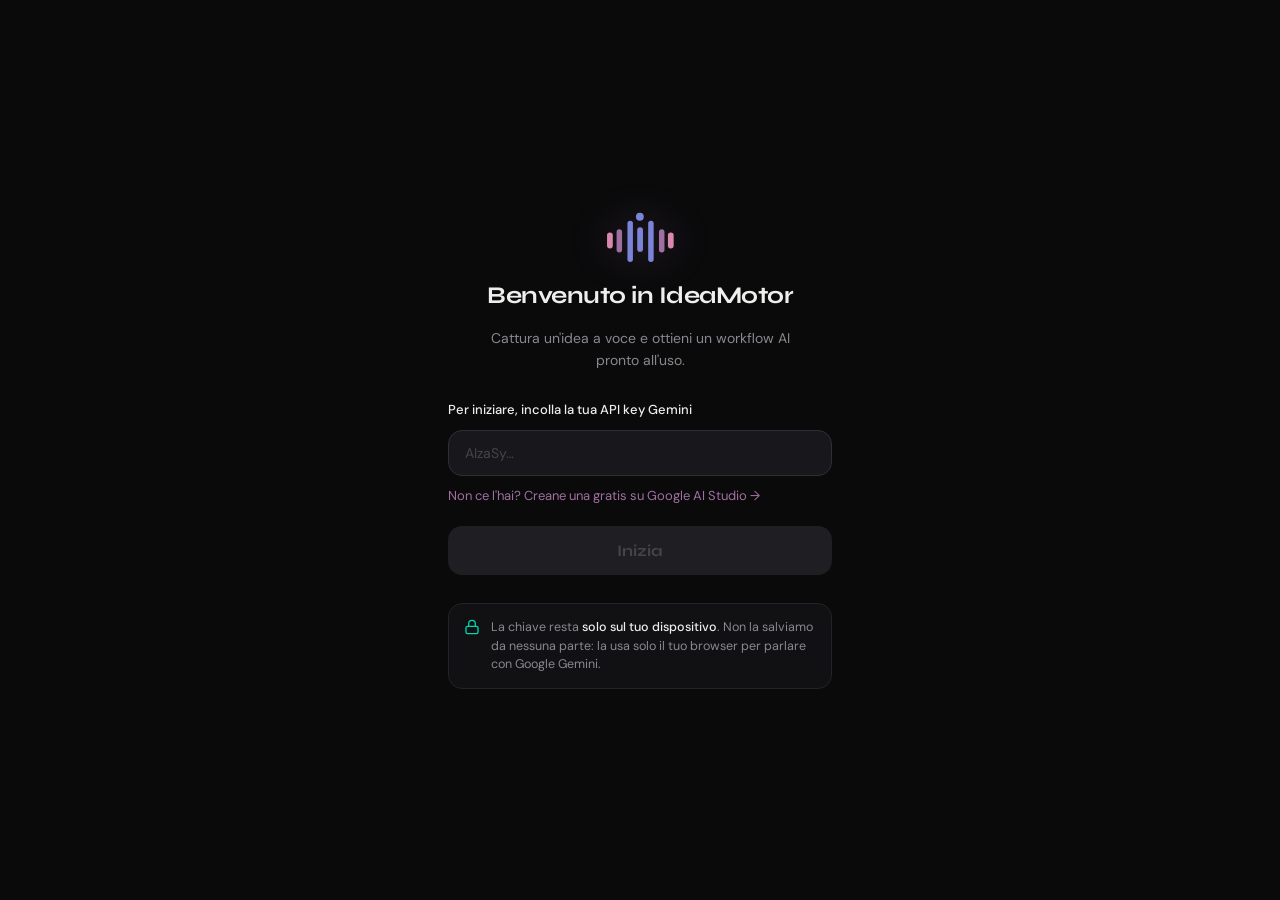
<file: index.html>
<!DOCTYPE html>
<html lang="it">
<head>
  <meta charset="UTF-8">
  <meta name="viewport" content="width=device-width, initial-scale=1.0, maximum-scale=1.0, user-scalable=no, viewport-fit=cover">
  <meta name="theme-color" content="#0A0A0B">
  <title>IdeaMotor</title>

  <!-- PWA -->
  <link rel="manifest" href="manifest.json">
  <meta name="apple-mobile-web-app-capable" content="yes">
  <meta name="apple-mobile-web-app-status-bar-style" content="black-translucent">
  <meta name="apple-mobile-web-app-title" content="IdeaMotor">
  <link rel="apple-touch-icon" href="icons/apple-touch-icon.png">

  <!-- Fonts -->
  <link rel="preconnect" href="https://fonts.googleapis.com">
  <link rel="preconnect" href="https://fonts.gstatic.com" crossorigin>
  <link href="https://fonts.googleapis.com/css2?family=Syne:wght@500;700;800&family=DM+Sans:opsz,wght@9..40,300;9..40,400;9..40,500&display=swap" rel="stylesheet">

  <link rel="stylesheet" href="css/style.css">
</head>
<body>
  <div id="app">

    <!-- ─── VIEW: BENVENUTO (primo accesso) ─── -->
    <div id="view-welcome" class="view">
      <div class="welcome-screen">
        <div class="welcome-hero">
          <svg class="welcome-logo" width="68" height="52" viewBox="20 60 472 360" fill="none">
            <circle cx="255.1" cy="99.2" r="27.3" fill="#7b84d8"/>
            <g stroke-linecap="round">
              <line x1="256.8" y1="192.3" x2="256.8" y2="322.6" stroke="#7b84d8" stroke-width="40"/>
              <line x1="187.9" y1="145.4" x2="187.9" y2="393.8" stroke="#7b84d8" stroke-width="38"/>
              <line x1="112.5" y1="205.1" x2="112.5" y2="328.7" stroke="#a06fa2" stroke-width="38"/>
              <line x1="47.2"  y1="229.6" x2="47.2"  y2="299"   stroke="#d888ae" stroke-width="40"/>
              <line x1="331.8" y1="145.4" x2="331.8" y2="393.8" stroke="#7b84d8" stroke-width="38"/>
              <line x1="406.8" y1="205.1" x2="406.8" y2="328.7" stroke="#a06fa2" stroke-width="38"/>
              <line x1="469.7" y1="229.6" x2="469.7" y2="299"   stroke="#d888ae" stroke-width="40"/>
            </g>
          </svg>
          <h1 class="welcome-title">Benvenuto in IdeaMotor</h1>
          <p class="welcome-sub">Cattura un'idea a voce e ottieni un workflow AI pronto all'uso.</p>
        </div>

        <div class="welcome-form">
          <label class="welcome-label" for="welcome-key">Per iniziare, incolla la tua API key Gemini</label>
          <input type="text" id="welcome-key" class="welcome-input" placeholder="AIzaSy…" autocomplete="off" spellcheck="false" autocapitalize="off">
          <a class="welcome-link" href="https://aistudio.google.com/app/apikey" target="_blank" rel="noopener">Non ce l'hai? Creane una gratis su Google AI Studio →</a>
          <button class="welcome-btn" id="btn-welcome-start" disabled>Inizia</button>
        </div>

        <div class="welcome-safety">
          <svg class="welcome-safety-icon" width="16" height="16" viewBox="0 0 24 24" fill="none" stroke="currentColor" stroke-width="2">
            <rect x="3" y="11" width="18" height="11" rx="2"/>
            <path d="M7 11V7a5 5 0 0 1 10 0v4"/>
          </svg>
          <p>La chiave resta <strong>solo sul tuo dispositivo</strong>. Non la salviamo da nessuna parte: la usa solo il tuo browser per parlare con Google Gemini.</p>
        </div>
      </div>
    </div>

    <!-- ─── VIEW: LISTA PROGETTI ─── -->
    <div id="view-list" class="view active">
      <header class="app-header">
        <div class="logo">
          <svg class="logo-icon" width="30" height="23" viewBox="20 60 472 360" fill="none">
            <circle cx="255.1" cy="99.2" r="27.3" fill="#7b84d8"/>
            <g stroke-linecap="round">
              <line x1="256.8" y1="192.3" x2="256.8" y2="322.6" stroke="#7b84d8" stroke-width="40"/>
              <line x1="187.9" y1="145.4" x2="187.9" y2="393.8" stroke="#7b84d8" stroke-width="38"/>
              <line x1="112.5" y1="205.1" x2="112.5" y2="328.7" stroke="#a06fa2" stroke-width="38"/>
              <line x1="47.2"  y1="229.6" x2="47.2"  y2="299"   stroke="#d888ae" stroke-width="40"/>
              <line x1="331.8" y1="145.4" x2="331.8" y2="393.8" stroke="#7b84d8" stroke-width="38"/>
              <line x1="406.8" y1="205.1" x2="406.8" y2="328.7" stroke="#a06fa2" stroke-width="38"/>
              <line x1="469.7" y1="229.6" x2="469.7" y2="299"   stroke="#d888ae" stroke-width="40"/>
            </g>
          </svg>
          <span class="logo-text">IdeaMotor</span>
        </div>
        <button class="api-chip" id="btn-settings" aria-label="Impostazioni">Impostazioni</button>
      </header>

      <main class="project-list" id="project-list">
        <div class="empty-state" id="empty-state">
          <div class="empty-pulse"></div>
          <p class="empty-title">Trasforma un'idea in un workflow AI</p>
          <p class="empty-sub">Dettala col microfono o scrivila con la matita: al resto pensa IdeaMotor.</p>
        </div>
      </main>

      <button class="fab fab-write" id="btn-write" aria-label="Scrivi un'idea">
        <svg width="24" height="24" viewBox="0 0 24 24" fill="none" stroke="currentColor" stroke-width="2">
          <path d="M12 20h9"/>
          <path d="M16.5 3.5a2.12 2.12 0 0 1 3 3L7 19l-4 1 1-4 12.5-12.5z"/>
        </svg>
      </button>
      <button class="fab" id="btn-capture" aria-label="Cattura idea">
        <svg width="26" height="26" viewBox="0 0 24 24" fill="none" stroke="currentColor" stroke-width="2">
          <path d="M12 1a3 3 0 0 0-3 3v8a3 3 0 0 0 6 0V4a3 3 0 0 0-3-3z"/>
          <path d="M19 10v2a7 7 0 0 1-14 0v-2"/>
          <line x1="12" y1="19" x2="12" y2="23"/>
          <line x1="8" y1="23" x2="16" y2="23"/>
        </svg>
      </button>
    </div>

    <!-- ─── VIEW: CATTURA ─── -->
    <div id="view-capture" class="view">
      <div class="capture-screen">
        <button class="close-capture-btn" id="btn-capture-close" aria-label="Chiudi">
          <svg width="18" height="18" viewBox="0 0 24 24" fill="none" stroke="currentColor" stroke-width="2">
            <line x1="18" y1="6" x2="6" y2="18"/><line x1="6" y1="6" x2="18" y2="18"/>
          </svg>
        </button>

        <div class="capture-top">
          <span class="capture-status" id="capture-status">In ascolto</span>
          <span class="capture-dot" id="capture-dot"></span>
        </div>

        <canvas id="waveform" class="waveform"></canvas>

        <p class="transcript" id="transcript-display">Inizia a parlare…</p>

        <button class="stop-btn" id="btn-stop-capture">
          <svg width="18" height="18" viewBox="0 0 24 24" fill="currentColor">
            <rect x="3" y="3" width="18" height="18" rx="3"/>
          </svg>
          Elabora idea
        </button>
      </div>
    </div>

    <!-- ─── VIEW: DETTAGLIO PROGETTO ─── -->
    <div id="view-detail" class="view">
      <header class="detail-header">
        <button class="icon-btn" id="btn-detail-back" aria-label="Indietro">
          <svg width="20" height="20" viewBox="0 0 24 24" fill="none" stroke="currentColor" stroke-width="2">
            <polyline points="15 18 9 12 15 6"/>
          </svg>
        </button>
        <span class="archetype-chip" id="detail-archetype-chip"></span>
        <button class="icon-btn danger" id="btn-delete-project" aria-label="Elimina progetto">
          <svg width="18" height="18" viewBox="0 0 24 24" fill="none" stroke="currentColor" stroke-width="1.8">
            <polyline points="3 6 5 6 21 6"/>
            <path d="M19 6l-1 14H6L5 6"/>
            <path d="M10 11v6"/><path d="M14 11v6"/>
            <path d="M9 6V4h6v2"/>
          </svg>
        </button>
      </header>
      <div class="detail-content" id="detail-content"></div>
    </div>

    <!-- ─── VIEW: SCRIVI IDEA ─── -->
    <div id="view-write" class="view">
      <header class="detail-header">
        <button class="icon-btn" id="btn-write-back" aria-label="Indietro">
          <svg width="20" height="20" viewBox="0 0 24 24" fill="none" stroke="currentColor" stroke-width="2">
            <polyline points="15 18 9 12 15 6"/>
          </svg>
        </button>
        <span class="write-title">Scrivi un'idea</span>
        <span style="width:38px"></span>
      </header>
      <div class="write-screen">
        <p class="write-hint" id="write-hint" hidden>Io capisco tanto, ma a volte sulla dettatura sento male. Sentiti libero di correggere — o di proseguire senza modifiche.</p>
        <textarea id="write-input" class="write-input" placeholder="Descrivi la tua idea — anche solo qualche riga." rows="6"></textarea>
        <button class="save-btn" id="btn-write-process" disabled>Elabora idea</button>
      </div>
    </div>

    <!-- Processing overlay (globale: voce + testo) -->
    <div class="processing-overlay" id="processing-overlay">
      <div class="processing-inner">
        <div class="spinner"></div>
        <p id="processing-text">IdeaMotor sta elaborando…</p>
      </div>
    </div>

    <!-- ─── SETTINGS DRAWER ─── -->
    <div class="drawer-overlay" id="drawer-overlay"></div>
    <div class="settings-drawer" id="settings-drawer">
      <div class="drawer-handle"></div>
      <div style="display:flex; align-items:center; justify-content:space-between;">
        <h2 class="drawer-title">Impostazioni</h2>
        <button class="icon-btn" id="btn-close-settings" aria-label="Chiudi impostazioni">
          <svg width="20" height="20" viewBox="0 0 24 24" fill="none" stroke="currentColor" stroke-width="2">
            <line x1="18" y1="6" x2="6" y2="18"/><line x1="6" y1="6" x2="18" y2="18"/>
          </svg>
        </button>
      </div>

      <div class="settings-section">
        <h3 class="settings-section-title">API Keys</h3>
        <p class="settings-note">La chiave è salvata <strong>solo localmente</strong> sul tuo dispositivo: non la salviamo da nessuna parte, la usa solo il tuo browser per parlare con Gemini.</p>
        <p class="settings-note">Il <strong>motore</strong> che interpreta le idee è <strong>Gemini</strong>.</p>

        <div class="api-key-field">
          <label for="key-gemini">Gemini <span class="engine-badge">Motore</span></label>
          <div class="key-wrap">
            <input type="password" id="key-gemini" placeholder="AIzaSy…" autocomplete="off" spellcheck="false">
            <button class="show-key-btn" data-target="key-gemini" aria-label="Mostra/nascondi">
              <svg width="16" height="16" viewBox="0 0 24 24" fill="none" stroke="currentColor" stroke-width="2">
                <path d="M1 12s4-8 11-8 11 8 11 8-4 8-11 8-11-8-11-8z"/><circle cx="12" cy="12" r="3"/>
              </svg>
            </button>
          </div>
        </div>

        <div class="api-key-field" hidden style="display:none">
          <label for="key-claude">Claude (Anthropic)</label>
          <div class="key-wrap">
            <input type="password" id="key-claude" placeholder="sk-ant-…" autocomplete="off" spellcheck="false">
            <button class="show-key-btn" data-target="key-claude" aria-label="Mostra/nascondi">
              <svg width="16" height="16" viewBox="0 0 24 24" fill="none" stroke="currentColor" stroke-width="2">
                <path d="M1 12s4-8 11-8 11 8 11 8-4 8-11 8-11-8-11-8z"/><circle cx="12" cy="12" r="3"/>
              </svg>
            </button>
          </div>
        </div>

        <div class="api-key-field" hidden style="display:none">
          <label for="key-openai">OpenAI</label>
          <div class="key-wrap">
            <input type="password" id="key-openai" placeholder="sk-…" autocomplete="off" spellcheck="false">
            <button class="show-key-btn" data-target="key-openai" aria-label="Mostra/nascondi">
              <svg width="16" height="16" viewBox="0 0 24 24" fill="none" stroke="currentColor" stroke-width="2">
                <path d="M1 12s4-8 11-8 11 8 11 8-4 8-11 8-11-8-11-8z"/><circle cx="12" cy="12" r="3"/>
              </svg>
            </button>
          </div>
        </div>

        <div class="api-key-field" hidden style="display:none">
          <label for="key-perplexity">Perplexity</label>
          <div class="key-wrap">
            <input type="password" id="key-perplexity" placeholder="pplx-…" autocomplete="off" spellcheck="false">
            <button class="show-key-btn" data-target="key-perplexity" aria-label="Mostra/nascondi">
              <svg width="16" height="16" viewBox="0 0 24 24" fill="none" stroke="currentColor" stroke-width="2">
                <path d="M1 12s4-8 11-8 11 8 11 8-4 8-11 8-11-8-11-8z"/><circle cx="12" cy="12" r="3"/>
              </svg>
            </button>
          </div>
        </div>

        <button class="save-btn" id="btn-save-keys">Salva</button>
      </div>

      <div class="settings-section">
        <h3 class="settings-section-title">Backup dello storico</h3>
        <p class="settings-note">I tuoi progetti restano <strong>solo sul dispositivo</strong>. Esporta un backup prima di reinstallare l'app o cambiare device, poi reimportalo per ripristinare lo storico.</p>
        <button class="link-cta" id="btn-backup-info">Come funziona?</button>
        <div style="display:flex; gap:10px;">
          <button class="save-btn" id="btn-export" style="flex:1">Esporta storico</button>
          <button class="save-btn" id="btn-import" style="flex:1">Importa storico</button>
        </div>
        <input type="file" id="import-file" accept="application/json,.json" hidden>
      </div>

      <div class="settings-section">
        <h3 class="settings-section-title">App</h3>
        <p class="settings-note settings-version">IdeaMotor v1.0 · rfs-design · 2026</p>
      </div>
    </div>

    <!-- ─── INFO BACKUP (mini-guida) ─── -->
    <div class="info-overlay" id="info-overlay"></div>
    <div class="info-modal" id="info-modal">
      <div class="info-modal-head">
        <h3>Come funziona il backup</h3>
        <button class="icon-btn" id="btn-info-close" aria-label="Chiudi">
          <svg width="18" height="18" viewBox="0 0 24 24" fill="none" stroke="currentColor" stroke-width="2">
            <line x1="18" y1="6" x2="6" y2="18"/><line x1="6" y1="6" x2="18" y2="18"/>
          </svg>
        </button>
      </div>
      <p class="info-body"><strong>I tuoi progetti vivono solo su questo dispositivo.</strong> Niente server, niente cloud: è privato. Ma vuol dire anche che se disinstalli l'app o cambi device, si cancellano. Il backup è la tua rete: <strong>Esporta storico</strong> salva tutto in un file (JSON), <strong>Importa storico</strong> lo rimette com'era.</p>
      <div class="info-note" id="info-note-ios" hidden>
        <span class="info-note-label">Su iPhone / iPad</span>
        Per ripristinare, prima aggiungi l'app alla Home (in Safari: Condividi → Aggiungi a Home), aprila da lì, poi Importa. L'app sulla Home ha una memoria sua: se importi dentro Safari, non la ritrovi.
      </div>
      <div class="info-note" id="info-note-android" hidden>
        <span class="info-note-label">Su Android</span>
        Prima installa l'app (menu del browser → Installa app), aprila da lì, poi Importa.
      </div>
      <div class="info-note" id="info-note-desktop" hidden>
        <span class="info-note-label">Su computer</span>
        I dati vivono in questo browser. Esporta e importa il file JSON; se cambi browser o cancelli i dati del sito, ripristina dal backup.
      </div>
    </div>

    <!-- ─── INSTALL BANNER (biscotto) ─── -->
    <div class="install-banner" id="install-banner" hidden>
      <div class="install-top">
        <div class="install-icon">
          <svg width="30" height="23" viewBox="20 60 472 360" fill="none">
            <circle cx="255.1" cy="99.2" r="27.3" fill="#7b84d8"/>
            <g stroke-linecap="round">
              <line x1="256.8" y1="192.3" x2="256.8" y2="322.6" stroke="#7b84d8" stroke-width="40"/>
              <line x1="187.9" y1="145.4" x2="187.9" y2="393.8" stroke="#7b84d8" stroke-width="38"/>
              <line x1="112.5" y1="205.1" x2="112.5" y2="328.7" stroke="#a06fa2" stroke-width="38"/>
              <line x1="47.2"  y1="229.6" x2="47.2"  y2="299"   stroke="#d888ae" stroke-width="40"/>
              <line x1="331.8" y1="145.4" x2="331.8" y2="393.8" stroke="#7b84d8" stroke-width="38"/>
              <line x1="406.8" y1="205.1" x2="406.8" y2="328.7" stroke="#a06fa2" stroke-width="38"/>
              <line x1="469.7" y1="229.6" x2="469.7" y2="299"   stroke="#d888ae" stroke-width="40"/>
            </g>
          </svg>
        </div>
        <div class="install-text">
          <p class="install-title">Installa IdeaMotor</p>
          <p class="install-sub">Usala come un'app: accesso rapido, schermo pieno, e le tue idee sempre a portata.</p>
        </div>
        <button class="install-close" id="install-close" aria-label="Chiudi">
          <svg width="18" height="18" viewBox="0 0 24 24" fill="none" stroke="currentColor" stroke-width="2">
            <line x1="18" y1="6" x2="6" y2="18"/><line x1="6" y1="6" x2="18" y2="18"/>
          </svg>
        </button>
      </div>
      <div class="install-actions">
        <button class="install-btn install-primary" id="install-accept">Installa</button>
        <button class="install-btn install-secondary" id="install-dismiss">Non ora</button>
      </div>
      <div class="install-hint" id="install-ios-hint" hidden>
        Tocca <strong>Condividi</strong> nella barra di Safari, poi <strong>“Aggiungi alla schermata Home”</strong>.
      </div>
    </div>

  </div><!-- #app -->

  <script type="module" src="js/app.js"></script>
</body>
</html>
</file>
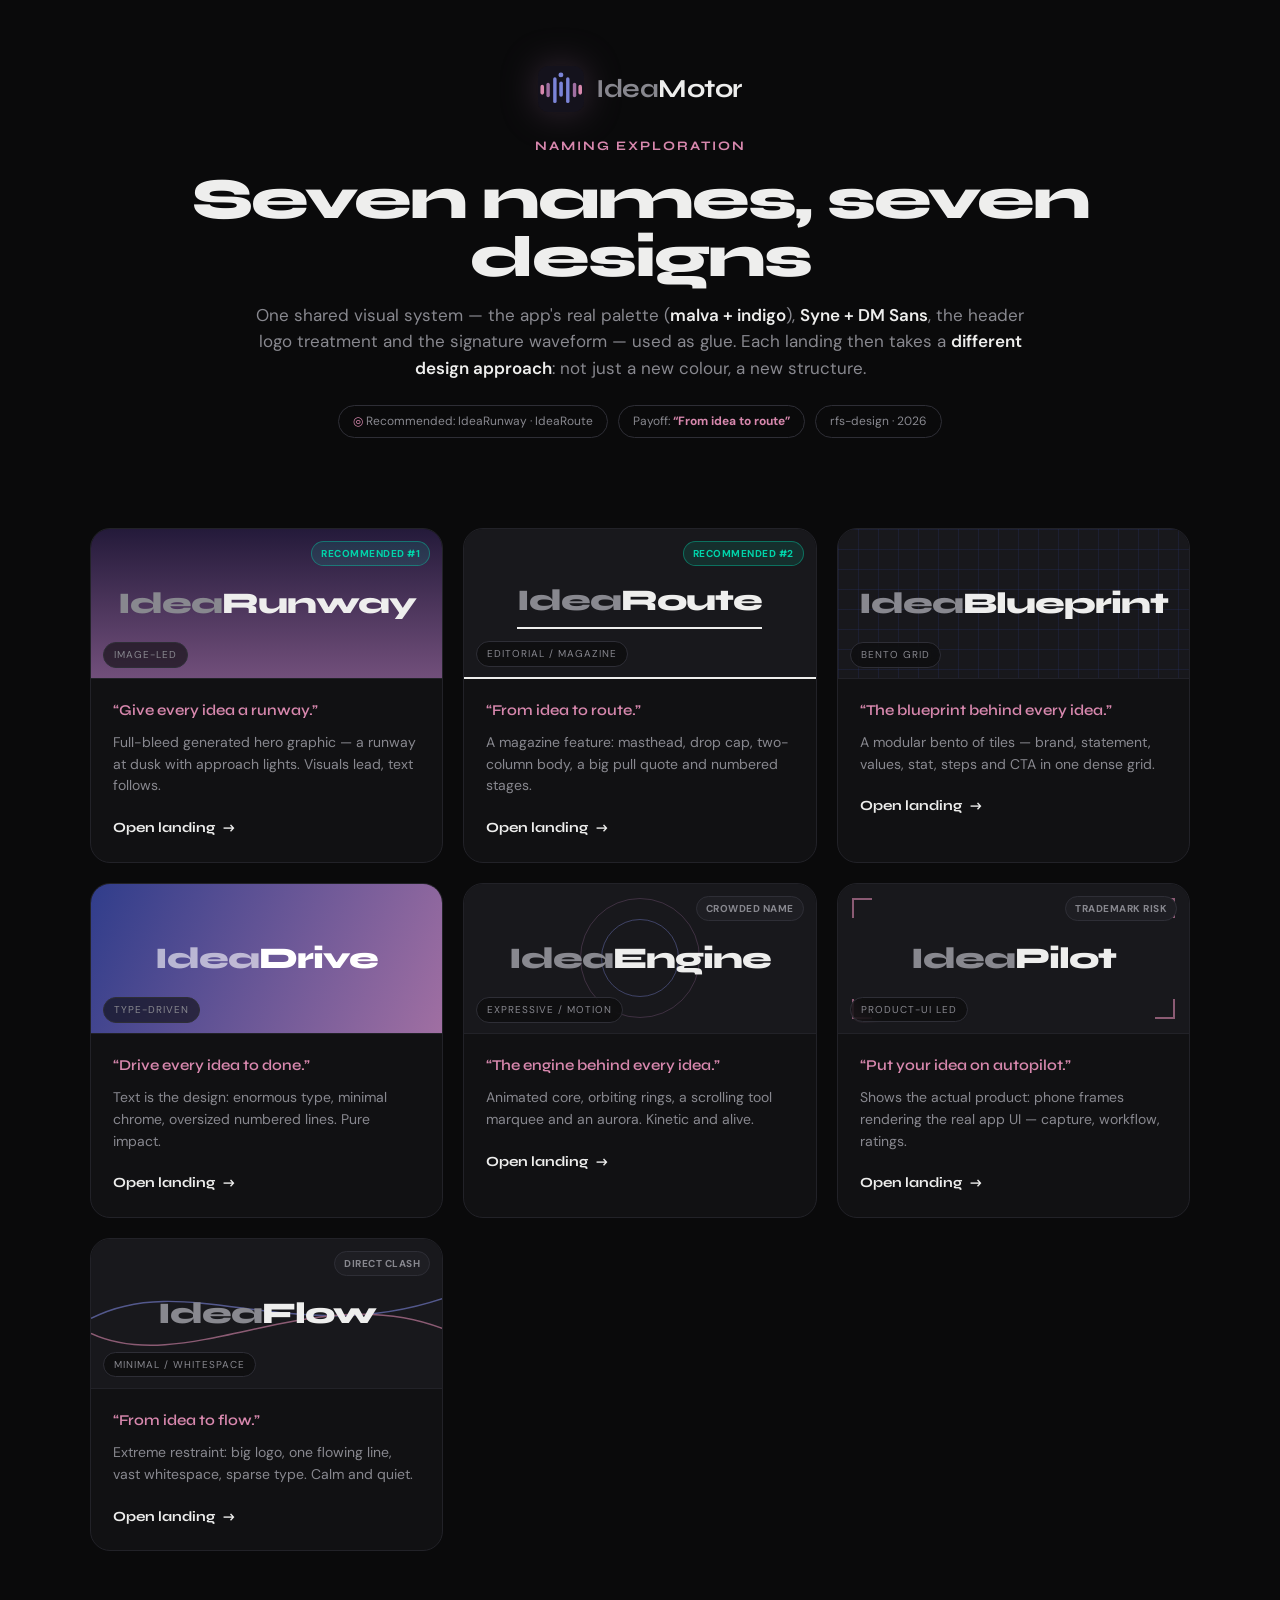
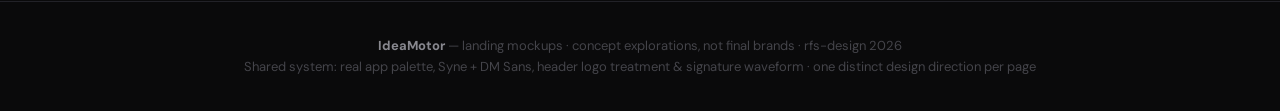
<file: landing-mockups/index.html>
<!DOCTYPE html>
<html lang="en">
<head>
<meta charset="UTF-8">
<meta name="viewport" content="width=device-width, initial-scale=1.0">
<title>IdeaMotor — Naming Landing Mockups</title>
<link rel="preconnect" href="https://fonts.googleapis.com">
<link rel="preconnect" href="https://fonts.gstatic.com" crossorigin>
<link href="https://fonts.googleapis.com/css2?family=Syne:wght@600;700;800&family=DM+Sans:wght@400;500;600&display=swap" rel="stylesheet">
<style>
  :root{
    --bg:#0A0A0B;--surface:#111113;--surface-2:#18181C;--surface-3:#1E1E23;--border:#222228;--border-2:#2E2E36;
    --malva:#a06fa2;--peri:#7b84d8;--malva-lt:#d888ae;--indigo:#303d8b;
    --lo:rgba(160,111,162,.12);--glow:rgba(160,111,162,.28);--grad:linear-gradient(135deg,#303d8b 0%,#a06fa2 100%);
    --success:#00D4AA;--t1:#EEEEED;--t2:#88888F;--t3:#44444A;
    --disp:'Syne',system-ui,sans-serif;--body:'DM Sans',system-ui,sans-serif;
  }
  *{box-sizing:border-box;margin:0;padding:0}
  body{background:var(--bg);color:var(--t1);font-family:var(--body);line-height:1.55;-webkit-font-smoothing:antialiased}
  a{color:inherit;text-decoration:none}
  .wrap{max-width:1160px;margin:0 auto;padding:0 30px}
  .head{text-align:center;padding:66px 0 40px}
  .brandbig{display:inline-flex;align-items:center;gap:12px;margin-bottom:24px}
  .brandbig .mk{width:46px;height:46px;filter:drop-shadow(0 0 18px var(--glow))}
  .brandbig .wm{font-family:var(--disp);font-weight:700;font-size:26px;letter-spacing:-.5px}
  .brandbig .wm .i{color:var(--t2)}
  .waveform{width:100%;max-width:520px;height:64px;margin:0 auto 24px;display:block}
  .kicker{font-family:var(--disp);font-size:13px;letter-spacing:2px;text-transform:uppercase;color:var(--malva-lt);font-weight:700}
  h1{font-family:var(--disp);font-weight:800;font-size:clamp(32px,5.5vw,58px);letter-spacing:-2px;line-height:1;margin:14px 0 16px}
  .lead{color:var(--t2);font-size:17px;max-width:64ch;margin:0 auto}
  .lead b{color:var(--t1);font-weight:600}
  .meta{display:flex;gap:10px;justify-content:center;flex-wrap:wrap;margin:24px 0 10px}
  .chip{font-size:12px;color:var(--t2);border:1px solid var(--border-2);border-radius:24px;padding:6px 14px}
  .chip b{color:var(--malva-lt)}

  .grid{display:grid;grid-template-columns:repeat(auto-fill,minmax(330px,1fr));gap:20px;padding:40px 0 30px}
  .card{background:var(--surface);border:1px solid var(--border);border-radius:20px;overflow:hidden;transition:.18s;display:flex;flex-direction:column;position:relative}
  .card:hover{border-color:var(--malva-lt);transform:translateY(-4px)}
  .preview{height:150px;position:relative;overflow:hidden;display:flex;align-items:center;justify-content:center;border-bottom:1px solid var(--border)}
  .preview .nm{font-family:var(--disp);font-weight:800;font-size:30px;letter-spacing:-1px;z-index:2}
  .preview .nm .i{color:var(--t2)}
  .dir{position:absolute;bottom:10px;left:12px;z-index:4;font-size:10px;letter-spacing:1px;text-transform:uppercase;color:var(--t2);background:rgba(10,10,11,.6);border:1px solid var(--border-2);border-radius:20px;padding:4px 10px;backdrop-filter:blur(6px)}
  .badge{position:absolute;top:12px;right:12px;font-size:10px;letter-spacing:.5px;text-transform:uppercase;font-weight:700;padding:4px 9px;border-radius:20px;z-index:3}
  .badge.rec{background:rgba(0,212,170,.12);color:var(--success);border:1px solid rgba(0,212,170,.4)}
  .badge.warn{background:var(--surface-3);color:var(--t2);border:1px solid var(--border-2)}
  .cbody{padding:20px 22px 22px}
  .cbody .pay{font-family:var(--disp);font-weight:600;font-size:15px;color:var(--malva-lt);margin-bottom:10px}
  .cbody p{color:var(--t2);font-size:14px;margin-bottom:18px}
  .open{display:inline-flex;align-items:center;gap:8px;font-family:var(--disp);font-weight:700;font-size:14px;color:var(--t1)}
  .open .arw{transition:.15s}.card:hover .open .arw{transform:translateX(4px);color:var(--malva-lt)}

  .p-runway{background:linear-gradient(180deg,#241a3a,#a06fa2 160%)}
  .p-route{background:var(--surface-2);border-bottom:2px solid var(--t1)!important}
  .p-route .nm{border-bottom:2px solid var(--t1);padding-bottom:4px}
  .p-blueprint{background:var(--surface-2);background-image:linear-gradient(rgba(48,61,139,.2) 1px,transparent 1px),linear-gradient(90deg,rgba(48,61,139,.2) 1px,transparent 1px);background-size:20px 20px}
  .p-drive{background:linear-gradient(115deg,var(--indigo),var(--malva))}
  .p-drive .nm{color:#fff}.p-drive .nm .i{color:rgba(255,255,255,.6)}
  .p-engine{background:var(--surface-2)}
  .p-engine .rr{position:absolute;width:120px;height:120px;border-radius:50%;border:1px solid var(--glow)}
  .p-engine .rr.b{width:78px;height:78px;border-color:rgba(123,132,216,.4)}
  .p-pilot{background:var(--surface-2)}
  .p-pilot .cn{position:absolute;width:20px;height:20px;border:2px solid var(--malva-lt);opacity:.6}
  .p-pilot .tl{top:14px;left:14px;border-right:0;border-bottom:0}.p-pilot .tr{top:14px;right:14px;border-left:0;border-bottom:0}
  .p-pilot .bl{bottom:14px;left:14px;border-right:0;border-top:0}.p-pilot .br{bottom:14px;right:14px;border-left:0;border-top:0}
  .p-flow{background:var(--surface-2)}

  footer{border-top:1px solid var(--border);padding:34px 0;color:var(--t3);font-size:13px;text-align:center;margin-top:20px}
  footer b{color:var(--t2)}
</style>
</head>
<body>
<header class="head wrap">
  <div class="brandbig">
    <svg class="mk" viewBox="0 0 512 512" aria-hidden="true"><rect width="512" height="512" rx="112" fill="#14121c"/><circle cx="255.1" cy="99.2" r="27.3" fill="#7b84d8"/><g fill="none" stroke-linecap="round"><line x1="256.8" y1="192.3" x2="256.8" y2="322.6" stroke="#7b84d8" stroke-width="40"/><line x1="187.9" y1="145.4" x2="187.9" y2="393.8" stroke="#7b84d8" stroke-width="38"/><line x1="112.5" y1="205.1" x2="112.5" y2="328.7" stroke="#a06fa2" stroke-width="38"/><line x1="47.2" y1="229.6" x2="47.2" y2="299" stroke="#d888ae" stroke-width="40"/><line x1="331.8" y1="145.4" x2="331.8" y2="393.8" stroke="#7b84d8" stroke-width="38"/><line x1="406.8" y1="205.1" x2="406.8" y2="328.7" stroke="#a06fa2" stroke-width="38"/><line x1="469.7" y1="229.6" x2="469.7" y2="299" stroke="#d888ae" stroke-width="40"/></g></svg>
    <span class="wm"><span class="i">Idea</span>Motor</span>
  </div>
  <div class="kicker">Naming exploration</div>
  <h1>Seven names, seven designs</h1>
  <p class="lead">One shared visual system — the app's real palette (<b>malva + indigo</b>), <b>Syne + DM Sans</b>, the header logo treatment and the signature waveform — used as glue. Each landing then takes a <b>different design approach</b>: not just a new colour, a new structure.</p>
  <div class="meta">
    <span class="chip"><b>◎</b> Recommended: IdeaRunway · IdeaRoute</span>
    <span class="chip">Payoff: <b>“From idea to route”</b></span>
    <span class="chip">rfs-design · 2026</span>
  </div>
</header>

<main class="wrap">
  <section class="grid">
    <a class="card" href="idearunway.html">
      <div class="preview p-runway"><span class="nm"><span class="i">Idea</span>Runway</span><span class="badge rec">Recommended #1</span><span class="dir">Image-led</span></div>
      <div class="cbody"><div class="pay">“Give every idea a runway.”</div><p>Full-bleed generated hero graphic — a runway at dusk with approach lights. Visuals lead, text follows.</p><span class="open">Open landing <span class="arw">→</span></span></div>
    </a>
    <a class="card" href="idearoute.html">
      <div class="preview p-route"><span class="nm"><span class="i">Idea</span>Route</span><span class="badge rec">Recommended #2</span><span class="dir">Editorial / magazine</span></div>
      <div class="cbody"><div class="pay">“From idea to route.”</div><p>A magazine feature: masthead, drop cap, two-column body, a big pull quote and numbered stages.</p><span class="open">Open landing <span class="arw">→</span></span></div>
    </a>
    <a class="card" href="ideablueprint.html">
      <div class="preview p-blueprint"><span class="nm"><span class="i">Idea</span>Blueprint</span><span class="dir">Bento grid</span></div>
      <div class="cbody"><div class="pay">“The blueprint behind every idea.”</div><p>A modular bento of tiles — brand, statement, values, stat, steps and CTA in one dense grid.</p><span class="open">Open landing <span class="arw">→</span></span></div>
    </a>
    <a class="card" href="ideadrive.html">
      <div class="preview p-drive"><span class="nm"><span class="i">Idea</span>Drive</span><span class="dir">Type-driven</span></div>
      <div class="cbody"><div class="pay">“Drive every idea to done.”</div><p>Text is the design: enormous type, minimal chrome, oversized numbered lines. Pure impact.</p><span class="open">Open landing <span class="arw">→</span></span></div>
    </a>
    <a class="card" href="ideaengine.html">
      <div class="preview p-engine"><span class="rr"></span><span class="rr b"></span><span class="nm"><span class="i">Idea</span>Engine</span><span class="badge warn">Crowded name</span><span class="dir">Expressive / motion</span></div>
      <div class="cbody"><div class="pay">“The engine behind every idea.”</div><p>Animated core, orbiting rings, a scrolling tool marquee and an aurora. Kinetic and alive.</p><span class="open">Open landing <span class="arw">→</span></span></div>
    </a>
    <a class="card" href="ideapilot.html">
      <div class="preview p-pilot"><span class="cn tl"></span><span class="cn tr"></span><span class="cn bl"></span><span class="cn br"></span><span class="nm"><span class="i">Idea</span>Pilot</span><span class="badge warn">Trademark risk</span><span class="dir">Product-UI led</span></div>
      <div class="cbody"><div class="pay">“Put your idea on autopilot.”</div><p>Shows the actual product: phone frames rendering the real app UI — capture, workflow, ratings.</p><span class="open">Open landing <span class="arw">→</span></span></div>
    </a>
    <a class="card" href="ideaflow.html">
      <div class="preview p-flow"><svg width="100%" height="100%" viewBox="0 0 330 150" preserveAspectRatio="none" style="position:absolute;inset:0;opacity:.6"><path d="M0,80 C90,30 190,110 330,60" stroke="#7b84d8" stroke-width="1.5" fill="none"/><path d="M0,95 C90,140 210,40 330,90" stroke="#d888ae" stroke-width="1.5" fill="none"/></svg><span class="nm"><span class="i">Idea</span>Flow</span><span class="badge warn">Direct clash</span><span class="dir">Minimal / whitespace</span></div>
      <div class="cbody"><div class="pay">“From idea to flow.”</div><p>Extreme restraint: big logo, one flowing line, vast whitespace, sparse type. Calm and quiet.</p><span class="open">Open landing <span class="arw">→</span></span></div>
    </a>
  </section>
</main>

<footer>
  <b>IdeaMotor</b> — landing mockups · concept explorations, not final brands · rfs-design 2026<br>
  Shared system: real app palette, Syne + DM Sans, header logo treatment & signature waveform · one distinct design direction per page
</footer>

<script>
  const wf=document.getElementById('wf');
  if(wf){const N=42,W=520,H=64,mid=H/2,gap=W/N,cols=['#d888ae','#7b84d8'];let s='';
  for(let i=0;i<N;i++){const x=i*gap+gap/2;const env=Math.sin(Math.PI*(i+.5)/N);const h=Math.abs((0.12+0.88*env*(0.55+0.45*Math.sin(i*1.9)))*mid);
    s+=`<line x1="${x}" y1="${mid-h}" x2="${x}" y2="${mid+h}" stroke="${i%2?cols[1]:cols[0]}" stroke-width="3" stroke-linecap="round"/>`;}
  wf.innerHTML=s;}
</script>
</body>
</html>
</file>
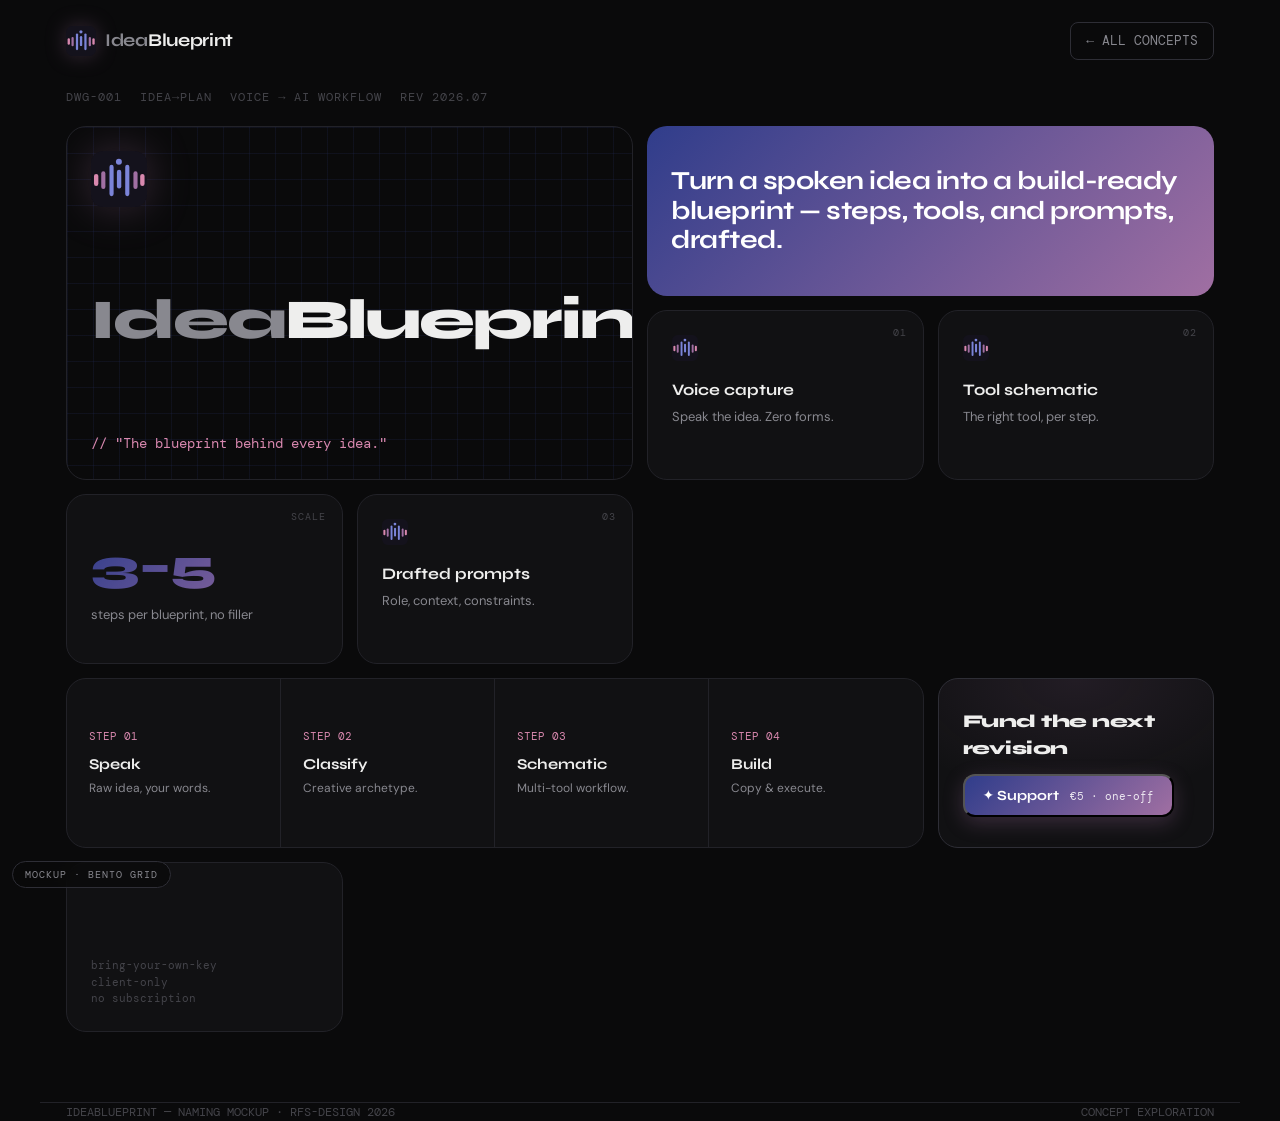
<file: landing-mockups/ideablueprint.html>
<!DOCTYPE html>
<html lang="en">
<head>
<meta charset="UTF-8">
<meta name="viewport" content="width=device-width, initial-scale=1.0">
<title>IdeaBlueprint — The blueprint behind every idea</title>
<link rel="preconnect" href="https://fonts.googleapis.com">
<link rel="preconnect" href="https://fonts.gstatic.com" crossorigin>
<link href="https://fonts.googleapis.com/css2?family=Syne:wght@600;700;800&family=DM+Sans:wght@400;500;600&family=DM+Mono:wght@400;500&display=swap" rel="stylesheet">
<style>
  :root{
    --bg:#0A0A0B;--surface:#111113;--surface-2:#18181C;--surface-3:#1E1E23;--border:#222228;--border-2:#2E2E36;
    --malva:#a06fa2;--peri:#7b84d8;--malva-lt:#d888ae;--indigo:#303d8b;
    --lo:rgba(160,111,162,.12);--glow:rgba(160,111,162,.28);--grad:linear-gradient(135deg,#303d8b 0%,#a06fa2 100%);
    --success:#00D4AA;--t1:#EEEEED;--t2:#88888F;--t3:#44444A;
    --disp:'Syne',system-ui,sans-serif;--body:'DM Sans',system-ui,sans-serif;--mono:'DM Mono',monospace;
  }
  *{box-sizing:border-box;margin:0;padding:0}
  body{background:var(--bg);color:var(--t1);font-family:var(--body);line-height:1.5;-webkit-font-smoothing:antialiased;overflow-x:hidden}
  a{color:inherit;text-decoration:none}
  .wrap{max-width:1200px;margin:0 auto;padding:0 26px}
  .brand{display:flex;align-items:center;gap:9px}
  .brand .mk{width:30px;height:30px;flex-shrink:0;filter:drop-shadow(0 0 10px var(--glow))}
  .brand .wm{font-family:var(--disp);font-weight:700;font-size:18px;letter-spacing:-.3px;color:var(--t1)}
  .brand .wm .i{color:var(--t2)}
  .mock{position:fixed;bottom:12px;left:12px;font-family:var(--mono);font-size:10px;letter-spacing:1px;text-transform:uppercase;color:var(--t2);border:1px solid var(--border-2);border-radius:20px;padding:5px 12px;background:rgba(10,10,11,.72);backdrop-filter:blur(8px);z-index:40}
  nav{display:flex;align-items:center;justify-content:space-between;padding:22px 26px;max-width:1200px;margin:0 auto}
  .navcta{font-family:var(--mono);font-size:13px;color:var(--t2);border:1px solid var(--border-2);padding:8px 15px;border-radius:8px;transition:.15s}
  .navcta:hover{color:var(--t1);border-color:var(--malva)}

  .lead-line{max-width:1200px;margin:6px auto 20px;padding:0 26px;font-family:var(--mono);font-size:12px;color:var(--t3);letter-spacing:1px;display:flex;gap:18px;flex-wrap:wrap}

  /* ── BENTO GRID ── */
  .bento{display:grid;grid-template-columns:repeat(4,1fr);grid-auto-rows:170px;gap:14px;margin-bottom:70px}
  .cell{background:var(--surface);border:1px solid var(--border);border-radius:20px;padding:24px;position:relative;overflow:hidden}
  .cell .tag{position:absolute;top:14px;right:16px;font-family:var(--mono);font-size:10px;color:var(--t3);letter-spacing:1px}
  /* brand cell */
  .c-brand{grid-column:span 2;grid-row:span 2;display:flex;flex-direction:column;justify-content:space-between;
    background:linear-gradient(155deg,rgba(48,61,139,.28),var(--surface));
    background-image:linear-gradient(rgba(48,61,139,.14) 1px,transparent 1px),linear-gradient(90deg,rgba(48,61,139,.14) 1px,transparent 1px);background-size:26px 26px}
  .c-brand .big{display:flex;align-items:center;gap:14px}
  .c-brand .big .mk{width:56px;height:56px;filter:drop-shadow(0 0 20px var(--glow))}
  .c-brand h1{font-family:var(--disp);font-weight:800;font-size:clamp(34px,4.4vw,58px);letter-spacing:-2px;line-height:.95}
  .c-brand h1 .i{color:var(--t2)}
  .c-brand .pf{font-family:var(--mono);font-size:14px;color:var(--malva-lt)}
  /* payoff/statement */
  .c-say{grid-column:span 2;display:flex;align-items:center;background:linear-gradient(135deg,#303d8b,#a06fa2);border:none}
  .c-say p{font-family:var(--disp);font-weight:700;font-size:clamp(18px,2.2vw,26px);letter-spacing:-.5px;color:#fff;line-height:1.15}
  /* value cells */
  .c-val .mk{width:26px;height:26px;margin-bottom:10px}
  .c-val h3{font-family:var(--disp);font-weight:700;font-size:16px;margin-bottom:5px}
  .c-val p{color:var(--t2);font-size:13px}
  /* stat */
  .c-stat{display:flex;flex-direction:column;justify-content:center;text-align:left}
  .c-stat .k{font-family:var(--disp);font-weight:800;font-size:46px;letter-spacing:-1px;background:var(--grad);-webkit-background-clip:text;background-clip:text;-webkit-text-fill-color:transparent}
  .c-stat .l{color:var(--t2);font-size:13px;margin-top:4px}
  /* steps wide */
  .c-steps{grid-column:span 3;display:flex;align-items:center;gap:0;padding:0}
  .c-steps .st{flex:1;padding:22px;border-right:1px solid var(--border);height:100%;display:flex;flex-direction:column;justify-content:center}
  .c-steps .st:last-child{border-right:none}
  .c-steps .n{font-family:var(--mono);font-size:11px;color:var(--malva-lt);margin-bottom:8px}
  .c-steps h4{font-family:var(--disp);font-weight:700;font-size:15px;margin-bottom:4px}
  .c-steps p{color:var(--t2);font-size:12px}
  /* cta */
  .c-cta{grid-row:span 1;display:flex;flex-direction:column;justify-content:center;gap:12px;border-color:var(--border-2);background:radial-gradient(200px 120px at 50% 0,var(--lo),transparent),var(--surface)}
  .c-cta h4{font-family:var(--disp);font-weight:800;font-size:18px;letter-spacing:-.5px}
  .tip{display:inline-flex;align-items:center;gap:8px;background:var(--grad);color:#fff;font-family:var(--disp);font-weight:700;font-size:14px;padding:11px 18px;border-radius:12px;box-shadow:0 6px 20px var(--glow);cursor:pointer;transition:.15s;align-self:flex-start}
  .tip:hover{transform:translateY(-2px)}.tip small{font-weight:400;opacity:.85;font-family:var(--mono);font-size:11px}
  .c-note{display:flex;align-items:flex-end}
  .c-note p{font-family:var(--mono);font-size:11px;color:var(--t3);line-height:1.5}

  footer{border-top:1px solid var(--border);padding:26px 0;color:var(--t3);font-family:var(--mono);font-size:12px;display:flex;justify-content:space-between;flex-wrap:wrap;gap:10px}
  @media(max-width:900px){.bento{grid-template-columns:repeat(2,1fr)}.c-brand{grid-column:span 2}.c-say{grid-column:span 2}.c-steps{grid-column:span 2}}
  @media(max-width:560px){.bento{grid-template-columns:1fr;grid-auto-rows:auto}.cell{min-height:150px}.c-brand,.c-say,.c-steps{grid-column:span 1}.c-steps{flex-direction:column}.c-steps .st{border-right:none;border-bottom:1px solid var(--border);width:100%}}
</style>
</head>
<body>
<span class="mock">Mockup · Bento grid</span>
<nav>
  <a class="brand" href="index.html"><svg class="mk" viewBox="0 0 512 512" aria-hidden="true"><rect width="512" height="512" rx="112" fill="#14121c"/><circle cx="255.1" cy="99.2" r="27.3" fill="#7b84d8"/><g fill="none" stroke-linecap="round"><line x1="256.8" y1="192.3" x2="256.8" y2="322.6" stroke="#7b84d8" stroke-width="40"/><line x1="187.9" y1="145.4" x2="187.9" y2="393.8" stroke="#7b84d8" stroke-width="38"/><line x1="112.5" y1="205.1" x2="112.5" y2="328.7" stroke="#a06fa2" stroke-width="38"/><line x1="47.2" y1="229.6" x2="47.2" y2="299" stroke="#d888ae" stroke-width="40"/><line x1="331.8" y1="145.4" x2="331.8" y2="393.8" stroke="#7b84d8" stroke-width="38"/><line x1="406.8" y1="205.1" x2="406.8" y2="328.7" stroke="#a06fa2" stroke-width="38"/><line x1="469.7" y1="229.6" x2="469.7" y2="299" stroke="#d888ae" stroke-width="40"/></g></svg><span class="wm"><span class="i">Idea</span>Blueprint</span></a>
  <a class="navcta" href="index.html">← ALL CONCEPTS</a>
</nav>
<div class="lead-line"><span>DWG-001</span><span>IDEA→PLAN</span><span>VOICE → AI WORKFLOW</span><span>REV 2026.07</span></div>

<main class="wrap">
  <section class="bento">
    <div class="cell c-brand">
      <div class="big"><svg class="mk" viewBox="0 0 512 512" aria-hidden="true"><rect width="512" height="512" rx="112" fill="#14121c"/><circle cx="255.1" cy="99.2" r="27.3" fill="#7b84d8"/><g fill="none" stroke-linecap="round"><line x1="256.8" y1="192.3" x2="256.8" y2="322.6" stroke="#7b84d8" stroke-width="40"/><line x1="187.9" y1="145.4" x2="187.9" y2="393.8" stroke="#7b84d8" stroke-width="38"/><line x1="112.5" y1="205.1" x2="112.5" y2="328.7" stroke="#a06fa2" stroke-width="38"/><line x1="47.2" y1="229.6" x2="47.2" y2="299" stroke="#d888ae" stroke-width="40"/><line x1="331.8" y1="145.4" x2="331.8" y2="393.8" stroke="#7b84d8" stroke-width="38"/><line x1="406.8" y1="205.1" x2="406.8" y2="328.7" stroke="#a06fa2" stroke-width="38"/><line x1="469.7" y1="229.6" x2="469.7" y2="299" stroke="#d888ae" stroke-width="40"/></g></svg></div>
      <div><h1><span class="i">Idea</span>Blueprint</h1></div>
      <div class="pf">// "The blueprint behind every idea."</div>
    </div>
    <div class="cell c-say"><p>Turn a spoken idea into a build-ready blueprint — steps, tools, and prompts, drafted.</p></div>
    <div class="cell c-val"><span class="tag">01</span><svg class="mk" viewBox="0 0 512 512" aria-hidden="true"><rect width="512" height="512" rx="112" fill="#14121c"/><circle cx="255.1" cy="99.2" r="27.3" fill="#7b84d8"/><g fill="none" stroke-linecap="round"><line x1="256.8" y1="192.3" x2="256.8" y2="322.6" stroke="#7b84d8" stroke-width="40"/><line x1="187.9" y1="145.4" x2="187.9" y2="393.8" stroke="#7b84d8" stroke-width="38"/><line x1="112.5" y1="205.1" x2="112.5" y2="328.7" stroke="#a06fa2" stroke-width="38"/><line x1="47.2" y1="229.6" x2="47.2" y2="299" stroke="#d888ae" stroke-width="40"/><line x1="331.8" y1="145.4" x2="331.8" y2="393.8" stroke="#7b84d8" stroke-width="38"/><line x1="406.8" y1="205.1" x2="406.8" y2="328.7" stroke="#a06fa2" stroke-width="38"/><line x1="469.7" y1="229.6" x2="469.7" y2="299" stroke="#d888ae" stroke-width="40"/></g></svg><h3>Voice capture</h3><p>Speak the idea. Zero forms.</p></div>
    <div class="cell c-val"><span class="tag">02</span><svg class="mk" viewBox="0 0 512 512" aria-hidden="true"><rect width="512" height="512" rx="112" fill="#14121c"/><circle cx="255.1" cy="99.2" r="27.3" fill="#7b84d8"/><g fill="none" stroke-linecap="round"><line x1="256.8" y1="192.3" x2="256.8" y2="322.6" stroke="#7b84d8" stroke-width="40"/><line x1="187.9" y1="145.4" x2="187.9" y2="393.8" stroke="#7b84d8" stroke-width="38"/><line x1="112.5" y1="205.1" x2="112.5" y2="328.7" stroke="#a06fa2" stroke-width="38"/><line x1="47.2" y1="229.6" x2="47.2" y2="299" stroke="#d888ae" stroke-width="40"/><line x1="331.8" y1="145.4" x2="331.8" y2="393.8" stroke="#7b84d8" stroke-width="38"/><line x1="406.8" y1="205.1" x2="406.8" y2="328.7" stroke="#a06fa2" stroke-width="38"/><line x1="469.7" y1="229.6" x2="469.7" y2="299" stroke="#d888ae" stroke-width="40"/></g></svg><h3>Tool schematic</h3><p>The right tool, per step.</p></div>
    <div class="cell c-stat"><span class="tag">SCALE</span><span class="k">3–5</span><span class="l">steps per blueprint, no filler</span></div>
    <div class="cell c-val"><span class="tag">03</span><svg class="mk" viewBox="0 0 512 512" aria-hidden="true"><rect width="512" height="512" rx="112" fill="#14121c"/><circle cx="255.1" cy="99.2" r="27.3" fill="#7b84d8"/><g fill="none" stroke-linecap="round"><line x1="256.8" y1="192.3" x2="256.8" y2="322.6" stroke="#7b84d8" stroke-width="40"/><line x1="187.9" y1="145.4" x2="187.9" y2="393.8" stroke="#7b84d8" stroke-width="38"/><line x1="112.5" y1="205.1" x2="112.5" y2="328.7" stroke="#a06fa2" stroke-width="38"/><line x1="47.2" y1="229.6" x2="47.2" y2="299" stroke="#d888ae" stroke-width="40"/><line x1="331.8" y1="145.4" x2="331.8" y2="393.8" stroke="#7b84d8" stroke-width="38"/><line x1="406.8" y1="205.1" x2="406.8" y2="328.7" stroke="#a06fa2" stroke-width="38"/><line x1="469.7" y1="229.6" x2="469.7" y2="299" stroke="#d888ae" stroke-width="40"/></g></svg><h3>Drafted prompts</h3><p>Role, context, constraints.</p></div>
    <div class="cell c-steps">
      <div class="st"><div class="n">STEP 01</div><h4>Speak</h4><p>Raw idea, your words.</p></div>
      <div class="st"><div class="n">STEP 02</div><h4>Classify</h4><p>Creative archetype.</p></div>
      <div class="st"><div class="n">STEP 03</div><h4>Schematic</h4><p>Multi-tool workflow.</p></div>
      <div class="st"><div class="n">STEP 04</div><h4>Build</h4><p>Copy & execute.</p></div>
    </div>
    <div class="cell c-cta"><h4>Fund the next revision</h4><button class="tip">✦ Support&nbsp; <small>€5 · one-off</small></button></div>
    <div class="cell c-note"><p>bring-your-own-key<br>client-only<br>no subscription</p></div>
  </section>
</main>
<footer class="wrap"><span>IDEABLUEPRINT — NAMING MOCKUP · RFS-DESIGN 2026</span><span>CONCEPT EXPLORATION</span></footer>
</body>
</html>
</file>
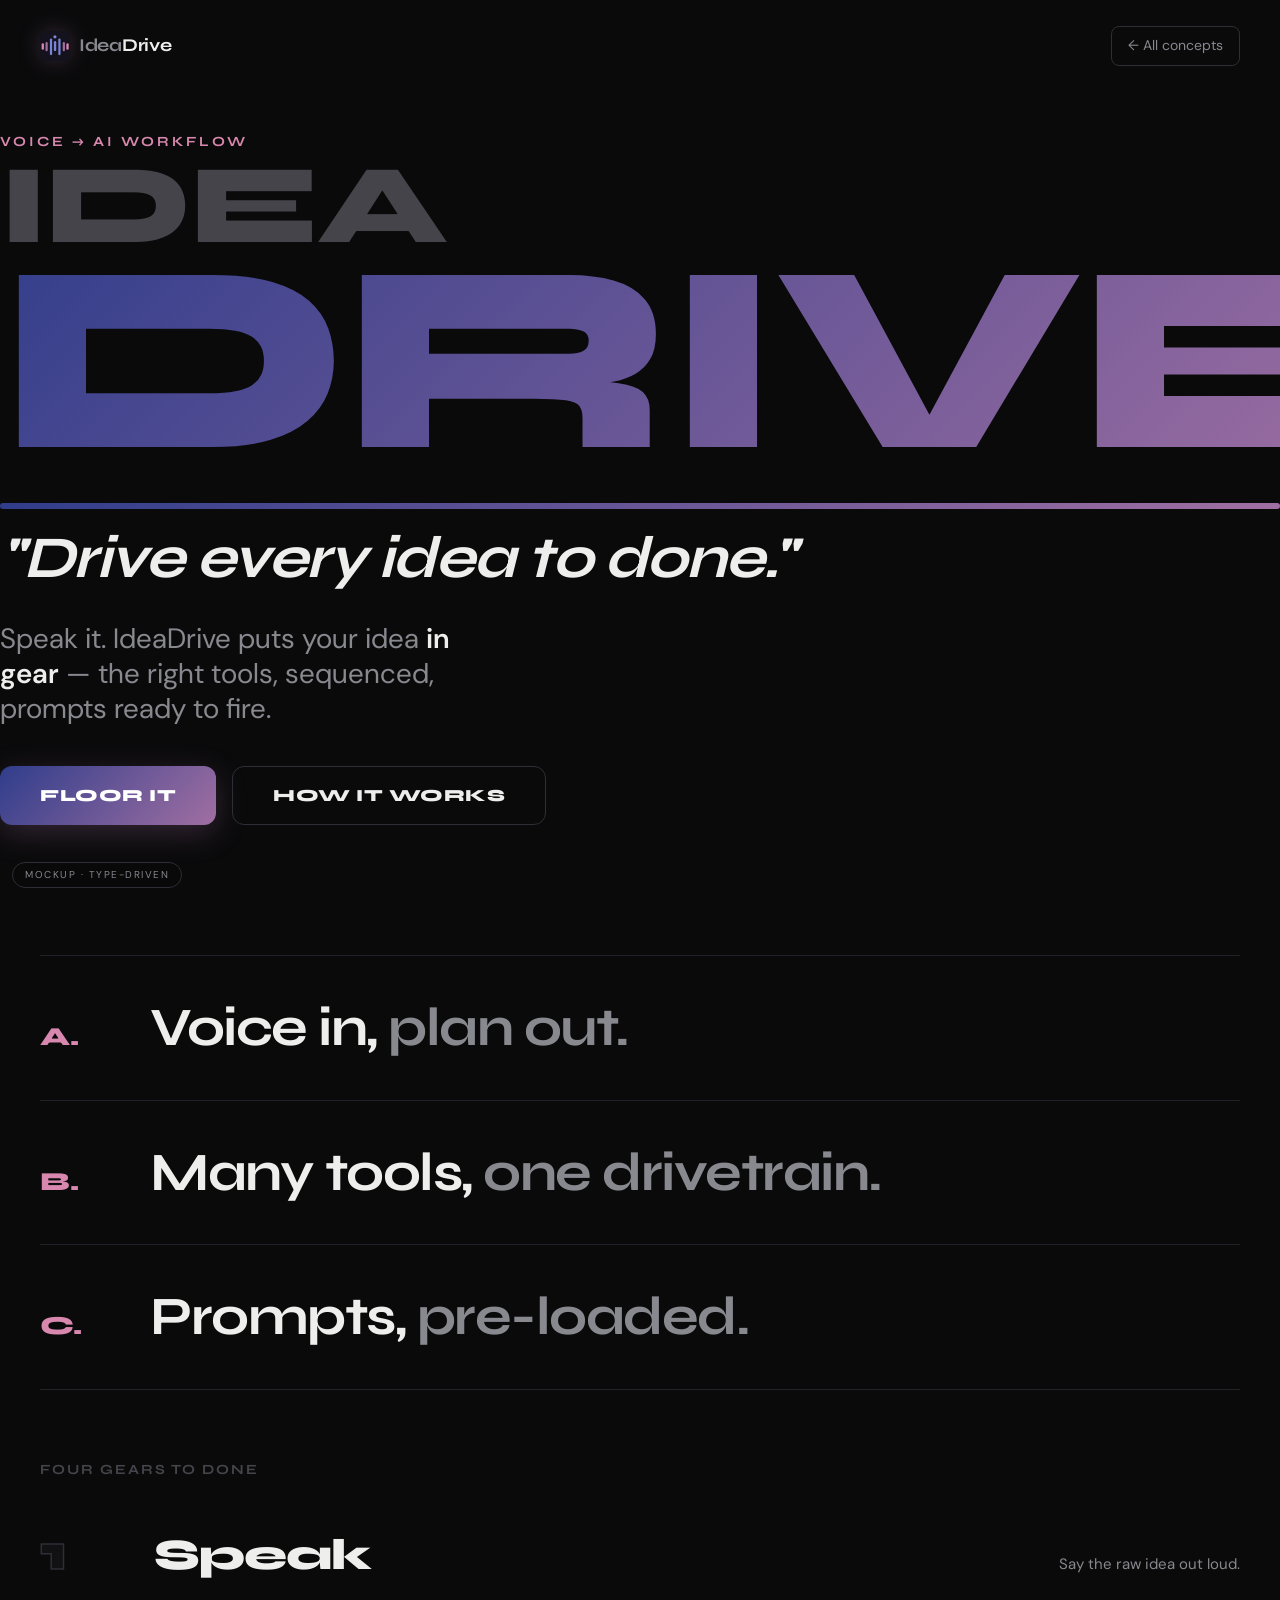
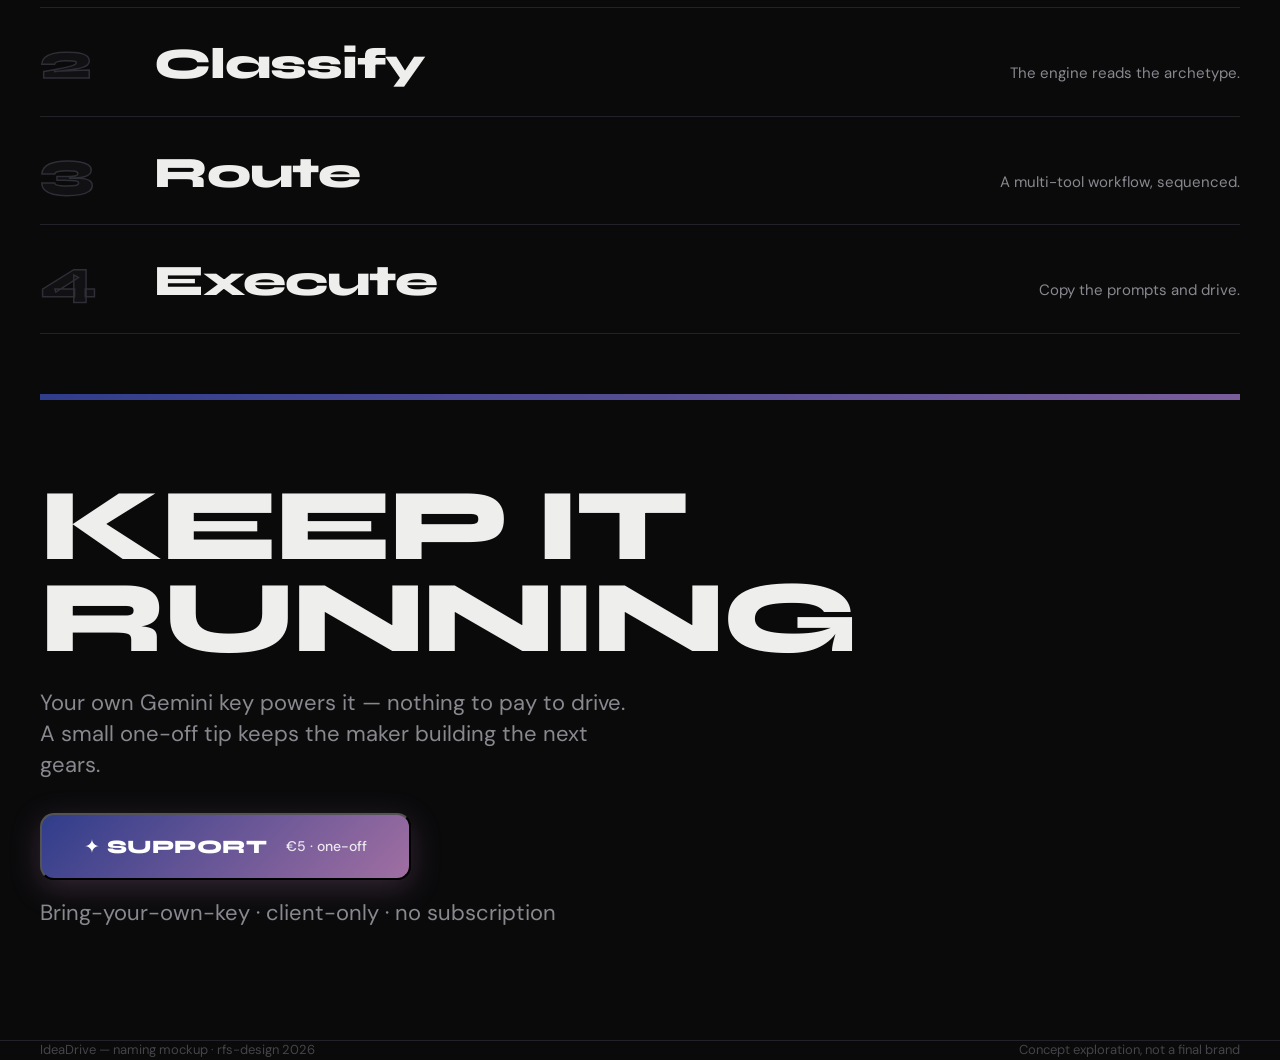
<file: landing-mockups/ideadrive.html>
<!DOCTYPE html>
<html lang="en">
<head>
<meta charset="UTF-8">
<meta name="viewport" content="width=device-width, initial-scale=1.0">
<title>IdeaDrive — Drive every idea to done</title>
<link rel="preconnect" href="https://fonts.googleapis.com">
<link rel="preconnect" href="https://fonts.gstatic.com" crossorigin>
<link href="https://fonts.googleapis.com/css2?family=Syne:wght@700;800&family=DM+Sans:wght@400;500;600&display=swap" rel="stylesheet">
<style>
  :root{
    --bg:#0A0A0B;--surface:#111113;--surface-2:#18181C;--border:#222228;--border-2:#2E2E36;
    --malva:#a06fa2;--peri:#7b84d8;--malva-lt:#d888ae;--indigo:#303d8b;
    --glow:rgba(160,111,162,.28);--grad:linear-gradient(135deg,#303d8b 0%,#a06fa2 100%);
    --t1:#EEEEED;--t2:#88888F;--t3:#44444A;
    --disp:'Syne',system-ui,sans-serif;--body:'DM Sans',system-ui,sans-serif;
  }
  *{box-sizing:border-box;margin:0;padding:0}
  body{background:var(--bg);color:var(--t1);font-family:var(--body);line-height:1.4;-webkit-font-smoothing:antialiased;overflow-x:hidden}
  a{color:inherit;text-decoration:none}
  .wrap{max-width:1280px;margin:0 auto;padding:0 40px}
  .brand{display:flex;align-items:center;gap:9px}
  .brand .mk{width:30px;height:30px;flex-shrink:0;filter:drop-shadow(0 0 10px var(--glow))}
  .brand .wm{font-family:var(--disp);font-weight:700;font-size:18px;letter-spacing:-.3px;color:var(--t1)}
  .brand .wm .i{color:var(--t2)}
  .mock{position:fixed;bottom:12px;left:12px;font-size:10px;letter-spacing:1.5px;text-transform:uppercase;color:var(--t2);border:1px solid var(--border-2);border-radius:20px;padding:5px 12px;background:rgba(10,10,11,.72);backdrop-filter:blur(8px);z-index:40}
  nav{display:flex;align-items:center;justify-content:space-between;padding:26px 40px;max-width:1280px;margin:0 auto}
  .navcta{font-size:14px;color:var(--t2);border:1px solid var(--border-2);padding:9px 16px;border-radius:8px;transition:.15s}
  .navcta:hover{color:var(--t1);border-color:var(--malva)}

  /* ── TYPE-DRIVEN ── */
  .hero{padding:40px 0 50px}
  .tag{font-family:var(--disp);font-weight:700;font-size:14px;letter-spacing:3px;text-transform:uppercase;color:var(--malva-lt);margin-bottom:10px}
  h1{font-family:var(--disp);font-weight:800;font-size:clamp(80px,21vw,320px);line-height:.8;letter-spacing:-7px;text-transform:uppercase;margin:0}
  h1 .i{color:var(--t3);display:block;font-size:.42em;letter-spacing:-2px;-webkit-text-fill-color:var(--t3)}
  h1 .w{background:var(--grad);-webkit-background-clip:text;background-clip:text;-webkit-text-fill-color:transparent}
  .payoff{font-family:var(--disp);font-weight:700;font-size:clamp(24px,4.6vw,60px);letter-spacing:-1.5px;margin:20px 0 0;line-height:1;font-style:italic}
  .undr{height:6px;background:var(--grad);width:100%;margin:36px 0 0;border-radius:6px}
  .lede{font-size:clamp(18px,2.2vw,28px);color:var(--t2);max-width:24ch;margin:34px 0 40px;line-height:1.25}
  .lede b{color:var(--t1);font-weight:600}
  .btns{display:flex;gap:16px;flex-wrap:wrap}
  .btn{font-family:var(--disp);font-weight:800;font-size:17px;padding:18px 40px;border-radius:12px;cursor:pointer;border:none;transition:.15s;text-transform:uppercase;letter-spacing:.5px}
  .btn-p{background:var(--grad);color:#fff;box-shadow:0 8px 30px var(--glow)}
  .btn-p:hover{transform:translateY(-2px)}
  .btn-s{background:transparent;color:var(--t1);border:1px solid var(--border-2)}
  .btn-s:hover{border-color:var(--malva)}

  /* big value statements */
  .statements{border-top:1px solid var(--border);margin-top:80px}
  .stmt{display:grid;grid-template-columns:80px 1fr;gap:30px;padding:44px 0;border-bottom:1px solid var(--border);align-items:baseline}
  .stmt .k{font-family:var(--disp);font-weight:800;font-size:26px;color:var(--malva-lt)}
  .stmt p{font-family:var(--disp);font-weight:700;font-size:clamp(26px,4.4vw,54px);letter-spacing:-1.5px;line-height:1.02}
  .stmt p span{color:var(--t2)}

  /* how — giant numbered lines */
  .how{padding:70px 0 30px}
  .how-h{font-family:var(--disp);font-weight:700;font-size:14px;letter-spacing:2px;text-transform:uppercase;color:var(--t3);margin-bottom:20px}
  .line{display:flex;align-items:baseline;gap:26px;padding:18px 0;border-bottom:1px solid var(--border);transition:.15s}
  .line:hover{padding-left:12px}
  .line .n{font-family:var(--disp);font-weight:800;font-size:clamp(30px,4vw,58px);color:var(--surface);-webkit-text-stroke:1.5px var(--border-2);min-width:1.6ch}
  .line:hover .n{-webkit-text-stroke:1.5px var(--malva-lt);color:transparent}
  .line .t{font-family:var(--disp);font-weight:800;font-size:clamp(26px,3.4vw,48px);letter-spacing:-1px}
  .line .d{margin-left:auto;color:var(--t2);font-size:15px;max-width:28ch;text-align:right}

  .support{padding:80px 0;border-top:6px solid transparent;border-image:var(--grad) 1;margin-top:30px}
  .support h2{font-family:var(--disp);font-weight:800;font-size:clamp(40px,8vw,110px);letter-spacing:-3px;line-height:.9;text-transform:uppercase;margin-bottom:24px}
  .support p{font-size:clamp(16px,2vw,22px);color:var(--t2);max-width:40ch;margin-bottom:32px}
  .tip{display:inline-flex;align-items:center;gap:12px;background:var(--grad);color:#fff;font-family:var(--disp);font-weight:800;font-size:19px;padding:20px 42px;border-radius:14px;box-shadow:0 8px 30px var(--glow);cursor:pointer;transition:.15s;text-transform:uppercase;letter-spacing:.5px}
  .tip:hover{transform:translateY(-2px)}.tip small{font-weight:500;opacity:.85;font-family:var(--body);font-size:14px;text-transform:none;letter-spacing:0}
  .note{margin-top:18px;font-size:14px;color:var(--t3)}
  footer{border-top:1px solid var(--border);padding:30px 0;color:var(--t3);font-size:13px;display:flex;justify-content:space-between;flex-wrap:wrap;gap:10px}
  @media(max-width:720px){.stmt{grid-template-columns:1fr;gap:8px}.line .d{display:none}}
</style>
</head>
<body>
<span class="mock">Mockup · Type-driven</span>
<nav>
  <a class="brand" href="index.html"><svg class="mk" viewBox="0 0 512 512" aria-hidden="true"><rect width="512" height="512" rx="112" fill="#14121c"/><circle cx="255.1" cy="99.2" r="27.3" fill="#7b84d8"/><g fill="none" stroke-linecap="round"><line x1="256.8" y1="192.3" x2="256.8" y2="322.6" stroke="#7b84d8" stroke-width="40"/><line x1="187.9" y1="145.4" x2="187.9" y2="393.8" stroke="#7b84d8" stroke-width="38"/><line x1="112.5" y1="205.1" x2="112.5" y2="328.7" stroke="#a06fa2" stroke-width="38"/><line x1="47.2" y1="229.6" x2="47.2" y2="299" stroke="#d888ae" stroke-width="40"/><line x1="331.8" y1="145.4" x2="331.8" y2="393.8" stroke="#7b84d8" stroke-width="38"/><line x1="406.8" y1="205.1" x2="406.8" y2="328.7" stroke="#a06fa2" stroke-width="38"/><line x1="469.7" y1="229.6" x2="469.7" y2="299" stroke="#d888ae" stroke-width="40"/></g></svg><span class="wm"><span class="i">Idea</span>Drive</span></a>
  <a class="navcta" href="index.html">← All concepts</a>
</nav>

<header class="wrap hero">
  <div class="tag">Voice → AI workflow</div>
  <h1><span class="i">Idea</span><span class="w">Drive</span></h1>
  <div class="undr"></div>
  <p class="payoff">"Drive every idea to done."</p>
  <p class="lede">Speak it. IdeaDrive puts your idea <b>in gear</b> — the right tools, sequenced, prompts ready to fire.</p>
  <div class="btns"><button class="btn btn-p">Floor it</button><button class="btn btn-s">How it works</button></div>
</header>

<main class="wrap">
  <section class="statements">
    <div class="stmt"><div class="k">A.</div><p>Voice in, <span>plan out.</span></p></div>
    <div class="stmt"><div class="k">B.</div><p>Many tools, <span>one drivetrain.</span></p></div>
    <div class="stmt"><div class="k">C.</div><p>Prompts, <span>pre-loaded.</span></p></div>
  </section>

  <section class="how">
    <div class="how-h">Four gears to done</div>
    <div class="line"><span class="n">1</span><span class="t">Speak</span><span class="d">Say the raw idea out loud.</span></div>
    <div class="line"><span class="n">2</span><span class="t">Classify</span><span class="d">The engine reads the archetype.</span></div>
    <div class="line"><span class="n">3</span><span class="t">Route</span><span class="d">A multi-tool workflow, sequenced.</span></div>
    <div class="line"><span class="n">4</span><span class="t">Execute</span><span class="d">Copy the prompts and drive.</span></div>
  </section>

  <section class="support">
    <h2>Keep it<br>running</h2>
    <p>Your own Gemini key powers it — nothing to pay to drive. A small one-off tip keeps the maker building the next gears.</p>
    <button class="tip">✦ Support&nbsp; <small>€5 · one-off</small></button>
    <p class="note">Bring-your-own-key · client-only · no subscription</p>
  </section>
</main>
<footer class="wrap"><span>IdeaDrive — naming mockup · rfs-design 2026</span><span>Concept exploration, not a final brand</span></footer>
</body>
</html>
</file>
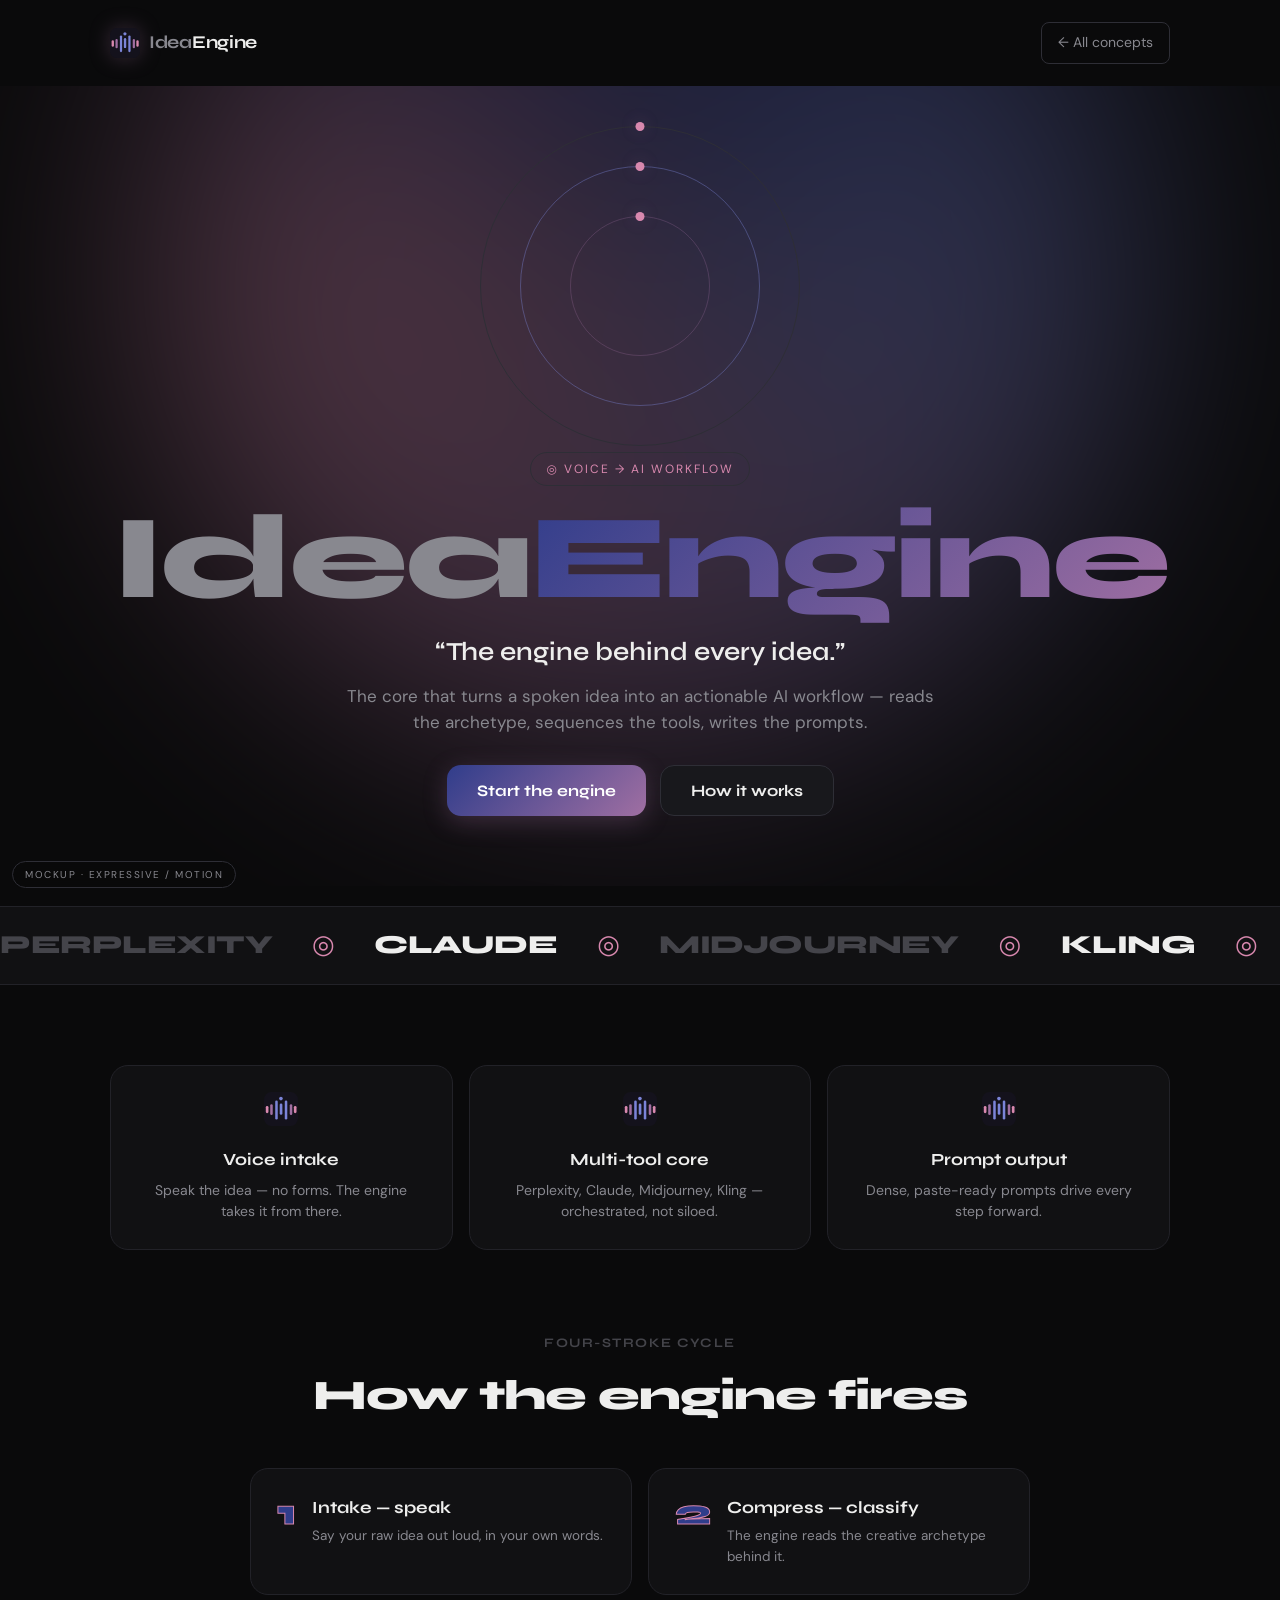
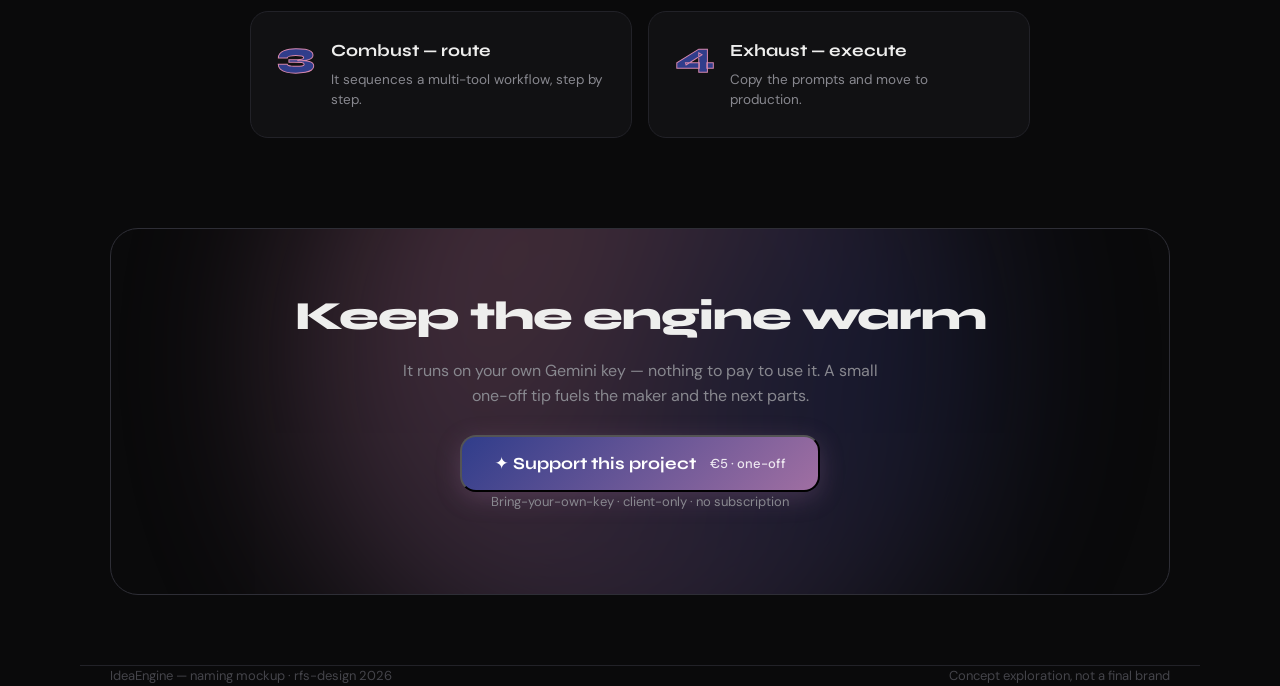
<file: landing-mockups/ideaengine.html>
<!DOCTYPE html>
<html lang="en">
<head>
<meta charset="UTF-8">
<meta name="viewport" content="width=device-width, initial-scale=1.0">
<title>IdeaEngine — The engine behind every idea</title>
<link rel="preconnect" href="https://fonts.googleapis.com">
<link rel="preconnect" href="https://fonts.gstatic.com" crossorigin>
<link href="https://fonts.googleapis.com/css2?family=Syne:wght@600;700;800&family=DM+Sans:wght@400;500;600&display=swap" rel="stylesheet">
<style>
  :root{
    --bg:#0A0A0B;--surface:#111113;--surface-2:#18181C;--surface-3:#1E1E23;--border:#222228;--border-2:#2E2E36;
    --malva:#a06fa2;--peri:#7b84d8;--malva-lt:#d888ae;--indigo:#303d8b;
    --lo:rgba(160,111,162,.12);--glow:rgba(160,111,162,.28);--grad:linear-gradient(135deg,#303d8b 0%,#a06fa2 100%);
    --t1:#EEEEED;--t2:#88888F;--t3:#44444A;
    --disp:'Syne',system-ui,sans-serif;--body:'DM Sans',system-ui,sans-serif;
  }
  *{box-sizing:border-box;margin:0;padding:0}
  body{background:var(--bg);color:var(--t1);font-family:var(--body);line-height:1.55;-webkit-font-smoothing:antialiased;overflow-x:hidden}
  a{color:inherit;text-decoration:none}
  .wrap{max-width:1120px;margin:0 auto;padding:0 30px}
  .brand{display:flex;align-items:center;gap:9px;position:relative;z-index:5}
  .brand .mk{width:30px;height:30px;flex-shrink:0;filter:drop-shadow(0 0 10px var(--glow))}
  .brand .wm{font-family:var(--disp);font-weight:700;font-size:18px;letter-spacing:-.3px;color:var(--t1)}
  .brand .wm .i{color:var(--t2)}
  .mock{position:fixed;bottom:12px;left:12px;font-size:10px;letter-spacing:1.5px;text-transform:uppercase;color:var(--t2);border:1px solid var(--border-2);border-radius:20px;padding:5px 12px;background:rgba(10,10,11,.72);backdrop-filter:blur(8px);z-index:40}
  nav{display:flex;align-items:center;justify-content:space-between;padding:22px 30px;max-width:1120px;margin:0 auto;position:relative;z-index:5}
  .navcta{font-size:14px;color:var(--t2);border:1px solid var(--border-2);padding:9px 16px;border-radius:8px;transition:.15s}
  .navcta:hover{color:var(--t1);border-color:var(--malva)}

  /* ── EXPRESSIVE / MOTION hero ── */
  .hero{position:relative;text-align:center;padding:30px 0 70px;overflow:hidden}
  .aurora{position:absolute;top:-40%;left:50%;transform:translateX(-50%);width:1000px;height:1000px;border-radius:50%;z-index:0;
    background:conic-gradient(from 0deg,#303d8b,#7b84d8,#a06fa2,#d888ae,#303d8b);filter:blur(120px);opacity:.32;animation:rot 20s linear infinite}
  @keyframes rot{to{transform:translateX(-50%) rotate(360deg)}}
  .core{position:relative;width:320px;height:320px;margin:10px auto 0;display:flex;align-items:center;justify-content:center;z-index:2}
  .ring{position:absolute;border-radius:50%;border:1px solid var(--border-2)}
  .ring.r1{inset:0;animation:spin 22s linear infinite}
  .ring.r2{inset:40px;border-color:rgba(123,132,216,.4);animation:spin 14s linear infinite reverse}
  .ring.r3{inset:90px;border-color:var(--glow);animation:spin 9s linear infinite}
  .ring::before{content:"";position:absolute;top:-5px;left:50%;width:9px;height:9px;border-radius:50%;background:var(--malva-lt);transform:translateX(-50%);box-shadow:0 0 16px var(--glow)}
  .pistons{display:flex;gap:9px;align-items:center;height:130px;z-index:3}
  .pistons span{width:10px;border-radius:6px;background:var(--peri);animation:pump 1.2s ease-in-out infinite}
  .pistons span:nth-child(odd){background:var(--malva)}
  .pistons span:nth-child(1){animation-delay:0s}.pistons span:nth-child(2){animation-delay:.12s}.pistons span:nth-child(3){animation-delay:.24s}
  .pistons span:nth-child(4){animation-delay:.36s}.pistons span:nth-child(5){animation-delay:.24s}.pistons span:nth-child(6){animation-delay:.12s}.pistons span:nth-child(7){animation-delay:0s}
  @keyframes spin{to{transform:rotate(360deg)}}
  @keyframes pump{0%,100%{height:34px}50%{height:120px}}

  .hero-c{position:relative;z-index:3;margin-top:6px}
  .tag{display:inline-flex;gap:8px;font-size:12px;letter-spacing:2px;text-transform:uppercase;color:var(--malva-lt);border:1px solid var(--border-2);border-radius:30px;padding:7px 15px;margin-bottom:18px}
  h1{font-family:var(--disp);font-weight:800;font-size:clamp(50px,10vw,120px);line-height:.9;letter-spacing:-3px}
  h1 .i{color:var(--t2)}
  h1 .w{background:var(--grad);-webkit-background-clip:text;background-clip:text;-webkit-text-fill-color:transparent}
  .payoff{font-family:var(--disp);font-weight:600;font-size:clamp(18px,2.4vw,26px);margin:20px 0 10px}
  .sub{color:var(--t2);font-size:17px;max-width:50ch;margin:0 auto 30px}
  .btns{display:flex;gap:14px;justify-content:center;flex-wrap:wrap}
  .btn{font-family:var(--disp);font-weight:700;font-size:16px;padding:15px 30px;border-radius:14px;cursor:pointer;border:none;transition:.15s}
  .btn-p{background:var(--grad);color:#fff;box-shadow:0 6px 24px var(--glow)}
  .btn-p:hover{transform:translateY(-2px)}
  .btn-s{background:var(--surface-2);color:var(--t1);border:1px solid var(--border-2)}

  /* marquee band */
  .marquee{border-top:1px solid var(--border);border-bottom:1px solid var(--border);overflow:hidden;padding:18px 0;margin:20px 0 80px;background:var(--surface)}
  .track{display:flex;gap:40px;white-space:nowrap;animation:slide 18s linear infinite;font-family:var(--disp);font-weight:800;font-size:26px;letter-spacing:-.5px}
  .track span{color:var(--t3)}.track b{color:var(--malva-lt);font-weight:800}.track em{font-style:normal;color:var(--t1)}
  @keyframes slide{to{transform:translateX(-50%)}}

  .value{display:grid;grid-template-columns:repeat(3,1fr);gap:16px;margin-bottom:80px}
  .vc{background:var(--surface);border:1px solid var(--border);border-radius:18px;padding:26px;text-align:center;transition:.15s}
  .vc:hover{border-color:var(--malva-lt);transform:translateY(-4px)}
  .vc .mk{width:34px;height:34px;margin:0 auto 14px}
  .vc h3{font-family:var(--disp);font-weight:700;font-size:17px;margin-bottom:6px}
  .vc p{color:var(--t2);font-size:14px}

  .section-h{text-align:center;margin-bottom:40px}
  .section-h .lbl{font-family:var(--disp);font-size:13px;letter-spacing:1.5px;text-transform:uppercase;color:var(--t3);font-weight:700}
  .section-h h2{font-family:var(--disp);font-weight:800;font-size:clamp(28px,4vw,42px);letter-spacing:-1px;margin-top:8px}
  .cycle{display:grid;grid-template-columns:1fr 1fr;gap:16px;max-width:780px;margin:0 auto 90px}
  .stroke{background:var(--surface);border:1px solid var(--border);border-radius:18px;padding:26px;display:flex;gap:16px;align-items:flex-start;transition:.15s}
  .stroke:hover{transform:scale(1.02);border-color:var(--border-2)}
  .stroke .n{font-family:var(--disp);font-weight:800;font-size:36px;line-height:1;color:var(--indigo);-webkit-text-stroke:1px var(--malva-lt);flex-shrink:0}
  .stroke h4{font-family:var(--disp);font-weight:700;font-size:17px;margin-bottom:5px}
  .stroke p{color:var(--t2);font-size:13.5px}

  .support{text-align:center;position:relative;border:1px solid var(--border-2);border-radius:28px;padding:56px 40px;margin-bottom:70px;overflow:hidden}
  .support .aur{position:absolute;top:-60%;left:50%;transform:translateX(-50%);width:700px;height:700px;border-radius:50%;background:conic-gradient(from 90deg,#303d8b,#a06fa2,#d888ae,#303d8b);filter:blur(90px);opacity:.28;animation:rot 24s linear infinite}
  .support .in{position:relative;z-index:2}
  .support h2{font-family:var(--disp);font-weight:800;font-size:clamp(26px,4vw,40px);letter-spacing:-1px;margin-bottom:12px}
  .support p{color:var(--t2);max-width:46ch;margin:0 auto 26px}
  .tip{display:inline-flex;align-items:center;gap:10px;background:var(--grad);color:#fff;font-family:var(--disp);font-weight:700;font-size:17px;padding:16px 32px;border-radius:16px;box-shadow:0 6px 24px var(--glow);cursor:pointer;transition:.15s}
  .tip:hover{transform:translateY(-2px)}.tip small{font-weight:500;opacity:.85;font-family:var(--body);font-size:13px}
  .note{margin-top:16px;font-size:13px;color:var(--t3)}
  footer{border-top:1px solid var(--border);padding:30px 0;color:var(--t3);font-size:13px;display:flex;justify-content:space-between;flex-wrap:wrap;gap:10px}
  @media(max-width:820px){.value{grid-template-columns:1fr}.cycle{grid-template-columns:1fr}}
</style>
</head>
<body>
<span class="mock">Mockup · Expressive / motion</span>
<nav>
  <a class="brand" href="index.html"><svg class="mk" viewBox="0 0 512 512" aria-hidden="true"><rect width="512" height="512" rx="112" fill="#14121c"/><circle cx="255.1" cy="99.2" r="27.3" fill="#7b84d8"/><g fill="none" stroke-linecap="round"><line x1="256.8" y1="192.3" x2="256.8" y2="322.6" stroke="#7b84d8" stroke-width="40"/><line x1="187.9" y1="145.4" x2="187.9" y2="393.8" stroke="#7b84d8" stroke-width="38"/><line x1="112.5" y1="205.1" x2="112.5" y2="328.7" stroke="#a06fa2" stroke-width="38"/><line x1="47.2" y1="229.6" x2="47.2" y2="299" stroke="#d888ae" stroke-width="40"/><line x1="331.8" y1="145.4" x2="331.8" y2="393.8" stroke="#7b84d8" stroke-width="38"/><line x1="406.8" y1="205.1" x2="406.8" y2="328.7" stroke="#a06fa2" stroke-width="38"/><line x1="469.7" y1="229.6" x2="469.7" y2="299" stroke="#d888ae" stroke-width="40"/></g></svg><span class="wm"><span class="i">Idea</span>Engine</span></a>
  <a class="navcta" href="index.html">← All concepts</a>
</nav>

<header class="hero">
  <div class="aurora"></div>
  <div class="core">
    <div class="ring r1"></div><div class="ring r2"></div><div class="ring r3"></div>
    <div class="pistons"><span></span><span></span><span></span><span></span><span></span><span></span><span></span></div>
  </div>
  <div class="hero-c wrap">
    <span class="tag">◎ Voice → AI workflow</span>
    <h1><span class="i">Idea</span><span class="w">Engine</span></h1>
    <p class="payoff">“The engine behind every idea.”</p>
    <p class="sub">The core that turns a spoken idea into an actionable AI workflow — reads the archetype, sequences the tools, writes the prompts.</p>
    <div class="btns"><button class="btn btn-p">Start the engine</button><button class="btn btn-s">How it works</button></div>
  </div>
</header>

<div class="marquee"><div class="track">
  <span>PERPLEXITY</span><b>◎</b><em>CLAUDE</em><b>◎</b><span>MIDJOURNEY</span><b>◎</b><em>KLING</em><b>◎</b><span>FIGMA</span><b>◎</b><span>GEMINI</span><b>◎</b>
  <span>PERPLEXITY</span><b>◎</b><em>CLAUDE</em><b>◎</b><span>MIDJOURNEY</span><b>◎</b><em>KLING</em><b>◎</b><span>FIGMA</span><b>◎</b><span>GEMINI</span><b>◎</b>
</div></div>

<main class="wrap">
  <section class="value">
    <div class="vc"><svg class="mk" viewBox="0 0 512 512" aria-hidden="true"><rect width="512" height="512" rx="112" fill="#14121c"/><circle cx="255.1" cy="99.2" r="27.3" fill="#7b84d8"/><g fill="none" stroke-linecap="round"><line x1="256.8" y1="192.3" x2="256.8" y2="322.6" stroke="#7b84d8" stroke-width="40"/><line x1="187.9" y1="145.4" x2="187.9" y2="393.8" stroke="#7b84d8" stroke-width="38"/><line x1="112.5" y1="205.1" x2="112.5" y2="328.7" stroke="#a06fa2" stroke-width="38"/><line x1="47.2" y1="229.6" x2="47.2" y2="299" stroke="#d888ae" stroke-width="40"/><line x1="331.8" y1="145.4" x2="331.8" y2="393.8" stroke="#7b84d8" stroke-width="38"/><line x1="406.8" y1="205.1" x2="406.8" y2="328.7" stroke="#a06fa2" stroke-width="38"/><line x1="469.7" y1="229.6" x2="469.7" y2="299" stroke="#d888ae" stroke-width="40"/></g></svg><h3>Voice intake</h3><p>Speak the idea — no forms. The engine takes it from there.</p></div>
    <div class="vc"><svg class="mk" viewBox="0 0 512 512" aria-hidden="true"><rect width="512" height="512" rx="112" fill="#14121c"/><circle cx="255.1" cy="99.2" r="27.3" fill="#7b84d8"/><g fill="none" stroke-linecap="round"><line x1="256.8" y1="192.3" x2="256.8" y2="322.6" stroke="#7b84d8" stroke-width="40"/><line x1="187.9" y1="145.4" x2="187.9" y2="393.8" stroke="#7b84d8" stroke-width="38"/><line x1="112.5" y1="205.1" x2="112.5" y2="328.7" stroke="#a06fa2" stroke-width="38"/><line x1="47.2" y1="229.6" x2="47.2" y2="299" stroke="#d888ae" stroke-width="40"/><line x1="331.8" y1="145.4" x2="331.8" y2="393.8" stroke="#7b84d8" stroke-width="38"/><line x1="406.8" y1="205.1" x2="406.8" y2="328.7" stroke="#a06fa2" stroke-width="38"/><line x1="469.7" y1="229.6" x2="469.7" y2="299" stroke="#d888ae" stroke-width="40"/></g></svg><h3>Multi-tool core</h3><p>Perplexity, Claude, Midjourney, Kling — orchestrated, not siloed.</p></div>
    <div class="vc"><svg class="mk" viewBox="0 0 512 512" aria-hidden="true"><rect width="512" height="512" rx="112" fill="#14121c"/><circle cx="255.1" cy="99.2" r="27.3" fill="#7b84d8"/><g fill="none" stroke-linecap="round"><line x1="256.8" y1="192.3" x2="256.8" y2="322.6" stroke="#7b84d8" stroke-width="40"/><line x1="187.9" y1="145.4" x2="187.9" y2="393.8" stroke="#7b84d8" stroke-width="38"/><line x1="112.5" y1="205.1" x2="112.5" y2="328.7" stroke="#a06fa2" stroke-width="38"/><line x1="47.2" y1="229.6" x2="47.2" y2="299" stroke="#d888ae" stroke-width="40"/><line x1="331.8" y1="145.4" x2="331.8" y2="393.8" stroke="#7b84d8" stroke-width="38"/><line x1="406.8" y1="205.1" x2="406.8" y2="328.7" stroke="#a06fa2" stroke-width="38"/><line x1="469.7" y1="229.6" x2="469.7" y2="299" stroke="#d888ae" stroke-width="40"/></g></svg><h3>Prompt output</h3><p>Dense, paste-ready prompts drive every step forward.</p></div>
  </section>

  <section>
    <div class="section-h"><span class="lbl">Four-stroke cycle</span><h2>How the engine fires</h2></div>
    <div class="cycle">
      <div class="stroke"><div class="n">1</div><div><h4>Intake — speak</h4><p>Say your raw idea out loud, in your own words.</p></div></div>
      <div class="stroke"><div class="n">2</div><div><h4>Compress — classify</h4><p>The engine reads the creative archetype behind it.</p></div></div>
      <div class="stroke"><div class="n">3</div><div><h4>Combust — route</h4><p>It sequences a multi-tool workflow, step by step.</p></div></div>
      <div class="stroke"><div class="n">4</div><div><h4>Exhaust — execute</h4><p>Copy the prompts and move to production.</p></div></div>
    </div>
  </section>

  <section class="support">
    <div class="aur"></div>
    <div class="in">
      <h2>Keep the engine warm</h2>
      <p>It runs on your own Gemini key — nothing to pay to use it. A small one-off tip fuels the maker and the next parts.</p>
      <button class="tip">✦ Support this project&nbsp; <small>€5 · one-off</small></button>
      <p class="note">Bring-your-own-key · client-only · no subscription</p>
    </div>
  </section>
</main>
<footer class="wrap"><span>IdeaEngine — naming mockup · rfs-design 2026</span><span>Concept exploration, not a final brand</span></footer>
</body>
</html>
</file>
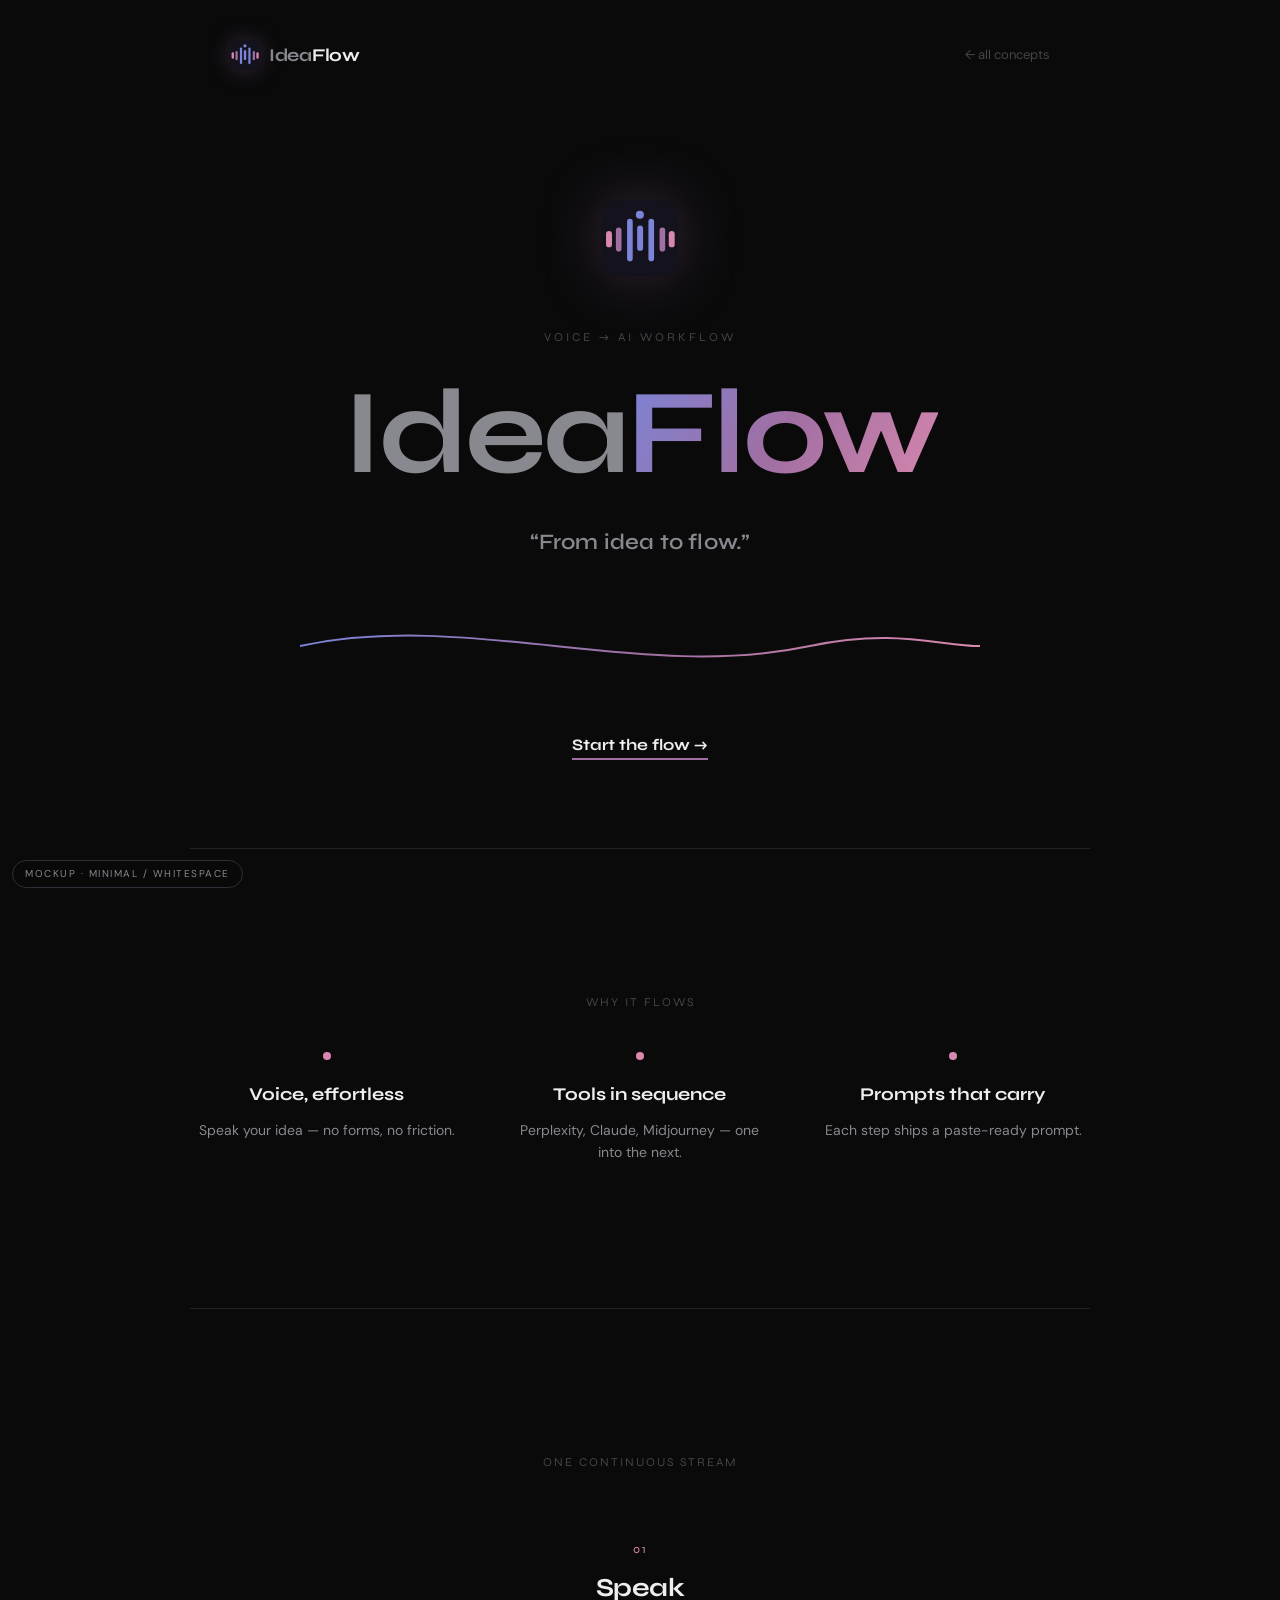
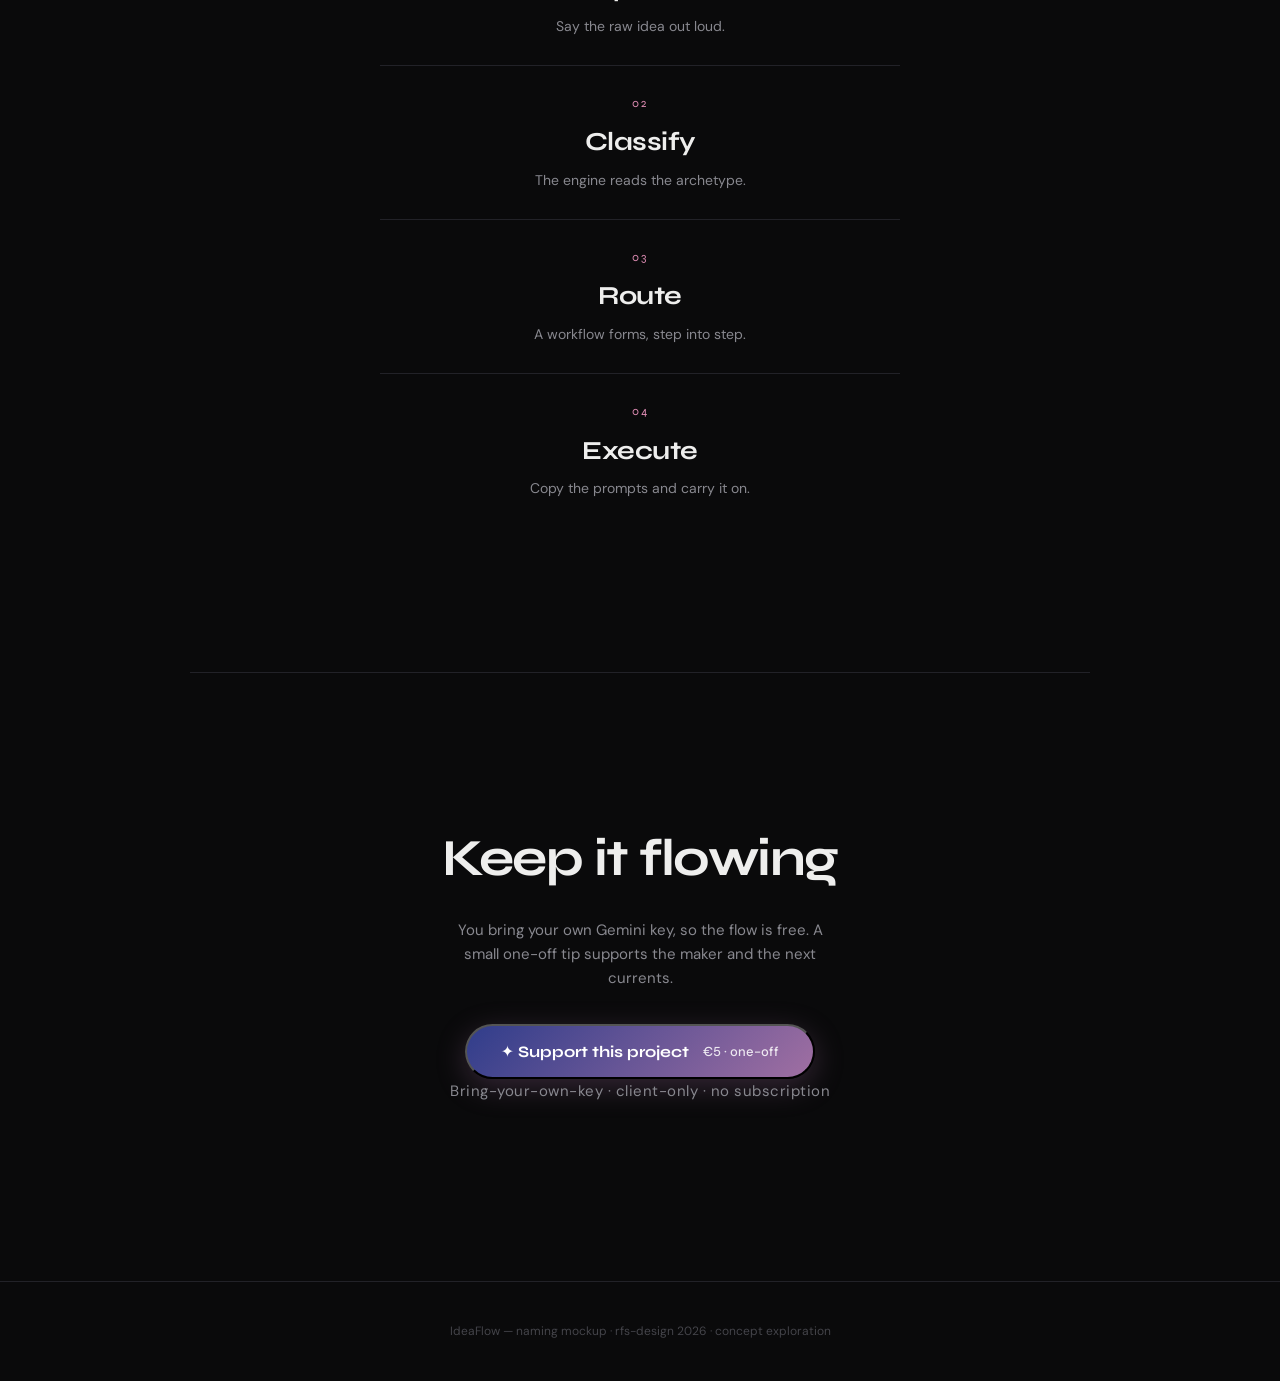
<file: landing-mockups/ideaflow.html>
<!DOCTYPE html>
<html lang="en">
<head>
<meta charset="UTF-8">
<meta name="viewport" content="width=device-width, initial-scale=1.0">
<title>IdeaFlow — From idea to flow</title>
<link rel="preconnect" href="https://fonts.googleapis.com">
<link rel="preconnect" href="https://fonts.gstatic.com" crossorigin>
<link href="https://fonts.googleapis.com/css2?family=Syne:wght@600;700;800&family=DM+Sans:wght@400;500&display=swap" rel="stylesheet">
<style>
  :root{
    --bg:#0A0A0B;--surface:#111113;--border:#222228;--border-2:#2E2E36;
    --malva:#a06fa2;--peri:#7b84d8;--malva-lt:#d888ae;--indigo:#303d8b;
    --glow:rgba(160,111,162,.28);--grad:linear-gradient(135deg,#303d8b 0%,#a06fa2 100%);
    --t1:#EEEEED;--t2:#88888F;--t3:#44444A;
    --disp:'Syne',system-ui,sans-serif;--body:'DM Sans',system-ui,sans-serif;
  }
  *{box-sizing:border-box;margin:0;padding:0}
  body{background:var(--bg);color:var(--t1);font-family:var(--body);line-height:1.6;-webkit-font-smoothing:antialiased;overflow-x:hidden}
  a{color:inherit;text-decoration:none}
  .wrap{max-width:900px;margin:0 auto;padding:0 40px}
  .brand{display:flex;align-items:center;gap:9px}
  .brand .mk{width:30px;height:30px;flex-shrink:0;filter:drop-shadow(0 0 10px var(--glow))}
  .brand .wm{font-family:var(--disp);font-weight:700;font-size:18px;letter-spacing:-.3px;color:var(--t1)}
  .brand .wm .i{color:var(--t2)}
  .mock{position:fixed;bottom:12px;left:12px;font-size:10px;letter-spacing:1.5px;text-transform:uppercase;color:var(--t2);border:1px solid var(--border-2);border-radius:20px;padding:5px 12px;background:rgba(10,10,11,.72);backdrop-filter:blur(8px);z-index:40}
  nav{display:flex;align-items:center;justify-content:space-between;padding:40px 40px;max-width:900px;margin:0 auto}
  .navcta{font-size:13px;color:var(--t3);transition:.15s}
  .navcta:hover{color:var(--t1)}

  /* ── MINIMAL / WHITESPACE ── */
  .hero{min-height:82vh;display:flex;flex-direction:column;justify-content:center;align-items:center;text-align:center;padding:60px 0}
  .biglogo{margin-bottom:44px}
  .biglogo .mk{width:76px;height:76px;filter:drop-shadow(0 0 28px var(--glow))}
  .tag{font-family:var(--disp);font-size:12px;letter-spacing:3px;text-transform:uppercase;color:var(--t3);margin-bottom:26px}
  h1{font-family:var(--disp);font-weight:700;font-size:clamp(52px,10vw,120px);line-height:1;letter-spacing:-3px}
  h1 .i{color:var(--t2)}
  h1 .w{background:linear-gradient(120deg,#7b84d8,#a06fa2,#d888ae);-webkit-background-clip:text;background-clip:text;-webkit-text-fill-color:transparent}
  .payoff{font-family:var(--disp);font-weight:600;font-size:clamp(17px,2.2vw,22px);color:var(--t2);margin:32px 0 0;letter-spacing:.2px}
  .flowline{width:min(680px,80vw);height:60px;margin:56px auto 0}
  .cta{margin-top:56px}
  .cta a{font-family:var(--disp);font-weight:700;font-size:16px;color:var(--t1);border-bottom:2px solid var(--malva);padding-bottom:4px;transition:.15s}
  .cta a:hover{color:var(--malva-lt)}

  /* huge spacing between sparse sections */
  .sec{padding:16vh 0;border-top:1px solid var(--border)}
  .sec-lbl{font-family:var(--disp);font-size:12px;letter-spacing:2px;text-transform:uppercase;color:var(--t3);margin-bottom:40px;text-align:center}
  .three{display:grid;grid-template-columns:repeat(3,1fr);gap:40px;text-align:center}
  .three h3{font-family:var(--disp);font-weight:700;font-size:18px;margin-bottom:10px}
  .three p{color:var(--t2);font-size:14px;max-width:26ch;margin:0 auto}
  .three .dot{width:8px;height:8px;border-radius:50%;background:var(--malva-lt);margin:0 auto 20px}

  .steps{max-width:520px;margin:0 auto;text-align:center}
  .st{padding:28px 0;border-bottom:1px solid var(--border)}
  .st:last-child{border-bottom:none}
  .st .n{font-family:var(--disp);font-size:12px;letter-spacing:2px;color:var(--malva-lt);margin-bottom:8px}
  .st h4{font-family:var(--disp);font-weight:700;font-size:26px;letter-spacing:-.5px;margin-bottom:6px}
  .st p{color:var(--t2);font-size:14px}

  .support{text-align:center;padding:16vh 0;border-top:1px solid var(--border)}
  .support h2{font-family:var(--disp);font-weight:700;font-size:clamp(30px,5vw,52px);letter-spacing:-1.5px;margin-bottom:18px}
  .support p{color:var(--t2);max-width:40ch;margin:0 auto 34px;font-size:15px}
  .tip{display:inline-flex;align-items:center;gap:10px;background:var(--grad);color:#fff;font-family:var(--disp);font-weight:700;font-size:16px;padding:16px 34px;border-radius:30px;box-shadow:0 8px 30px var(--glow);cursor:pointer;transition:.15s}
  .tip:hover{transform:translateY(-2px)}.tip small{font-weight:500;opacity:.85;font-family:var(--body);font-size:13px}
  .note{margin-top:20px;font-size:12px;letter-spacing:.5px;color:var(--t3)}
  footer{border-top:1px solid var(--border);padding:40px 0;color:var(--t3);font-size:12px;text-align:center}
  @media(max-width:720px){.three{grid-template-columns:1fr;gap:50px}}
</style>
</head>
<body>
<span class="mock">Mockup · Minimal / whitespace</span>
<nav>
  <a class="brand" href="index.html"><svg class="mk" viewBox="0 0 512 512" aria-hidden="true"><rect width="512" height="512" rx="112" fill="#14121c"/><circle cx="255.1" cy="99.2" r="27.3" fill="#7b84d8"/><g fill="none" stroke-linecap="round"><line x1="256.8" y1="192.3" x2="256.8" y2="322.6" stroke="#7b84d8" stroke-width="40"/><line x1="187.9" y1="145.4" x2="187.9" y2="393.8" stroke="#7b84d8" stroke-width="38"/><line x1="112.5" y1="205.1" x2="112.5" y2="328.7" stroke="#a06fa2" stroke-width="38"/><line x1="47.2" y1="229.6" x2="47.2" y2="299" stroke="#d888ae" stroke-width="40"/><line x1="331.8" y1="145.4" x2="331.8" y2="393.8" stroke="#7b84d8" stroke-width="38"/><line x1="406.8" y1="205.1" x2="406.8" y2="328.7" stroke="#a06fa2" stroke-width="38"/><line x1="469.7" y1="229.6" x2="469.7" y2="299" stroke="#d888ae" stroke-width="40"/></g></svg><span class="wm"><span class="i">Idea</span>Flow</span></a>
  <a class="navcta" href="index.html">← all concepts</a>
</nav>

<header class="hero wrap">
  <div class="biglogo"><svg class="mk" viewBox="0 0 512 512" aria-hidden="true"><rect width="512" height="512" rx="112" fill="#14121c"/><circle cx="255.1" cy="99.2" r="27.3" fill="#7b84d8"/><g fill="none" stroke-linecap="round"><line x1="256.8" y1="192.3" x2="256.8" y2="322.6" stroke="#7b84d8" stroke-width="40"/><line x1="187.9" y1="145.4" x2="187.9" y2="393.8" stroke="#7b84d8" stroke-width="38"/><line x1="112.5" y1="205.1" x2="112.5" y2="328.7" stroke="#a06fa2" stroke-width="38"/><line x1="47.2" y1="229.6" x2="47.2" y2="299" stroke="#d888ae" stroke-width="40"/><line x1="331.8" y1="145.4" x2="331.8" y2="393.8" stroke="#7b84d8" stroke-width="38"/><line x1="406.8" y1="205.1" x2="406.8" y2="328.7" stroke="#a06fa2" stroke-width="38"/><line x1="469.7" y1="229.6" x2="469.7" y2="299" stroke="#d888ae" stroke-width="40"/></g></svg></div>
  <div class="tag">Voice → AI workflow</div>
  <h1><span class="i">Idea</span><span class="w">Flow</span></h1>
  <p class="payoff">“From idea to flow.”</p>
  <svg class="flowline" viewBox="0 0 680 60" preserveAspectRatio="none" aria-hidden="true"><defs><linearGradient id="fl" x1="0" x2="1"><stop offset="0" stop-color="#7b84d8"/><stop offset=".5" stop-color="#a06fa2"/><stop offset="1" stop-color="#d888ae"/></linearGradient></defs><path d="M0,30 C170,-6 340,66 510,30 C595,12 640,30 680,30" stroke="url(#fl)" stroke-width="2" fill="none"/></svg>
  <div class="cta"><a href="#">Start the flow →</a></div>
</header>

<main>
  <section class="sec wrap">
    <div class="sec-lbl">Why it flows</div>
    <div class="three">
      <div><div class="dot"></div><h3>Voice, effortless</h3><p>Speak your idea — no forms, no friction.</p></div>
      <div><div class="dot"></div><h3>Tools in sequence</h3><p>Perplexity, Claude, Midjourney — one into the next.</p></div>
      <div><div class="dot"></div><h3>Prompts that carry</h3><p>Each step ships a paste-ready prompt.</p></div>
    </div>
  </section>

  <section class="sec wrap">
    <div class="sec-lbl">One continuous stream</div>
    <div class="steps">
      <div class="st"><div class="n">01</div><h4>Speak</h4><p>Say the raw idea out loud.</p></div>
      <div class="st"><div class="n">02</div><h4>Classify</h4><p>The engine reads the archetype.</p></div>
      <div class="st"><div class="n">03</div><h4>Route</h4><p>A workflow forms, step into step.</p></div>
      <div class="st"><div class="n">04</div><h4>Execute</h4><p>Copy the prompts and carry it on.</p></div>
    </div>
  </section>

  <section class="support wrap">
    <h2>Keep it flowing</h2>
    <p>You bring your own Gemini key, so the flow is free. A small one-off tip supports the maker and the next currents.</p>
    <button class="tip">✦ Support this project&nbsp; <small>€5 · one-off</small></button>
    <p class="note">Bring-your-own-key · client-only · no subscription</p>
  </section>
</main>
<footer>IdeaFlow — naming mockup · rfs-design 2026 · concept exploration</footer>
</body>
</html>
</file>
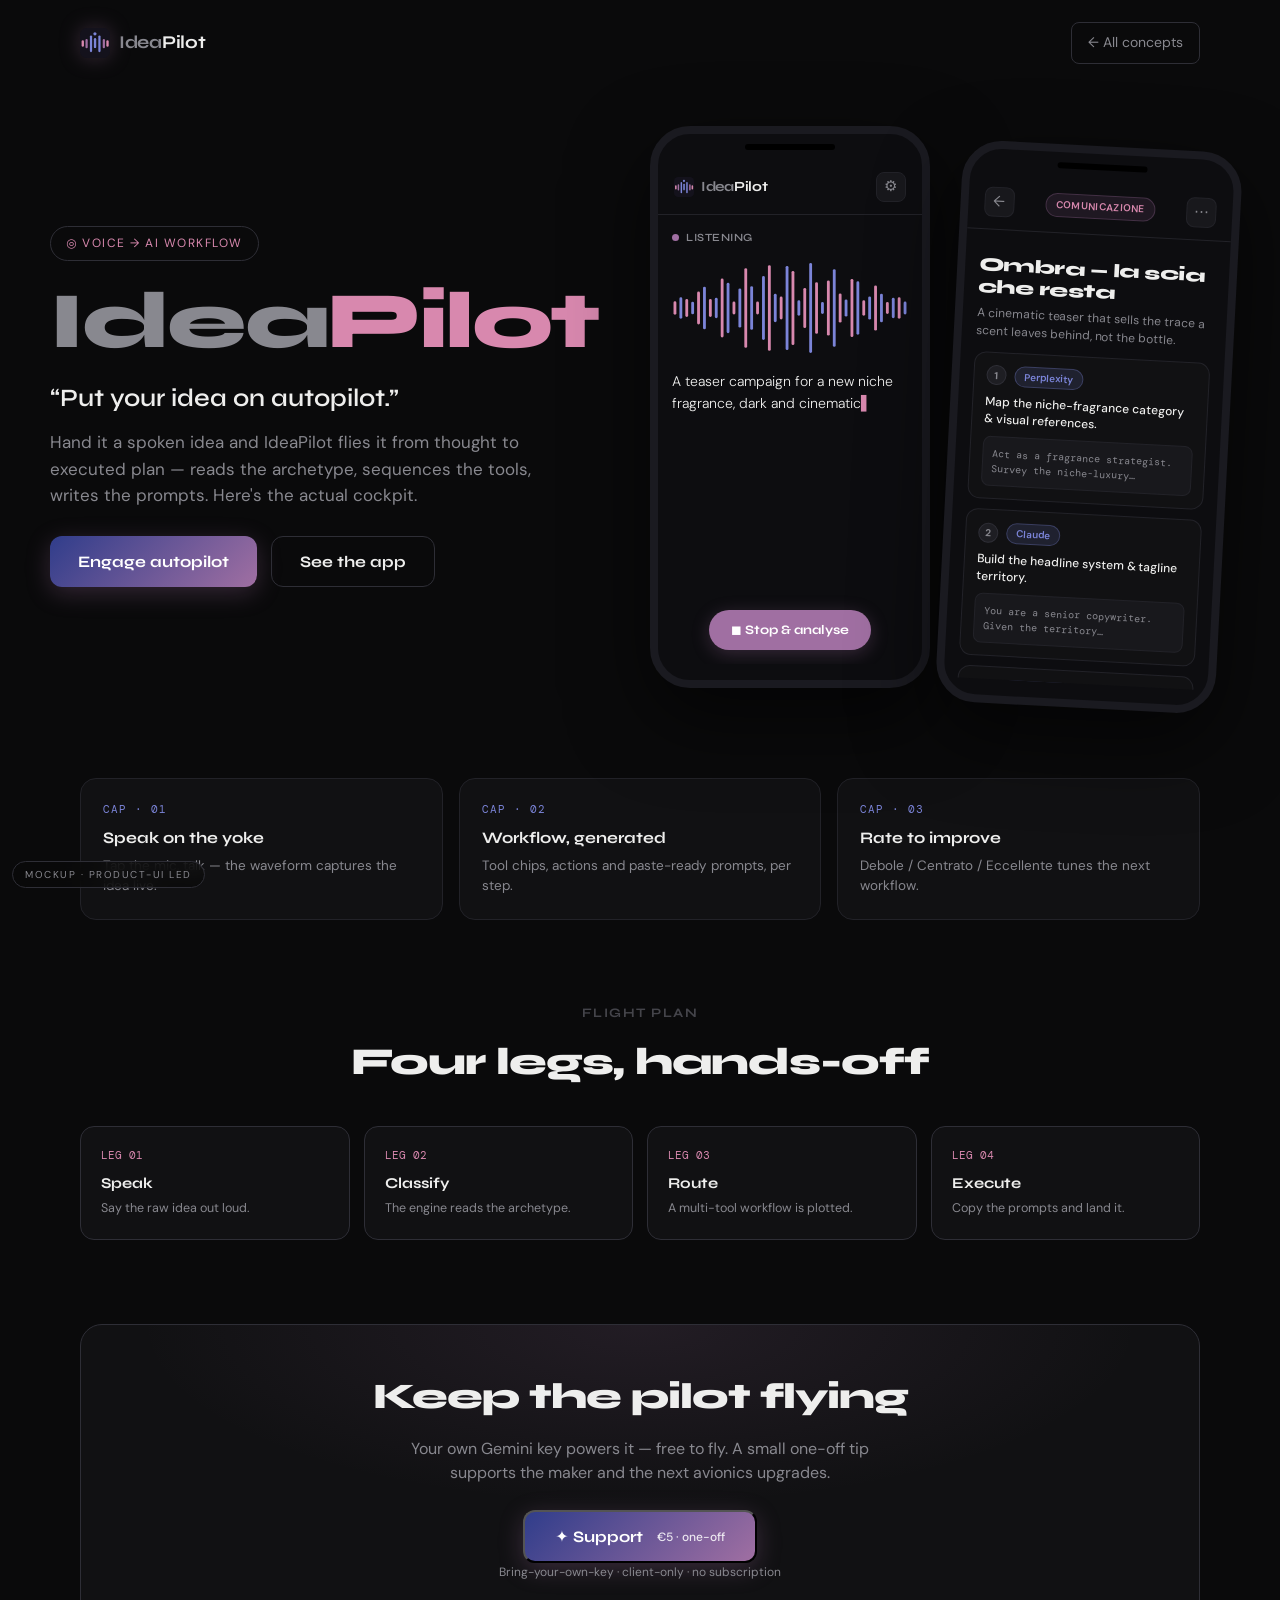
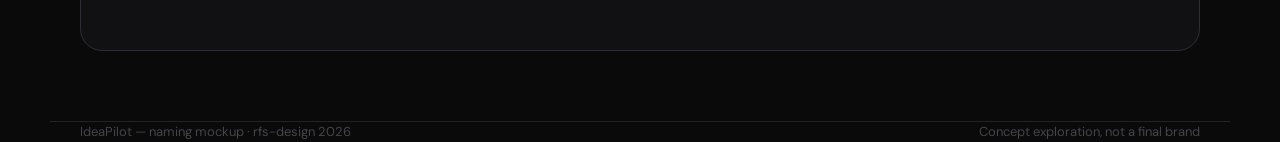
<file: landing-mockups/ideapilot.html>
<!DOCTYPE html>
<html lang="en">
<head>
<meta charset="UTF-8">
<meta name="viewport" content="width=device-width, initial-scale=1.0">
<title>IdeaPilot — Put your idea on autopilot</title>
<link rel="preconnect" href="https://fonts.googleapis.com">
<link rel="preconnect" href="https://fonts.gstatic.com" crossorigin>
<link href="https://fonts.googleapis.com/css2?family=Syne:wght@600;700;800&family=DM+Sans:wght@400;500;600&family=DM+Mono:wght@400;500&display=swap" rel="stylesheet">
<style>
  :root{
    --bg:#0A0A0B;--surface:#111113;--surface-2:#18181C;--surface-3:#1E1E23;--border:#222228;--border-2:#2E2E36;
    --malva:#a06fa2;--peri:#7b84d8;--malva-lt:#d888ae;--indigo:#303d8b;
    --lo:rgba(160,111,162,.12);--glow:rgba(160,111,162,.28);--grad:linear-gradient(135deg,#303d8b 0%,#a06fa2 100%);
    --success:#00D4AA;--t1:#EEEEED;--t2:#88888F;--t3:#44444A;
    --disp:'Syne',system-ui,sans-serif;--body:'DM Sans',system-ui,sans-serif;--mono:'DM Mono',monospace;
  }
  *{box-sizing:border-box;margin:0;padding:0}
  body{background:var(--bg);color:var(--t1);font-family:var(--body);line-height:1.55;-webkit-font-smoothing:antialiased;overflow-x:hidden}
  a{color:inherit;text-decoration:none}
  .wrap{max-width:1180px;margin:0 auto;padding:0 30px}
  .brand{display:flex;align-items:center;gap:9px}
  .brand .mk{width:30px;height:30px;flex-shrink:0;filter:drop-shadow(0 0 10px var(--glow))}
  .brand .wm{font-family:var(--disp);font-weight:700;font-size:18px;letter-spacing:-.3px;color:var(--t1)}
  .brand .wm .i{color:var(--t2)}
  .mock{position:fixed;bottom:12px;left:12px;font-size:10px;letter-spacing:1.5px;text-transform:uppercase;color:var(--t2);border:1px solid var(--border-2);border-radius:20px;padding:5px 12px;background:rgba(10,10,11,.72);backdrop-filter:blur(8px);z-index:40}
  nav{display:flex;align-items:center;justify-content:space-between;padding:22px 30px;max-width:1180px;margin:0 auto}
  .navcta{font-size:14px;color:var(--t2);border:1px solid var(--border-2);padding:9px 16px;border-radius:8px;transition:.15s}
  .navcta:hover{color:var(--t1);border-color:var(--malva)}

  /* ── PRODUCT-UI LED hero: copy left, device right ── */
  .hero{display:grid;grid-template-columns:1fr 1fr;gap:40px;align-items:center;padding:40px 0 70px}
  .tag{display:inline-flex;gap:8px;font-size:12px;letter-spacing:1.5px;text-transform:uppercase;color:var(--malva-lt);border:1px solid var(--border-2);border-radius:30px;padding:7px 15px;margin-bottom:22px}
  h1{font-family:var(--disp);font-weight:800;font-size:clamp(44px,6.4vw,80px);line-height:.95;letter-spacing:-2.5px}
  h1 .i{color:var(--t2)}
  h1 .w{color:var(--malva-lt)}
  .payoff{font-family:var(--disp);font-weight:600;font-size:clamp(18px,2.3vw,25px);margin:20px 0 12px}
  .sub{color:var(--t2);font-size:17px;max-width:44ch;margin-bottom:28px}
  .btns{display:flex;gap:14px;flex-wrap:wrap}
  .btn{font-family:var(--disp);font-weight:700;font-size:16px;padding:15px 28px;border-radius:12px;cursor:pointer;border:none;transition:.15s}
  .btn-p{background:var(--grad);color:#fff;box-shadow:0 6px 24px var(--glow)}
  .btn-p:hover{transform:translateY(-2px)}
  .btn-s{background:transparent;color:var(--t1);border:1px solid var(--border-2)}

  /* device frames (real app UI) */
  .devices{display:flex;gap:20px;justify-content:center;align-items:flex-start}
  .phone{width:280px;flex-shrink:0;background:#0d0d10;border:8px solid #1a1a20;border-radius:40px;padding:0;overflow:hidden;box-shadow:0 30px 80px rgba(0,0,0,.6);position:relative}
  .phone.tilt{transform:rotate(3deg) translateY(20px)}
  .notch{height:26px;display:flex;align-items:center;justify-content:center}
  .notch::before{content:"";width:90px;height:6px;border-radius:6px;background:#000}
  .app{padding:0 0 16px;height:520px;display:flex;flex-direction:column}
  .apphead{display:flex;align-items:center;justify-content:space-between;padding:12px 16px;border-bottom:1px solid var(--border)}
  .appbrand{display:flex;align-items:center;gap:7px;font-family:var(--disp);font-weight:700;font-size:14px;letter-spacing:-.3px}
  .appbrand .i{color:var(--t2)}
  .ico{width:30px;height:30px;border-radius:8px;background:var(--surface-2);border:1px solid var(--border);display:flex;align-items:center;justify-content:center;color:var(--t2);font-size:15px}
  .appbody{flex:1;overflow:hidden;padding:14px 14px}
  /* capture screen */
  .cap-status{display:flex;align-items:center;gap:7px;font-family:var(--disp);font-size:11px;font-weight:600;letter-spacing:.5px;text-transform:uppercase;color:var(--t2);margin-bottom:8px}
  .cdot{width:7px;height:7px;border-radius:50%;background:var(--malva);animation:blink 1.2s ease-in-out infinite}
  @keyframes blink{0%,100%{opacity:1}50%{opacity:.2}}
  .wf{width:100%;height:96px;margin:6px 0 14px}
  .transcript{font-size:14px;font-weight:300;color:var(--t1);line-height:1.6}
  .transcript .cursor{color:var(--malva-lt)}
  .stopbtn{margin-top:auto;align-self:center;display:inline-flex;align-items:center;gap:8px;padding:12px 22px;background:var(--malva);border:none;border-radius:24px;color:#fff;font-family:var(--disp);font-weight:700;font-size:13px;box-shadow:0 4px 18px var(--glow)}
  /* detail screen */
  .chip{display:inline-flex;align-items:center;padding:3px 10px;border-radius:20px;font-size:10px;font-weight:600;letter-spacing:.3px;text-transform:uppercase;border:1px solid transparent;background:var(--lo);color:var(--malva-lt);border-color:var(--glow)}
  .dtitle{font-family:var(--disp);font-weight:800;font-size:19px;letter-spacing:-.5px;line-height:1.15;margin:10px 0 6px}
  .dsyn{font-size:12px;color:var(--t2);line-height:1.5;margin-bottom:12px}
  .wstep{background:var(--surface);border:1px solid var(--border);border-radius:12px;padding:12px;margin-bottom:10px}
  .wshead{display:flex;align-items:center;gap:8px;margin-bottom:8px}
  .snum{width:20px;height:20px;border-radius:50%;background:var(--surface-3);border:1px solid var(--border-2);display:flex;align-items:center;justify-content:center;font-size:10px;font-weight:700;color:var(--t2)}
  .stool{display:inline-flex;padding:2px 9px;border-radius:20px;font-size:10px;font-weight:600;background:rgba(123,132,216,.14);color:var(--peri);border:1px solid rgba(123,132,216,.3)}
  .saz{font-size:12px;font-weight:500;color:var(--t1);margin-bottom:8px;line-height:1.4}
  .sprompt{background:var(--surface-2);border:1px solid var(--border);border-radius:8px;padding:9px;font-family:var(--mono);font-size:10px;color:var(--t2);line-height:1.5}
  .ratings{display:flex;gap:6px;margin-top:6px}
  .rbtn{flex:1;padding:8px 4px;border-radius:10px;border:1px solid var(--border);background:var(--surface);color:var(--t2);font-size:10px;font-weight:500;text-align:center}
  .rbtn.on{background:var(--lo);border-color:var(--glow);color:var(--malva-lt)}

  .callouts{display:grid;grid-template-columns:repeat(3,1fr);gap:16px;margin:20px 0 80px}
  .co{background:var(--surface);border:1px solid var(--border);border-radius:16px;padding:22px}
  .co .k{font-family:var(--mono);font-size:11px;color:var(--peri);letter-spacing:1px;margin-bottom:8px}
  .co h3{font-family:var(--disp);font-weight:700;font-size:16px;margin-bottom:5px}
  .co p{color:var(--t2);font-size:13.5px}

  .section-h{text-align:center;margin-bottom:34px}
  .section-h .lbl{font-family:var(--disp);font-size:13px;letter-spacing:1.5px;text-transform:uppercase;color:var(--t3);font-weight:700}
  .section-h h2{font-family:var(--disp);font-weight:800;font-size:clamp(26px,3.6vw,38px);letter-spacing:-1px;margin-top:8px}
  .flow4{display:grid;grid-template-columns:repeat(4,1fr);gap:14px;margin-bottom:84px}
  .f{border:1px solid var(--border-2);border-radius:14px;padding:20px;background:var(--surface)}
  .f .n{font-family:var(--mono);font-size:11px;color:var(--malva-lt)}
  .f h4{font-family:var(--disp);font-weight:700;font-size:15px;margin:8px 0 4px}
  .f p{color:var(--t2);font-size:12.5px}

  .support{border:1px solid var(--border-2);border-radius:22px;padding:44px;text-align:center;background:radial-gradient(500px 180px at 50% 0,var(--lo),transparent),var(--surface);margin-bottom:70px}
  .support h2{font-family:var(--disp);font-weight:800;font-size:clamp(24px,3.6vw,36px);letter-spacing:-1px;margin-bottom:12px}
  .support p{color:var(--t2);max-width:46ch;margin:0 auto 24px}
  .tip{display:inline-flex;align-items:center;gap:10px;background:var(--grad);color:#fff;font-family:var(--disp);font-weight:700;font-size:16px;padding:15px 30px;border-radius:12px;box-shadow:0 6px 24px var(--glow);cursor:pointer;transition:.15s}
  .tip:hover{transform:translateY(-2px)}.tip small{font-weight:500;opacity:.85;font-family:var(--body);font-size:12px}
  .note{margin-top:14px;font-size:12px;color:var(--t3)}
  footer{border-top:1px solid var(--border);padding:30px 0;color:var(--t3);font-size:13px;display:flex;justify-content:space-between;flex-wrap:wrap;gap:10px}
  @media(max-width:900px){.hero{grid-template-columns:1fr}.devices{margin-top:10px}.phone.tilt{display:none}.callouts,.flow4{grid-template-columns:1fr}}
</style>
</head>
<body>
<span class="mock">Mockup · Product-UI led</span>
<nav>
  <a class="brand" href="index.html"><svg class="mk" viewBox="0 0 512 512" aria-hidden="true"><rect width="512" height="512" rx="112" fill="#14121c"/><circle cx="255.1" cy="99.2" r="27.3" fill="#7b84d8"/><g fill="none" stroke-linecap="round"><line x1="256.8" y1="192.3" x2="256.8" y2="322.6" stroke="#7b84d8" stroke-width="40"/><line x1="187.9" y1="145.4" x2="187.9" y2="393.8" stroke="#7b84d8" stroke-width="38"/><line x1="112.5" y1="205.1" x2="112.5" y2="328.7" stroke="#a06fa2" stroke-width="38"/><line x1="47.2" y1="229.6" x2="47.2" y2="299" stroke="#d888ae" stroke-width="40"/><line x1="331.8" y1="145.4" x2="331.8" y2="393.8" stroke="#7b84d8" stroke-width="38"/><line x1="406.8" y1="205.1" x2="406.8" y2="328.7" stroke="#a06fa2" stroke-width="38"/><line x1="469.7" y1="229.6" x2="469.7" y2="299" stroke="#d888ae" stroke-width="40"/></g></svg><span class="wm"><span class="i">Idea</span>Pilot</span></a>
  <a class="navcta" href="index.html">← All concepts</a>
</nav>

<header class="wrap hero">
  <div>
    <span class="tag">◎ Voice → AI workflow</span>
    <h1><span class="i">Idea</span><span class="w">Pilot</span></h1>
    <p class="payoff">“Put your idea on autopilot.”</p>
    <p class="sub">Hand it a spoken idea and IdeaPilot flies it from thought to executed plan — reads the archetype, sequences the tools, writes the prompts. Here's the actual cockpit.</p>
    <div class="btns"><button class="btn btn-p">Engage autopilot</button><button class="btn btn-s">See the app</button></div>
  </div>
  <div class="devices">
    <!-- Capture screen -->
    <div class="phone"><div class="notch"></div><div class="app">
      <div class="apphead"><div class="appbrand"><svg width="20" height="20" viewBox="0 0 512 512"><rect width="512" height="512" rx="112" fill="#14121c"/><circle cx="255.1" cy="99.2" r="27.3" fill="#7b84d8"/><g fill="none" stroke-linecap="round"><line x1="256.8" y1="192.3" x2="256.8" y2="322.6" stroke="#7b84d8" stroke-width="40"/><line x1="187.9" y1="145.4" x2="187.9" y2="393.8" stroke="#7b84d8" stroke-width="38"/><line x1="112.5" y1="205.1" x2="112.5" y2="328.7" stroke="#a06fa2" stroke-width="38"/><line x1="47.2" y1="229.6" x2="47.2" y2="299" stroke="#d888ae" stroke-width="40"/><line x1="331.8" y1="145.4" x2="331.8" y2="393.8" stroke="#7b84d8" stroke-width="38"/><line x1="406.8" y1="205.1" x2="406.8" y2="328.7" stroke="#a06fa2" stroke-width="38"/><line x1="469.7" y1="229.6" x2="469.7" y2="299" stroke="#d888ae" stroke-width="40"/></g></svg><span><span class="i">Idea</span>Pilot</span></div><div class="ico">⚙</div></div>
      <div class="appbody" style="display:flex;flex-direction:column">
        <div class="cap-status"><span class="cdot"></span>Listening</div>
        <svg class="wf" id="wfcap" viewBox="0 0 250 96" aria-hidden="true"></svg>
        <div class="transcript">A teaser campaign for a new niche fragrance, dark and cinematic<span class="cursor">▌</span></div>
        <button class="stopbtn">◼ Stop &amp; analyse</button>
      </div>
    </div></div>
    <!-- Detail screen -->
    <div class="phone tilt"><div class="notch"></div><div class="app">
      <div class="apphead"><div class="ico">←</div><span class="chip">Comunicazione</span><div class="ico">⋯</div></div>
      <div class="appbody" style="overflow-y:hidden">
        <div class="dtitle">Ombra — la scia che resta</div>
        <div class="dsyn">A cinematic teaser that sells the trace a scent leaves behind, not the bottle.</div>
        <div class="wstep"><div class="wshead"><span class="snum">1</span><span class="stool">Perplexity</span></div><div class="saz">Map the niche-fragrance category & visual references.</div><div class="sprompt">Act as a fragrance strategist. Survey the niche-luxury…</div></div>
        <div class="wstep"><div class="wshead"><span class="snum">2</span><span class="stool">Claude</span></div><div class="saz">Build the headline system & tagline territory.</div><div class="sprompt">You are a senior copywriter. Given the territory…</div></div>
        <div class="wstep"><div class="wshead"><span class="snum">3</span><span class="stool">Midjourney</span></div><div class="saz">Key visual — dark, cinematic direction.</div></div>
        <div class="ratings"><div class="rbtn">Debole</div><div class="rbtn on">Centrato</div><div class="rbtn">Eccellente</div></div>
      </div>
    </div></div>
  </div>
</header>

<main class="wrap">
  <section class="callouts">
    <div class="co"><div class="k">CAP · 01</div><h3>Speak on the yoke</h3><p>Tap the mic, talk — the waveform captures the idea live.</p></div>
    <div class="co"><div class="k">CAP · 02</div><h3>Workflow, generated</h3><p>Tool chips, actions and paste-ready prompts, per step.</p></div>
    <div class="co"><div class="k">CAP · 03</div><h3>Rate to improve</h3><p>Debole / Centrato / Eccellente tunes the next workflow.</p></div>
  </section>

  <section>
    <div class="section-h"><span class="lbl">Flight plan</span><h2>Four legs, hands-off</h2></div>
    <div class="flow4">
      <div class="f"><div class="n">LEG 01</div><h4>Speak</h4><p>Say the raw idea out loud.</p></div>
      <div class="f"><div class="n">LEG 02</div><h4>Classify</h4><p>The engine reads the archetype.</p></div>
      <div class="f"><div class="n">LEG 03</div><h4>Route</h4><p>A multi-tool workflow is plotted.</p></div>
      <div class="f"><div class="n">LEG 04</div><h4>Execute</h4><p>Copy the prompts and land it.</p></div>
    </div>
  </section>

  <section class="support">
    <h2>Keep the pilot flying</h2>
    <p>Your own Gemini key powers it — free to fly. A small one-off tip supports the maker and the next avionics upgrades.</p>
    <button class="tip">✦ Support&nbsp; <small>€5 · one-off</small></button>
    <p class="note">Bring-your-own-key · client-only · no subscription</p>
  </section>
</main>
<footer class="wrap"><span>IdeaPilot — naming mockup · rfs-design 2026</span><span>Concept exploration, not a final brand</span></footer>
<script>
  const wf=document.getElementById('wfcap');const N=40,W=250,H=96,mid=H/2,gap=W/N,cols=['#d888ae','#7b84d8'];let s='';
  for(let i=0;i<N;i++){const x=i*gap+gap/2;const env=Math.sin(Math.PI*(i+.5)/N);const h=Math.abs((0.1+0.9*env*(0.5+0.5*Math.sin(i*1.7)))*mid);
    s+=`<line x1="${x}" y1="${mid-h}" x2="${x}" y2="${mid+h}" stroke="${i%2?cols[1]:cols[0]}" stroke-width="3" stroke-linecap="round"/>`;}
  wf.innerHTML=s;
</script>
</body>
</html>
</file>
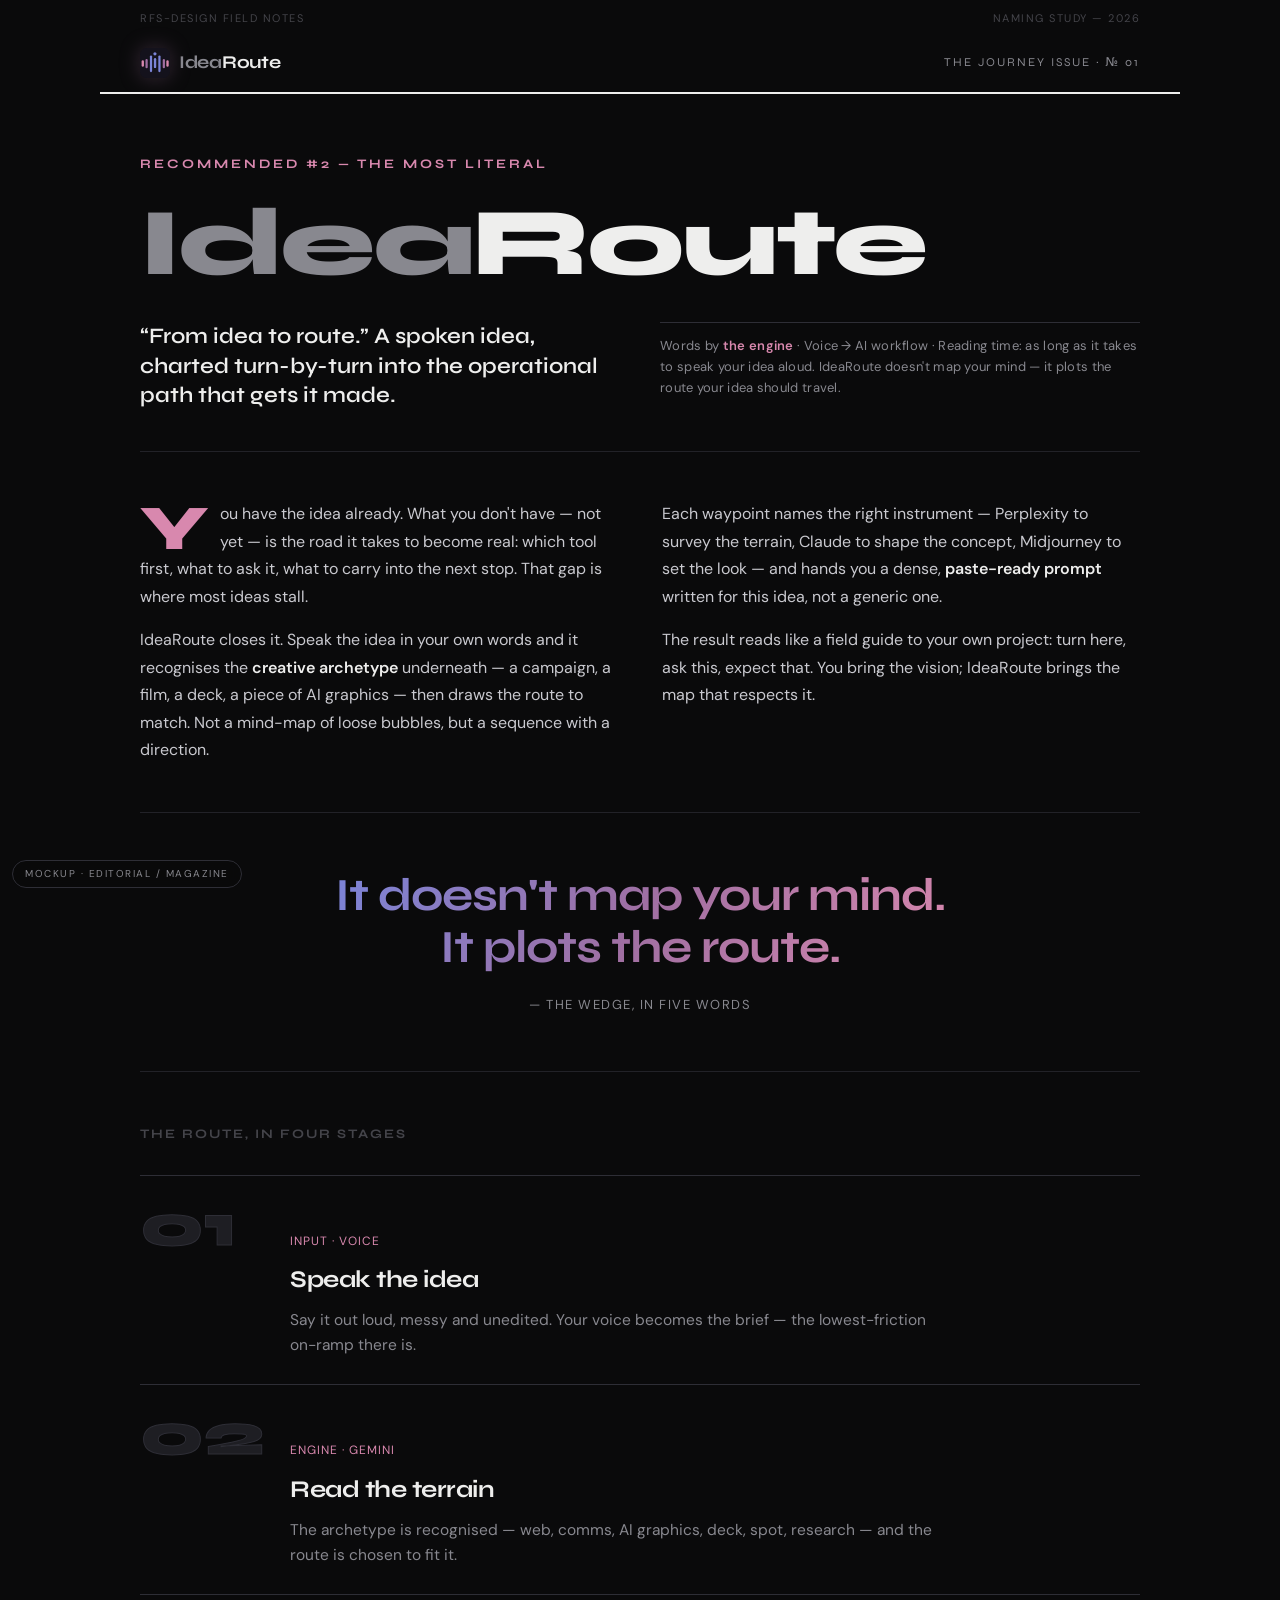
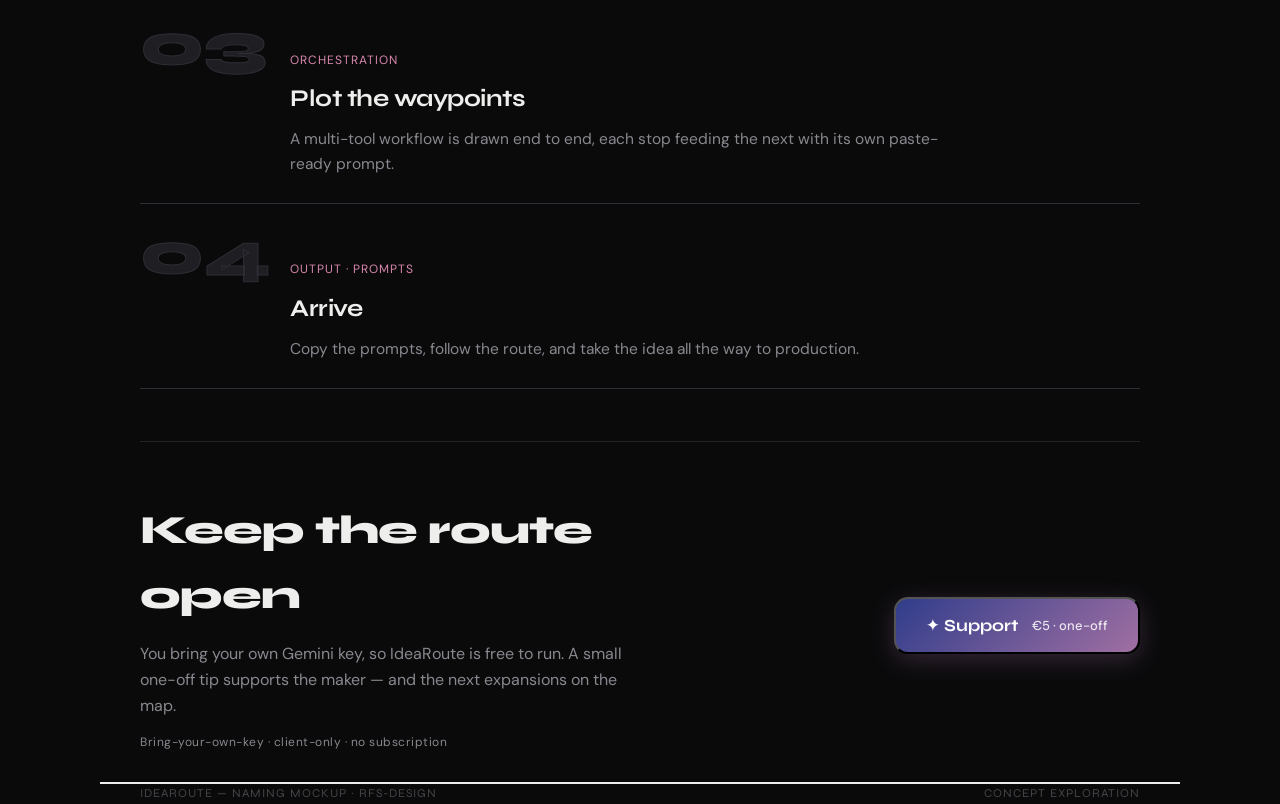
<file: landing-mockups/idearoute.html>
<!DOCTYPE html>
<html lang="en">
<head>
<meta charset="UTF-8">
<meta name="viewport" content="width=device-width, initial-scale=1.0">
<title>IdeaRoute — From idea to route</title>
<link rel="preconnect" href="https://fonts.googleapis.com">
<link rel="preconnect" href="https://fonts.gstatic.com" crossorigin>
<link href="https://fonts.googleapis.com/css2?family=Syne:wght@600;700;800&family=DM+Sans:wght@400;500;600&display=swap" rel="stylesheet">
<style>
  :root{
    --bg:#0A0A0B;--surface:#111113;--surface-2:#18181C;--surface-3:#1E1E23;--border:#222228;--border-2:#2E2E36;
    --malva:#a06fa2;--peri:#7b84d8;--malva-lt:#d888ae;--indigo:#303d8b;
    --lo:rgba(160,111,162,.12);--glow:rgba(160,111,162,.28);--grad:linear-gradient(135deg,#303d8b 0%,#a06fa2 100%);
    --success:#00D4AA;--t1:#EEEEED;--t2:#88888F;--t3:#44444A;
    --disp:'Syne',system-ui,sans-serif;--body:'DM Sans',system-ui,sans-serif;
  }
  *{box-sizing:border-box;margin:0;padding:0}
  body{background:var(--bg);color:var(--t1);font-family:var(--body);line-height:1.62;-webkit-font-smoothing:antialiased;overflow-x:hidden}
  a{color:inherit;text-decoration:none}
  .wrap{max-width:1080px;margin:0 auto;padding:0 40px}
  .brand{display:flex;align-items:center;gap:9px}
  .brand .mk{width:30px;height:30px;flex-shrink:0;filter:drop-shadow(0 0 10px var(--glow))}
  .brand .wm{font-family:var(--disp);font-weight:700;font-size:18px;letter-spacing:-.3px;color:var(--t1)}
  .brand .wm .i{color:var(--t2)}
  .mock{position:fixed;bottom:12px;left:12px;font-size:10px;letter-spacing:1.5px;text-transform:uppercase;color:var(--t2);border:1px solid var(--border-2);border-radius:20px;padding:5px 12px;background:rgba(10,10,11,.72);backdrop-filter:blur(8px);z-index:40}

  /* Masthead */
  .masthead{border-bottom:2px solid var(--t1);margin:0 40px;max-width:1080px;margin:0 auto;padding:20px 40px 14px;display:flex;align-items:center;justify-content:space-between}
  .issue{font-family:var(--disp);font-size:12px;letter-spacing:2px;text-transform:uppercase;color:var(--t2)}
  .subtop{max-width:1080px;margin:0 auto;padding:10px 40px 0;display:flex;justify-content:space-between;font-size:11px;letter-spacing:1.5px;text-transform:uppercase;color:var(--t3)}

  /* Feature opener */
  .opener{padding:60px 0 40px;border-bottom:1px solid var(--border)}
  .kicker{font-family:var(--disp);font-weight:700;font-size:13px;letter-spacing:3px;text-transform:uppercase;color:var(--malva-lt);margin-bottom:22px}
  .headline{font-family:var(--disp);font-weight:800;font-size:clamp(46px,7.5vw,96px);line-height:.95;letter-spacing:-2.5px;max-width:14ch}
  .headline .i{color:var(--t2)}
  .standfirst{display:grid;grid-template-columns:1fr 1fr;gap:40px;margin-top:34px;align-items:start}
  .standfirst .lead{font-family:var(--disp);font-weight:600;font-size:22px;line-height:1.35;color:var(--t1)}
  .byline{font-size:13px;color:var(--t2);letter-spacing:.3px;border-top:1px solid var(--border-2);padding-top:12px}
  .byline b{color:var(--malva-lt);font-weight:600}

  /* Body — magazine columns */
  .feature{padding:48px 0;border-bottom:1px solid var(--border)}
  .cols{column-count:2;column-gap:44px;font-size:16px;color:#c9c9cf;line-height:1.72}
  .cols p{margin:0 0 16px;break-inside:avoid}
  .cols p:first-child::first-letter{font-family:var(--disp);font-weight:800;font-size:64px;line-height:.72;float:left;padding:6px 12px 0 0;color:var(--malva-lt)}
  .cols em{color:var(--t1);font-style:normal;font-weight:600}

  /* Pull quote */
  .pull{padding:56px 0;text-align:center;border-bottom:1px solid var(--border)}
  .pull blockquote{font-family:var(--disp);font-weight:700;font-size:clamp(26px,4.4vw,46px);line-height:1.14;letter-spacing:-1px;max-width:18ch;margin:0 auto;
    background:linear-gradient(120deg,#7b84d8,#a06fa2,#d888ae);-webkit-background-clip:text;background-clip:text;-webkit-text-fill-color:transparent}
  .pull cite{display:block;margin-top:20px;font-style:normal;font-size:13px;letter-spacing:1.5px;text-transform:uppercase;color:var(--t2)}

  /* Stages — editorial numbered list */
  .stages{padding:52px 0;border-bottom:1px solid var(--border)}
  .st-h{font-family:var(--disp);font-weight:700;font-size:13px;letter-spacing:2px;text-transform:uppercase;color:var(--t3);margin-bottom:30px}
  .stage{display:grid;grid-template-columns:120px 1fr;gap:30px;padding:26px 0;border-top:1px solid var(--border-2);align-items:baseline}
  .stage:last-child{border-bottom:1px solid var(--border-2)}
  .stage .no{font-family:var(--disp);font-weight:800;font-size:60px;line-height:.8;color:var(--surface-3);-webkit-text-stroke:1px var(--border-2)}
  .stage h3{font-family:var(--disp);font-weight:700;font-size:24px;letter-spacing:-.5px;margin-bottom:8px}
  .stage p{color:var(--t2);font-size:15.5px;max-width:60ch}
  .stage .tool{font-size:12px;letter-spacing:1px;text-transform:uppercase;color:var(--malva-lt);margin-bottom:10px}

  /* Support — as a subscribe box */
  .support{padding:56px 0 30px;display:grid;grid-template-columns:1.3fr 1fr;gap:40px;align-items:center}
  .support h2{font-family:var(--disp);font-weight:800;font-size:clamp(26px,4vw,40px);letter-spacing:-1px;margin-bottom:14px;max-width:16ch}
  .support p{color:var(--t2);max-width:44ch}
  .support .r{text-align:right}
  .tip{display:inline-flex;align-items:center;gap:10px;background:var(--grad);color:#fff;font-family:var(--disp);font-weight:700;font-size:17px;padding:16px 30px;border-radius:14px;box-shadow:0 6px 24px var(--glow);cursor:pointer;transition:.15s}
  .tip:hover{transform:translateY(-2px)}.tip small{font-weight:500;opacity:.85;font-family:var(--body);font-size:13px}
  .note{margin-top:14px;font-size:12px;letter-spacing:.5px;color:var(--t3)}
  footer{border-top:2px solid var(--t1);padding:24px 0;color:var(--t3);font-family:var(--disp);font-size:12px;letter-spacing:1px;text-transform:uppercase;display:flex;justify-content:space-between;flex-wrap:wrap;gap:10px}
  @media(max-width:820px){.standfirst{grid-template-columns:1fr;gap:18px}.cols{column-count:1}.stage{grid-template-columns:60px 1fr;gap:18px}.support{grid-template-columns:1fr}.support .r{text-align:left}}
</style>
</head>
<body>
<span class="mock">Mockup · Editorial / magazine</span>
<div class="subtop"><span>rfs-design field notes</span><span>Naming study — 2026</span></div>
<div class="masthead">
  <a class="brand" href="index.html"><svg class="mk" viewBox="0 0 512 512" aria-hidden="true"><rect width="512" height="512" rx="112" fill="#14121c"/><circle cx="255.1" cy="99.2" r="27.3" fill="#7b84d8"/><g fill="none" stroke-linecap="round"><line x1="256.8" y1="192.3" x2="256.8" y2="322.6" stroke="#7b84d8" stroke-width="40"/><line x1="187.9" y1="145.4" x2="187.9" y2="393.8" stroke="#7b84d8" stroke-width="38"/><line x1="112.5" y1="205.1" x2="112.5" y2="328.7" stroke="#a06fa2" stroke-width="38"/><line x1="47.2" y1="229.6" x2="47.2" y2="299" stroke="#d888ae" stroke-width="40"/><line x1="331.8" y1="145.4" x2="331.8" y2="393.8" stroke="#7b84d8" stroke-width="38"/><line x1="406.8" y1="205.1" x2="406.8" y2="328.7" stroke="#a06fa2" stroke-width="38"/><line x1="469.7" y1="229.6" x2="469.7" y2="299" stroke="#d888ae" stroke-width="40"/></g></svg><span class="wm"><span class="i">Idea</span>Route</span></a>
  <span class="issue">The Journey Issue · № 01</span>
</div>

<main class="wrap">
  <section class="opener">
    <div class="kicker">Recommended #2 — the most literal</div>
    <h1 class="headline"><span class="i">Idea</span>Route</h1>
    <div class="standfirst">
      <p class="lead">“From idea to route.” A spoken idea, charted turn-by-turn into the operational path that gets it made.</p>
      <p class="byline">Words by <b>the engine</b> · Voice → AI workflow · Reading time: as long as it takes to speak your idea aloud. IdeaRoute doesn't map your mind — it plots the route your idea should travel.</p>
    </div>
  </section>

  <section class="feature">
    <div class="cols">
      <p>You have the idea already. What you don't have — not yet — is the road it takes to become real: which tool first, what to ask it, what to carry into the next stop. That gap is where most ideas stall.</p>
      <p>IdeaRoute closes it. Speak the idea in your own words and it recognises the <em>creative archetype</em> underneath — a campaign, a film, a deck, a piece of AI graphics — then draws the route to match. Not a mind-map of loose bubbles, but a sequence with a direction.</p>
      <p>Each waypoint names the right instrument — Perplexity to survey the terrain, Claude to shape the concept, Midjourney to set the look — and hands you a dense, <em>paste-ready prompt</em> written for this idea, not a generic one.</p>
      <p>The result reads like a field guide to your own project: turn here, ask this, expect that. You bring the vision; IdeaRoute brings the map that respects it.</p>
    </div>
  </section>

  <section class="pull">
    <blockquote>It doesn't map your mind. It plots the route.</blockquote>
    <cite>— the wedge, in five words</cite>
  </section>

  <section class="stages">
    <div class="st-h">The route, in four stages</div>
    <div class="stage"><div class="no">01</div><div><div class="tool">Input · voice</div><h3>Speak the idea</h3><p>Say it out loud, messy and unedited. Your voice becomes the brief — the lowest-friction on-ramp there is.</p></div></div>
    <div class="stage"><div class="no">02</div><div><div class="tool">Engine · Gemini</div><h3>Read the terrain</h3><p>The archetype is recognised — web, comms, AI graphics, deck, spot, research — and the route is chosen to fit it.</p></div></div>
    <div class="stage"><div class="no">03</div><div><div class="tool">Orchestration</div><h3>Plot the waypoints</h3><p>A multi-tool workflow is drawn end to end, each stop feeding the next with its own paste-ready prompt.</p></div></div>
    <div class="stage"><div class="no">04</div><div><div class="tool">Output · prompts</div><h3>Arrive</h3><p>Copy the prompts, follow the route, and take the idea all the way to production.</p></div></div>
  </section>

  <section class="support">
    <div>
      <h2>Keep the route open</h2>
      <p>You bring your own Gemini key, so IdeaRoute is free to run. A small one-off tip supports the maker — and the next expansions on the map.</p>
      <p class="note">Bring-your-own-key · client-only · no subscription</p>
    </div>
    <div class="r"><button class="tip">✦ Support&nbsp; <small>€5 · one-off</small></button></div>
  </section>
</main>
<footer class="wrap"><span>IdeaRoute — naming mockup · rfs-design</span><span>Concept exploration</span></footer>
</body>
</html>
</file>
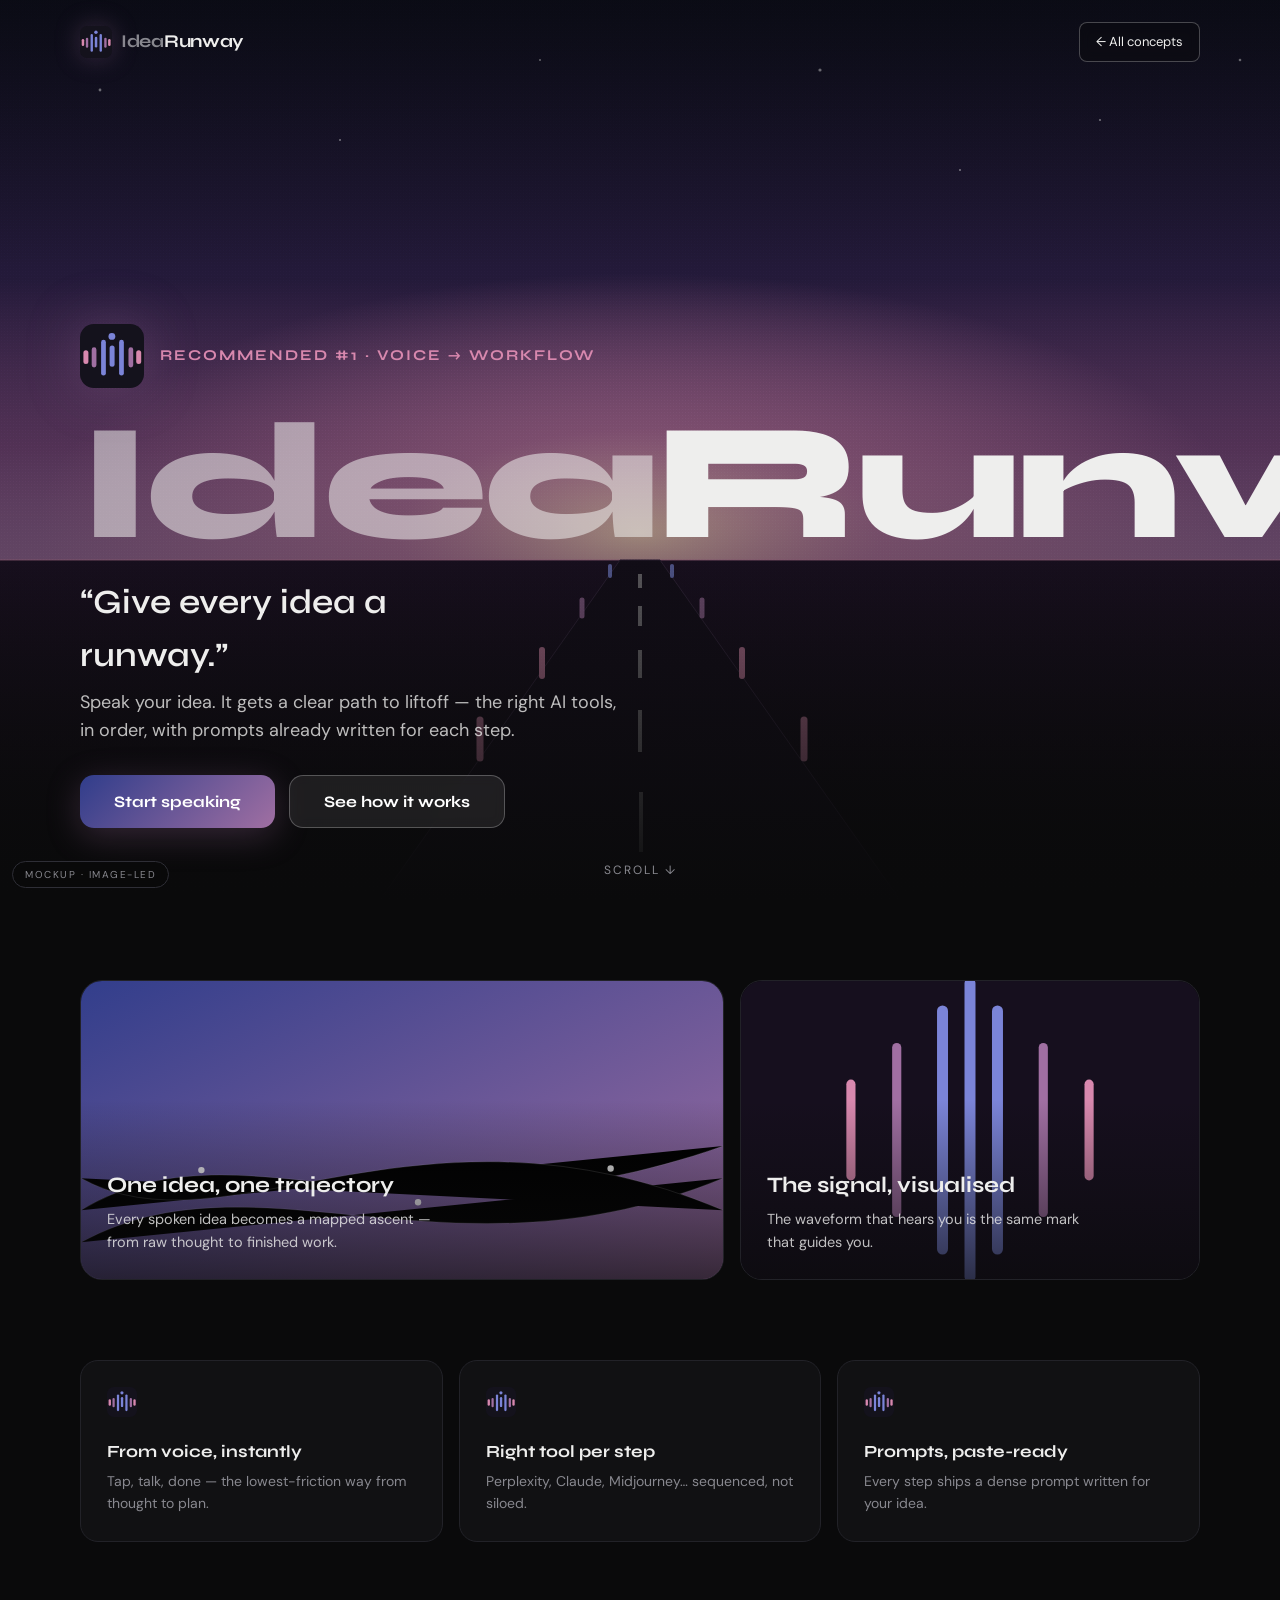
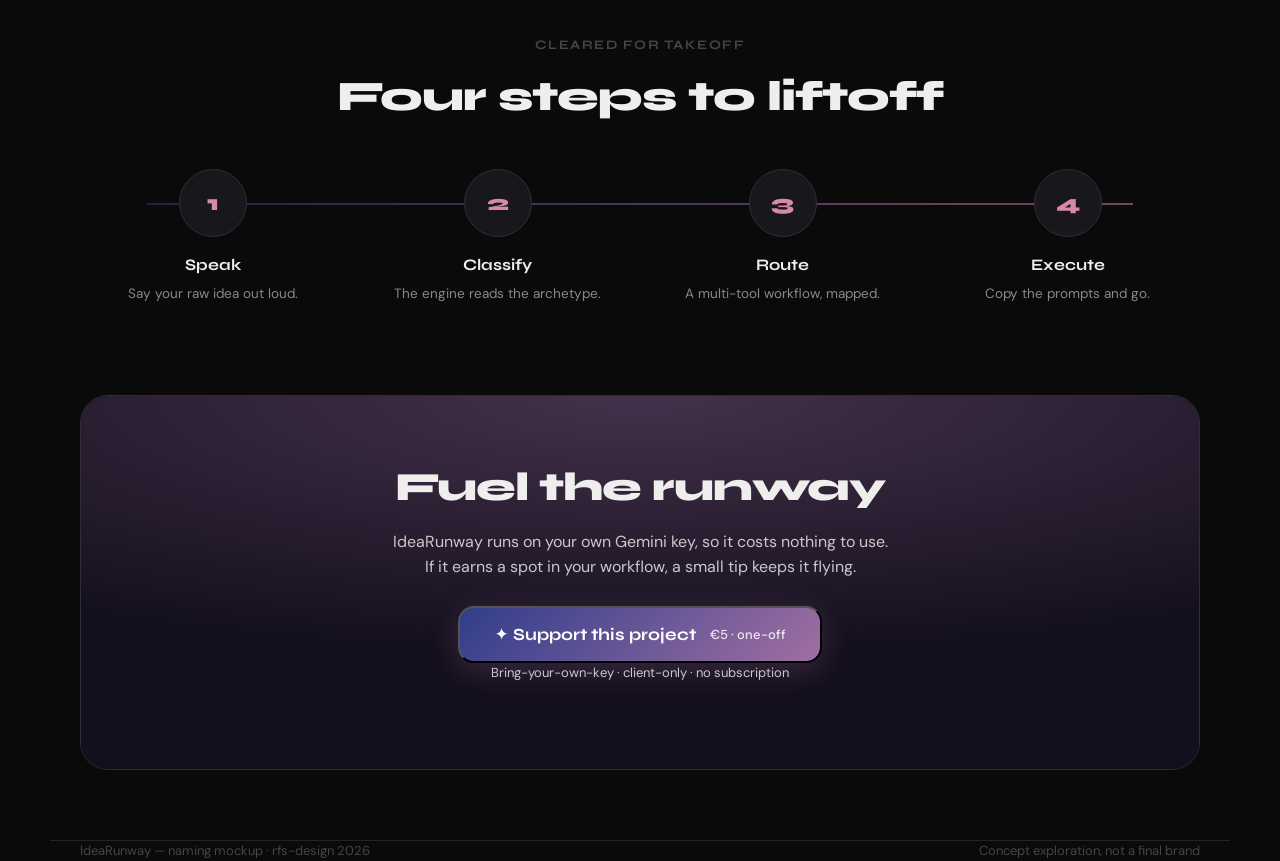
<file: landing-mockups/idearunway.html>
<!DOCTYPE html>
<html lang="en">
<head>
<meta charset="UTF-8">
<meta name="viewport" content="width=device-width, initial-scale=1.0">
<title>IdeaRunway — Give every idea a runway</title>
<link rel="preconnect" href="https://fonts.googleapis.com">
<link rel="preconnect" href="https://fonts.gstatic.com" crossorigin>
<link href="https://fonts.googleapis.com/css2?family=Syne:wght@600;700;800&family=DM+Sans:wght@400;500;600&display=swap" rel="stylesheet">
<style>
  :root{
    --bg:#0A0A0B;--surface:#111113;--surface-2:#18181C;--surface-3:#1E1E23;--border:#222228;--border-2:#2E2E36;
    --malva:#a06fa2;--peri:#7b84d8;--malva-lt:#d888ae;--indigo:#303d8b;
    --lo:rgba(160,111,162,.12);--glow:rgba(160,111,162,.28);--grad:linear-gradient(135deg,#303d8b 0%,#a06fa2 100%);
    --success:#00D4AA;--t1:#EEEEED;--t2:#88888F;--t3:#44444A;
    --disp:'Syne',system-ui,sans-serif;--body:'DM Sans',system-ui,sans-serif;
  }
  *{box-sizing:border-box;margin:0;padding:0}
  body{background:var(--bg);color:var(--t1);font-family:var(--body);line-height:1.55;-webkit-font-smoothing:antialiased;overflow-x:hidden}
  a{color:inherit;text-decoration:none}
  .wrap{max-width:1180px;margin:0 auto;padding:0 30px}
  /* ── shared brand lockup — mirrors app .logo / .logo-text ── */
  .brand{display:flex;align-items:center;gap:9px}
  .brand .mk{width:32px;height:32px;flex-shrink:0;filter:drop-shadow(0 0 12px var(--glow))}
  .brand .wm{font-family:var(--disp);font-weight:700;font-size:18px;letter-spacing:-.3px;color:var(--t1)}
  .brand .wm .i{color:var(--t2)}
  .mock{position:fixed;bottom:12px;left:12px;font-size:10px;letter-spacing:1.5px;text-transform:uppercase;color:var(--t2);
    border:1px solid var(--border-2);border-radius:20px;padding:5px 12px;background:rgba(10,10,11,.72);backdrop-filter:blur(8px);z-index:40}

  nav{position:absolute;top:0;left:0;right:0;z-index:20;display:flex;align-items:center;justify-content:space-between;padding:22px 30px;max-width:1180px;margin:0 auto}
  .navcta{font-size:13px;color:var(--t1);border:1px solid rgba(255,255,255,.25);padding:9px 16px;border-radius:8px;transition:.15s;background:rgba(10,10,11,.35);backdrop-filter:blur(6px)}
  .navcta:hover{border-color:var(--malva-lt)}

  /* ── IMAGE-LED full-bleed hero (large generated SVG graphic) ── */
  .hero{position:relative;height:100vh;min-height:760px;display:flex;flex-direction:column;justify-content:flex-end;overflow:hidden}
  .art{position:absolute;inset:0;width:100%;height:100%;z-index:0}
  .grain{position:absolute;inset:0;z-index:1;opacity:.5;mix-blend-mode:overlay;
    background-image:radial-gradient(rgba(255,255,255,.12) .5px,transparent .5px);background-size:3px 3px}
  .vig{position:absolute;inset:0;z-index:2;background:linear-gradient(180deg,rgba(10,10,11,.35) 0%,rgba(10,10,11,0) 30%,rgba(10,10,11,.55) 72%,var(--bg) 100%)}
  .hero-inner{position:relative;z-index:5;padding:0 30px 8vh;max-width:1180px;margin:0 auto;width:100%}
  .biglogo{display:flex;align-items:center;gap:16px;margin-bottom:26px}
  .biglogo .mk{width:64px;height:64px;filter:drop-shadow(0 0 26px var(--glow))}
  .biglogo .lab{font-family:var(--disp);font-weight:700;font-size:15px;letter-spacing:2px;text-transform:uppercase;color:var(--malva-lt)}
  h1{font-family:var(--disp);font-weight:800;font-size:clamp(60px,13vw,180px);line-height:.84;letter-spacing:-5px}
  h1 .i{color:rgba(238,238,237,.55)}
  .payoff{font-family:var(--disp);font-weight:600;font-size:clamp(20px,3vw,34px);margin:22px 0 8px;max-width:20ch}
  .sub{color:rgba(238,238,237,.78);font-size:18px;max-width:46ch;margin-bottom:30px}
  .btns{display:flex;gap:14px;flex-wrap:wrap}
  .btn{font-family:var(--disp);font-weight:700;font-size:16px;padding:16px 34px;border-radius:14px;cursor:pointer;border:none;transition:.15s}
  .btn-p{background:var(--grad);color:#fff;box-shadow:0 8px 34px var(--glow)}
  .btn-p:hover{transform:translateY(-2px)}
  .btn-s{background:rgba(255,255,255,.08);color:#fff;border:1px solid rgba(255,255,255,.25);backdrop-filter:blur(6px)}
  .btn-s:hover{border-color:var(--malva-lt)}
  .scrollhint{position:absolute;bottom:20px;left:50%;transform:translateX(-50%);z-index:5;color:var(--t2);font-size:12px;letter-spacing:2px;text-transform:uppercase}

  /* ── visual strip: large graphic tiles ── */
  .strip{display:grid;grid-template-columns:1.4fr 1fr;gap:16px;margin:80px 0}
  .tile{border-radius:22px;overflow:hidden;position:relative;min-height:300px;border:1px solid var(--border);display:flex;align-items:flex-end}
  .tile .cap{position:relative;z-index:3;padding:26px}
  .tile .cap h3{font-family:var(--disp);font-weight:700;font-size:22px;margin-bottom:6px}
  .tile .cap p{color:rgba(238,238,237,.8);font-size:14.5px;max-width:34ch}
  .tile svg{position:absolute;inset:0;width:100%;height:100%;z-index:1}
  .tile .shade{position:absolute;inset:0;z-index:2;background:linear-gradient(180deg,transparent 40%,rgba(10,10,11,.7))}

  .band{display:grid;grid-template-columns:repeat(3,1fr);gap:16px;margin-bottom:90px}
  .vc{background:var(--surface);border:1px solid var(--border);border-radius:18px;padding:26px}
  .vc .mk{width:30px;height:30px;margin-bottom:14px}
  .vc h4{font-family:var(--disp);font-weight:700;font-size:17px;margin-bottom:6px}
  .vc p{color:var(--t2);font-size:14px}

  .section-h{text-align:center;margin-bottom:40px}
  .section-h .lbl{font-family:var(--disp);font-size:13px;letter-spacing:1.5px;text-transform:uppercase;color:var(--t3);font-weight:700}
  .section-h h2{font-family:var(--disp);font-weight:800;font-size:clamp(28px,4vw,42px);letter-spacing:-1px;margin-top:8px}
  .steps{position:relative;margin-bottom:90px}
  .track{position:absolute;left:6%;right:6%;top:34px;height:2px;background:linear-gradient(90deg,var(--indigo),var(--malva-lt));opacity:.5}
  .srow{display:grid;grid-template-columns:repeat(4,1fr);gap:20px;position:relative}
  .step{text-align:center}
  .snum{width:68px;height:68px;margin:0 auto 16px;border-radius:50%;background:var(--surface-2);border:1px solid var(--border-2);
    display:flex;align-items:center;justify-content:center;font-family:var(--disp);font-weight:800;font-size:22px;color:var(--malva-lt)}
  .step h4{font-family:var(--disp);font-weight:700;font-size:16px;margin-bottom:6px}
  .step p{color:var(--t2);font-size:13.5px;max-width:24ch;margin:0 auto}

  .support{position:relative;border-radius:28px;overflow:hidden;padding:60px 40px;text-align:center;margin-bottom:70px;border:1px solid var(--border-2)}
  .support svg{position:absolute;inset:0;width:100%;height:100%;z-index:0}
  .support .in{position:relative;z-index:2}
  .support h2{font-family:var(--disp);font-weight:800;font-size:clamp(26px,4vw,40px);letter-spacing:-1px;margin-bottom:12px}
  .support p{color:rgba(238,238,237,.82);max-width:46ch;margin:0 auto 26px}
  .tip{display:inline-flex;align-items:center;gap:10px;background:var(--grad);color:#fff;font-family:var(--disp);font-weight:700;font-size:17px;padding:16px 34px;border-radius:16px;box-shadow:0 8px 30px var(--glow);cursor:pointer;transition:.15s}
  .tip:hover{transform:translateY(-2px)}.tip small{font-weight:500;opacity:.85;font-family:var(--body);font-size:13px}
  .note{margin-top:16px;font-size:13px;color:var(--t3)}
  footer{border-top:1px solid var(--border);padding:30px 0;color:var(--t3);font-size:13px;display:flex;justify-content:space-between;flex-wrap:wrap;gap:10px}
  @media(max-width:820px){.strip{grid-template-columns:1fr}.band{grid-template-columns:1fr}.srow{grid-template-columns:1fr;gap:32px}.track{display:none}}
</style>
</head>
<body>
<span class="mock">Mockup · Image-led</span>
<nav>
  <a class="brand" href="index.html"><svg class="mk" viewBox="0 0 512 512" aria-hidden="true"><rect width="512" height="512" rx="112" fill="#14121c"/><circle cx="255.1" cy="99.2" r="27.3" fill="#7b84d8"/><g fill="none" stroke-linecap="round"><line x1="256.8" y1="192.3" x2="256.8" y2="322.6" stroke="#7b84d8" stroke-width="40"/><line x1="187.9" y1="145.4" x2="187.9" y2="393.8" stroke="#7b84d8" stroke-width="38"/><line x1="112.5" y1="205.1" x2="112.5" y2="328.7" stroke="#a06fa2" stroke-width="38"/><line x1="47.2" y1="229.6" x2="47.2" y2="299" stroke="#d888ae" stroke-width="40"/><line x1="331.8" y1="145.4" x2="331.8" y2="393.8" stroke="#7b84d8" stroke-width="38"/><line x1="406.8" y1="205.1" x2="406.8" y2="328.7" stroke="#a06fa2" stroke-width="38"/><line x1="469.7" y1="229.6" x2="469.7" y2="299" stroke="#d888ae" stroke-width="40"/></g></svg><span class="wm"><span class="i">Idea</span>Runway</span></a>
  <a class="navcta" href="index.html">← All concepts</a>
</nav>

<header class="hero">
  <svg class="art" viewBox="0 0 1440 900" preserveAspectRatio="xMidYMid slice" aria-hidden="true">
    <defs>
      <linearGradient id="sky" x1="0" y1="0" x2="0" y2="1">
        <stop offset="0" stop-color="#0b0c1a"/><stop offset=".45" stop-color="#241a3a"/>
        <stop offset=".72" stop-color="#6a3f6e"/><stop offset=".9" stop-color="#a06fa2"/><stop offset="1" stop-color="#d888ae"/>
      </linearGradient>
      <radialGradient id="sun" cx="50%" cy="86%" r="42%">
        <stop offset="0" stop-color="#ffd9c0" stop-opacity=".95"/><stop offset=".4" stop-color="#d888ae" stop-opacity=".5"/><stop offset="1" stop-color="#d888ae" stop-opacity="0"/>
      </radialGradient>
      <linearGradient id="ground" x1="0" y1="0" x2="0" y2="1">
        <stop offset="0" stop-color="#20122a"/><stop offset="1" stop-color="#0A0A0B"/>
      </linearGradient>
    </defs>
    <rect width="1440" height="620" fill="url(#sky)"/>
    <rect width="1440" height="620" fill="url(#sun)"/>
    <!-- stars -->
    <g fill="#fff" opacity=".5"><circle cx="180" cy="90" r="1.4"/><circle cx="420" cy="140" r="1"/><circle cx="900" cy="70" r="1.6"/><circle cx="1180" cy="120" r="1.1"/><circle cx="1320" cy="60" r="1.3"/><circle cx="620" cy="60" r="1"/><circle cx="1040" cy="170" r="1"/></g>
    <!-- ground -->
    <path d="M0,560 L1440,560 L1440,900 L0,900 Z" fill="url(#ground)"/>
    <path d="M0,560 L1440,560" stroke="#d888ae" stroke-opacity=".4" stroke-width="2"/>
    <!-- runway perspective -->
    <path d="M700,560 L740,560 L980,900 L460,900 Z" fill="#160f1e" stroke="#3a2b45" stroke-width="1"/>
    <!-- centre dashes -->
    <g stroke="#eeeeed" stroke-opacity=".55" stroke-width="4">
      <line x1="720" y1="574" x2="720" y2="588"/><line x1="720" y1="606" x2="720" y2="626"/>
      <line x1="720" y1="650" x2="720" y2="678"/><line x1="720" y1="710" x2="720" y2="752"/>
      <line x1="721" y1="792" x2="721" y2="852"/>
    </g>
    <!-- approach lights (waveform colours) -->
    <g stroke-linecap="round">
      <line x1="690" y1="566" x2="690" y2="576" stroke="#7b84d8" stroke-width="4"/>
      <line x1="752" y1="566" x2="752" y2="576" stroke="#7b84d8" stroke-width="4"/>
      <line x1="662" y1="600" x2="662" y2="616" stroke="#a06fa2" stroke-width="5"/>
      <line x1="782" y1="600" x2="782" y2="616" stroke="#a06fa2" stroke-width="5"/>
      <line x1="622" y1="650" x2="622" y2="676" stroke="#d888ae" stroke-width="6"/>
      <line x1="822" y1="650" x2="822" y2="676" stroke="#d888ae" stroke-width="6"/>
      <line x1="560" y1="720" x2="560" y2="758" stroke="#d888ae" stroke-width="7"/>
      <line x1="884" y1="720" x2="884" y2="758" stroke="#d888ae" stroke-width="7"/>
    </g>
  </svg>
  <div class="grain"></div><div class="vig"></div>
  <div class="hero-inner">
    <div class="biglogo">
      <svg class="mk" viewBox="0 0 512 512" aria-hidden="true"><rect width="512" height="512" rx="112" fill="#14121c"/><circle cx="255.1" cy="99.2" r="27.3" fill="#7b84d8"/><g fill="none" stroke-linecap="round"><line x1="256.8" y1="192.3" x2="256.8" y2="322.6" stroke="#7b84d8" stroke-width="40"/><line x1="187.9" y1="145.4" x2="187.9" y2="393.8" stroke="#7b84d8" stroke-width="38"/><line x1="112.5" y1="205.1" x2="112.5" y2="328.7" stroke="#a06fa2" stroke-width="38"/><line x1="47.2" y1="229.6" x2="47.2" y2="299" stroke="#d888ae" stroke-width="40"/><line x1="331.8" y1="145.4" x2="331.8" y2="393.8" stroke="#7b84d8" stroke-width="38"/><line x1="406.8" y1="205.1" x2="406.8" y2="328.7" stroke="#a06fa2" stroke-width="38"/><line x1="469.7" y1="229.6" x2="469.7" y2="299" stroke="#d888ae" stroke-width="40"/></g></svg>
      <span class="lab">Recommended #1 · Voice → workflow</span>
    </div>
    <h1><span class="i">Idea</span>Runway</h1>
    <p class="payoff">“Give every idea a runway.”</p>
    <p class="sub">Speak your idea. It gets a clear path to liftoff — the right AI tools, in order, with prompts already written for each step.</p>
    <div class="btns">
      <button class="btn btn-p">Start speaking</button>
      <button class="btn btn-s">See how it works</button>
    </div>
  </div>
  <span class="scrollhint">scroll ↓</span>
</header>

<main class="wrap">
  <section class="strip">
    <div class="tile">
      <svg viewBox="0 0 800 400" preserveAspectRatio="xMidYMid slice"><defs><linearGradient id="t1" x1="0" y1="0" x2="1" y2="1"><stop offset="0" stop-color="#303d8b"/><stop offset="1" stop-color="#a06fa2"/></linearGradient></defs><rect width="800" height="400" fill="url(#t1)"/><g stroke="#fff" stroke-opacity=".18" stroke-width="1"><path d="M0,300 C200,180 400,360 800,220"/><path d="M0,340 C220,220 460,400 800,260"/><path d="M0,260 C180,360 420,140 800,300"/></g><g fill="#fff" fill-opacity=".9"><circle cx="150" cy="250" r="4"/><circle cx="420" cy="290" r="4"/><circle cx="660" cy="248" r="4"/></g></svg>
      <div class="shade"></div>
      <div class="cap"><h3>One idea, one trajectory</h3><p>Every spoken idea becomes a mapped ascent — from raw thought to finished work.</p></div>
    </div>
    <div class="tile">
      <svg viewBox="0 0 500 400" preserveAspectRatio="xMidYMid slice"><rect width="500" height="400" fill="#160f1e"/><g stroke-linecap="round"><line x1="120" y1="150" x2="120" y2="250" stroke="#d888ae" stroke-width="10"/><line x1="170" y1="110" x2="170" y2="290" stroke="#a06fa2" stroke-width="10"/><line x1="220" y1="70" x2="220" y2="330" stroke="#7b84d8" stroke-width="12"/><line x1="250" y1="40" x2="250" y2="360" stroke="#7b84d8" stroke-width="12"/><line x1="280" y1="70" x2="280" y2="330" stroke="#7b84d8" stroke-width="12"/><line x1="330" y1="110" x2="330" y2="290" stroke="#a06fa2" stroke-width="10"/><line x1="380" y1="150" x2="380" y2="250" stroke="#d888ae" stroke-width="10"/></g></svg>
      <div class="shade"></div>
      <div class="cap"><h3>The signal, visualised</h3><p>The waveform that hears you is the same mark that guides you.</p></div>
    </div>
  </section>

  <section class="band">
    <div class="vc"><svg class="mk" viewBox="0 0 512 512" aria-hidden="true"><rect width="512" height="512" rx="112" fill="#14121c"/><circle cx="255.1" cy="99.2" r="27.3" fill="#7b84d8"/><g fill="none" stroke-linecap="round"><line x1="256.8" y1="192.3" x2="256.8" y2="322.6" stroke="#7b84d8" stroke-width="40"/><line x1="187.9" y1="145.4" x2="187.9" y2="393.8" stroke="#7b84d8" stroke-width="38"/><line x1="112.5" y1="205.1" x2="112.5" y2="328.7" stroke="#a06fa2" stroke-width="38"/><line x1="47.2" y1="229.6" x2="47.2" y2="299" stroke="#d888ae" stroke-width="40"/><line x1="331.8" y1="145.4" x2="331.8" y2="393.8" stroke="#7b84d8" stroke-width="38"/><line x1="406.8" y1="205.1" x2="406.8" y2="328.7" stroke="#a06fa2" stroke-width="38"/><line x1="469.7" y1="229.6" x2="469.7" y2="299" stroke="#d888ae" stroke-width="40"/></g></svg><h4>From voice, instantly</h4><p>Tap, talk, done — the lowest-friction way from thought to plan.</p></div>
    <div class="vc"><svg class="mk" viewBox="0 0 512 512" aria-hidden="true"><rect width="512" height="512" rx="112" fill="#14121c"/><circle cx="255.1" cy="99.2" r="27.3" fill="#7b84d8"/><g fill="none" stroke-linecap="round"><line x1="256.8" y1="192.3" x2="256.8" y2="322.6" stroke="#7b84d8" stroke-width="40"/><line x1="187.9" y1="145.4" x2="187.9" y2="393.8" stroke="#7b84d8" stroke-width="38"/><line x1="112.5" y1="205.1" x2="112.5" y2="328.7" stroke="#a06fa2" stroke-width="38"/><line x1="47.2" y1="229.6" x2="47.2" y2="299" stroke="#d888ae" stroke-width="40"/><line x1="331.8" y1="145.4" x2="331.8" y2="393.8" stroke="#7b84d8" stroke-width="38"/><line x1="406.8" y1="205.1" x2="406.8" y2="328.7" stroke="#a06fa2" stroke-width="38"/><line x1="469.7" y1="229.6" x2="469.7" y2="299" stroke="#d888ae" stroke-width="40"/></g></svg><h4>Right tool per step</h4><p>Perplexity, Claude, Midjourney… sequenced, not siloed.</p></div>
    <div class="vc"><svg class="mk" viewBox="0 0 512 512" aria-hidden="true"><rect width="512" height="512" rx="112" fill="#14121c"/><circle cx="255.1" cy="99.2" r="27.3" fill="#7b84d8"/><g fill="none" stroke-linecap="round"><line x1="256.8" y1="192.3" x2="256.8" y2="322.6" stroke="#7b84d8" stroke-width="40"/><line x1="187.9" y1="145.4" x2="187.9" y2="393.8" stroke="#7b84d8" stroke-width="38"/><line x1="112.5" y1="205.1" x2="112.5" y2="328.7" stroke="#a06fa2" stroke-width="38"/><line x1="47.2" y1="229.6" x2="47.2" y2="299" stroke="#d888ae" stroke-width="40"/><line x1="331.8" y1="145.4" x2="331.8" y2="393.8" stroke="#7b84d8" stroke-width="38"/><line x1="406.8" y1="205.1" x2="406.8" y2="328.7" stroke="#a06fa2" stroke-width="38"/><line x1="469.7" y1="229.6" x2="469.7" y2="299" stroke="#d888ae" stroke-width="40"/></g></svg><h4>Prompts, paste-ready</h4><p>Every step ships a dense prompt written for your idea.</p></div>
  </section>

  <section>
    <div class="section-h"><span class="lbl">Cleared for takeoff</span><h2>Four steps to liftoff</h2></div>
    <div class="steps"><div class="track"></div><div class="srow">
      <div class="step"><div class="snum">1</div><h4>Speak</h4><p>Say your raw idea out loud.</p></div>
      <div class="step"><div class="snum">2</div><h4>Classify</h4><p>The engine reads the archetype.</p></div>
      <div class="step"><div class="snum">3</div><h4>Route</h4><p>A multi-tool workflow, mapped.</p></div>
      <div class="step"><div class="snum">4</div><h4>Execute</h4><p>Copy the prompts and go.</p></div>
    </div></div>
  </section>

  <section class="support">
    <svg viewBox="0 0 1200 300" preserveAspectRatio="xMidYMid slice" aria-hidden="true"><rect width="1200" height="300" fill="#130f1c"/><radialGradient id="sg" cx="50%" cy="0%" r="70%"><stop offset="0" stop-color="#a06fa2" stop-opacity=".35"/><stop offset="1" stop-color="#a06fa2" stop-opacity="0"/></radialGradient><rect width="1200" height="300" fill="url(#sg)"/></svg>
    <div class="in">
      <h2>Fuel the runway</h2>
      <p>IdeaRunway runs on your own Gemini key, so it costs nothing to use. If it earns a spot in your workflow, a small tip keeps it flying.</p>
      <button class="tip">✦ Support this project&nbsp; <small>€5 · one-off</small></button>
      <p class="note">Bring-your-own-key · client-only · no subscription</p>
    </div>
  </section>
</main>
<footer class="wrap"><span>IdeaRunway — naming mockup · rfs-design 2026</span><span>Concept exploration, not a final brand</span></footer>
</body>
</html>
</file>
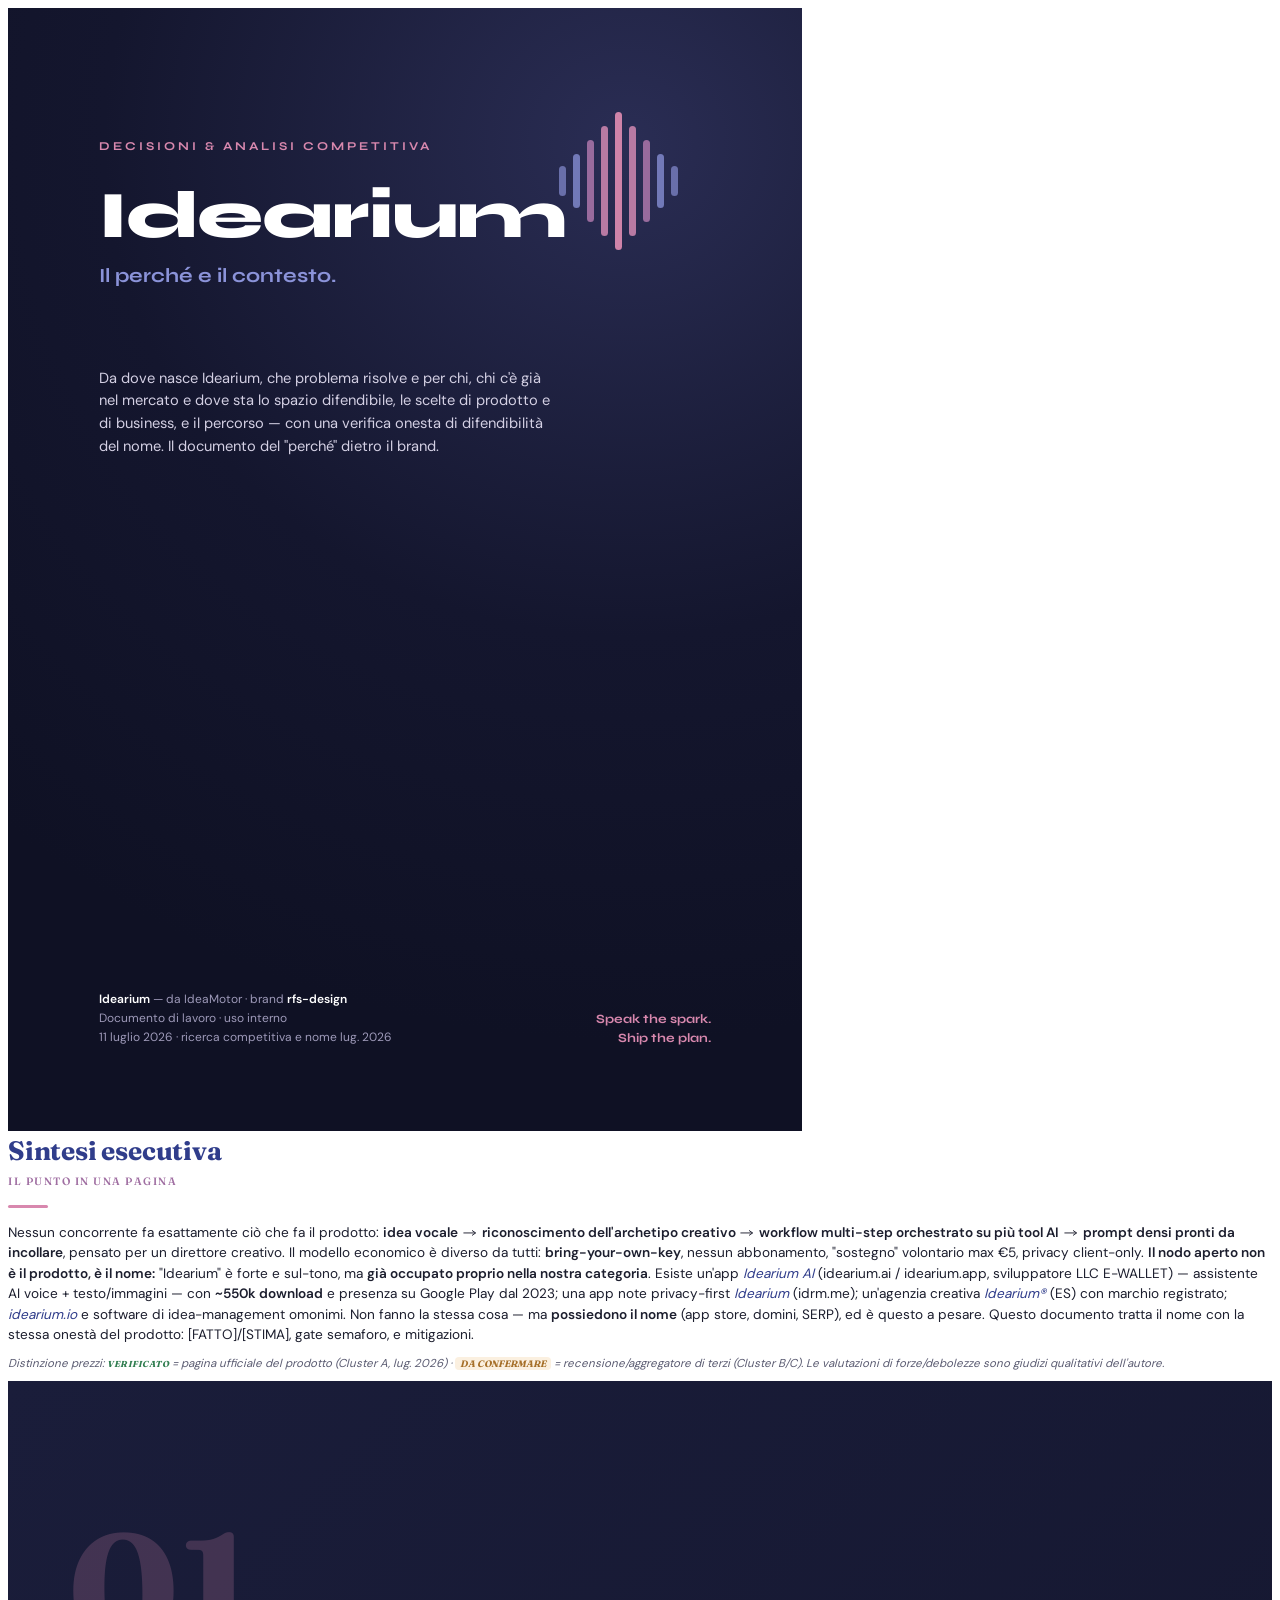
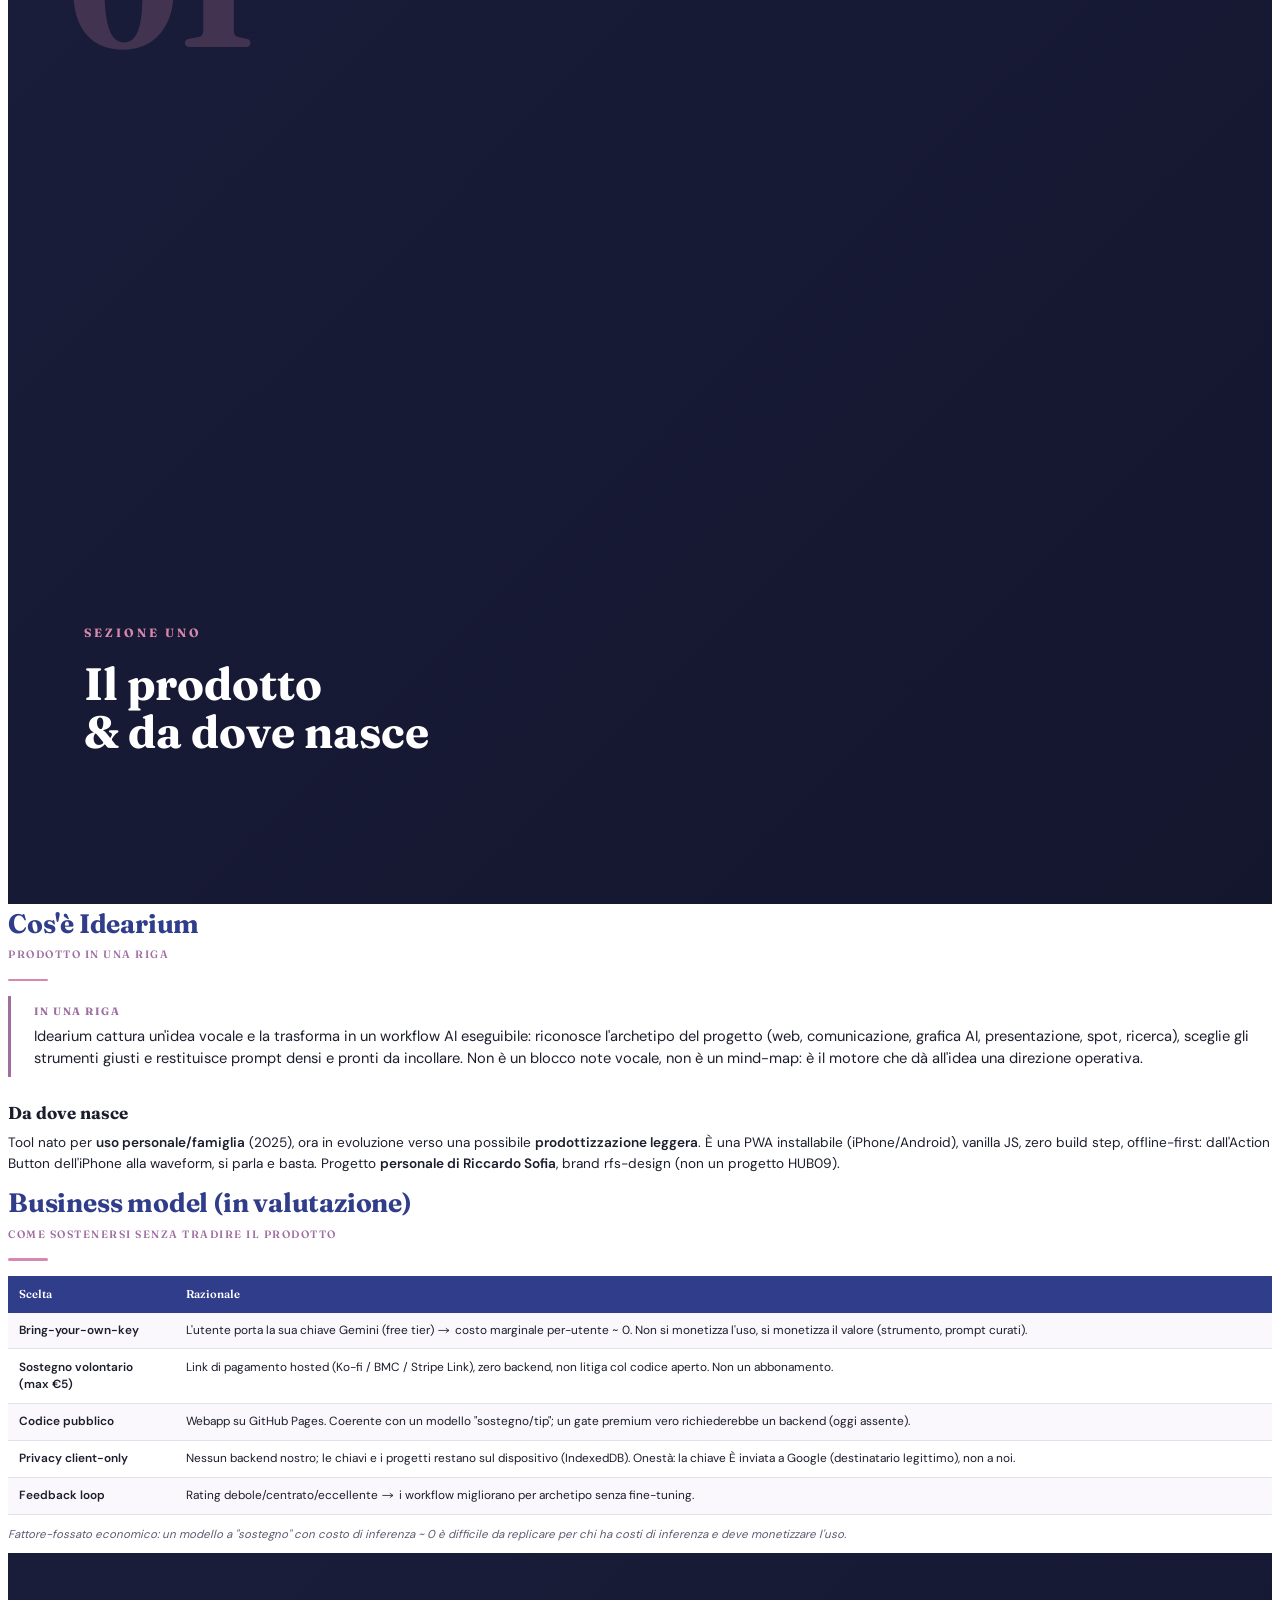
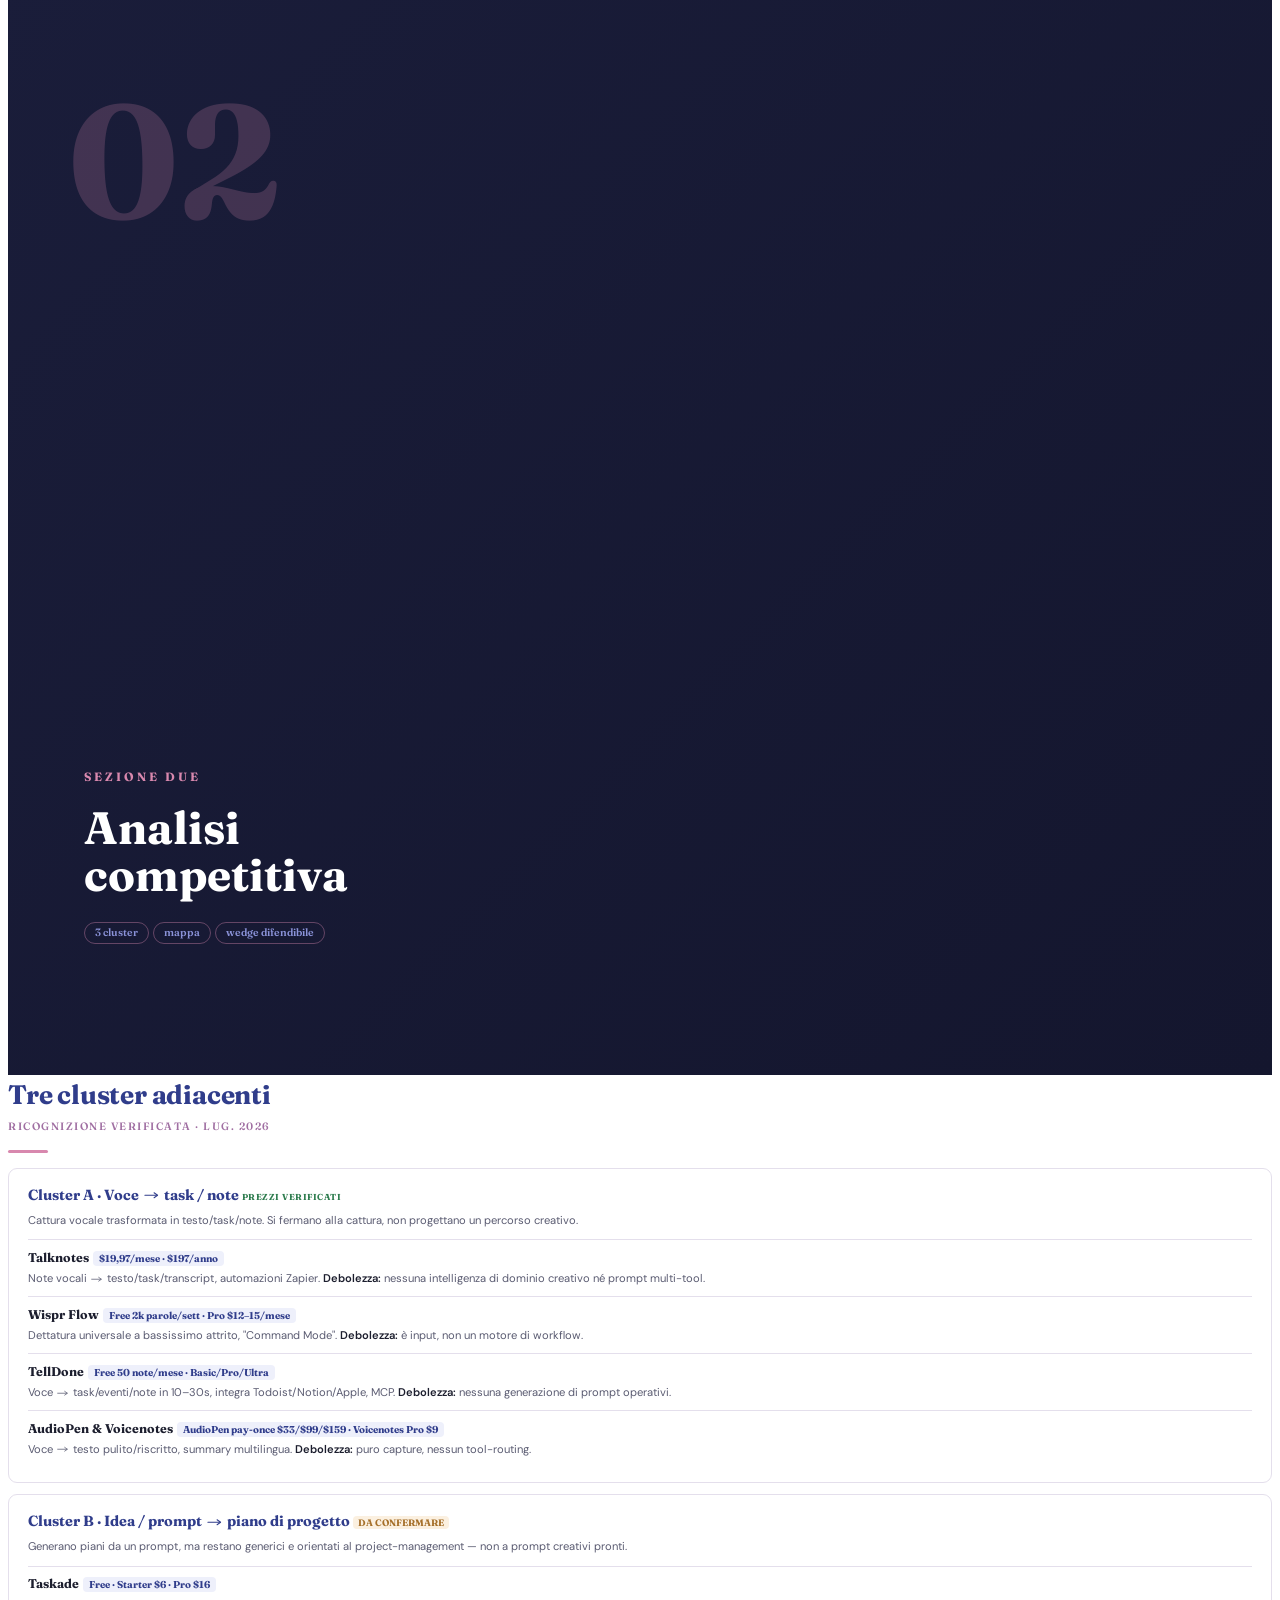
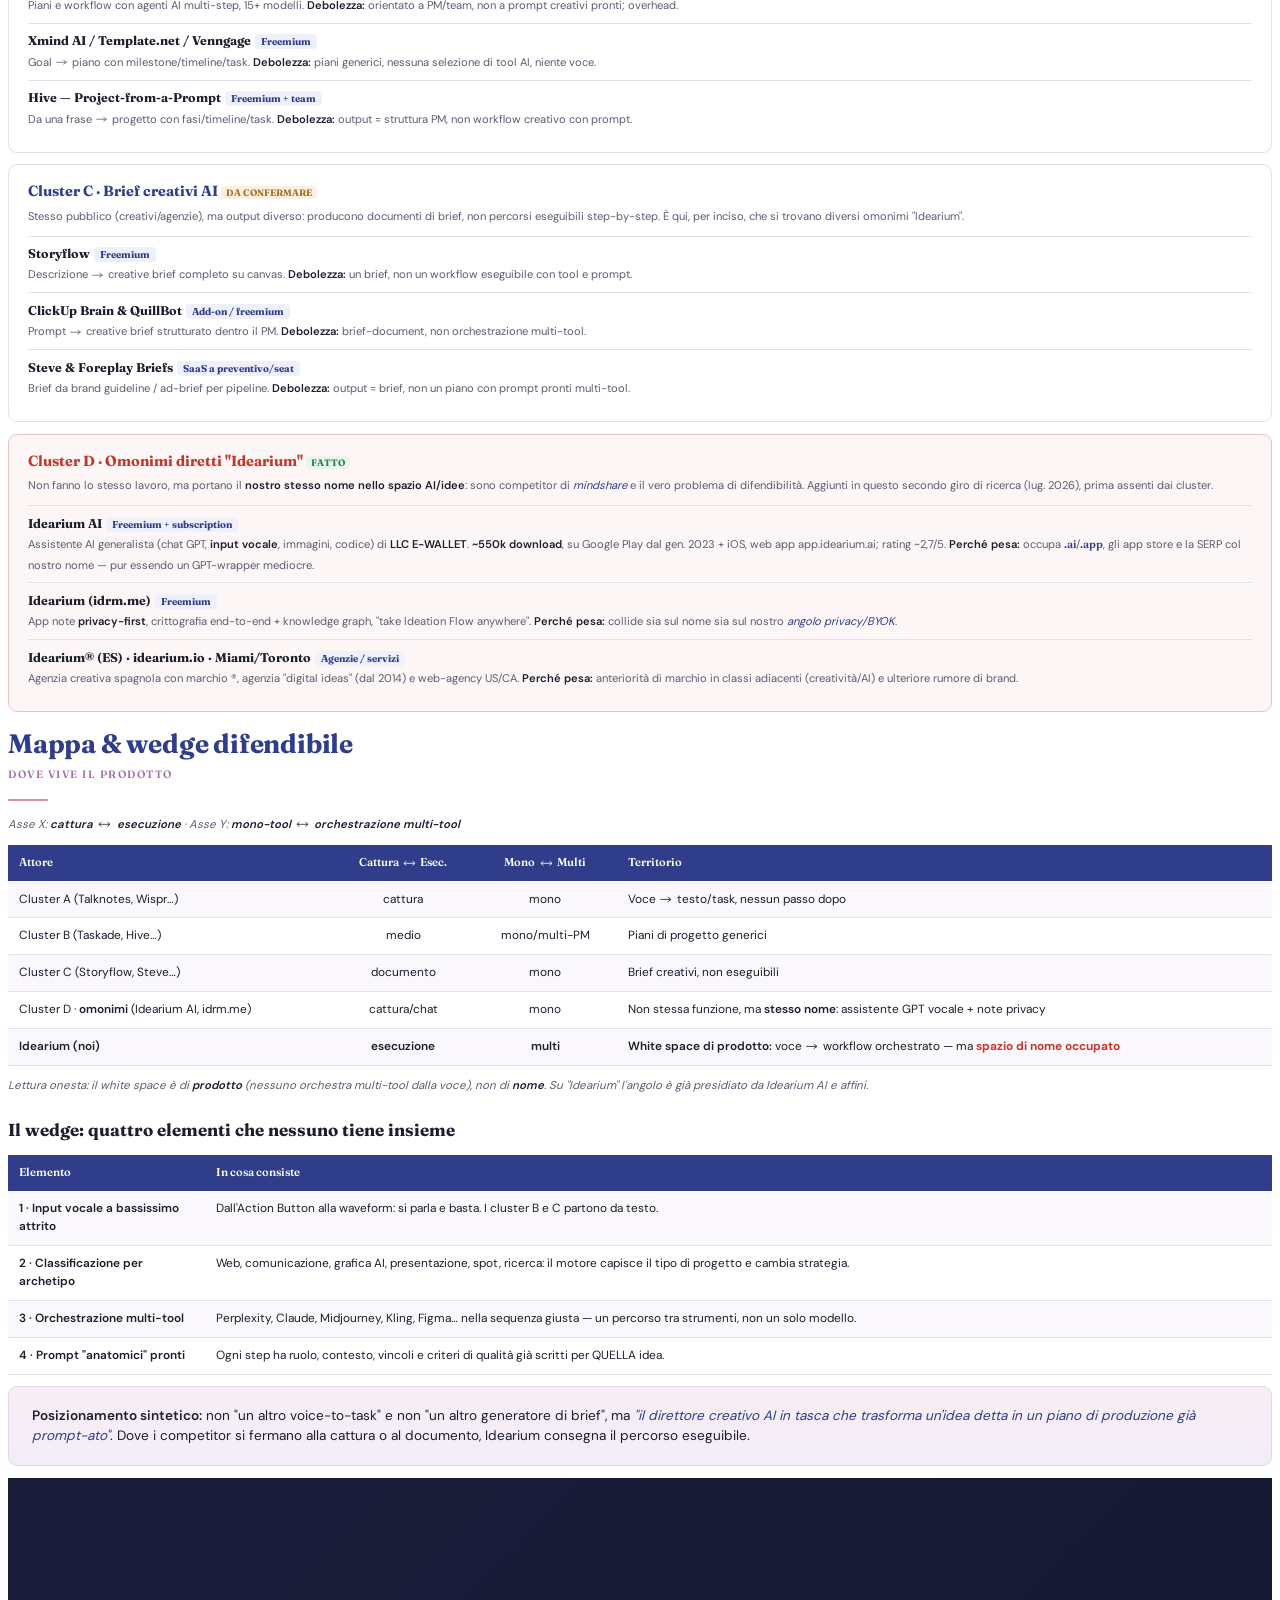
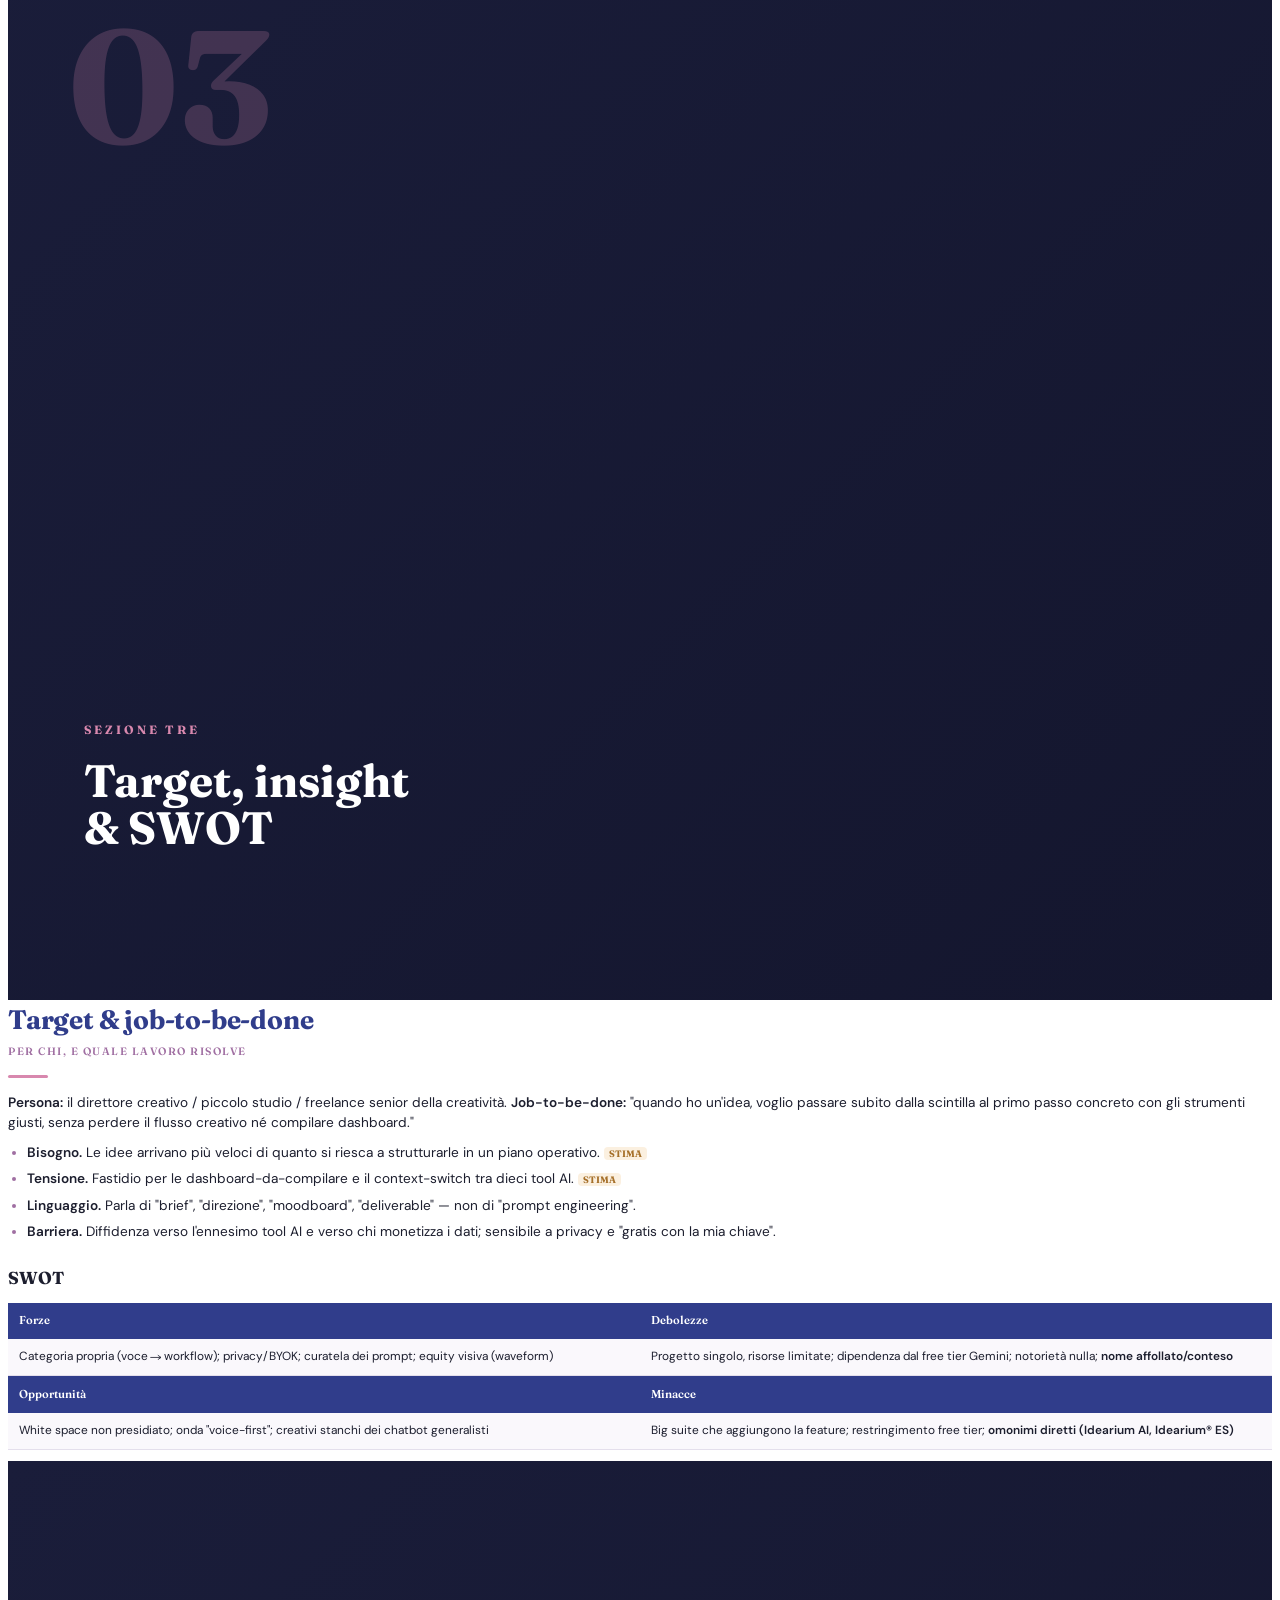
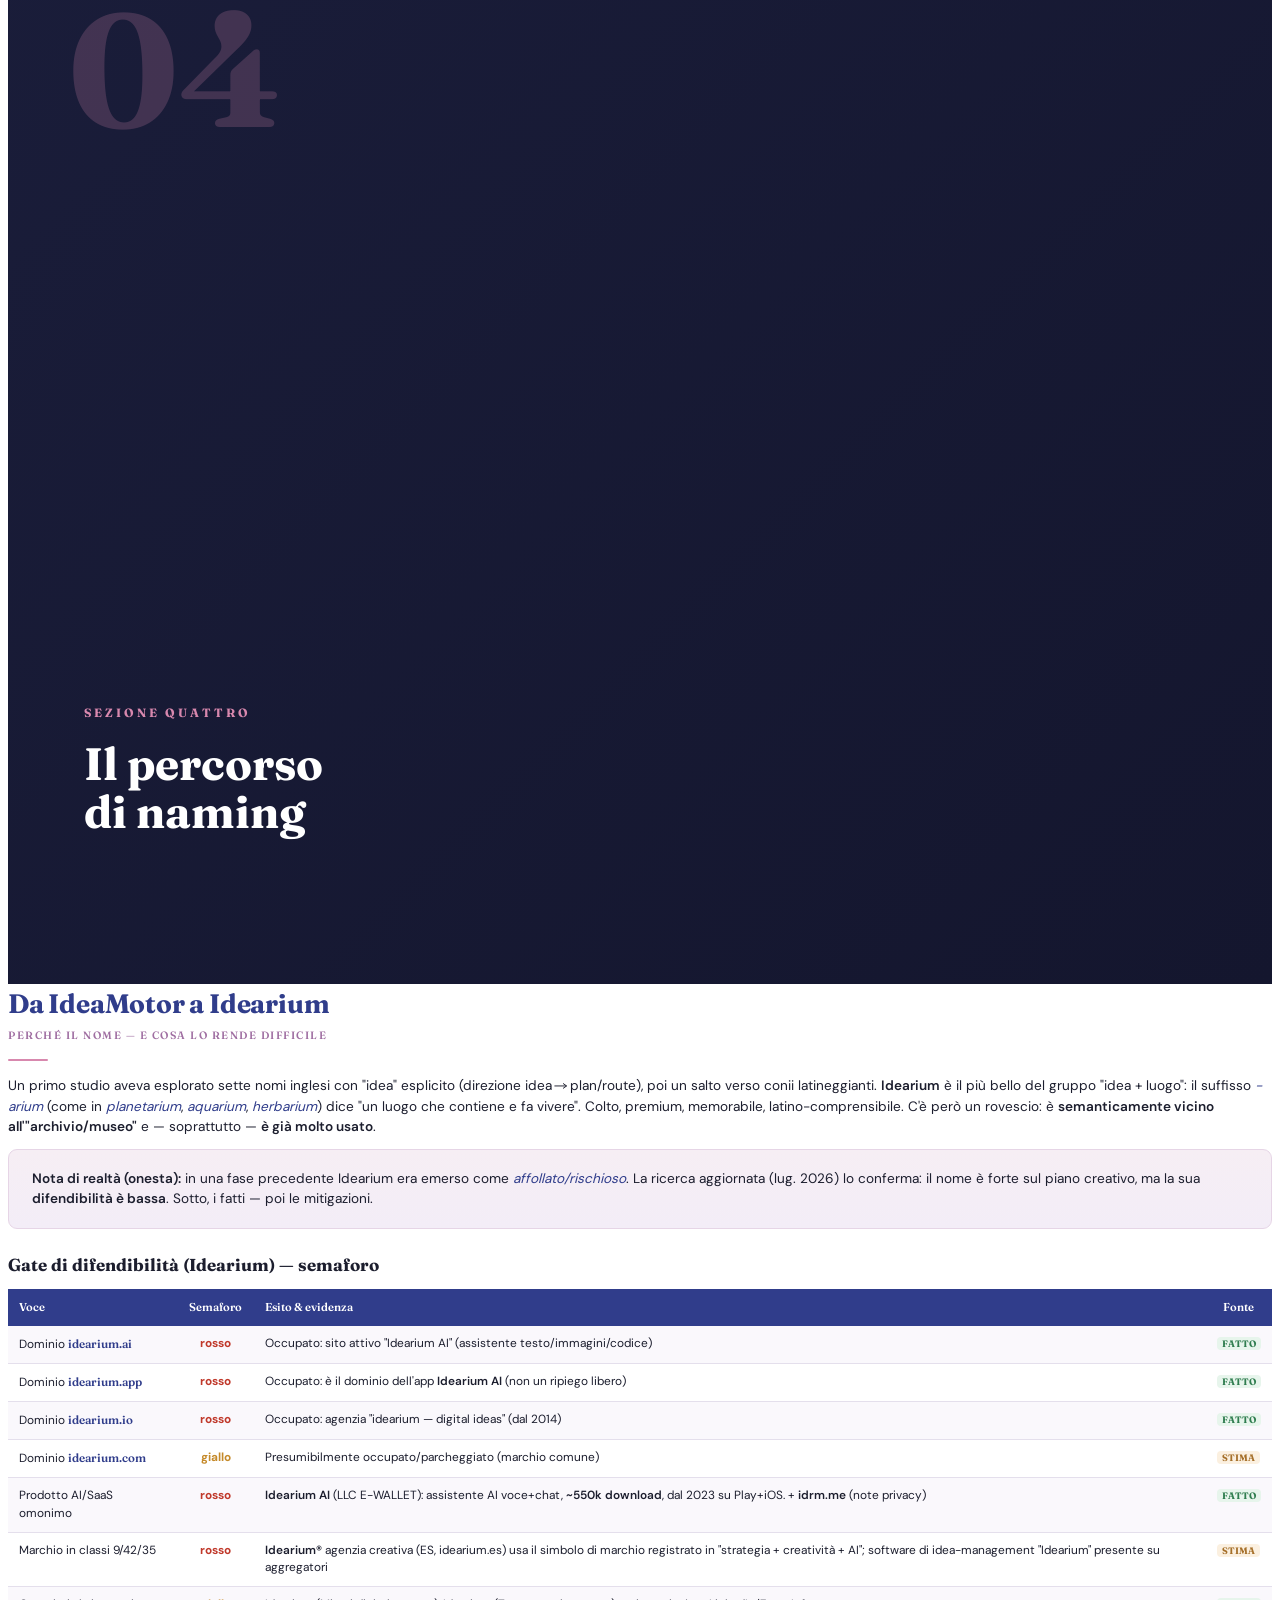
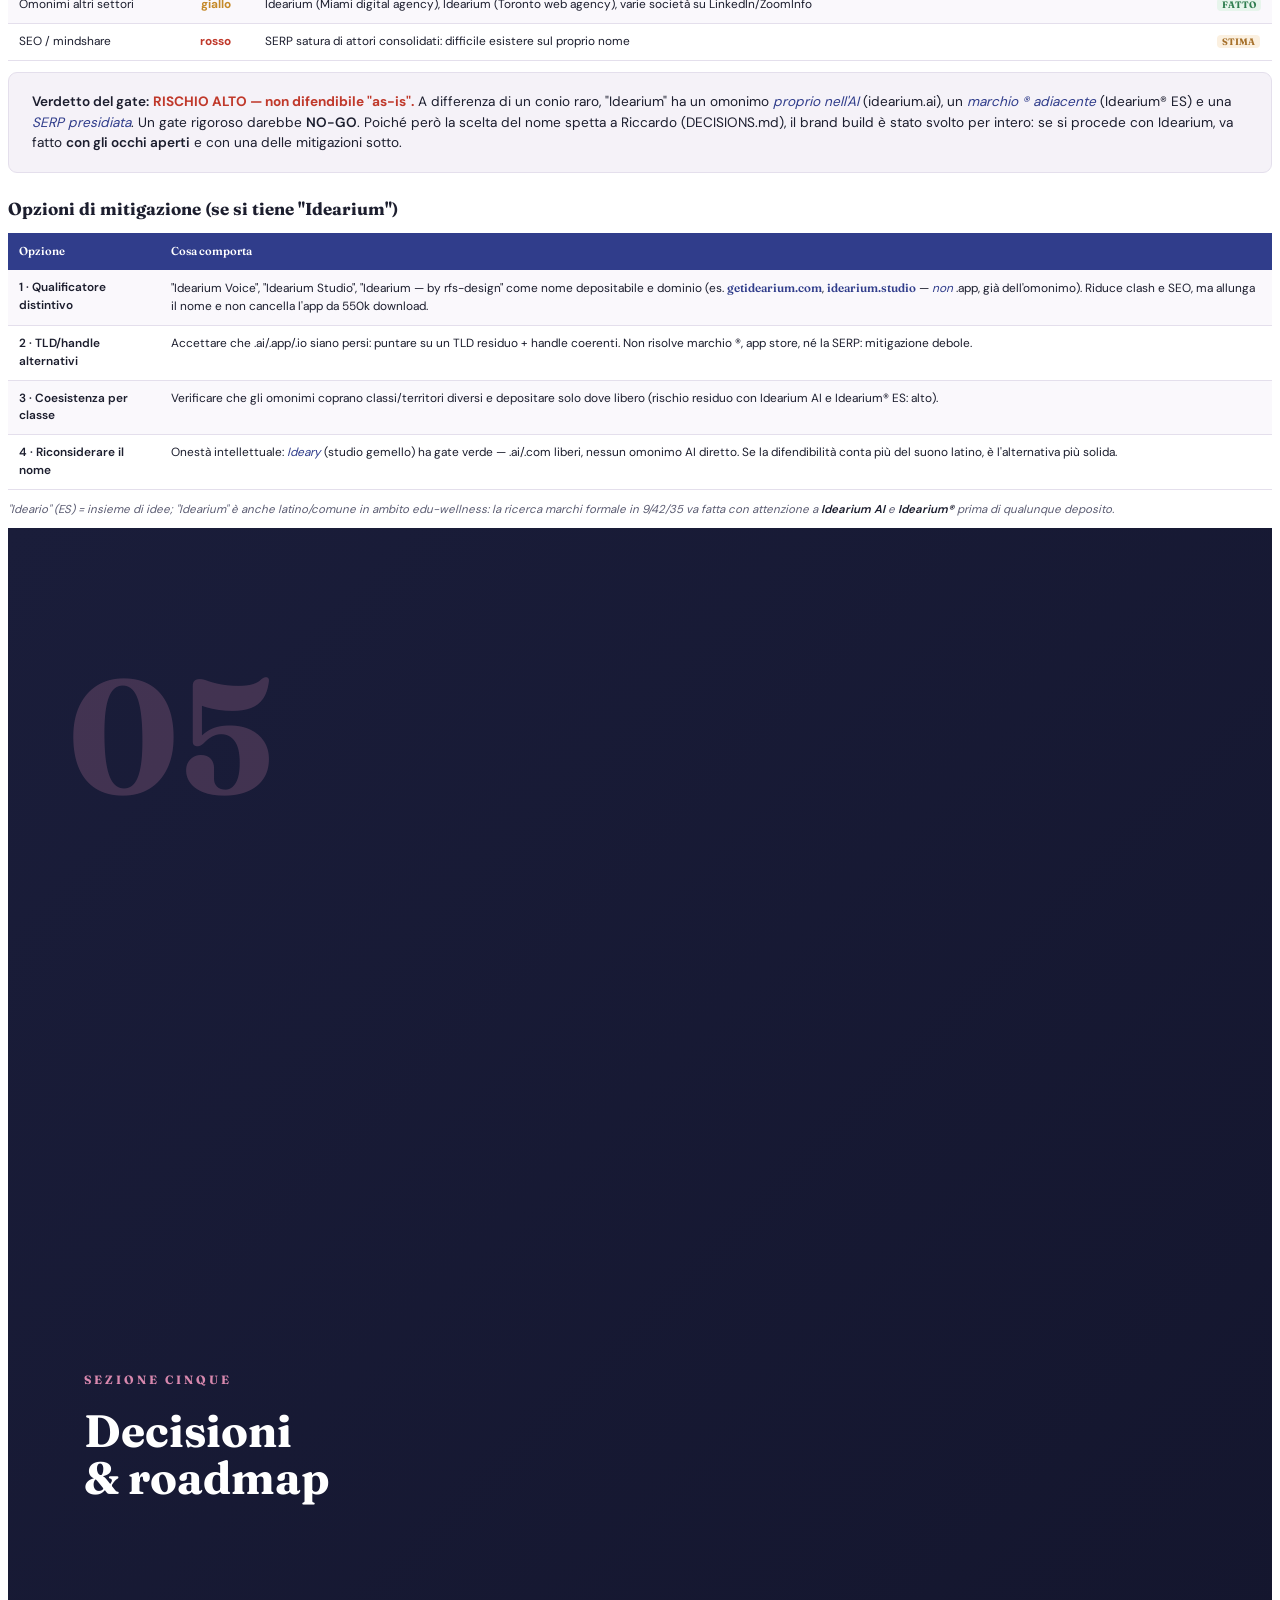
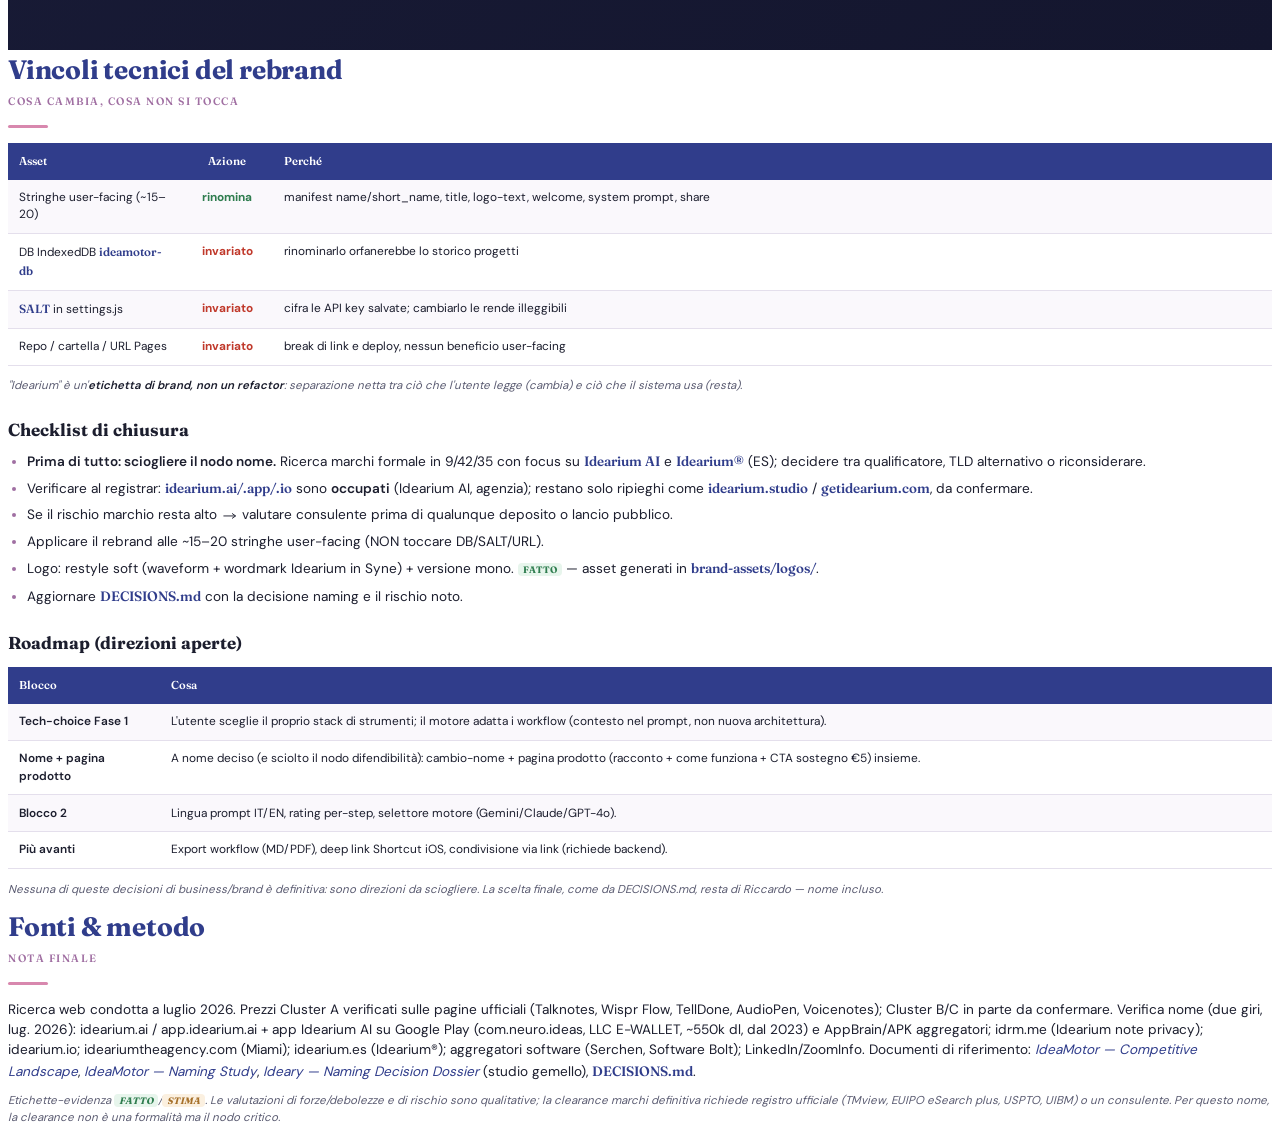
<file: _idearium/brand-assets/docs-src/idearium-decisioni.html>
<!DOCTYPE html><html lang="it"><head><meta charset="utf-8">
<title>Idearium — Decisioni & Analisi competitiva</title>
<link rel="stylesheet" href="ds.css">
<style>:root{--runhead:"IDEARIUM · DECISIONI & COMPETITOR";}.cover h1{font-size:50pt;letter-spacing:-1.2px;}</style>
</head><body>

<section class="cover">
  <svg class="wave" width="220" height="150" viewBox="0 0 220 150">
    <rect x="0" y="60" width="7" height="30" rx="3.5" fill="#8b93d9" opacity=".7"/>
    <rect x="14" y="48" width="7" height="54" rx="3.5" fill="#8b93d9" opacity=".8"/>
    <rect x="28" y="34" width="7" height="82" rx="3.5" fill="#a06fa2"/>
    <rect x="42" y="20" width="7" height="110" rx="3.5" fill="#c07fa8"/>
    <rect x="56" y="6" width="7" height="138" rx="3.5" fill="#d888ae"/>
    <rect x="70" y="20" width="7" height="110" rx="3.5" fill="#c07fa8"/>
    <rect x="84" y="34" width="7" height="82" rx="3.5" fill="#a06fa2"/>
    <rect x="98" y="48" width="7" height="54" rx="3.5" fill="#8b93d9" opacity=".8"/>
    <rect x="112" y="60" width="7" height="30" rx="3.5" fill="#8b93d9" opacity=".7"/>
  </svg>
  <div class="kicker">Decisioni &amp; Analisi competitiva</div>
  <h1>Idearium</h1>
  <div class="sub">Il perché e il contesto.</div>
  <p class="lead">Da dove nasce Idearium, che problema risolve e per chi, chi c'è già nel mercato e dove sta lo spazio difendibile, le scelte di prodotto e di business, e il percorso — con una verifica onesta di difendibilità del nome. Il documento del "perché" dietro il brand.</p>
  <div class="foot"><b>Idearium</b> — da IdeaMotor · brand <b>rfs-design</b><br>Documento di lavoro · uso interno<br>11 luglio 2026 · ricerca competitiva e nome lug. 2026</div>
  <div class="tag">Speak the spark.<br>Ship the plan.</div>
</section>

<section>
  <h2 class="pt">Sintesi esecutiva</h2>
  <div class="ptmeta">il punto in una pagina</div><div class="rule"></div>
  <p>Nessun concorrente fa esattamente ciò che fa il prodotto: <strong>idea vocale <svg class="gxs" viewBox="0 0 26 12" fill="none" stroke="currentColor" stroke-width="1.7" stroke-linecap="round" stroke-linejoin="round"><line x1="1.5" y1="6" x2="22" y2="6"/><polyline points="17,1.8 23,6 17,10.2"/></svg> riconoscimento dell'archetipo creativo <svg class="gxs" viewBox="0 0 26 12" fill="none" stroke="currentColor" stroke-width="1.7" stroke-linecap="round" stroke-linejoin="round"><line x1="1.5" y1="6" x2="22" y2="6"/><polyline points="17,1.8 23,6 17,10.2"/></svg> workflow multi-step orchestrato su più tool AI <svg class="gxs" viewBox="0 0 26 12" fill="none" stroke="currentColor" stroke-width="1.7" stroke-linecap="round" stroke-linejoin="round"><line x1="1.5" y1="6" x2="22" y2="6"/><polyline points="17,1.8 23,6 17,10.2"/></svg> prompt densi pronti da incollare</strong>, pensato per un direttore creativo. Il modello economico è diverso da tutti: <strong>bring-your-own-key</strong>, nessun abbonamento, "sostegno" volontario max €5, privacy client-only. <strong>Il nodo aperto non è il prodotto, è il nome:</strong> "Idearium" è forte e sul-tono, ma <strong>già occupato proprio nella nostra categoria</strong>. Esiste un'app <em>Idearium AI</em> (idearium.ai / idearium.app, sviluppatore LLC E-WALLET) — assistente AI voice + testo/immagini — con <strong>~550k download</strong> e presenza su Google Play dal 2023; una app note privacy-first <em>Idearium</em> (idrm.me); un'agenzia creativa <em>Idearium®</em> (ES) con marchio registrato; <em>idearium.io</em> e software di idea-management omonimi. Non fanno la stessa cosa — ma <strong>possiedono il nome</strong> (app store, domini, SERP), ed è questo a pesare. Questo documento tratta il nome con la stessa onestà del prodotto: [FATTO]/[STIMA], gate semaforo, e mitigazioni.</p>
  <p class="note">Distinzione prezzi: <span class="verif">VERIFICATO</span> = pagina ufficiale del prodotto (Cluster A, lug. 2026) · <span class="tag-est">DA CONFERMARE</span> = recensione/aggregatore di terzi (Cluster B/C). Le valutazioni di forze/debolezze sono giudizi qualitativi dell'autore.</p>
</section>

<!-- 1 PRODOTTO -->
<section class="secdiv"><div class="n">01</div><div class="inner"><div class="label">Sezione uno</div><h2>Il prodotto<br>&amp; da dove nasce</h2></div></section>
<section class="block">
  <h2 class="pt">Cos'è Idearium</h2>
  <div class="ptmeta">prodotto in una riga</div><div class="rule"></div>
  <div class="statement"><span class="lab">In una riga</span>Idearium cattura un'idea vocale e la trasforma in un workflow AI eseguibile: riconosce l'archetipo del progetto (web, comunicazione, grafica AI, presentazione, spot, ricerca), sceglie gli strumenti giusti e restituisce prompt densi e pronti da incollare. Non è un blocco note vocale, non è un mind-map: è il motore che dà all'idea una direzione operativa.</div>
  <h3>Da dove nasce</h3>
  <p>Tool nato per <strong>uso personale/famiglia</strong> (2025), ora in evoluzione verso una possibile <strong>prodottizzazione leggera</strong>. È una PWA installabile (iPhone/Android), vanilla JS, zero build step, offline-first: dall'Action Button dell'iPhone alla waveform, si parla e basta. Progetto <strong>personale di Riccardo Sofia</strong>, brand rfs-design (non un progetto HUB09).</p>
</section>

<!-- 2 BUSINESS MODEL -->
<section class="block">
  <h2 class="pt">Business model (in valutazione)</h2>
  <div class="ptmeta">come sostenersi senza tradire il prodotto</div><div class="rule"></div>
  <table>
    <tr><th style="width:44mm">Scelta</th><th>Razionale</th></tr>
    <tr><td><strong>Bring-your-own-key</strong></td><td>L'utente porta la sua chiave Gemini (free tier) <svg class="gxs" viewBox="0 0 26 12" fill="none" stroke="currentColor" stroke-width="1.7" stroke-linecap="round" stroke-linejoin="round"><line x1="1.5" y1="6" x2="22" y2="6"/><polyline points="17,1.8 23,6 17,10.2"/></svg> costo marginale per-utente ~ 0. Non si monetizza l'uso, si monetizza il valore (strumento, prompt curati).</td></tr>
    <tr><td><strong>Sostegno volontario (max €5)</strong></td><td>Link di pagamento hosted (Ko-fi / BMC / Stripe Link), zero backend, non litiga col codice aperto. Non un abbonamento.</td></tr>
    <tr><td><strong>Codice pubblico</strong></td><td>Webapp su GitHub Pages. Coerente con un modello "sostegno/tip"; un gate premium vero richiederebbe un backend (oggi assente).</td></tr>
    <tr><td><strong>Privacy client-only</strong></td><td>Nessun backend nostro; le chiavi e i progetti restano sul dispositivo (IndexedDB). Onestà: la chiave È inviata a Google (destinatario legittimo), non a noi.</td></tr>
    <tr><td><strong>Feedback loop</strong></td><td>Rating debole/centrato/eccellente <svg class="gxs" viewBox="0 0 26 12" fill="none" stroke="currentColor" stroke-width="1.7" stroke-linecap="round" stroke-linejoin="round"><line x1="1.5" y1="6" x2="22" y2="6"/><polyline points="17,1.8 23,6 17,10.2"/></svg> i workflow migliorano per archetipo senza fine-tuning.</td></tr>
  </table>
  <p class="note">Fattore-fossato economico: un modello a "sostegno" con costo di inferenza ~ 0 è difficile da replicare per chi ha costi di inferenza e deve monetizzare l'uso.</p>
</section>

<!-- 3 COMPETITOR -->
<section class="secdiv"><div class="n">02</div><div class="inner"><div class="label">Sezione due</div><h2>Analisi<br>competitiva</h2><div class="prompts"><span>3 cluster</span><span>mappa</span><span>wedge difendibile</span></div></div></section>
<section class="block">
  <h2 class="pt">Tre cluster adiacenti</h2>
  <div class="ptmeta">ricognizione verificata · lug. 2026</div><div class="rule"></div>

  <div class="clu">
    <div class="ch">Cluster A · Voce <svg class="gxs" viewBox="0 0 26 12" fill="none" stroke="currentColor" stroke-width="1.7" stroke-linecap="round" stroke-linejoin="round"><line x1="1.5" y1="6" x2="22" y2="6"/><polyline points="17,1.8 23,6 17,10.2"/></svg> task / note <span class="verif">PREZZI VERIFICATI</span></div>
    <p><small>Cattura vocale trasformata in testo/task/note. Si fermano alla cattura, non progettano un percorso creativo.</small></p>
    <div class="comp"><span class="nm">Talknotes</span> <span class="price">$19,97/mese · $197/anno</span><br><small>Note vocali <svg class="gxs" viewBox="0 0 26 12" fill="none" stroke="currentColor" stroke-width="1.7" stroke-linecap="round" stroke-linejoin="round"><line x1="1.5" y1="6" x2="22" y2="6"/><polyline points="17,1.8 23,6 17,10.2"/></svg> testo/task/transcript, automazioni Zapier. <strong>Debolezza:</strong> nessuna intelligenza di dominio creativo né prompt multi-tool.</small></div>
    <div class="comp"><span class="nm">Wispr Flow</span> <span class="price">Free 2k parole/sett · Pro $12–15/mese</span><br><small>Dettatura universale a bassissimo attrito, "Command Mode". <strong>Debolezza:</strong> è input, non un motore di workflow.</small></div>
    <div class="comp"><span class="nm">TellDone</span> <span class="price">Free 50 note/mese · Basic/Pro/Ultra</span><br><small>Voce <svg class="gxs" viewBox="0 0 26 12" fill="none" stroke="currentColor" stroke-width="1.7" stroke-linecap="round" stroke-linejoin="round"><line x1="1.5" y1="6" x2="22" y2="6"/><polyline points="17,1.8 23,6 17,10.2"/></svg> task/eventi/note in 10–30s, integra Todoist/Notion/Apple, MCP. <strong>Debolezza:</strong> nessuna generazione di prompt operativi.</small></div>
    <div class="comp"><span class="nm">AudioPen &amp; Voicenotes</span> <span class="price">AudioPen pay-once $33/$99/$159 · Voicenotes Pro $9</span><br><small>Voce <svg class="gxs" viewBox="0 0 26 12" fill="none" stroke="currentColor" stroke-width="1.7" stroke-linecap="round" stroke-linejoin="round"><line x1="1.5" y1="6" x2="22" y2="6"/><polyline points="17,1.8 23,6 17,10.2"/></svg> testo pulito/riscritto, summary multilingua. <strong>Debolezza:</strong> puro capture, nessun tool-routing.</small></div>
  </div>

  <div class="clu">
    <div class="ch">Cluster B · Idea / prompt <svg class="gxs" viewBox="0 0 26 12" fill="none" stroke="currentColor" stroke-width="1.7" stroke-linecap="round" stroke-linejoin="round"><line x1="1.5" y1="6" x2="22" y2="6"/><polyline points="17,1.8 23,6 17,10.2"/></svg> piano di progetto <span class="tag-est">DA CONFERMARE</span></div>
    <p><small>Generano piani da un prompt, ma restano generici e orientati al project-management — non a prompt creativi pronti.</small></p>
    <div class="comp"><span class="nm">Taskade</span> <span class="price">Free · Starter $6 · Pro $16</span><br><small>Piani e workflow con agenti AI multi-step, 15+ modelli. <strong>Debolezza:</strong> orientato a PM/team, non a prompt creativi pronti; overhead.</small></div>
    <div class="comp"><span class="nm">Xmind AI / Template.net / Venngage</span> <span class="price">Freemium</span><br><small>Goal <svg class="gxs" viewBox="0 0 26 12" fill="none" stroke="currentColor" stroke-width="1.7" stroke-linecap="round" stroke-linejoin="round"><line x1="1.5" y1="6" x2="22" y2="6"/><polyline points="17,1.8 23,6 17,10.2"/></svg> piano con milestone/timeline/task. <strong>Debolezza:</strong> piani generici, nessuna selezione di tool AI, niente voce.</small></div>
    <div class="comp"><span class="nm">Hive — Project-from-a-Prompt</span> <span class="price">Freemium + team</span><br><small>Da una frase <svg class="gxs" viewBox="0 0 26 12" fill="none" stroke="currentColor" stroke-width="1.7" stroke-linecap="round" stroke-linejoin="round"><line x1="1.5" y1="6" x2="22" y2="6"/><polyline points="17,1.8 23,6 17,10.2"/></svg> progetto con fasi/timeline/task. <strong>Debolezza:</strong> output = struttura PM, non workflow creativo con prompt.</small></div>
  </div>

  <div class="clu">
    <div class="ch">Cluster C · Brief creativi AI <span class="tag-est">DA CONFERMARE</span></div>
    <p><small>Stesso pubblico (creativi/agenzie), ma output diverso: producono documenti di brief, non percorsi eseguibili step-by-step. È qui, per inciso, che si trovano diversi omonimi "Idearium".</small></p>
    <div class="comp"><span class="nm">Storyflow</span> <span class="price">Freemium</span><br><small>Descrizione <svg class="gxs" viewBox="0 0 26 12" fill="none" stroke="currentColor" stroke-width="1.7" stroke-linecap="round" stroke-linejoin="round"><line x1="1.5" y1="6" x2="22" y2="6"/><polyline points="17,1.8 23,6 17,10.2"/></svg> creative brief completo su canvas. <strong>Debolezza:</strong> un brief, non un workflow eseguibile con tool e prompt.</small></div>
    <div class="comp"><span class="nm">ClickUp Brain &amp; QuillBot</span> <span class="price">Add-on / freemium</span><br><small>Prompt <svg class="gxs" viewBox="0 0 26 12" fill="none" stroke="currentColor" stroke-width="1.7" stroke-linecap="round" stroke-linejoin="round"><line x1="1.5" y1="6" x2="22" y2="6"/><polyline points="17,1.8 23,6 17,10.2"/></svg> creative brief strutturato dentro il PM. <strong>Debolezza:</strong> brief-document, non orchestrazione multi-tool.</small></div>
    <div class="comp"><span class="nm">Steve &amp; Foreplay Briefs</span> <span class="price">SaaS a preventivo/seat</span><br><small>Brief da brand guideline / ad-brief per pipeline. <strong>Debolezza:</strong> output = brief, non un piano con prompt pronti multi-tool.</small></div>
  </div>

  <div class="clu" style="border-color:#e6c2c2;background:#fdf6f6">
    <div class="ch" style="color:#c0392b">Cluster D · Omonimi diretti "Idearium" <span class="tag-fact">FATTO</span></div>
    <p><small>Non fanno lo stesso lavoro, ma portano il <strong>nostro stesso nome nello spazio AI/idee</strong>: sono competitor di <em>mindshare</em> e il vero problema di difendibilità. Aggiunti in questo secondo giro di ricerca (lug. 2026), prima assenti dai cluster.</small></p>
    <div class="comp"><span class="nm">Idearium AI</span> <span class="price">Freemium + subscription</span><br><small>Assistente AI generalista (chat GPT, <strong>input vocale</strong>, immagini, codice) di <strong>LLC E-WALLET</strong>. <strong>~550k download</strong>, su Google Play dal gen. 2023 + iOS, web app app.idearium.ai; rating ~2,7/5. <strong>Perché pesa:</strong> occupa <span class="kv">.ai</span>/<span class="kv">.app</span>, gli app store e la SERP col nostro nome — pur essendo un GPT-wrapper mediocre.</small></div>
    <div class="comp"><span class="nm">Idearium (idrm.me)</span> <span class="price">Freemium</span><br><small>App note <strong>privacy-first</strong>, crittografia end-to-end + knowledge graph, "take Ideation Flow anywhere". <strong>Perché pesa:</strong> collide sia sul nome sia sul nostro <em>angolo privacy/BYOK</em>.</small></div>
    <div class="comp"><span class="nm">Idearium® (ES) · idearium.io · Miami/Toronto</span> <span class="price">Agenzie / servizi</span><br><small>Agenzia creativa spagnola con marchio ®, agenzia "digital ideas" (dal 2014) e web-agency US/CA. <strong>Perché pesa:</strong> anteriorità di marchio in classi adiacenti (creatività/AI) e ulteriore rumore di brand.</small></div>
  </div>
</section>

<section class="block">
  <h2 class="pt">Mappa &amp; wedge difendibile</h2>
  <div class="ptmeta">dove vive il prodotto</div><div class="rule"></div>
  <p class="note">Asse X: <strong>cattura <svg class="gxs2" viewBox="0 0 32 12" fill="none" stroke="currentColor" stroke-width="1.7" stroke-linecap="round" stroke-linejoin="round"><line x1="5" y1="6" x2="27" y2="6"/><polyline points="9,1.8 4,6 9,10.2"/><polyline points="23,1.8 28,6 23,10.2"/></svg> esecuzione</strong> · Asse Y: <strong>mono-tool <svg class="gxs2" viewBox="0 0 32 12" fill="none" stroke="currentColor" stroke-width="1.7" stroke-linecap="round" stroke-linejoin="round"><line x1="5" y1="6" x2="27" y2="6"/><polyline points="9,1.8 4,6 9,10.2"/><polyline points="23,1.8 28,6 23,10.2"/></svg> orchestrazione multi-tool</strong></p>
  <table>
    <tr><th>Attore</th><th class="tc">Cattura <svg class="gxs2" viewBox="0 0 32 12" fill="none" stroke="currentColor" stroke-width="1.7" stroke-linecap="round" stroke-linejoin="round"><line x1="5" y1="6" x2="27" y2="6"/><polyline points="9,1.8 4,6 9,10.2"/><polyline points="23,1.8 28,6 23,10.2"/></svg> Esec.</th><th class="tc">Mono <svg class="gxs2" viewBox="0 0 32 12" fill="none" stroke="currentColor" stroke-width="1.7" stroke-linecap="round" stroke-linejoin="round"><line x1="5" y1="6" x2="27" y2="6"/><polyline points="9,1.8 4,6 9,10.2"/><polyline points="23,1.8 28,6 23,10.2"/></svg> Multi</th><th>Territorio</th></tr>
    <tr><td>Cluster A (Talknotes, Wispr…)</td><td class="tc">cattura</td><td class="tc">mono</td><td>Voce <svg class="gxs" viewBox="0 0 26 12" fill="none" stroke="currentColor" stroke-width="1.7" stroke-linecap="round" stroke-linejoin="round"><line x1="1.5" y1="6" x2="22" y2="6"/><polyline points="17,1.8 23,6 17,10.2"/></svg> testo/task, nessun passo dopo</td></tr>
    <tr><td>Cluster B (Taskade, Hive…)</td><td class="tc">medio</td><td class="tc">mono/multi-PM</td><td>Piani di progetto generici</td></tr>
    <tr><td>Cluster C (Storyflow, Steve…)</td><td class="tc">documento</td><td class="tc">mono</td><td>Brief creativi, non eseguibili</td></tr>
    <tr><td>Cluster D · <strong>omonimi</strong> (Idearium AI, idrm.me)</td><td class="tc">cattura/chat</td><td class="tc">mono</td><td>Non stessa funzione, ma <strong>stesso nome</strong>: assistente GPT vocale + note privacy</td></tr>
    <tr><td><strong>Idearium (noi)</strong></td><td class="tc"><strong>esecuzione</strong></td><td class="tc"><strong>multi</strong></td><td><strong>White space di prodotto:</strong> voce <svg class="gxs" viewBox="0 0 26 12" fill="none" stroke="currentColor" stroke-width="1.7" stroke-linecap="round" stroke-linejoin="round"><line x1="1.5" y1="6" x2="22" y2="6"/><polyline points="17,1.8 23,6 17,10.2"/></svg> workflow orchestrato — ma <span class="r">spazio di nome occupato</span></td></tr>
  </table>
  <p class="note">Lettura onesta: il white space è di <strong>prodotto</strong> (nessuno orchestra multi-tool dalla voce), non di <strong>nome</strong>. Su "Idearium" l'angolo è già presidiato da Idearium AI e affini.</p>

  <h3>Il wedge: quattro elementi che nessuno tiene insieme</h3>
  <table>
    <tr><th style="width:52mm">Elemento</th><th>In cosa consiste</th></tr>
    <tr><td><strong>1 · Input vocale a bassissimo attrito</strong></td><td>Dall'Action Button alla waveform: si parla e basta. I cluster B e C partono da testo.</td></tr>
    <tr><td><strong>2 · Classificazione per archetipo</strong></td><td>Web, comunicazione, grafica AI, presentazione, spot, ricerca: il motore capisce il tipo di progetto e cambia strategia.</td></tr>
    <tr><td><strong>3 · Orchestrazione multi-tool</strong></td><td>Perplexity, Claude, Midjourney, Kling, Figma… nella sequenza giusta — un percorso tra strumenti, non un solo modello.</td></tr>
    <tr><td><strong>4 · Prompt "anatomici" pronti</strong></td><td>Ogni step ha ruolo, contesto, vincoli e criteri di qualità già scritti per QUELLA idea.</td></tr>
  </table>
  <div class="card accent"><p style="margin:0"><strong>Posizionamento sintetico:</strong> non "un altro voice-to-task" e non "un altro generatore di brief", ma <em>"il direttore creativo AI in tasca che trasforma un'idea detta in un piano di produzione già prompt-ato"</em>. Dove i competitor si fermano alla cattura o al documento, Idearium consegna il percorso eseguibile.</p></div>
</section>

<!-- 4 TARGET & SWOT -->
<section class="secdiv"><div class="n">03</div><div class="inner"><div class="label">Sezione tre</div><h2>Target, insight<br>&amp; SWOT</h2></div></section>
<section class="block">
  <h2 class="pt">Target &amp; job-to-be-done</h2>
  <div class="ptmeta">per chi, e quale lavoro risolve</div><div class="rule"></div>
  <p><strong>Persona:</strong> il direttore creativo / piccolo studio / freelance senior della creatività. <strong>Job-to-be-done:</strong> "quando ho un'idea, voglio passare subito dalla scintilla al primo passo concreto con gli strumenti giusti, senza perdere il flusso creativo né compilare dashboard."</p>
  <ul class="clean">
    <li><strong>Bisogno.</strong> Le idee arrivano più veloci di quanto si riesca a strutturarle in un piano operativo. <span class="tag-est">STIMA</span></li>
    <li><strong>Tensione.</strong> Fastidio per le dashboard-da-compilare e il context-switch tra dieci tool AI. <span class="tag-est">STIMA</span></li>
    <li><strong>Linguaggio.</strong> Parla di "brief", "direzione", "moodboard", "deliverable" — non di "prompt engineering".</li>
    <li><strong>Barriera.</strong> Diffidenza verso l'ennesimo tool AI e verso chi monetizza i dati; sensibile a privacy e "gratis con la mia chiave".</li>
  </ul>
  <h3>SWOT</h3>
  <table>
    <tr><th style="width:50%">Forze</th><th>Debolezze</th></tr>
    <tr><td>Categoria propria (voce<svg class="gxs" viewBox="0 0 26 12" fill="none" stroke="currentColor" stroke-width="1.7" stroke-linecap="round" stroke-linejoin="round"><line x1="1.5" y1="6" x2="22" y2="6"/><polyline points="17,1.8 23,6 17,10.2"/></svg>workflow); privacy/BYOK; curatela dei prompt; equity visiva (waveform)</td><td>Progetto singolo, risorse limitate; dipendenza dal free tier Gemini; notorietà nulla; <strong>nome affollato/conteso</strong></td></tr>
    <tr><th>Opportunità</th><th>Minacce</th></tr>
    <tr><td>White space non presidiato; onda "voice-first"; creativi stanchi dei chatbot generalisti</td><td>Big suite che aggiungono la feature; restringimento free tier; <strong>omonimi diretti (Idearium AI, Idearium® ES)</strong></td></tr>
  </table>
</section>

<!-- 5 NAMING JOURNEY -->
<section class="secdiv"><div class="n">04</div><div class="inner"><div class="label">Sezione quattro</div><h2>Il percorso<br>di naming</h2></div></section>
<section class="block">
  <h2 class="pt">Da IdeaMotor a Idearium</h2>
  <div class="ptmeta">perché il nome — e cosa lo rende difficile</div><div class="rule"></div>
  <p>Un primo studio aveva esplorato sette nomi inglesi con "idea" esplicito (direzione idea<svg class="gxs" viewBox="0 0 26 12" fill="none" stroke="currentColor" stroke-width="1.7" stroke-linecap="round" stroke-linejoin="round"><line x1="1.5" y1="6" x2="22" y2="6"/><polyline points="17,1.8 23,6 17,10.2"/></svg>plan/route), poi un salto verso conii latineggianti. <strong>Idearium</strong> è il più bello del gruppo "idea + luogo": il suffisso <em>-arium</em> (come in <em>planetarium</em>, <em>aquarium</em>, <em>herbarium</em>) dice "un luogo che contiene e fa vivere". Colto, premium, memorabile, latino-comprensibile. C'è però un rovescio: è <strong>semanticamente vicino all'"archivio/museo"</strong> e — soprattutto — <strong>è già molto usato</strong>.</p>
  <div class="card accent">
    <p style="margin:0"><strong>Nota di realtà (onesta):</strong> in una fase precedente Idearium era emerso come <em>affollato/rischioso</em>. La ricerca aggiornata (lug. 2026) lo conferma: il nome è forte sul piano creativo, ma la sua <strong>difendibilità è bassa</strong>. Sotto, i fatti — poi le mitigazioni.</p>
  </div>

  <h3>Gate di difendibilità (Idearium) — semaforo</h3>
  <table>
    <tr><th>Voce</th><th class="tc">Semaforo</th><th>Esito &amp; evidenza</th><th class="tc">Fonte</th></tr>
    <tr><td>Dominio <span class="kv">idearium.ai</span></td><td class="tc"><span class="r">rosso</span></td><td>Occupato: sito attivo "Idearium AI" (assistente testo/immagini/codice)</td><td class="tc"><span class="tag-fact">FATTO</span></td></tr>
    <tr><td>Dominio <span class="kv">idearium.app</span></td><td class="tc"><span class="r">rosso</span></td><td>Occupato: è il dominio dell'app <strong>Idearium AI</strong> (non un ripiego libero)</td><td class="tc"><span class="tag-fact">FATTO</span></td></tr>
    <tr><td>Dominio <span class="kv">idearium.io</span></td><td class="tc"><span class="r">rosso</span></td><td>Occupato: agenzia "idearium — digital ideas" (dal 2014)</td><td class="tc"><span class="tag-fact">FATTO</span></td></tr>
    <tr><td>Dominio <span class="kv">idearium.com</span></td><td class="tc"><span class="a">giallo</span></td><td>Presumibilmente occupato/parcheggiato (marchio comune)</td><td class="tc"><span class="tag-est">STIMA</span></td></tr>
    <tr><td>Prodotto AI/SaaS omonimo</td><td class="tc"><span class="r">rosso</span></td><td><strong>Idearium AI</strong> (LLC E-WALLET): assistente AI voce+chat, <strong>~550k download</strong>, dal 2023 su Play+iOS. + <strong>idrm.me</strong> (note privacy)</td><td class="tc"><span class="tag-fact">FATTO</span></td></tr>
    <tr><td>Marchio in classi 9/42/35</td><td class="tc"><span class="r">rosso</span></td><td><strong>Idearium®</strong> agenzia creativa (ES, idearium.es) usa il simbolo di marchio registrato in "strategia + creatività + AI"; software di idea-management "Idearium" presente su aggregatori</td><td class="tc"><span class="tag-est">STIMA</span></td></tr>
    <tr><td>Omonimi altri settori</td><td class="tc"><span class="a">giallo</span></td><td>Idearium (Miami digital agency), Idearium (Toronto web agency), varie società su LinkedIn/ZoomInfo</td><td class="tc"><span class="tag-fact">FATTO</span></td></tr>
    <tr><td>SEO / mindshare</td><td class="tc"><span class="r">rosso</span></td><td>SERP satura di attori consolidati: difficile esistere sul proprio nome</td><td class="tc"><span class="tag-est">STIMA</span></td></tr>
  </table>
  <div class="card"><p style="margin:0"><strong>Verdetto del gate:</strong> <span class="r">RISCHIO ALTO — non difendibile "as-is".</span> A differenza di un conio raro, "Idearium" ha un omonimo <em>proprio nell'AI</em> (idearium.ai), un <em>marchio ® adiacente</em> (Idearium® ES) e una <em>SERP presidiata</em>. Un gate rigoroso darebbe <strong>NO-GO</strong>. Poiché però la scelta del nome spetta a Riccardo (DECISIONS.md), il brand build è stato svolto per intero: se si procede con Idearium, va fatto <strong>con gli occhi aperti</strong> e con una delle mitigazioni sotto.</p></div>

  <h3>Opzioni di mitigazione (se si tiene "Idearium")</h3>
  <table>
    <tr><th style="width:40mm">Opzione</th><th>Cosa comporta</th></tr>
    <tr><td><strong>1 · Qualificatore distintivo</strong></td><td>"Idearium Voice", "Idearium Studio", "Idearium — by rfs-design" come nome depositabile e dominio (es. <span class="kv">getidearium.com</span>, <span class="kv">idearium.studio</span> — <em>non</em> .app, già dell'omonimo). Riduce clash e SEO, ma allunga il nome e non cancella l'app da 550k download.</td></tr>
    <tr><td><strong>2 · TLD/handle alternativi</strong></td><td>Accettare che .ai/.app/.io siano persi: puntare su un TLD residuo + handle coerenti. Non risolve marchio ®, app store, né la SERP: mitigazione debole.</td></tr>
    <tr><td><strong>3 · Coesistenza per classe</strong></td><td>Verificare che gli omonimi coprano classi/territori diversi e depositare solo dove libero (rischio residuo con Idearium AI e Idearium® ES: alto).</td></tr>
    <tr><td><strong>4 · Riconsiderare il nome</strong></td><td>Onestà intellettuale: <em>Ideary</em> (studio gemello) ha gate verde — .ai/.com liberi, nessun omonimo AI diretto. Se la difendibilità conta più del suono latino, è l'alternativa più solida.</td></tr>
  </table>
  <p class="note">"Ideario" (ES) = insieme di idee; "Idearium" è anche latino/comune in ambito edu-wellness: la ricerca marchi formale in 9/42/35 va fatta con attenzione a <strong>Idearium AI</strong> e <strong>Idearium®</strong> prima di qualunque deposito.</p>
</section>

<!-- 6 DECISIONI & ROADMAP -->
<section class="secdiv"><div class="n">05</div><div class="inner"><div class="label">Sezione cinque</div><h2>Decisioni<br>&amp; roadmap</h2></div></section>
<section class="block">
  <h2 class="pt">Vincoli tecnici del rebrand</h2>
  <div class="ptmeta">cosa cambia, cosa NON si tocca</div><div class="rule"></div>
  <table>
    <tr><th style="width:46mm">Asset</th><th class="tc" style="width:24mm">Azione</th><th>Perché</th></tr>
    <tr><td>Stringhe user-facing (~15–20)</td><td class="tc"><span class="g">rinomina</span></td><td>manifest name/short_name, title, logo-text, welcome, system prompt, share</td></tr>
    <tr><td>DB IndexedDB <span class="kv">ideamotor-db</span></td><td class="tc"><span class="r">invariato</span></td><td>rinominarlo orfanerebbe lo storico progetti</td></tr>
    <tr><td><span class="kv">SALT</span> in settings.js</td><td class="tc"><span class="r">invariato</span></td><td>cifra le API key salvate; cambiarlo le rende illeggibili</td></tr>
    <tr><td>Repo / cartella / URL Pages</td><td class="tc"><span class="r">invariato</span></td><td>break di link e deploy, nessun beneficio user-facing</td></tr>
  </table>
  <p class="note">"Idearium" è un'<strong>etichetta di brand, non un refactor</strong>: separazione netta tra ciò che l'utente legge (cambia) e ciò che il sistema usa (resta).</p>

  <h3>Checklist di chiusura</h3>
  <ul class="clean">
    <li><strong>Prima di tutto: sciogliere il nodo nome.</strong> Ricerca marchi formale in 9/42/35 con focus su <span class="kv">Idearium AI</span> e <span class="kv">Idearium®</span> (ES); decidere tra qualificatore, TLD alternativo o riconsiderare.</li>
    <li>Verificare al registrar: <span class="kv">idearium.ai/.app/.io</span> sono <strong>occupati</strong> (Idearium AI, agenzia); restano solo ripieghi come <span class="kv">idearium.studio</span> / <span class="kv">getidearium.com</span>, da confermare.</li>
    <li>Se il rischio marchio resta alto <svg class="gxs" viewBox="0 0 26 12" fill="none" stroke="currentColor" stroke-width="1.7" stroke-linecap="round" stroke-linejoin="round"><line x1="1.5" y1="6" x2="22" y2="6"/><polyline points="17,1.8 23,6 17,10.2"/></svg> valutare consulente prima di qualunque deposito o lancio pubblico.</li>
    <li>Applicare il rebrand alle ~15–20 stringhe user-facing (NON toccare DB/SALT/URL).</li>
    <li>Logo: restyle soft (waveform + wordmark Idearium in Syne) + versione mono. <span class="tag-fact">FATTO</span> — asset generati in <span class="kv">brand-assets/logos/</span>.</li>
    <li>Aggiornare <span class="kv">DECISIONS.md</span> con la decisione naming e il rischio noto.</li>
  </ul>

  <h3>Roadmap (direzioni aperte)</h3>
  <table>
    <tr><th style="width:40mm">Blocco</th><th>Cosa</th></tr>
    <tr><td><strong>Tech-choice Fase 1</strong></td><td>L'utente sceglie il proprio stack di strumenti; il motore adatta i workflow (contesto nel prompt, non nuova architettura).</td></tr>
    <tr><td><strong>Nome + pagina prodotto</strong></td><td>A nome deciso (e sciolto il nodo difendibilità): cambio-nome + pagina prodotto (racconto + come funziona + CTA sostegno €5) insieme.</td></tr>
    <tr><td><strong>Blocco 2</strong></td><td>Lingua prompt IT/EN, rating per-step, selettore motore (Gemini/Claude/GPT-4o).</td></tr>
    <tr><td><strong>Più avanti</strong></td><td>Export workflow (MD/PDF), deep link Shortcut iOS, condivisione via link (richiede backend).</td></tr>
  </table>
  <p class="note">Nessuna di queste decisioni di business/brand è definitiva: sono direzioni da sciogliere. La scelta finale, come da DECISIONS.md, resta di Riccardo — nome incluso.</p>
</section>

<section class="block">
  <h2 class="pt">Fonti &amp; metodo</h2>
  <div class="ptmeta">nota finale</div><div class="rule"></div>
  <p>Ricerca web condotta a luglio 2026. Prezzi Cluster A verificati sulle pagine ufficiali (Talknotes, Wispr Flow, TellDone, AudioPen, Voicenotes); Cluster B/C in parte da confermare. Verifica nome (due giri, lug. 2026): idearium.ai / app.idearium.ai + app Idearium AI su Google Play (com.neuro.ideas, LLC E-WALLET, ~550k dl, dal 2023) e AppBrain/APK aggregatori; idrm.me (Idearium note privacy); idearium.io; ideariumtheagency.com (Miami); idearium.es (Idearium®); aggregatori software (Serchen, Software Bolt); LinkedIn/ZoomInfo. Documenti di riferimento: <em>IdeaMotor — Competitive Landscape</em>, <em>IdeaMotor — Naming Study</em>, <em>Ideary — Naming Decision Dossier</em> (studio gemello), <span class="kv">DECISIONS.md</span>.</p>
  <p class="note">Etichette-evidenza <span class="tag-fact">FATTO</span>/<span class="tag-est">STIMA</span>. Le valutazioni di forze/debolezze e di rischio sono qualitative; la clearance marchi definitiva richiede registro ufficiale (TMview, EUIPO eSearch plus, USPTO, UIBM) o un consulente. Per questo nome, la clearance non è una formalità ma il nodo critico.</p>
</section>

</body></html>
</file>
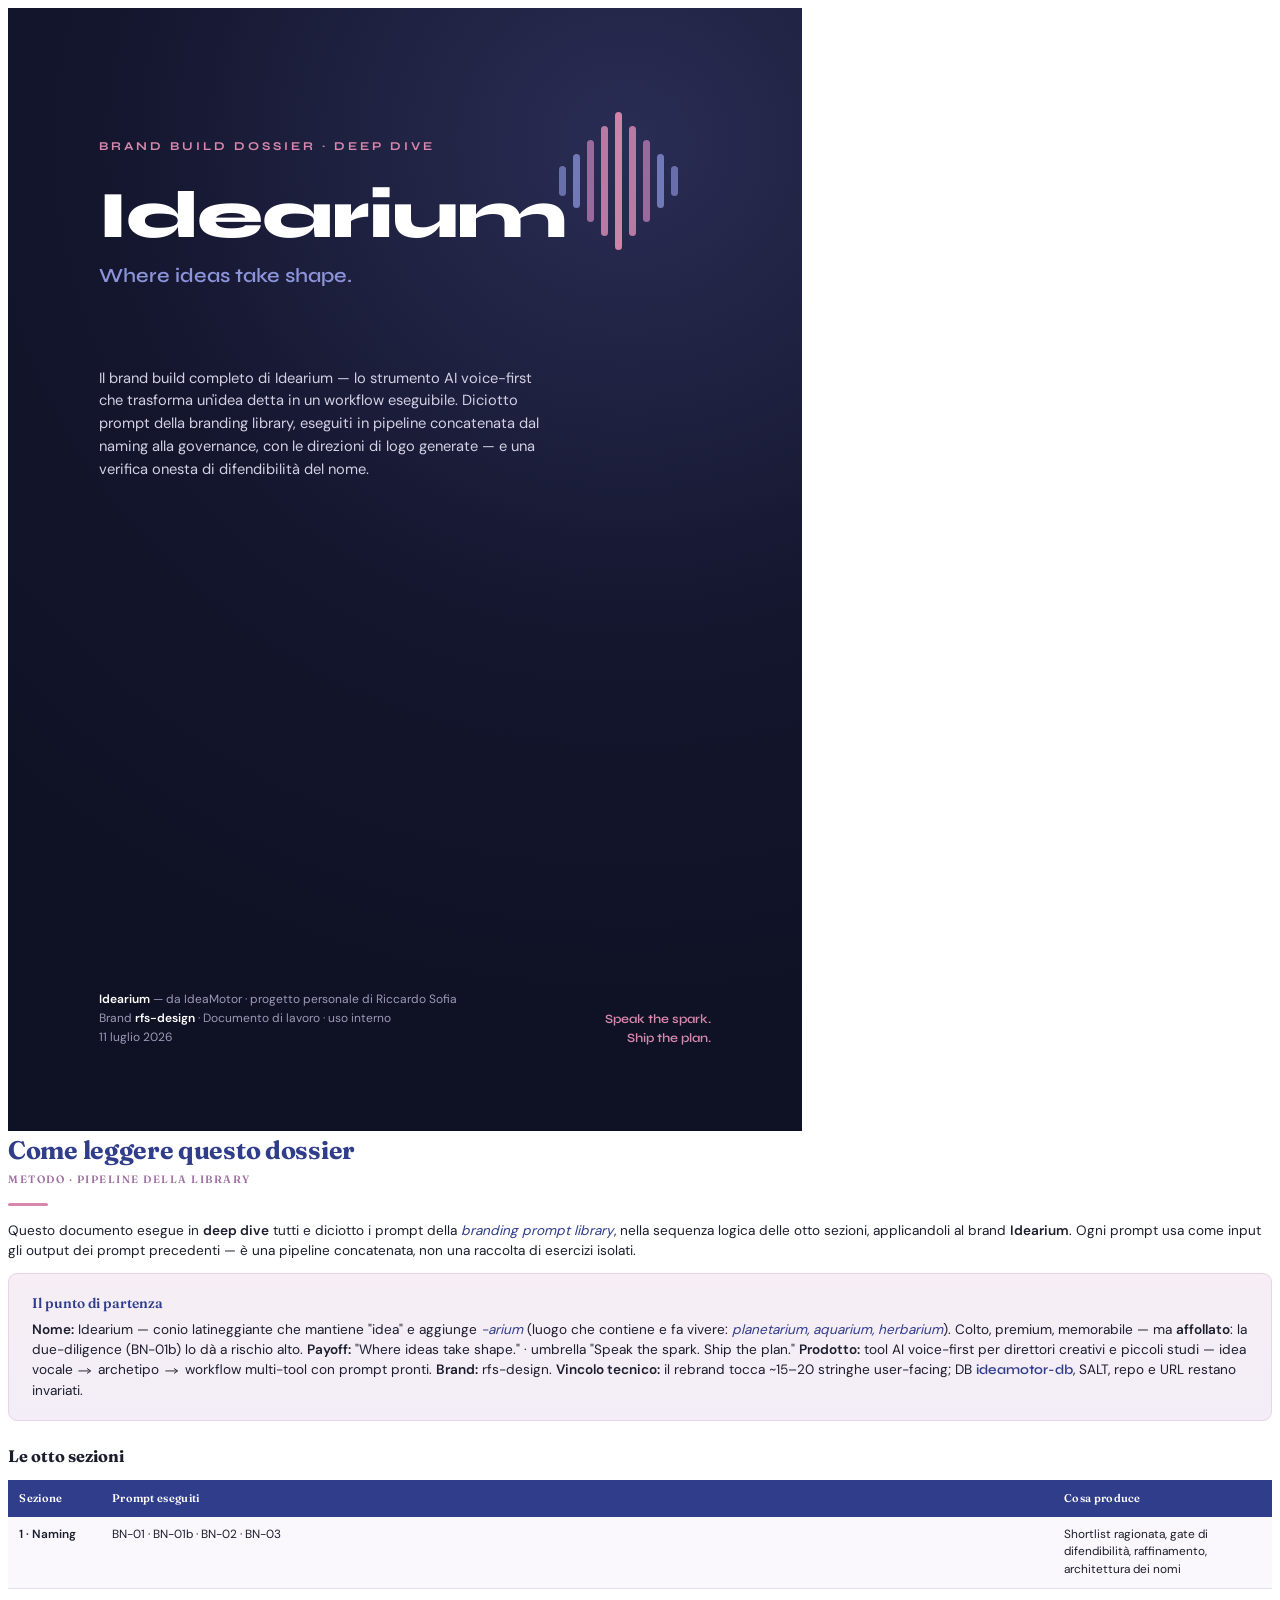
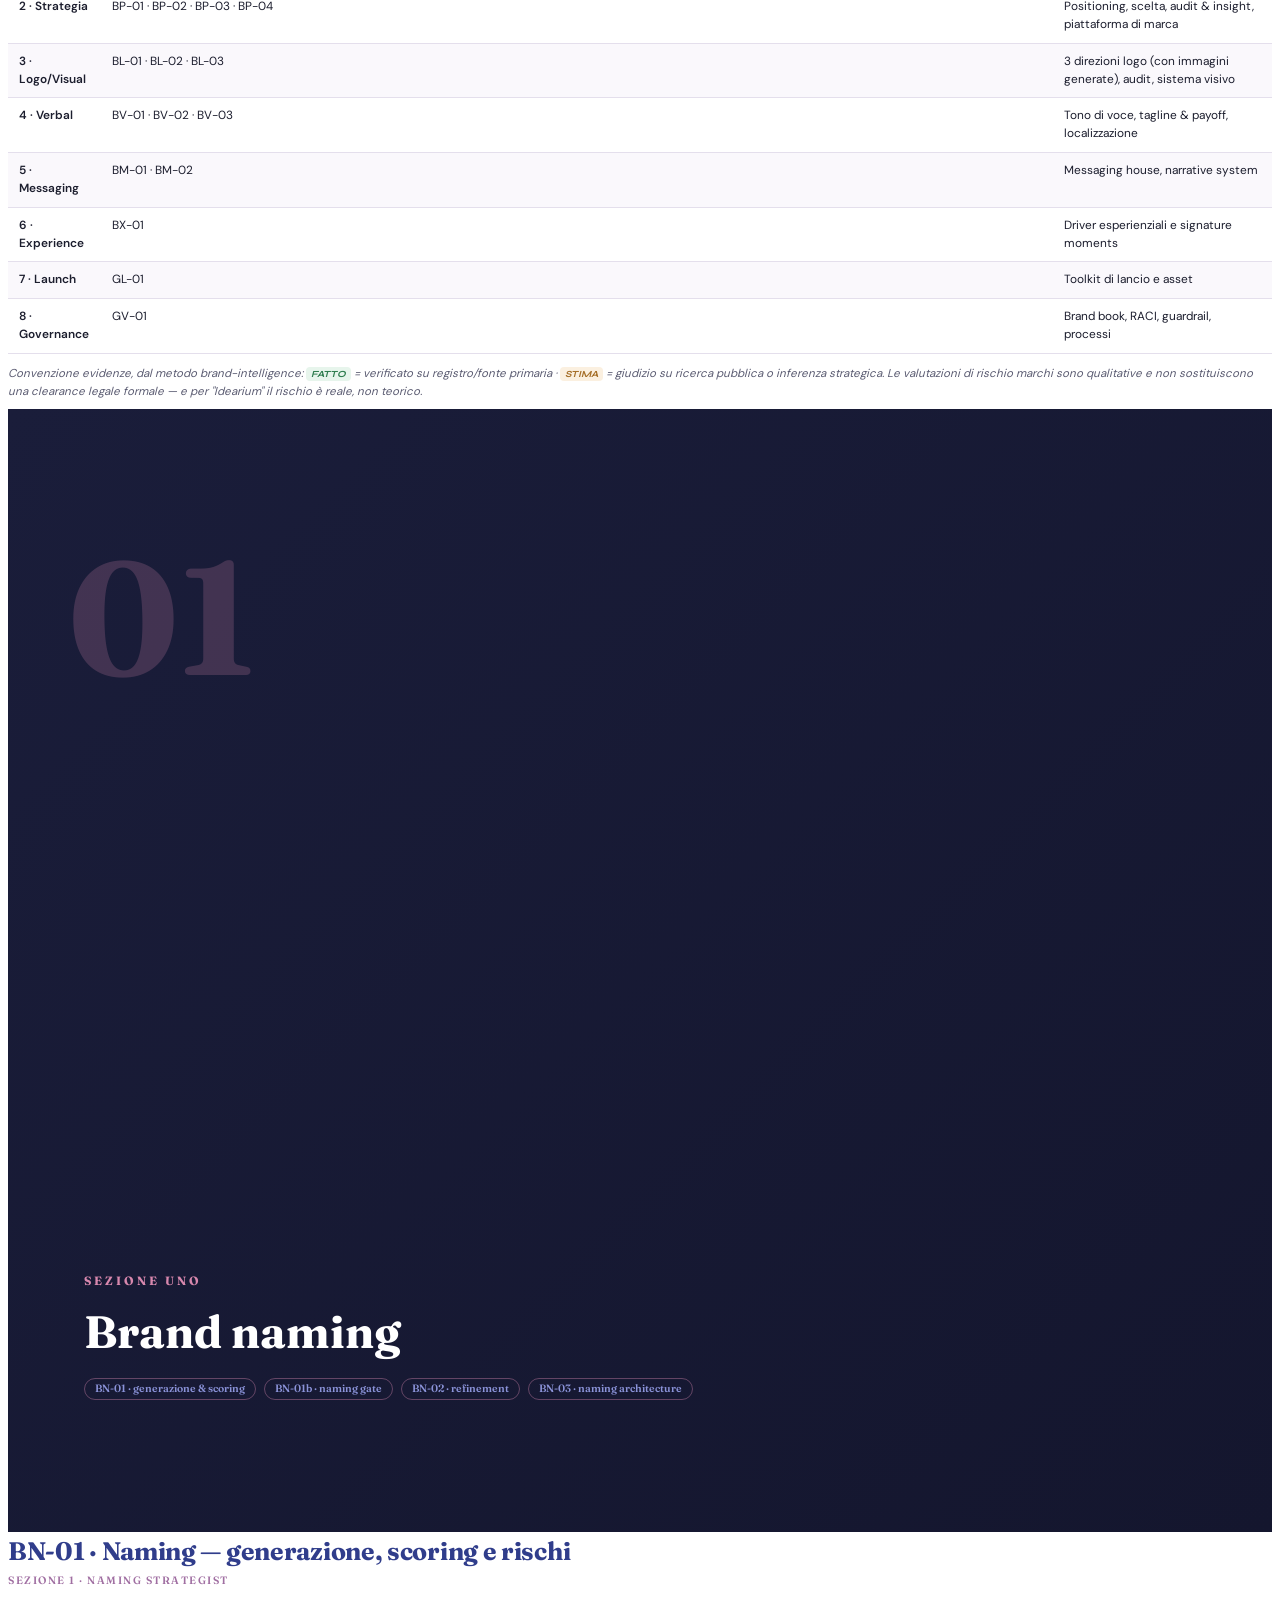
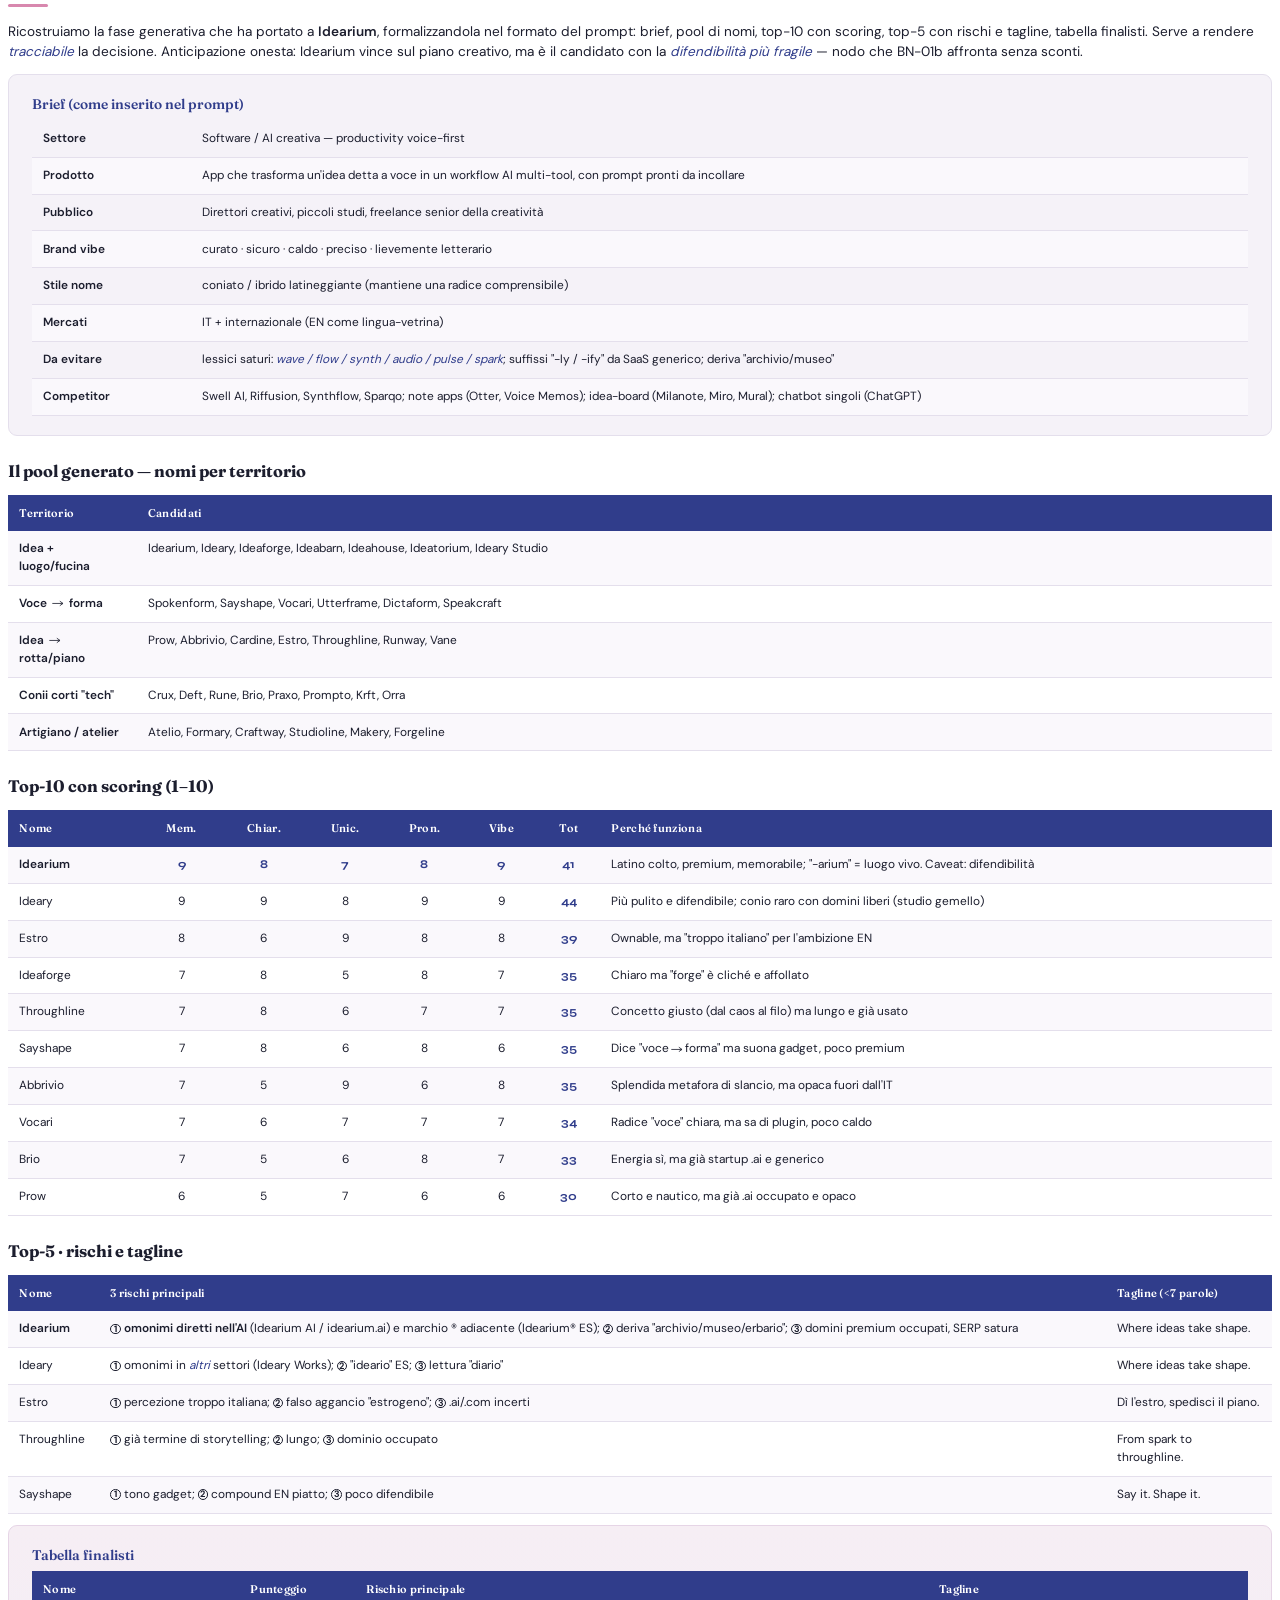
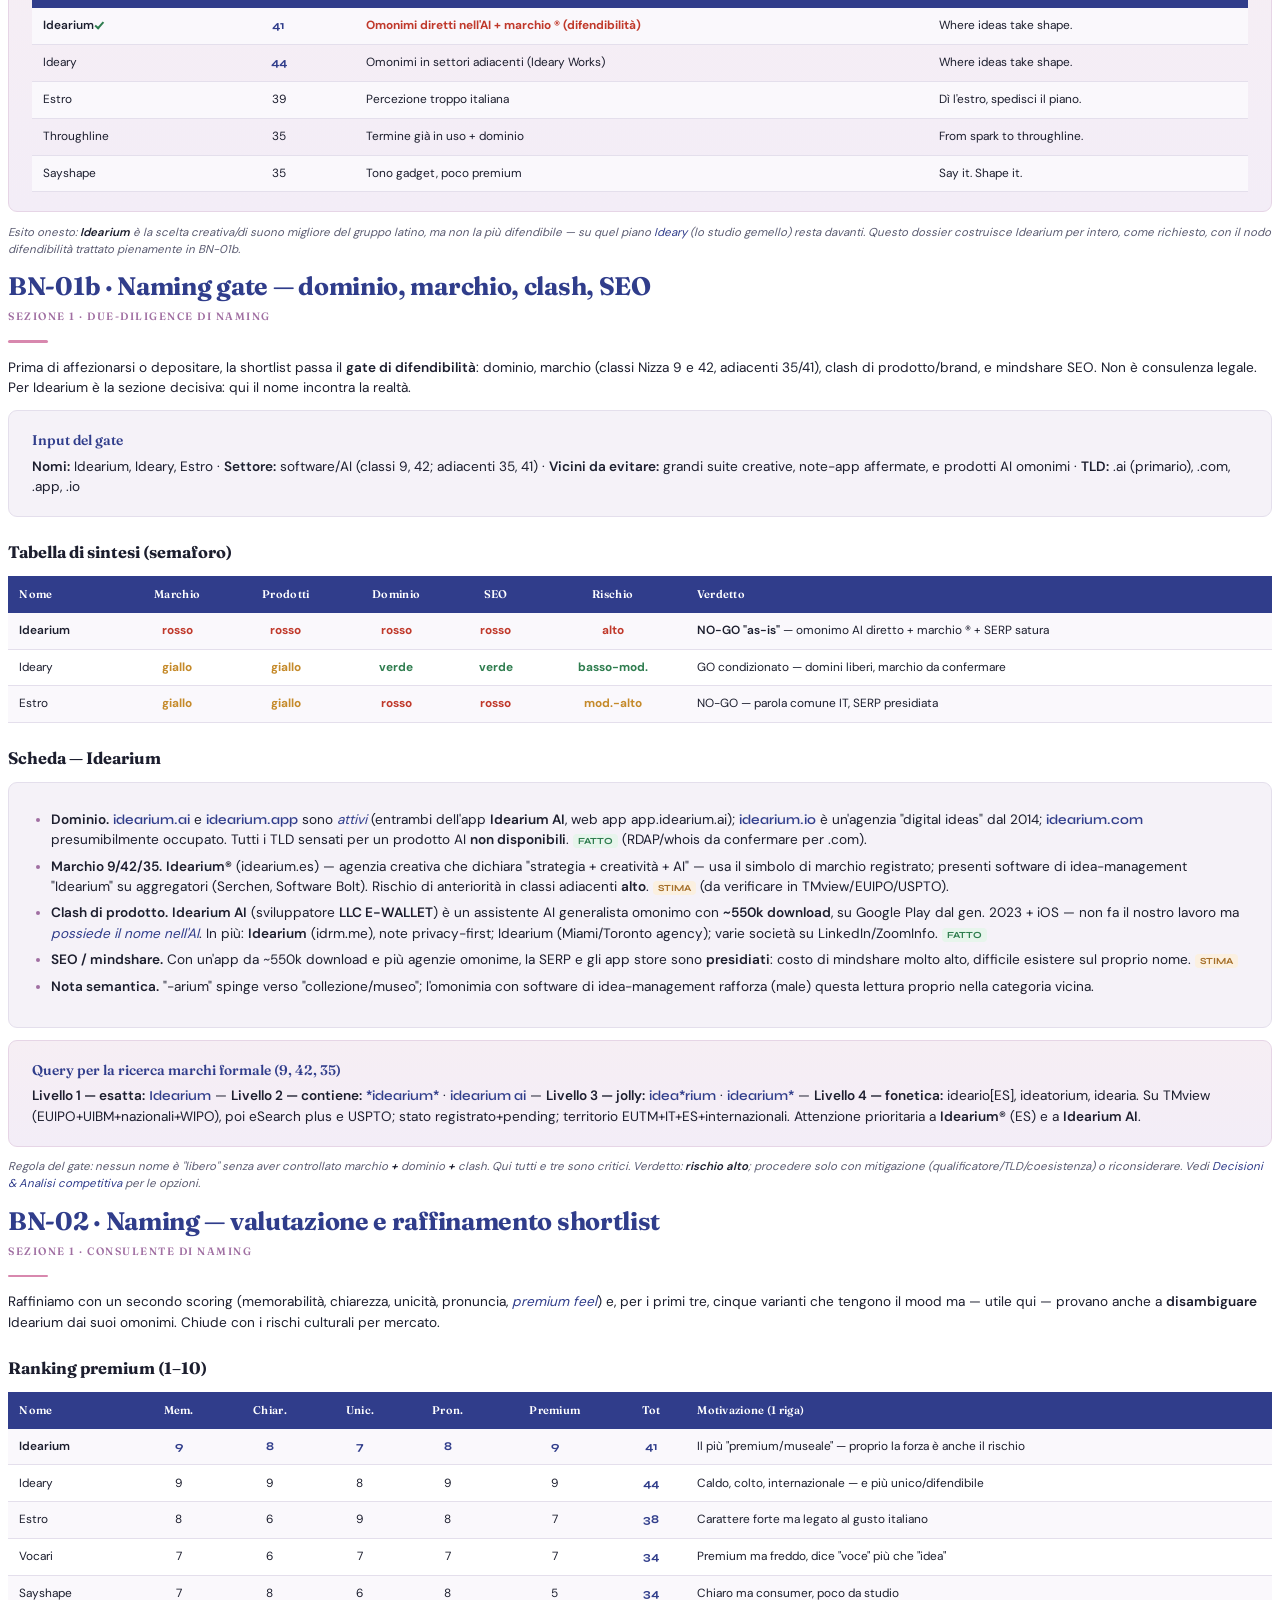
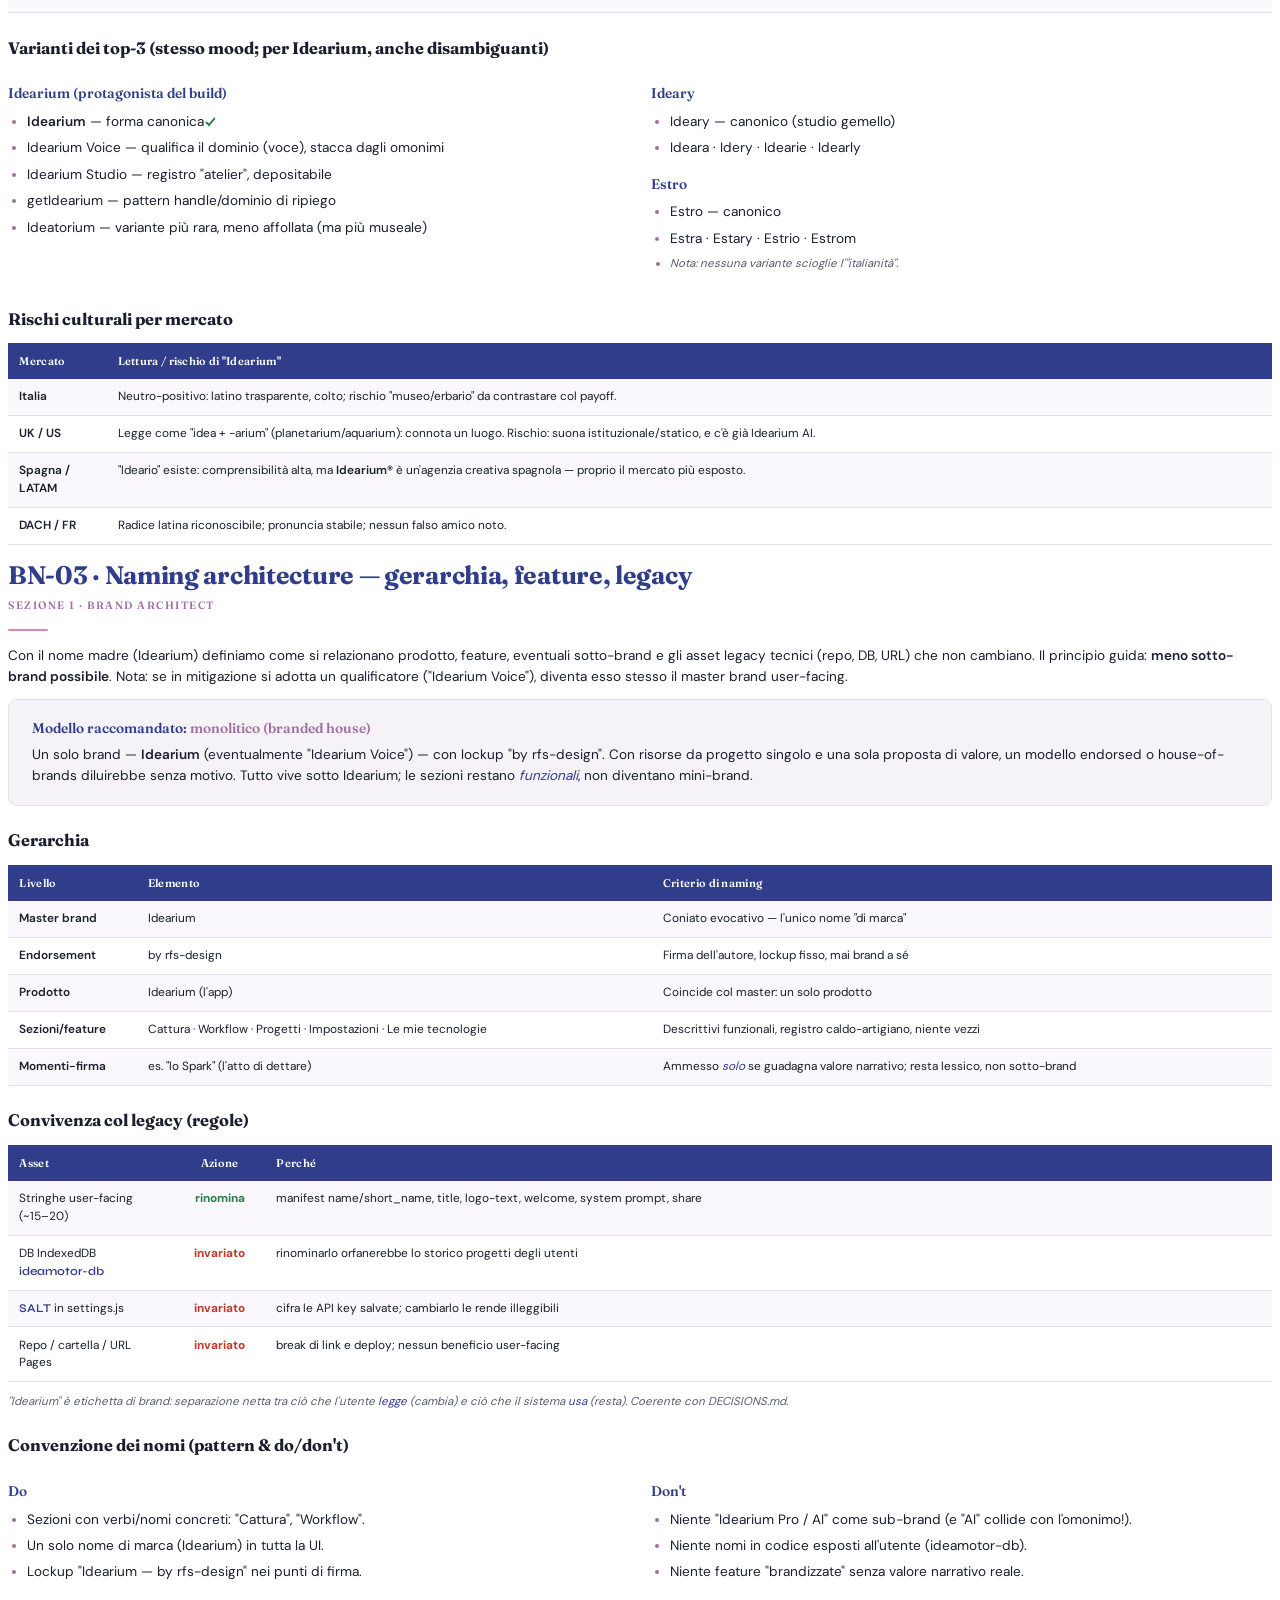
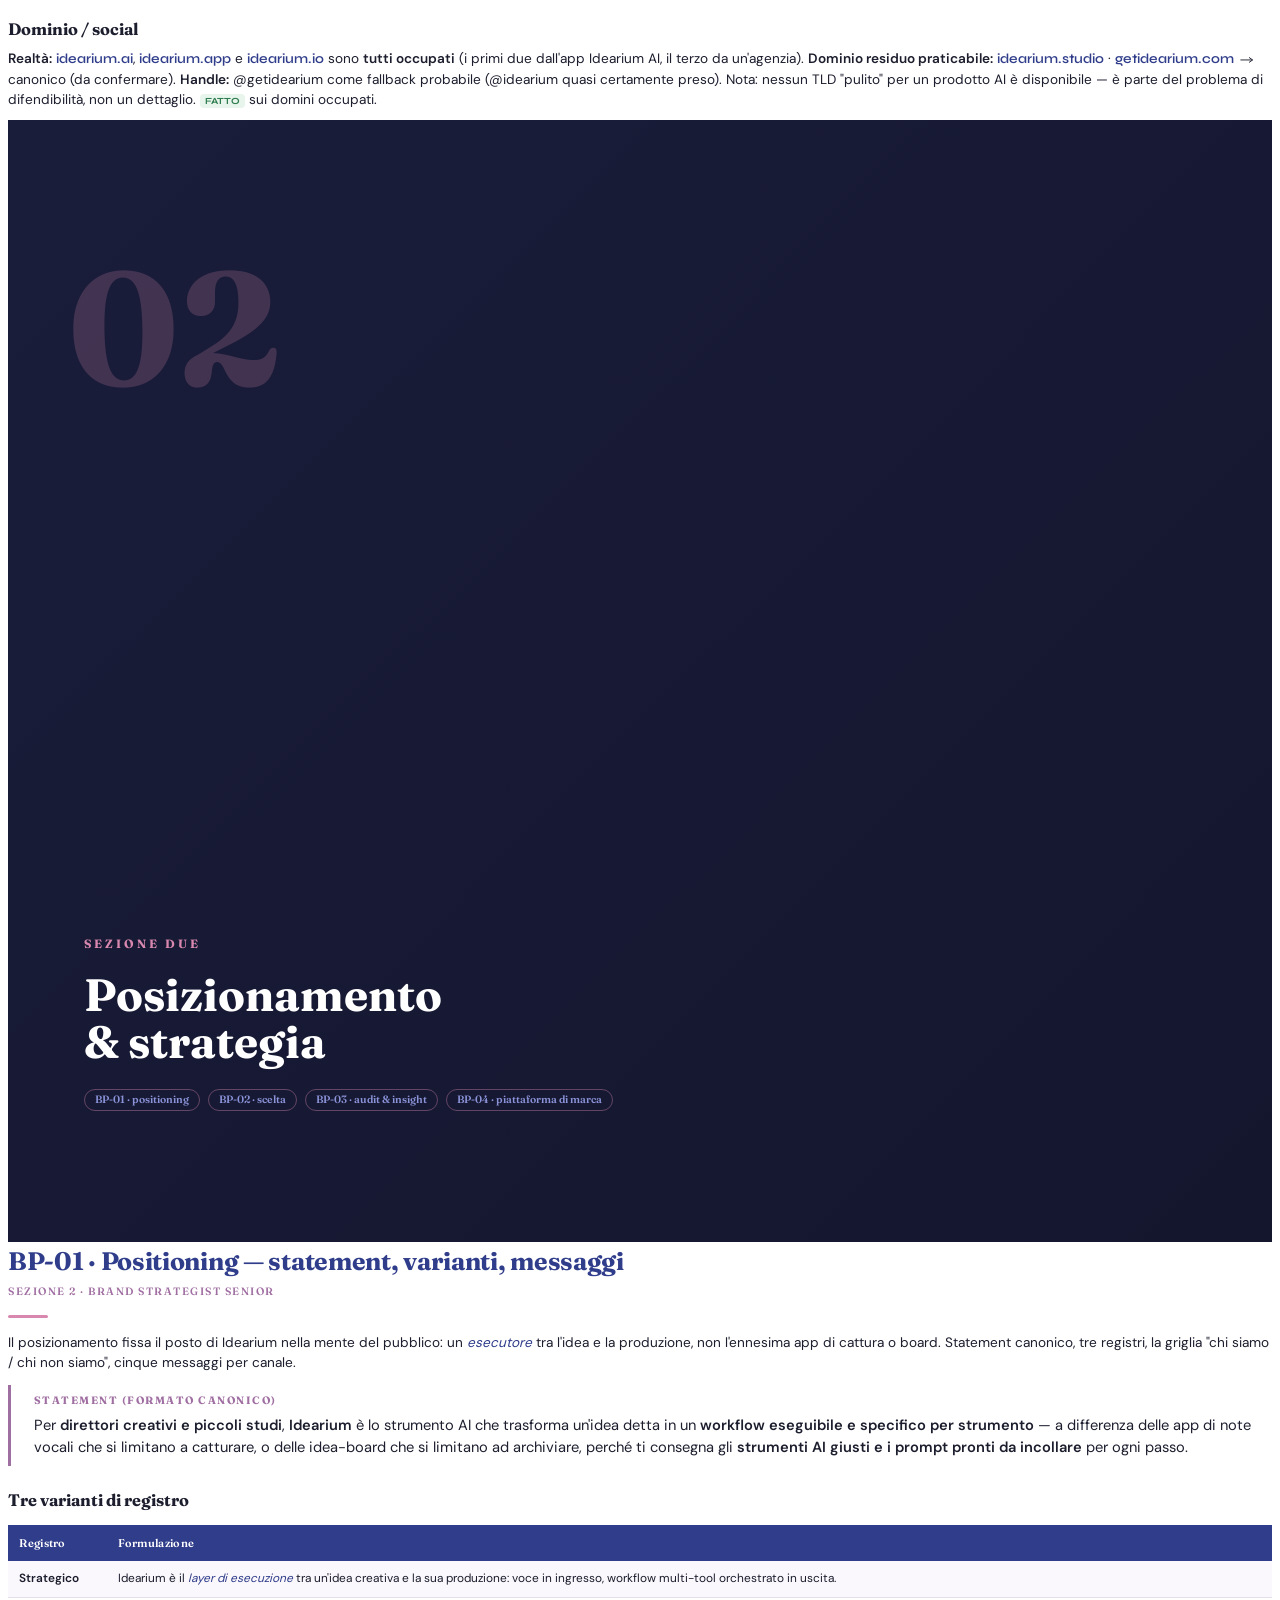
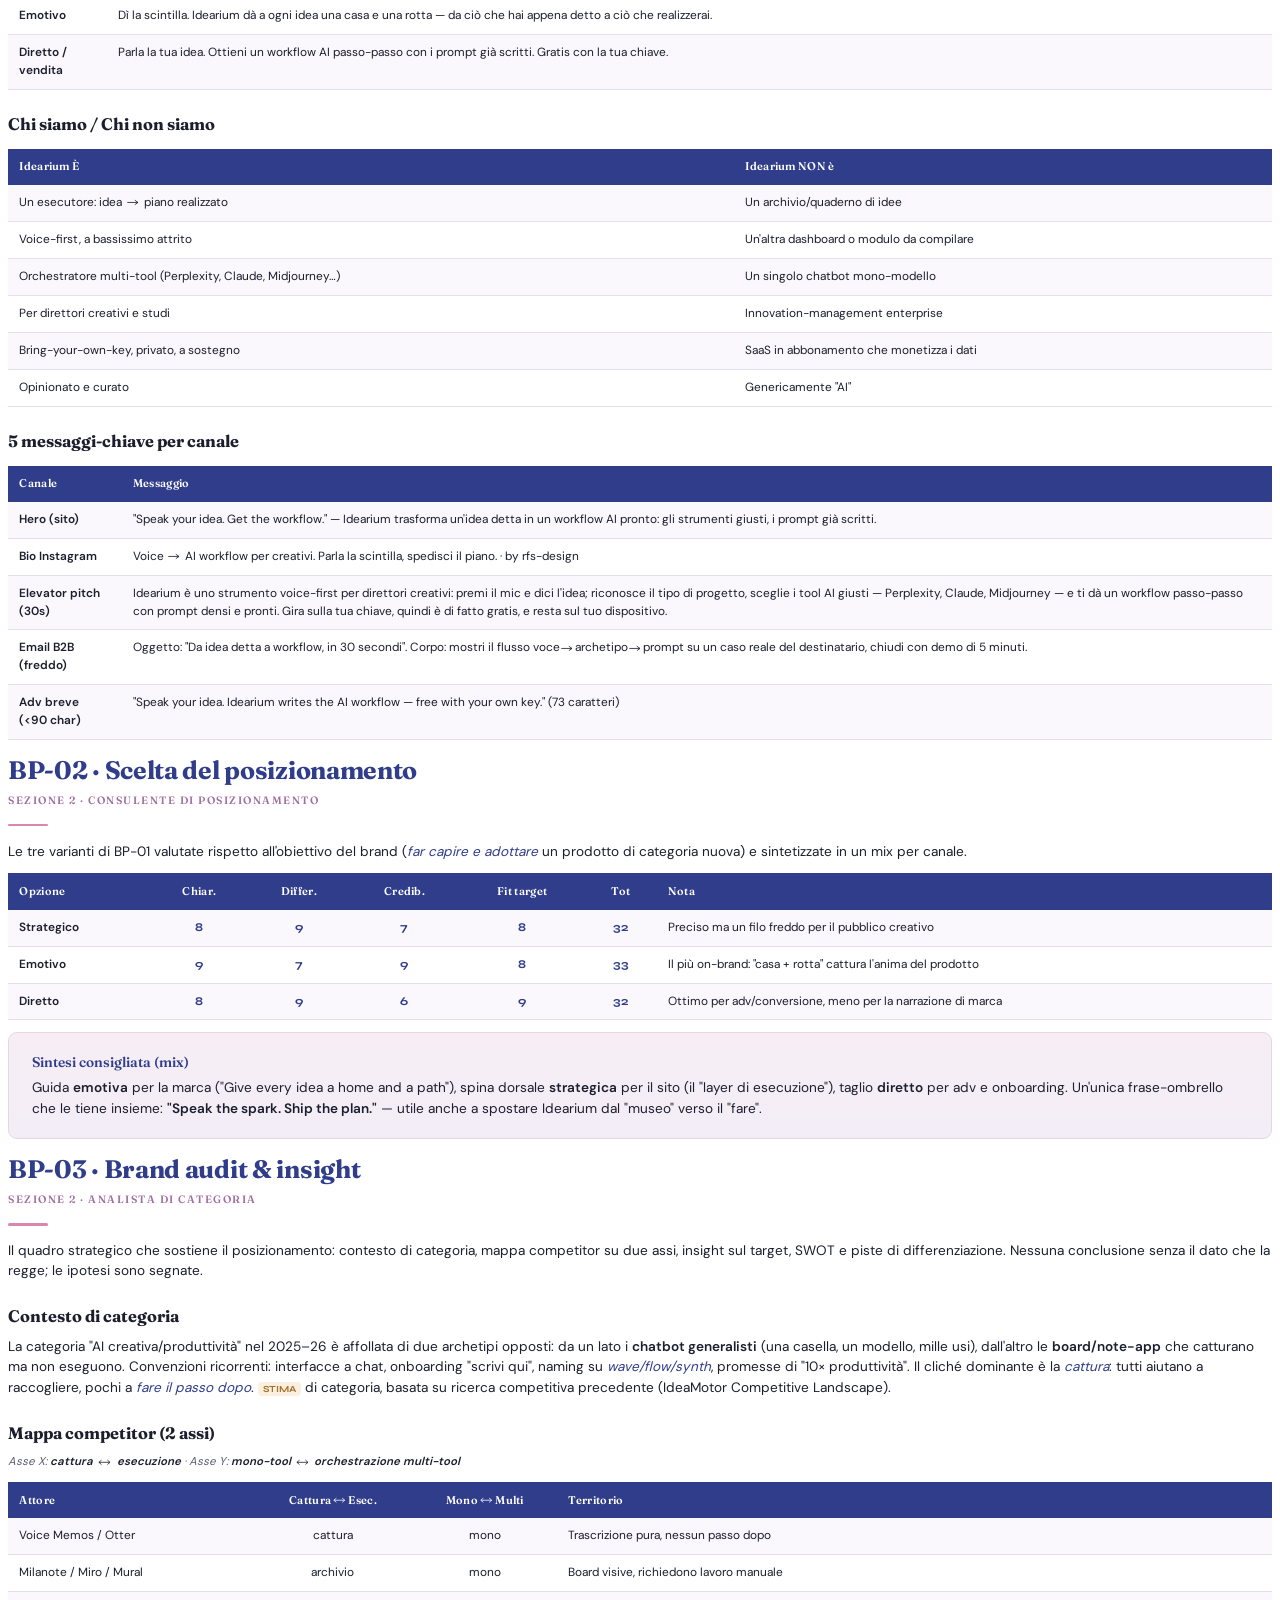
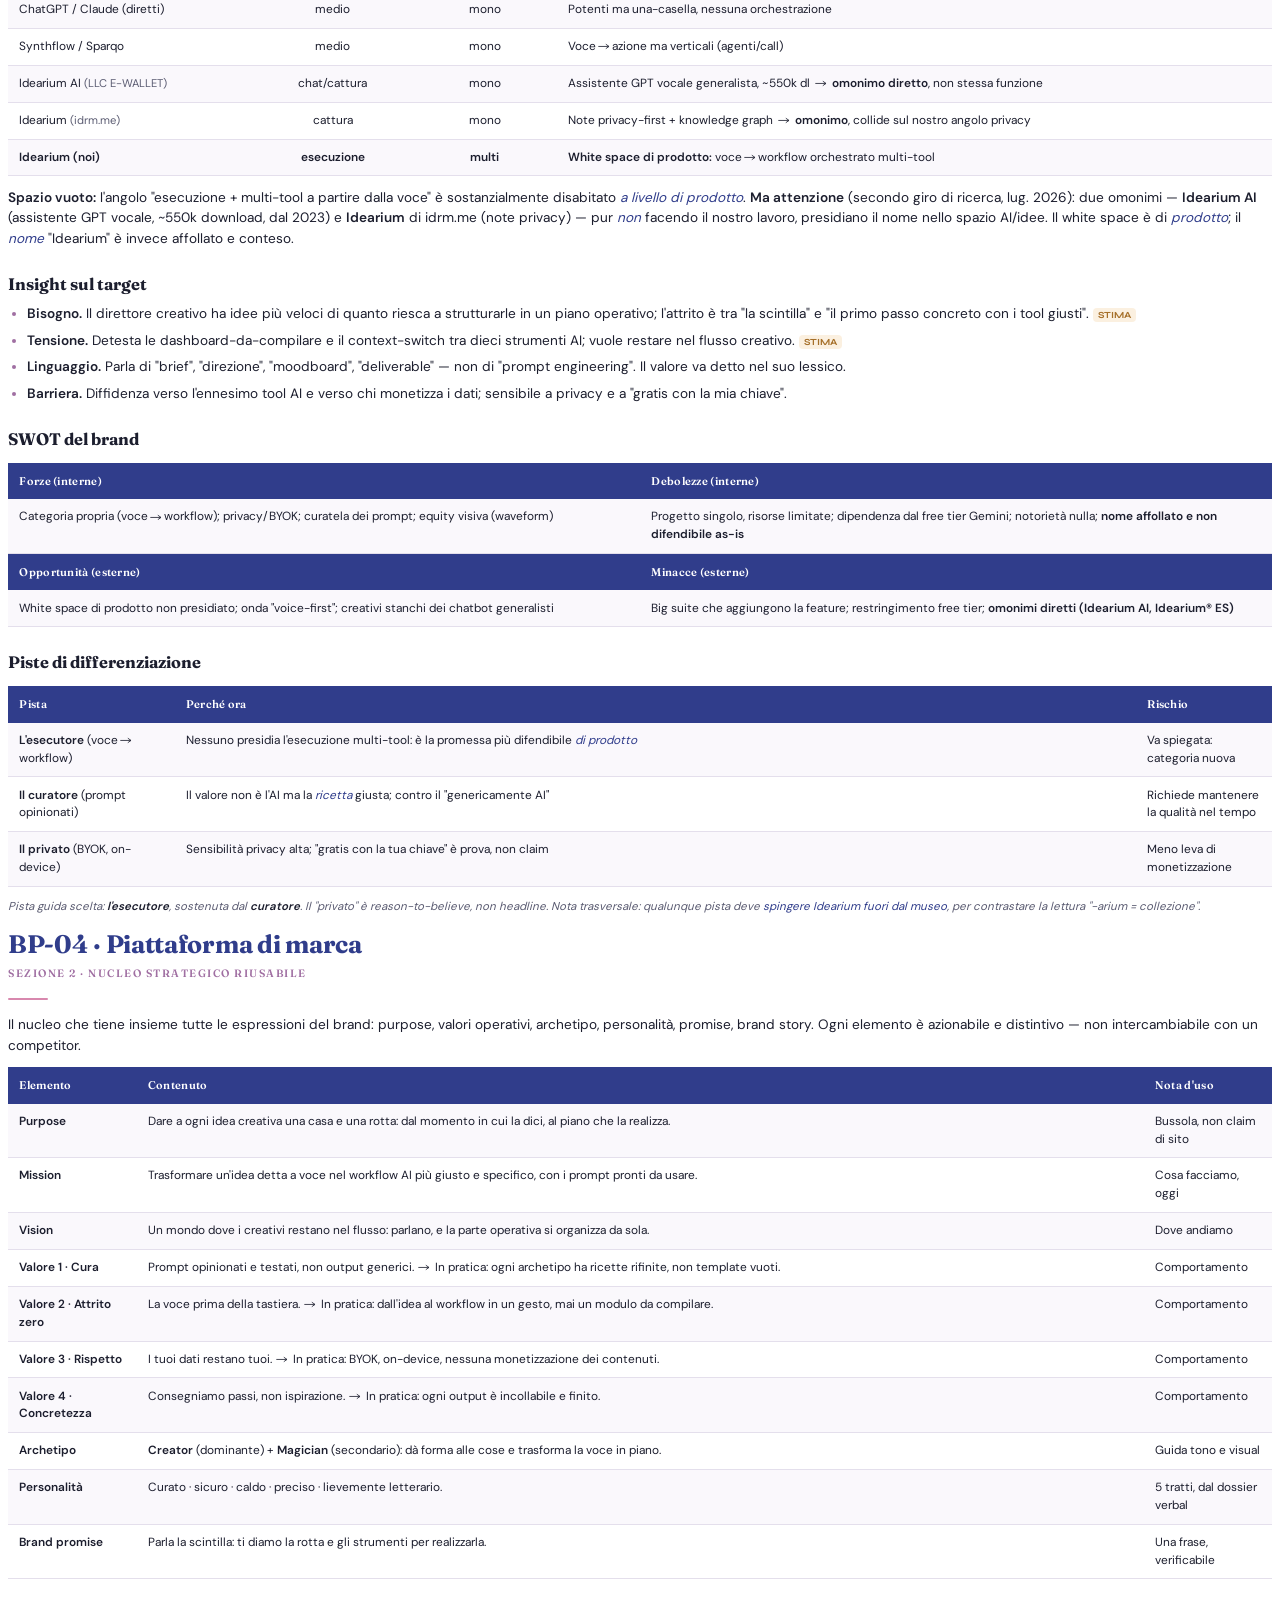
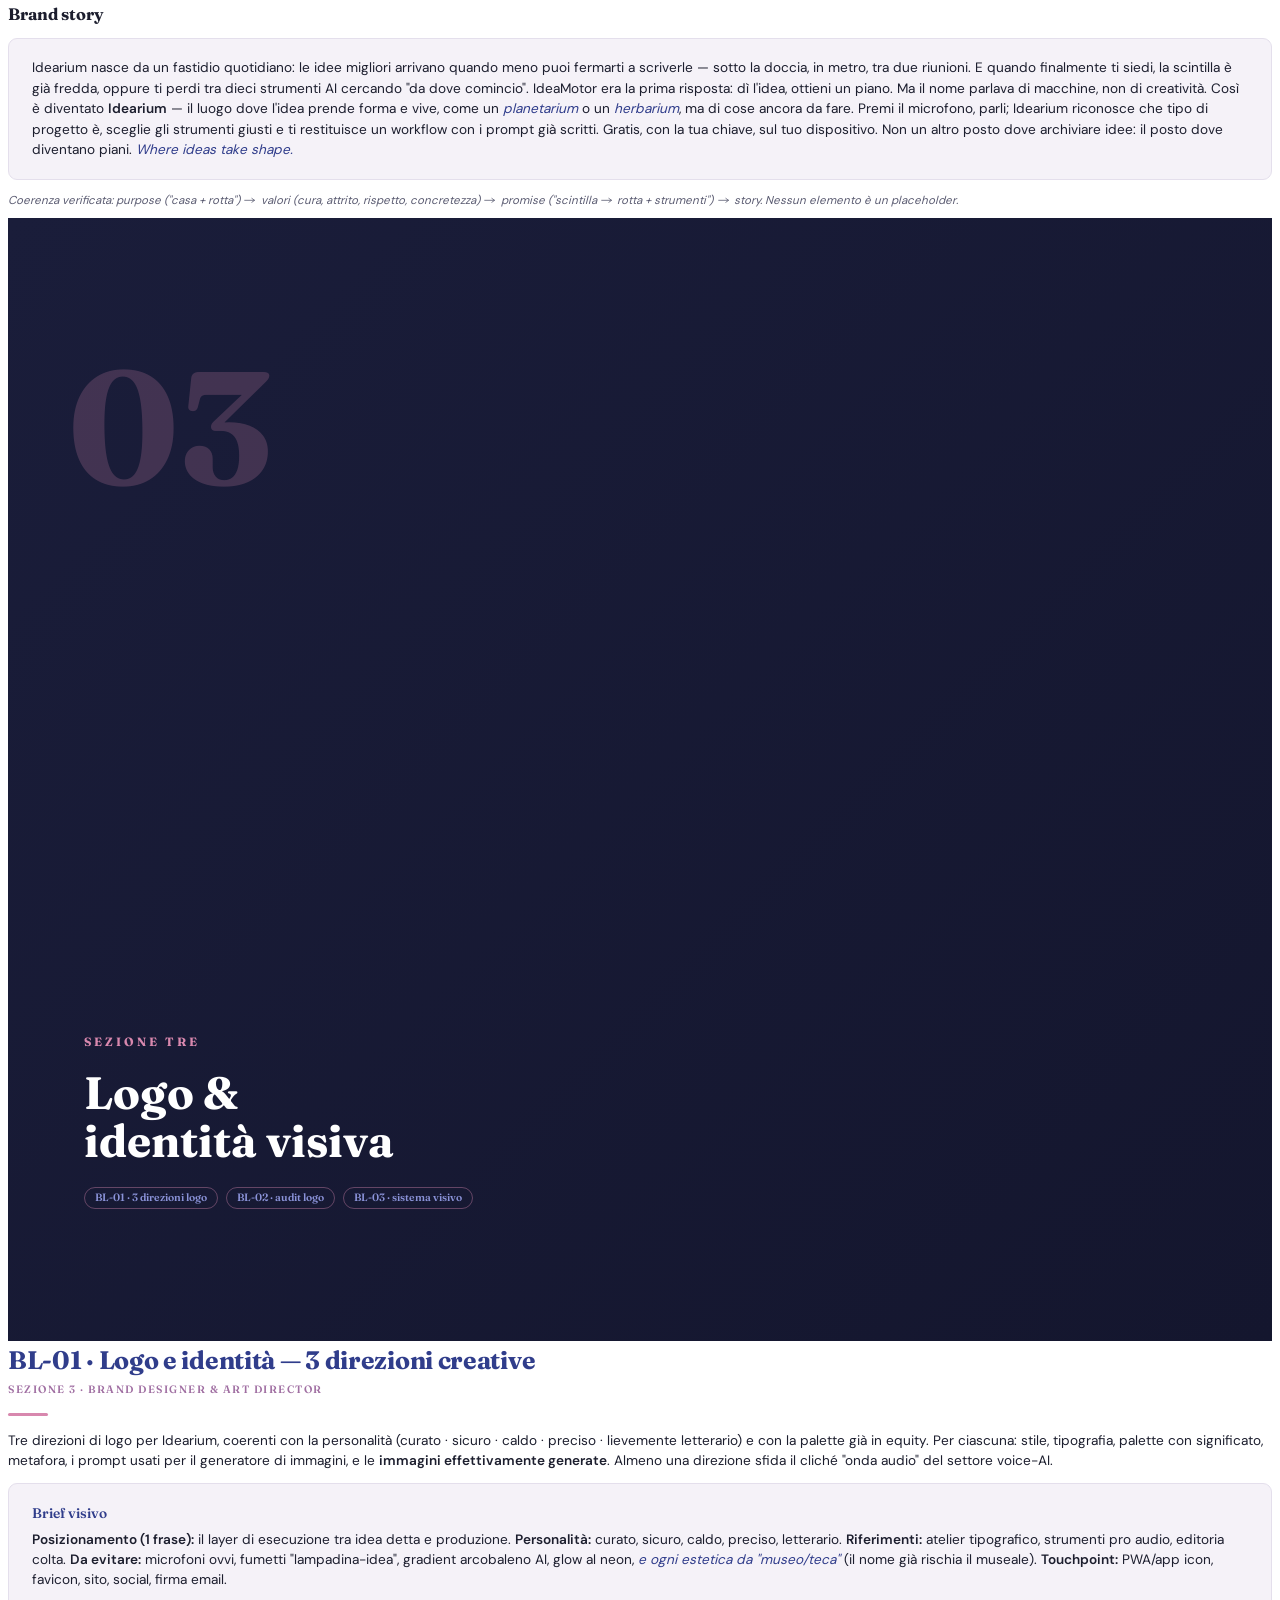
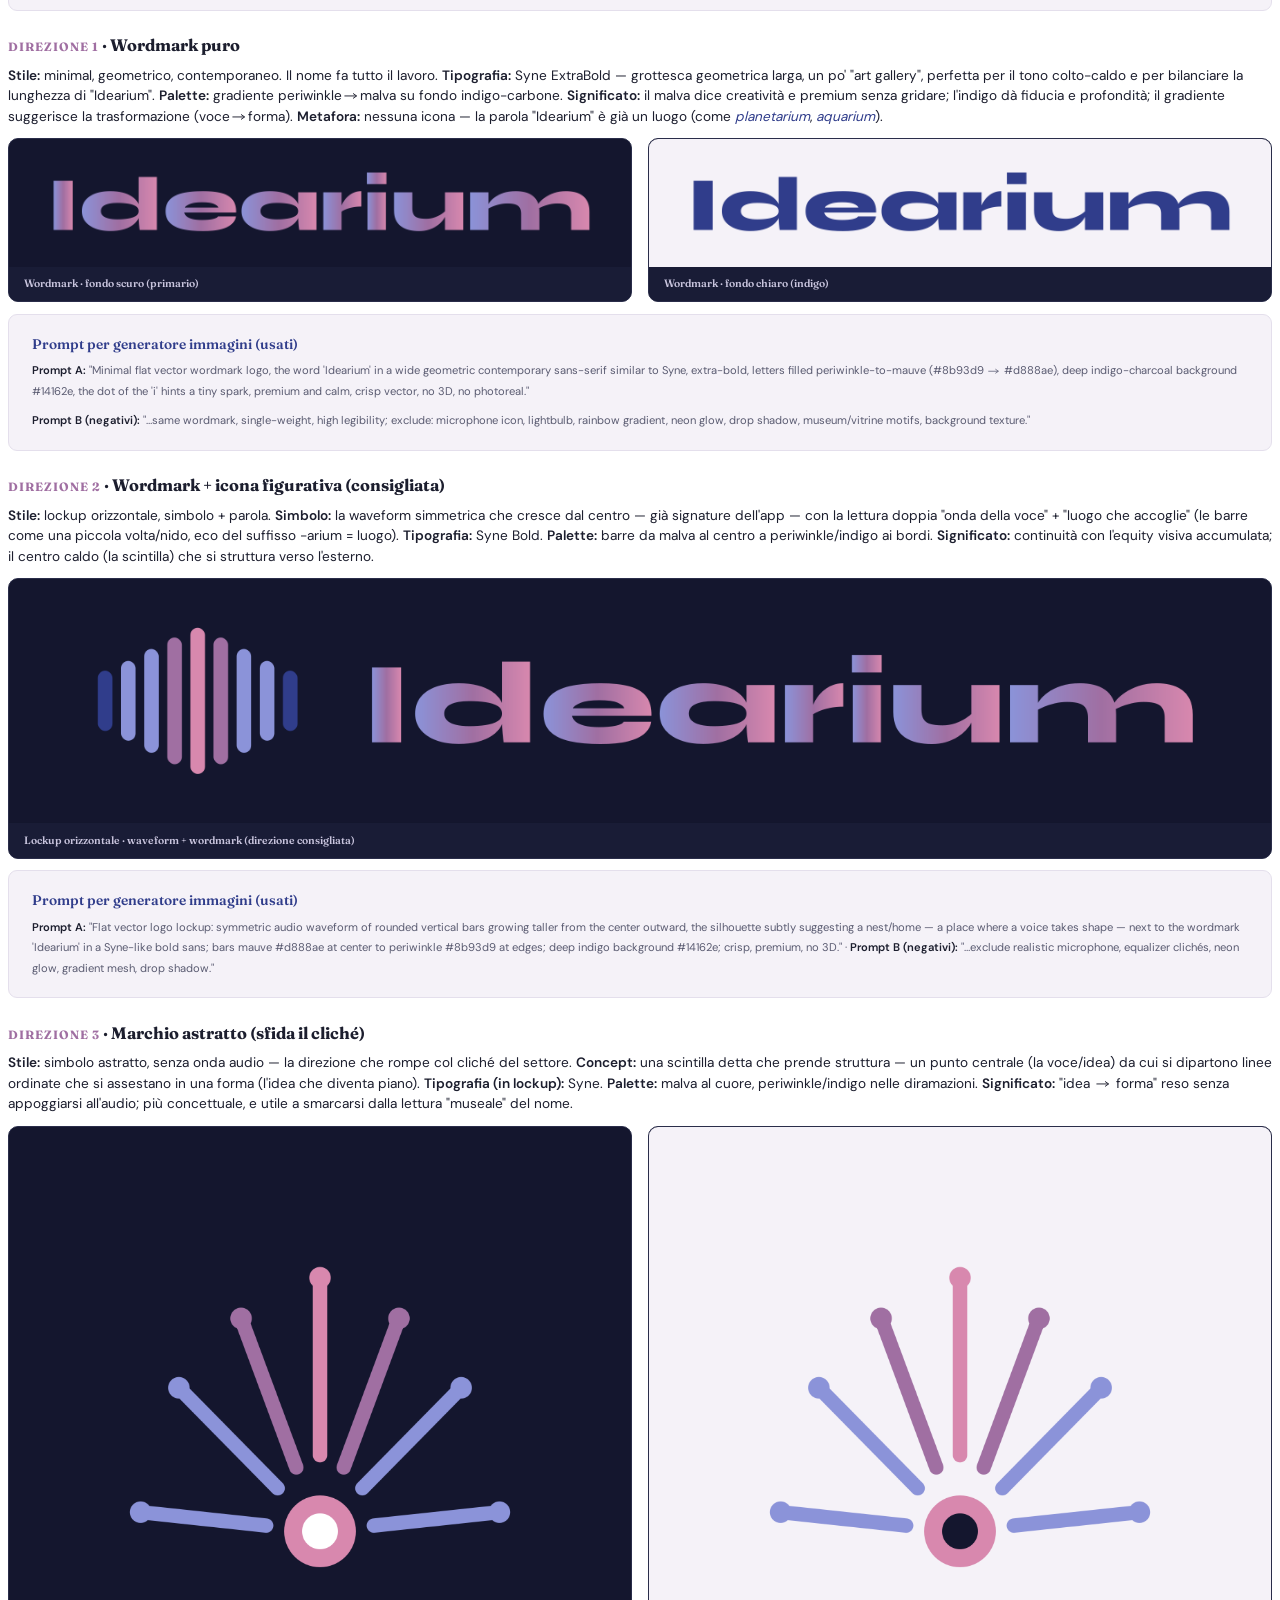
<file: _idearium/brand-assets/dossier-src/idearium-dossier.html>
<!DOCTYPE html>
<html lang="it">
<head>
<meta charset="utf-8">
<title>Idearium — Brand Build Dossier</title>
<style>
@font-face{font-family:'Syne';src:url('fonts/Syne-400.woff2') format('woff2');font-weight:400;font-style:normal;}
@font-face{font-family:'Syne';src:url('fonts/Syne-500.woff2') format('woff2');font-weight:500;font-style:normal;}
@font-face{font-family:'Syne';src:url('fonts/Syne-600.woff2') format('woff2');font-weight:600;font-style:normal;}
@font-face{font-family:'Syne';src:url('fonts/Syne-700.woff2') format('woff2');font-weight:700;font-style:normal;}
@font-face{font-family:'Syne';src:url('fonts/Syne-800.woff2') format('woff2');font-weight:800;font-style:normal;}
@font-face{font-family:'DM Sans';src:url('fonts/DMSans-400.woff2') format('woff2');font-weight:400;font-style:normal;}
@font-face{font-family:'DM Sans';src:url('fonts/DMSans-500.woff2') format('woff2');font-weight:500;font-style:normal;}
@font-face{font-family:'DM Sans';src:url('fonts/DMSans-600.woff2') format('woff2');font-weight:600;font-style:normal;}
@font-face{font-family:'DM Sans';src:url('fonts/DMSans-700.woff2') format('woff2');font-weight:700;font-style:normal;}
@font-face{font-family:'Fraunces';src:url('fonts/Fraunces-600.woff2') format('woff2');font-weight:600;font-style:normal;}
@font-face{font-family:'Fraunces';src:url('fonts/Fraunces-700.woff2') format('woff2');font-weight:700;font-style:normal;}

:root{
  --disp:'Syne'; --head:'Fraunces';
  --ink:#1c1e2e; --muted:#5b5c72; --indigo:#303d8b; --malva:#a06fa2;
  --malva-l:#d888ae; --peri:#8b93d9; --dark:#14162e; --dark2:#20233f;
  --line:#e4dfec; --soft:#f5f2f8; --soft2:#efeaf4; --paper:#ffffff;
}
*{box-sizing:border-box;}
@page{
  size:A4; margin:20mm 17mm 18mm 17mm;
  @top-left{content:"IDEARIUM · BRAND BUILD DOSSIER"; font-family:'Syne'; font-weight:700; font-size:7pt; letter-spacing:1.4px; color:#b9b2c6;}
  @top-right{content:"rfs-design · 2026"; font-family:'DM Sans'; font-size:7pt; letter-spacing:.5px; color:#b9b2c6;}
  @bottom-left{content:"Where ideas take shape."; font-family:'Syne'; font-weight:600; font-size:7.5pt; color:#a99fbb;}
  @bottom-right{content:"Pag. " counter(page); font-family:'DM Sans'; font-size:7.5pt; color:#a99fbb;}
}
@page cover{ margin:0; @top-left{content:none;} @top-right{content:none;} @bottom-left{content:none;} @bottom-right{content:none;} }
@page sec{ @top-left{content:none;} @top-right{content:none;} @bottom-left{content:none;} @bottom-right{content:none;} }

html{font-family:'DM Sans',system-ui,sans-serif; color:var(--ink); font-size:10.2pt; line-height:1.5;}
h1,h2,h3,h4{font-family:var(--head),Georgia,serif;}
.disp{font-family:var(--disp),sans-serif;}
p{margin:0 0 7pt;}
strong{font-weight:600;color:var(--ink);}
em{color:var(--indigo);font-style:italic;}
a{color:var(--indigo);text-decoration:none;}

.cover{page:cover; position:relative; height:297mm; width:210mm; background:
  radial-gradient(120% 80% at 78% 12%, #2a2d54 0%, #14162e 55%, #0f1124 100%);
  color:#fff; padding:34mm 24mm; overflow:hidden;}
.cover .wave{position:absolute; right:6mm; top:26mm; opacity:.95;}
.cover .kicker{font-family:'Syne';font-weight:700;letter-spacing:3px;font-size:9pt;text-transform:uppercase;color:var(--malva-l);}
.cover h1{font-family:var(--disp),sans-serif;font-weight:800; font-size:50pt; line-height:.92; margin:8mm 0 4mm; letter-spacing:-1.2px;}
.cover .sub{font-family:'Syne';font-weight:600;font-size:15pt;color:var(--peri);margin-bottom:20mm;}
.cover .lead{max-width:120mm;color:#d4d0e4;font-size:11pt;line-height:1.55;}
.cover .foot{position:absolute;left:24mm;bottom:22mm;font-size:9pt;color:#9d99b8;line-height:1.6;}
.cover .foot b{color:#fff;font-weight:600;}
.cover .tag{position:absolute;right:24mm;bottom:22mm;text-align:right;font-family:'Syne';font-weight:600;font-size:9.5pt;color:var(--malva-l);}

.secdiv{page-break-before:always; page:sec; height:297mm; background:linear-gradient(135deg,#1a1d3a,#14162e); color:#fff; position:relative;}
.secdiv .inner{position:absolute; left:20mm; bottom:34mm;}
.secdiv .n{font-family:var(--head);font-weight:800;font-size:120pt;line-height:1;color:rgba(216,136,174,.22);position:absolute;top:34mm;left:16mm;}
.secdiv .label{font-family:var(--head);font-weight:700;letter-spacing:3px;font-size:9pt;text-transform:uppercase;color:var(--malva-l);}
.secdiv h2{font-family:var(--head);font-weight:800;font-size:34pt;line-height:1.05;margin:5mm 0 5mm;color:#fff;max-width:150mm;}
.secdiv .prompts span{display:inline-block;border:1px solid rgba(216,136,174,.4);border-radius:20px;padding:2px 10px;margin:3px 4px 3px 0;color:var(--peri);font-family:var(--head);font-weight:600;font-size:8pt;}

.block{page-break-inside:auto;}
h2.pt{font-weight:800;font-size:19pt;color:var(--indigo);margin:0 0 1mm;letter-spacing:-.3px;}
.ptmeta{font-family:var(--head);font-weight:600;font-size:8pt;letter-spacing:1.5px;text-transform:uppercase;color:var(--malva);margin-bottom:4mm;}
h3{font-weight:700;font-size:12.5pt;color:var(--ink);margin:6mm 0 2mm;}
h4{font-weight:600;font-size:10.5pt;color:var(--indigo);margin:4mm 0 1.5mm;}
.rule{height:2.5px;width:40px;background:var(--malva-l);border-radius:2px;margin:0 0 4mm;}

.card{background:var(--soft);border:1px solid var(--line);border-radius:9px;padding:5mm 6mm;margin:3mm 0;page-break-inside:avoid;}
.card.accent{background:linear-gradient(180deg,#f6eef4,#f3edf7);border-color:#e6d5e6;}
.statement{border-left:3px solid var(--malva);padding:2mm 0 2mm 6mm;margin:3mm 0;font-size:11pt;color:var(--ink);}
.statement .lab{font-family:var(--head);font-weight:700;font-size:8pt;letter-spacing:1.5px;text-transform:uppercase;color:var(--malva);display:block;margin-bottom:1.5mm;}
.note{font-size:8.6pt;color:var(--muted);font-style:italic;}
.tag-fact{font-family:'Syne';font-weight:700;font-size:7pt;color:#2f7d4f;background:#e7f5ec;border-radius:4px;padding:1px 5px;}
.tag-est{font-family:'Syne';font-weight:700;font-size:7pt;color:#a6702a;background:#fbf0e0;border-radius:4px;padding:1px 5px;}

table{width:100%;border-collapse:collapse;margin:3mm 0;font-size:8.9pt;page-break-inside:avoid;}
th{background:var(--indigo);color:#fff;font-family:var(--head);font-weight:600;text-align:left;padding:2.6mm 3mm;font-size:8.4pt;letter-spacing:.3px;}
td{border-bottom:1px solid var(--line);padding:2.4mm 3mm;vertical-align:top;}
tr:nth-child(even) td{background:#faf8fc;}
.tc{text-align:center;}
.sc{font-family:'Syne';font-weight:700;color:var(--indigo);}

ul.clean{margin:2mm 0 3mm;padding-left:5mm;}
ul.clean li{margin-bottom:1.6mm;}
ul.clean li::marker{color:var(--malva);}
.pill{display:inline-block;background:var(--dark);color:#fff;font-family:var(--head);font-weight:600;font-size:7.5pt;border-radius:20px;padding:2px 9px;margin:2px 3px 2px 0;}
.g{color:#2f7d4f;font-weight:700;}.a{color:#c58a2a;font-weight:700;}.r{color:#c0392b;font-weight:700;}

.two{display:flex;gap:6mm;}
.two>div{flex:1;}

.logo-grid{display:flex;flex-wrap:wrap;gap:4mm;margin:3mm 0;}
.logo-card{flex:1 1 45%;background:var(--dark);border-radius:10px;overflow:hidden;border:1px solid #2a2d4a;page-break-inside:avoid;}
.logo-card img{width:100%;display:block;}
.logo-card .cap{padding:2.5mm 4mm;font-size:8pt;color:#c9c5de;font-family:var(--head);font-weight:600;background:#191c36;}
.dirlab{font-family:var(--head);font-weight:800;font-size:9pt;color:var(--malva);letter-spacing:1px;text-transform:uppercase;}

.house{border:1.5px solid var(--indigo);border-radius:10px;overflow:hidden;margin:3mm 0;page-break-inside:avoid;}
.house .roof{background:var(--indigo);color:#fff;text-align:center;padding:3mm;font-family:var(--head);font-weight:700;font-size:10.5pt;}
.house .pil{display:flex;}
.house .pil>div{flex:1;padding:3mm 4mm;border-right:1px solid var(--line);}
.house .pil>div:last-child{border-right:none;}
.house .pil h5{font-family:var(--head);font-weight:700;color:var(--malva);margin:0 0 1.5mm;font-size:9.5pt;}
.house .base{background:var(--soft2);padding:3mm 4mm;font-size:8.6pt;color:var(--muted);border-top:1px solid var(--line);}
small{font-size:8.4pt;color:var(--muted);}
.kv{font-family:'Syne';font-weight:600;color:var(--indigo);}

/* --- glyph replacements (no DejaVu fallback) --- */
.gxs{display:inline-block;height:.58em;width:1.05em;vertical-align:0;margin:0 .12em;}
.gxs2{display:inline-block;height:.58em;width:1.3em;vertical-align:0;margin:0 .12em;}
.gx-box{display:inline-block;width:.72em;height:.72em;border:1.5px solid var(--indigo);border-radius:2px;vertical-align:-.05em;margin-right:.18em;}
.gx-cn{display:inline-block;min-width:1.15em;height:1.15em;line-height:1.05em;text-align:center;border:1.3px solid currentColor;border-radius:50%;font-size:.78em;font-weight:700;vertical-align:.06em;box-sizing:border-box;padding:0 .05em;}
.gx-chk{display:inline-block;width:.4em;height:.72em;border-right:2px solid #2f7d4f;border-bottom:2px solid #2f7d4f;transform:rotate(42deg);vertical-align:.05em;margin:0 .2em 0 .04em;}
.gx-mk{display:inline-block;width:.48em;height:.48em;background:currentColor;transform:rotate(45deg);vertical-align:.0em;margin-right:.34em;}
</style>
</head>
<body>

<section class="cover">
  <svg class="wave" width="220" height="150" viewBox="0 0 220 150">
    <rect x="0"   y="60" width="7" height="30" rx="3.5" fill="#8b93d9" opacity=".7"/>
    <rect x="14"  y="48" width="7" height="54" rx="3.5" fill="#8b93d9" opacity=".8"/>
    <rect x="28"  y="34" width="7" height="82" rx="3.5" fill="#a06fa2"/>
    <rect x="42"  y="20" width="7" height="110" rx="3.5" fill="#c07fa8"/>
    <rect x="56"  y="6"  width="7" height="138" rx="3.5" fill="#d888ae"/>
    <rect x="70"  y="20" width="7" height="110" rx="3.5" fill="#c07fa8"/>
    <rect x="84"  y="34" width="7" height="82" rx="3.5" fill="#a06fa2"/>
    <rect x="98"  y="48" width="7" height="54" rx="3.5" fill="#8b93d9" opacity=".8"/>
    <rect x="112" y="60" width="7" height="30" rx="3.5" fill="#8b93d9" opacity=".7"/>
  </svg>
  <div class="kicker">Brand Build Dossier · Deep Dive</div>
  <h1>Idearium</h1>
  <div class="sub">Where ideas take shape.</div>
  <p class="lead">Il brand build completo di Idearium — lo strumento AI voice-first che trasforma un'idea detta in un workflow eseguibile. Diciotto prompt della branding library, eseguiti in pipeline concatenata dal naming alla governance, con le direzioni di logo generate — e una verifica onesta di difendibilità del nome.</p>
  <div class="foot">
    <b>Idearium</b> — da IdeaMotor · progetto personale di Riccardo Sofia<br>
    Brand <b>rfs-design</b> · Documento di lavoro · uso interno<br>
    11 luglio 2026
  </div>
  <div class="tag">Speak the spark.<br>Ship the plan.</div>
</section>

<section>
  <h2 class="pt">Come leggere questo dossier</h2>
  <div class="ptmeta">Metodo · pipeline della library</div>
  <div class="rule"></div>
  <p>Questo documento esegue in <strong>deep dive</strong> tutti e diciotto i prompt della <em>branding prompt library</em>, nella sequenza logica delle otto sezioni, applicandoli al brand <strong>Idearium</strong>. Ogni prompt usa come input gli output dei prompt precedenti — è una pipeline concatenata, non una raccolta di esercizi isolati.</p>

  <div class="card accent">
    <h4 style="margin-top:0">Il punto di partenza</h4>
    <p style="margin-bottom:0"><strong>Nome:</strong> Idearium — conio latineggiante che mantiene "idea" e aggiunge <em>-arium</em> (luogo che contiene e fa vivere: <em>planetarium, aquarium, herbarium</em>). Colto, premium, memorabile — ma <strong>affollato</strong>: la due-diligence (BN-01b) lo dà a rischio alto. <strong>Payoff:</strong> "Where ideas take shape." · umbrella "Speak the spark. Ship the plan." <strong>Prodotto:</strong> tool AI voice-first per direttori creativi e piccoli studi — idea vocale <svg class="gxs" viewBox="0 0 26 12" fill="none" stroke="currentColor" stroke-width="1.7" stroke-linecap="round" stroke-linejoin="round"><line x1="1.5" y1="6" x2="22" y2="6"/><polyline points="17,1.8 23,6 17,10.2"/></svg> archetipo <svg class="gxs" viewBox="0 0 26 12" fill="none" stroke="currentColor" stroke-width="1.7" stroke-linecap="round" stroke-linejoin="round"><line x1="1.5" y1="6" x2="22" y2="6"/><polyline points="17,1.8 23,6 17,10.2"/></svg> workflow multi-tool con prompt pronti. <strong>Brand:</strong> rfs-design. <strong>Vincolo tecnico:</strong> il rebrand tocca ~15–20 stringhe user-facing; DB <span class="kv">ideamotor-db</span>, SALT, repo e URL restano invariati.</p>
  </div>

  <h3>Le otto sezioni</h3>
  <table>
    <tr><th style="width:22mm">Sezione</th><th>Prompt eseguiti</th><th style="width:58mm">Cosa produce</th></tr>
    <tr><td><strong>1 · Naming</strong></td><td>BN-01 · BN-01b · BN-02 · BN-03</td><td>Shortlist ragionata, gate di difendibilità, raffinamento, architettura dei nomi</td></tr>
    <tr><td><strong>2 · Strategia</strong></td><td>BP-01 · BP-02 · BP-03 · BP-04</td><td>Positioning, scelta, audit &amp; insight, piattaforma di marca</td></tr>
    <tr><td><strong>3 · Logo/Visual</strong></td><td>BL-01 · BL-02 · BL-03</td><td>3 direzioni logo (con immagini generate), audit, sistema visivo</td></tr>
    <tr><td><strong>4 · Verbal</strong></td><td>BV-01 · BV-02 · BV-03</td><td>Tono di voce, tagline &amp; payoff, localizzazione</td></tr>
    <tr><td><strong>5 · Messaging</strong></td><td>BM-01 · BM-02</td><td>Messaging house, narrative system</td></tr>
    <tr><td><strong>6 · Experience</strong></td><td>BX-01</td><td>Driver esperienziali e signature moments</td></tr>
    <tr><td><strong>7 · Launch</strong></td><td>GL-01</td><td>Toolkit di lancio e asset</td></tr>
    <tr><td><strong>8 · Governance</strong></td><td>GV-01</td><td>Brand book, RACI, guardrail, processi</td></tr>
  </table>
  <p class="note">Convenzione evidenze, dal metodo brand-intelligence: <span class="tag-fact">FATTO</span> = verificato su registro/fonte primaria · <span class="tag-est">STIMA</span> = giudizio su ricerca pubblica o inferenza strategica. Le valutazioni di rischio marchi sono qualitative e non sostituiscono una clearance legale formale — e per "Idearium" il rischio è reale, non teorico.</p>
</section>

<section class="secdiv">
  <div class="n">01</div>
  <div class="inner">
    <div class="label">Sezione uno</div>
    <h2>Brand naming</h2>
    <div class="prompts">
      <span>BN-01 · generazione &amp; scoring</span>
      <span>BN-01b · naming gate</span>
      <span>BN-02 · refinement</span>
      <span>BN-03 · naming architecture</span>
    </div>
  </div>
</section>

<section class="block">
  <h2 class="pt">BN-01 · Naming — generazione, scoring e rischi</h2>
  <div class="ptmeta">Sezione 1 · naming strategist</div>
  <div class="rule"></div>
  <p>Ricostruiamo la fase generativa che ha portato a <strong>Idearium</strong>, formalizzandola nel formato del prompt: brief, pool di nomi, top-10 con scoring, top-5 con rischi e tagline, tabella finalisti. Serve a rendere <em>tracciabile</em> la decisione. Anticipazione onesta: Idearium vince sul piano creativo, ma è il candidato con la <em>difendibilità più fragile</em> — nodo che BN-01b affronta senza sconti.</p>

  <div class="card">
    <h4 style="margin-top:0">Brief (come inserito nel prompt)</h4>
    <table style="margin:0">
      <tr><td style="width:42mm"><strong>Settore</strong></td><td>Software / AI creativa — productivity voice-first</td></tr>
      <tr><td><strong>Prodotto</strong></td><td>App che trasforma un'idea detta a voce in un workflow AI multi-tool, con prompt pronti da incollare</td></tr>
      <tr><td><strong>Pubblico</strong></td><td>Direttori creativi, piccoli studi, freelance senior della creatività</td></tr>
      <tr><td><strong>Brand vibe</strong></td><td>curato · sicuro · caldo · preciso · lievemente letterario</td></tr>
      <tr><td><strong>Stile nome</strong></td><td>coniato / ibrido latineggiante (mantiene una radice comprensibile)</td></tr>
      <tr><td><strong>Mercati</strong></td><td>IT + internazionale (EN come lingua-vetrina)</td></tr>
      <tr><td><strong>Da evitare</strong></td><td>lessici saturi: <em>wave / flow / synth / audio / pulse / spark</em>; suffissi "-ly / -ify" da SaaS generico; deriva "archivio/museo"</td></tr>
      <tr><td><strong>Competitor</strong></td><td>Swell AI, Riffusion, Synthflow, Sparqo; note apps (Otter, Voice Memos); idea-board (Milanote, Miro, Mural); chatbot singoli (ChatGPT)</td></tr>
    </table>
  </div>

  <h3>Il pool generato — nomi per territorio</h3>
  <table>
    <tr><th style="width:34mm">Territorio</th><th>Candidati</th></tr>
    <tr><td><strong>Idea + luogo/fucina</strong></td><td>Idearium, Ideary, Ideaforge, Ideabarn, Ideahouse, Ideatorium, Ideary Studio</td></tr>
    <tr><td><strong>Voce <svg class="gxs" viewBox="0 0 26 12" fill="none" stroke="currentColor" stroke-width="1.7" stroke-linecap="round" stroke-linejoin="round"><line x1="1.5" y1="6" x2="22" y2="6"/><polyline points="17,1.8 23,6 17,10.2"/></svg> forma</strong></td><td>Spokenform, Sayshape, Vocari, Utterframe, Dictaform, Speakcraft</td></tr>
    <tr><td><strong>Idea <svg class="gxs" viewBox="0 0 26 12" fill="none" stroke="currentColor" stroke-width="1.7" stroke-linecap="round" stroke-linejoin="round"><line x1="1.5" y1="6" x2="22" y2="6"/><polyline points="17,1.8 23,6 17,10.2"/></svg> rotta/piano</strong></td><td>Prow, Abbrivio, Cardine, Estro, Throughline, Runway, Vane</td></tr>
    <tr><td><strong>Conii corti "tech"</strong></td><td>Crux, Deft, Rune, Brio, Praxo, Prompto, Krft, Orra</td></tr>
    <tr><td><strong>Artigiano / atelier</strong></td><td>Atelio, Formary, Craftway, Studioline, Makery, Forgeline</td></tr>
  </table>

  <h3>Top-10 con scoring (1–10)</h3>
  <table>
    <tr><th>Nome</th><th class="tc">Mem.</th><th class="tc">Chiar.</th><th class="tc">Unic.</th><th class="tc">Pron.</th><th class="tc">Vibe</th><th class="tc">Tot</th><th>Perché funziona</th></tr>
    <tr><td><strong>Idearium</strong></td><td class="tc sc">9</td><td class="tc sc">8</td><td class="tc sc">7</td><td class="tc sc">8</td><td class="tc sc">9</td><td class="tc sc">41</td><td>Latino colto, premium, memorabile; "-arium" = luogo vivo. Caveat: difendibilità</td></tr>
    <tr><td>Ideary</td><td class="tc">9</td><td class="tc">9</td><td class="tc">8</td><td class="tc">9</td><td class="tc">9</td><td class="tc sc">44</td><td>Più pulito e difendibile; conio raro con domini liberi (studio gemello)</td></tr>
    <tr><td>Estro</td><td class="tc">8</td><td class="tc">6</td><td class="tc">9</td><td class="tc">8</td><td class="tc">8</td><td class="tc sc">39</td><td>Ownable, ma "troppo italiano" per l'ambizione EN</td></tr>
    <tr><td>Ideaforge</td><td class="tc">7</td><td class="tc">8</td><td class="tc">5</td><td class="tc">8</td><td class="tc">7</td><td class="tc sc">35</td><td>Chiaro ma "forge" è cliché e affollato</td></tr>
    <tr><td>Throughline</td><td class="tc">7</td><td class="tc">8</td><td class="tc">6</td><td class="tc">7</td><td class="tc">7</td><td class="tc sc">35</td><td>Concetto giusto (dal caos al filo) ma lungo e già usato</td></tr>
    <tr><td>Sayshape</td><td class="tc">7</td><td class="tc">8</td><td class="tc">6</td><td class="tc">8</td><td class="tc">6</td><td class="tc sc">35</td><td>Dice "voce<svg class="gxs" viewBox="0 0 26 12" fill="none" stroke="currentColor" stroke-width="1.7" stroke-linecap="round" stroke-linejoin="round"><line x1="1.5" y1="6" x2="22" y2="6"/><polyline points="17,1.8 23,6 17,10.2"/></svg>forma" ma suona gadget, poco premium</td></tr>
    <tr><td>Abbrivio</td><td class="tc">7</td><td class="tc">5</td><td class="tc">9</td><td class="tc">6</td><td class="tc">8</td><td class="tc sc">35</td><td>Splendida metafora di slancio, ma opaca fuori dall'IT</td></tr>
    <tr><td>Vocari</td><td class="tc">7</td><td class="tc">6</td><td class="tc">7</td><td class="tc">7</td><td class="tc">7</td><td class="tc sc">34</td><td>Radice "voce" chiara, ma sa di plugin, poco caldo</td></tr>
    <tr><td>Brio</td><td class="tc">7</td><td class="tc">5</td><td class="tc">6</td><td class="tc">8</td><td class="tc">7</td><td class="tc sc">33</td><td>Energia sì, ma già startup .ai e generico</td></tr>
    <tr><td>Prow</td><td class="tc">6</td><td class="tc">5</td><td class="tc">7</td><td class="tc">6</td><td class="tc">6</td><td class="tc sc">30</td><td>Corto e nautico, ma già .ai occupato e opaco</td></tr>
  </table>

  <h3>Top-5 · rischi e tagline</h3>
  <table>
    <tr><th style="width:24mm">Nome</th><th>3 rischi principali</th><th style="width:44mm">Tagline (&lt;7 parole)</th></tr>
    <tr><td><strong>Idearium</strong></td><td><span class="gx-cn">1</span> <strong>omonimi diretti nell'AI</strong> (Idearium AI / idearium.ai) e marchio ® adiacente (Idearium® ES); <span class="gx-cn">2</span> deriva "archivio/museo/erbario"; <span class="gx-cn">3</span> domini premium occupati, SERP satura</td><td>Where ideas take shape.</td></tr>
    <tr><td>Ideary</td><td><span class="gx-cn">1</span> omonimi in <em>altri</em> settori (Ideary Works); <span class="gx-cn">2</span> "ideario" ES; <span class="gx-cn">3</span> lettura "diario"</td><td>Where ideas take shape.</td></tr>
    <tr><td>Estro</td><td><span class="gx-cn">1</span> percezione troppo italiana; <span class="gx-cn">2</span> falso aggancio "estrogeno"; <span class="gx-cn">3</span> .ai/.com incerti</td><td>Dì l'estro, spedisci il piano.</td></tr>
    <tr><td>Throughline</td><td><span class="gx-cn">1</span> già termine di storytelling; <span class="gx-cn">2</span> lungo; <span class="gx-cn">3</span> dominio occupato</td><td>From spark to throughline.</td></tr>
    <tr><td>Sayshape</td><td><span class="gx-cn">1</span> tono gadget; <span class="gx-cn">2</span> compound EN piatto; <span class="gx-cn">3</span> poco difendibile</td><td>Say it. Shape it.</td></tr>
  </table>

  <div class="card accent">
    <h4 style="margin-top:0">Tabella finalisti</h4>
    <table style="margin:0">
      <tr><th>Nome</th><th class="tc">Punteggio</th><th>Rischio principale</th><th>Tagline</th></tr>
      <tr><td><strong>Idearium</strong> <span class="gx-chk"></span></td><td class="tc sc">41</td><td class="r">Omonimi diretti nell'AI + marchio ® (difendibilità)</td><td>Where ideas take shape.</td></tr>
      <tr><td>Ideary</td><td class="tc sc">44</td><td>Omonimi in settori adiacenti (Ideary Works)</td><td>Where ideas take shape.</td></tr>
      <tr><td>Estro</td><td class="tc">39</td><td>Percezione troppo italiana</td><td>Dì l'estro, spedisci il piano.</td></tr>
      <tr><td>Throughline</td><td class="tc">35</td><td>Termine già in uso + dominio</td><td>From spark to throughline.</td></tr>
      <tr><td>Sayshape</td><td class="tc">35</td><td>Tono gadget, poco premium</td><td>Say it. Shape it.</td></tr>
    </table>
  </div>
  <p class="note">Esito onesto: <strong>Idearium</strong> è la scelta creativa/di suono migliore del gruppo latino, ma non la più difendibile — su quel piano <em>Ideary</em> (lo studio gemello) resta davanti. Questo dossier costruisce Idearium per intero, come richiesto, con il nodo difendibilità trattato pienamente in BN-01b.</p>
</section>

<section class="block">
  <h2 class="pt">BN-01b · Naming gate — dominio, marchio, clash, SEO</h2>
  <div class="ptmeta">Sezione 1 · due-diligence di naming</div>
  <div class="rule"></div>
  <p>Prima di affezionarsi o depositare, la shortlist passa il <strong>gate di difendibilità</strong>: dominio, marchio (classi Nizza 9 e 42, adiacenti 35/41), clash di prodotto/brand, e mindshare SEO. Non è consulenza legale. Per Idearium è la sezione decisiva: qui il nome incontra la realtà.</p>

  <div class="card">
    <h4 style="margin-top:0">Input del gate</h4>
    <p style="margin-bottom:0"><strong>Nomi:</strong> Idearium, Ideary, Estro · <strong>Settore:</strong> software/AI (classi 9, 42; adiacenti 35, 41) · <strong>Vicini da evitare:</strong> grandi suite creative, note-app affermate, e prodotti AI omonimi · <strong>TLD:</strong> .ai (primario), .com, .app, .io</p>
  </div>

  <h3>Tabella di sintesi (semaforo)</h3>
  <table>
    <tr><th>Nome</th><th class="tc">Marchio</th><th class="tc">Prodotti</th><th class="tc">Dominio</th><th class="tc">SEO</th><th class="tc">Rischio</th><th>Verdetto</th></tr>
    <tr><td><strong>Idearium</strong></td><td class="tc"><span class="r">rosso</span></td><td class="tc"><span class="r">rosso</span></td><td class="tc"><span class="r">rosso</span></td><td class="tc"><span class="r">rosso</span></td><td class="tc"><span class="r">alto</span></td><td><strong>NO-GO "as-is"</strong> — omonimo AI diretto + marchio ® + SERP satura</td></tr>
    <tr><td>Ideary</td><td class="tc"><span class="a">giallo</span></td><td class="tc"><span class="a">giallo</span></td><td class="tc"><span class="g">verde</span></td><td class="tc"><span class="g">verde</span></td><td class="tc"><span class="g">basso-mod.</span></td><td>GO condizionato — domini liberi, marchio da confermare</td></tr>
    <tr><td>Estro</td><td class="tc"><span class="a">giallo</span></td><td class="tc"><span class="a">giallo</span></td><td class="tc"><span class="r">rosso</span></td><td class="tc"><span class="r">rosso</span></td><td class="tc"><span class="a">mod.-alto</span></td><td>NO-GO — parola comune IT, SERP presidiata</td></tr>
  </table>

  <h3>Scheda — Idearium</h3>
  <div class="card">
    <ul class="clean">
      <li><strong>Dominio.</strong> <span class="kv">idearium.ai</span> e <span class="kv">idearium.app</span> sono <em>attivi</em> (entrambi dell'app <strong>Idearium AI</strong>, web app app.idearium.ai); <span class="kv">idearium.io</span> è un'agenzia "digital ideas" dal 2014; <span class="kv">idearium.com</span> presumibilmente occupato. Tutti i TLD sensati per un prodotto AI <strong>non disponibili</strong>. <span class="tag-fact">FATTO</span> (RDAP/whois da confermare per .com).</li>
      <li><strong>Marchio 9/42/35.</strong> <strong>Idearium®</strong> (idearium.es) — agenzia creativa che dichiara "strategia + creatività + AI" — usa il simbolo di marchio registrato; presenti software di idea-management "Idearium" su aggregatori (Serchen, Software Bolt). Rischio di anteriorità in classi adiacenti <strong>alto</strong>. <span class="tag-est">STIMA</span> (da verificare in TMview/EUIPO/USPTO).</li>
      <li><strong>Clash di prodotto.</strong> <strong>Idearium AI</strong> (sviluppatore <strong>LLC E-WALLET</strong>) è un assistente AI generalista omonimo con <strong>~550k download</strong>, su Google Play dal gen. 2023 + iOS — non fa il nostro lavoro ma <em>possiede il nome nell'AI</em>. In più: <strong>Idearium</strong> (idrm.me), note privacy-first; Idearium (Miami/Toronto agency); varie società su LinkedIn/ZoomInfo. <span class="tag-fact">FATTO</span></li>
      <li><strong>SEO / mindshare.</strong> Con un'app da ~550k download e più agenzie omonime, la SERP e gli app store sono <strong>presidiati</strong>: costo di mindshare molto alto, difficile esistere sul proprio nome. <span class="tag-est">STIMA</span></li>
      <li><strong>Nota semantica.</strong> "-arium" spinge verso "collezione/museo"; l'omonimia con software di idea-management rafforza (male) questa lettura proprio nella categoria vicina.</li>
    </ul>
  </div>

  <div class="card accent">
    <h4 style="margin-top:0">Query per la ricerca marchi formale (9, 42, 35)</h4>
    <p style="margin-bottom:0"><strong>Livello 1 — esatta:</strong> <span class="kv">Idearium</span> — <strong>Livello 2 — contiene:</strong> <span class="kv">*idearium*</span> · <span class="kv">idearium ai</span> — <strong>Livello 3 — jolly:</strong> <span class="kv">idea*rium</span> · <span class="kv">idearium*</span> — <strong>Livello 4 — fonetica:</strong> ideario[ES], ideatorium, idearia. Su TMview (EUIPO+UIBM+nazionali+WIPO), poi eSearch plus e USPTO; stato registrato+pending; territorio EUTM+IT+ES+internazionali. Attenzione prioritaria a <strong>Idearium®</strong> (ES) e a <strong>Idearium AI</strong>.</p>
  </div>
  <p class="note">Regola del gate: nessun nome è "libero" senza aver controllato marchio <strong>+</strong> dominio <strong>+</strong> clash. Qui tutti e tre sono critici. Verdetto: <strong>rischio alto</strong>; procedere solo con mitigazione (qualificatore/TLD/coesistenza) o riconsiderare. Vedi <em>Decisioni &amp; Analisi competitiva</em> per le opzioni.</p>
</section>

<section class="block">
  <h2 class="pt">BN-02 · Naming — valutazione e raffinamento shortlist</h2>
  <div class="ptmeta">Sezione 1 · consulente di naming</div>
  <div class="rule"></div>
  <p>Raffiniamo con un secondo scoring (memorabilità, chiarezza, unicità, pronuncia, <em>premium feel</em>) e, per i primi tre, cinque varianti che tengono il mood ma — utile qui — provano anche a <strong>disambiguare</strong> Idearium dai suoi omonimi. Chiude con i rischi culturali per mercato.</p>

  <h3>Ranking premium (1–10)</h3>
  <table>
    <tr><th>Nome</th><th class="tc">Mem.</th><th class="tc">Chiar.</th><th class="tc">Unic.</th><th class="tc">Pron.</th><th class="tc">Premium</th><th class="tc">Tot</th><th>Motivazione (1 riga)</th></tr>
    <tr><td><strong>Idearium</strong></td><td class="tc sc">9</td><td class="tc sc">8</td><td class="tc sc">7</td><td class="tc sc">8</td><td class="tc sc">9</td><td class="tc sc">41</td><td>Il più "premium/museale" — proprio la forza è anche il rischio</td></tr>
    <tr><td>Ideary</td><td class="tc">9</td><td class="tc">9</td><td class="tc">8</td><td class="tc">9</td><td class="tc">9</td><td class="tc sc">44</td><td>Caldo, colto, internazionale — e più unico/difendibile</td></tr>
    <tr><td>Estro</td><td class="tc">8</td><td class="tc">6</td><td class="tc">9</td><td class="tc">8</td><td class="tc">7</td><td class="tc sc">38</td><td>Carattere forte ma legato al gusto italiano</td></tr>
    <tr><td>Vocari</td><td class="tc">7</td><td class="tc">6</td><td class="tc">7</td><td class="tc">7</td><td class="tc">7</td><td class="tc sc">34</td><td>Premium ma freddo, dice "voce" più che "idea"</td></tr>
    <tr><td>Sayshape</td><td class="tc">7</td><td class="tc">8</td><td class="tc">6</td><td class="tc">8</td><td class="tc">5</td><td class="tc sc">34</td><td>Chiaro ma consumer, poco da studio</td></tr>
  </table>

  <h3>Varianti dei top-3 (stesso mood; per Idearium, anche disambiguanti)</h3>
  <div class="two">
    <div>
      <h4>Idearium (protagonista del build)</h4>
      <ul class="clean">
        <li><strong>Idearium</strong> — forma canonica <span class="gx-chk"></span></li>
        <li>Idearium Voice — qualifica il dominio (voce), stacca dagli omonimi</li>
        <li>Idearium Studio — registro "atelier", depositabile</li>
        <li>getIdearium — pattern handle/dominio di ripiego</li>
        <li>Ideatorium — variante più rara, meno affollata (ma più museale)</li>
      </ul>
    </div>
    <div>
      <h4>Ideary</h4>
      <ul class="clean">
        <li>Ideary — canonico (studio gemello)</li>
        <li>Ideara · Idery · Idearie · Idearly</li>
      </ul>
      <h4>Estro</h4>
      <ul class="clean">
        <li>Estro — canonico</li>
        <li>Estra · Estary · Estrio · Estrom</li>
        <li class="note">Nota: nessuna variante scioglie l'"italianità".</li>
      </ul>
    </div>
  </div>

  <h3>Rischi culturali per mercato</h3>
  <table>
    <tr><th style="width:26mm">Mercato</th><th>Lettura / rischio di "Idearium"</th></tr>
    <tr><td><strong>Italia</strong></td><td>Neutro-positivo: latino trasparente, colto; rischio "museo/erbario" da contrastare col payoff.</td></tr>
    <tr><td><strong>UK / US</strong></td><td>Legge come "idea + -arium" (planetarium/aquarium): connota un luogo. Rischio: suona istituzionale/statico, e c'è già Idearium AI.</td></tr>
    <tr><td><strong>Spagna / LATAM</strong></td><td>"Ideario" esiste: comprensibilità alta, ma <strong>Idearium®</strong> è un'agenzia creativa spagnola — proprio il mercato più esposto.</td></tr>
    <tr><td><strong>DACH / FR</strong></td><td>Radice latina riconoscibile; pronuncia stabile; nessun falso amico noto.</td></tr>
  </table>
</section>

<section class="block">
  <h2 class="pt">BN-03 · Naming architecture — gerarchia, feature, legacy</h2>
  <div class="ptmeta">Sezione 1 · brand architect</div>
  <div class="rule"></div>
  <p>Con il nome madre (Idearium) definiamo come si relazionano prodotto, feature, eventuali sotto-brand e gli asset legacy tecnici (repo, DB, URL) che non cambiano. Il principio guida: <strong>meno sotto-brand possibile</strong>. Nota: se in mitigazione si adotta un qualificatore ("Idearium Voice"), diventa esso stesso il master brand user-facing.</p>

  <div class="card">
    <h4 style="margin-top:0">Modello raccomandato: <span style="color:var(--malva)">monolitico (branded house)</span></h4>
    <p style="margin-bottom:0">Un solo brand — <strong>Idearium</strong> (eventualmente "Idearium Voice") — con lockup "by rfs-design". Con risorse da progetto singolo e una sola proposta di valore, un modello endorsed o house-of-brands diluirebbe senza motivo. Tutto vive sotto Idearium; le sezioni restano <em>funzionali</em>, non diventano mini-brand.</p>
  </div>

  <h3>Gerarchia</h3>
  <table>
    <tr><th style="width:34mm">Livello</th><th>Elemento</th><th>Criterio di naming</th></tr>
    <tr><td><strong>Master brand</strong></td><td>Idearium</td><td>Coniato evocativo — l'unico nome "di marca"</td></tr>
    <tr><td><strong>Endorsement</strong></td><td>by rfs-design</td><td>Firma dell'autore, lockup fisso, mai brand a sé</td></tr>
    <tr><td><strong>Prodotto</strong></td><td>Idearium (l'app)</td><td>Coincide col master: un solo prodotto</td></tr>
    <tr><td><strong>Sezioni/feature</strong></td><td>Cattura · Workflow · Progetti · Impostazioni · Le mie tecnologie</td><td>Descrittivi funzionali, registro caldo-artigiano, niente vezzi</td></tr>
    <tr><td><strong>Momenti-firma</strong></td><td>es. "lo Spark" (l'atto di dettare)</td><td>Ammesso <em>solo</em> se guadagna valore narrativo; resta lessico, non sotto-brand</td></tr>
  </table>

  <h3>Convivenza col legacy (regole)</h3>
  <table>
    <tr><th style="width:44mm">Asset</th><th class="tc" style="width:24mm">Azione</th><th>Perché</th></tr>
    <tr><td>Stringhe user-facing (~15–20)</td><td class="tc"><span class="g">rinomina</span></td><td>manifest name/short_name, title, logo-text, welcome, system prompt, share</td></tr>
    <tr><td>DB IndexedDB <span class="kv">ideamotor-db</span></td><td class="tc"><span class="r">invariato</span></td><td>rinominarlo orfanerebbe lo storico progetti degli utenti</td></tr>
    <tr><td><span class="kv">SALT</span> in settings.js</td><td class="tc"><span class="r">invariato</span></td><td>cifra le API key salvate; cambiarlo le rende illeggibili</td></tr>
    <tr><td>Repo / cartella / URL Pages</td><td class="tc"><span class="r">invariato</span></td><td>break di link e deploy; nessun beneficio user-facing</td></tr>
  </table>
  <p class="note">"Idearium" è etichetta di brand: separazione netta tra ciò che l'utente <em>legge</em> (cambia) e ciò che il sistema <em>usa</em> (resta). Coerente con DECISIONS.md.</p>

  <h3>Convenzione dei nomi (pattern &amp; do/don't)</h3>
  <div class="two">
    <div><h4>Do</h4><ul class="clean">
      <li>Sezioni con verbi/nomi concreti: "Cattura", "Workflow".</li>
      <li>Un solo nome di marca (Idearium) in tutta la UI.</li>
      <li>Lockup "Idearium — by rfs-design" nei punti di firma.</li>
    </ul></div>
    <div><h4>Don't</h4><ul class="clean">
      <li>Niente "Idearium Pro / AI" come sub-brand (e "AI" collide con l'omonimo!).</li>
      <li>Niente nomi in codice esposti all'utente (ideamotor-db).</li>
      <li>Niente feature "brandizzate" senza valore narrativo reale.</li>
    </ul></div>
  </div>

  <h3>Dominio / social</h3>
  <p><strong>Realtà:</strong> <span class="kv">idearium.ai</span>, <span class="kv">idearium.app</span> e <span class="kv">idearium.io</span> sono <strong>tutti occupati</strong> (i primi due dall'app Idearium AI, il terzo da un'agenzia). <strong>Dominio residuo praticabile:</strong> <span class="kv">idearium.studio</span> · <span class="kv">getidearium.com</span> <svg class="gxs" viewBox="0 0 26 12" fill="none" stroke="currentColor" stroke-width="1.7" stroke-linecap="round" stroke-linejoin="round"><line x1="1.5" y1="6" x2="22" y2="6"/><polyline points="17,1.8 23,6 17,10.2"/></svg> canonico (da confermare). <strong>Handle:</strong> @getidearium come fallback probabile (@idearium quasi certamente preso). Nota: nessun TLD "pulito" per un prodotto AI è disponibile — è parte del problema di difendibilità, non un dettaglio. <span class="tag-fact">FATTO</span> sui domini occupati.</p>
</section>

<section class="secdiv">
  <div class="n">02</div>
  <div class="inner">
    <div class="label">Sezione due</div>
    <h2>Posizionamento<br>&amp; strategia</h2>
    <div class="prompts">
      <span>BP-01 · positioning</span>
      <span>BP-02 · scelta</span>
      <span>BP-03 · audit &amp; insight</span>
      <span>BP-04 · piattaforma di marca</span>
    </div>
  </div>
</section>

<section class="block">
  <h2 class="pt">BP-01 · Positioning — statement, varianti, messaggi</h2>
  <div class="ptmeta">Sezione 2 · brand strategist senior</div>
  <div class="rule"></div>
  <p>Il posizionamento fissa il posto di Idearium nella mente del pubblico: un <em>esecutore</em> tra l'idea e la produzione, non l'ennesima app di cattura o board. Statement canonico, tre registri, la griglia "chi siamo / chi non siamo", cinque messaggi per canale.</p>

  <div class="statement">
    <span class="lab">Statement (formato canonico)</span>
    Per <strong>direttori creativi e piccoli studi</strong>, <strong>Idearium</strong> è lo strumento AI che trasforma un'idea detta in un <strong>workflow eseguibile e specifico per strumento</strong> — a differenza delle app di note vocali che si limitano a catturare, o delle idea-board che si limitano ad archiviare, perché ti consegna gli <strong>strumenti AI giusti e i prompt pronti da incollare</strong> per ogni passo.
  </div>

  <h3>Tre varianti di registro</h3>
  <table>
    <tr><th style="width:26mm">Registro</th><th>Formulazione</th></tr>
    <tr><td><strong>Strategico</strong></td><td>Idearium è il <em>layer di esecuzione</em> tra un'idea creativa e la sua produzione: voce in ingresso, workflow multi-tool orchestrato in uscita.</td></tr>
    <tr><td><strong>Emotivo</strong></td><td>Dì la scintilla. Idearium dà a ogni idea una casa e una rotta — da ciò che hai appena detto a ciò che realizzerai.</td></tr>
    <tr><td><strong>Diretto / vendita</strong></td><td>Parla la tua idea. Ottieni un workflow AI passo-passo con i prompt già scritti. Gratis con la tua chiave.</td></tr>
  </table>

  <h3>Chi siamo / Chi non siamo</h3>
  <table>
    <tr><th>Idearium È</th><th>Idearium NON è</th></tr>
    <tr><td>Un esecutore: idea <svg class="gxs" viewBox="0 0 26 12" fill="none" stroke="currentColor" stroke-width="1.7" stroke-linecap="round" stroke-linejoin="round"><line x1="1.5" y1="6" x2="22" y2="6"/><polyline points="17,1.8 23,6 17,10.2"/></svg> piano realizzato</td><td>Un archivio/quaderno di idee</td></tr>
    <tr><td>Voice-first, a bassissimo attrito</td><td>Un'altra dashboard o modulo da compilare</td></tr>
    <tr><td>Orchestratore multi-tool (Perplexity, Claude, Midjourney…)</td><td>Un singolo chatbot mono-modello</td></tr>
    <tr><td>Per direttori creativi e studi</td><td>Innovation-management enterprise</td></tr>
    <tr><td>Bring-your-own-key, privato, a sostegno</td><td>SaaS in abbonamento che monetizza i dati</td></tr>
    <tr><td>Opinionato e curato</td><td>Genericamente "AI"</td></tr>
  </table>

  <h3>5 messaggi-chiave per canale</h3>
  <table>
    <tr><th style="width:30mm">Canale</th><th>Messaggio</th></tr>
    <tr><td><strong>Hero (sito)</strong></td><td>"Speak your idea. Get the workflow." — Idearium trasforma un'idea detta in un workflow AI pronto: gli strumenti giusti, i prompt già scritti.</td></tr>
    <tr><td><strong>Bio Instagram</strong></td><td>Voice <svg class="gxs" viewBox="0 0 26 12" fill="none" stroke="currentColor" stroke-width="1.7" stroke-linecap="round" stroke-linejoin="round"><line x1="1.5" y1="6" x2="22" y2="6"/><polyline points="17,1.8 23,6 17,10.2"/></svg> AI workflow per creativi. Parla la scintilla, spedisci il piano. · by rfs-design</td></tr>
    <tr><td><strong>Elevator pitch (30s)</strong></td><td>Idearium è uno strumento voice-first per direttori creativi: premi il mic e dici l'idea; riconosce il tipo di progetto, sceglie i tool AI giusti — Perplexity, Claude, Midjourney — e ti dà un workflow passo-passo con prompt densi e pronti. Gira sulla tua chiave, quindi è di fatto gratis, e resta sul tuo dispositivo.</td></tr>
    <tr><td><strong>Email B2B (freddo)</strong></td><td>Oggetto: "Da idea detta a workflow, in 30 secondi". Corpo: mostri il flusso voce<svg class="gxs" viewBox="0 0 26 12" fill="none" stroke="currentColor" stroke-width="1.7" stroke-linecap="round" stroke-linejoin="round"><line x1="1.5" y1="6" x2="22" y2="6"/><polyline points="17,1.8 23,6 17,10.2"/></svg>archetipo<svg class="gxs" viewBox="0 0 26 12" fill="none" stroke="currentColor" stroke-width="1.7" stroke-linecap="round" stroke-linejoin="round"><line x1="1.5" y1="6" x2="22" y2="6"/><polyline points="17,1.8 23,6 17,10.2"/></svg>prompt su un caso reale del destinatario, chiudi con demo di 5 minuti.</td></tr>
    <tr><td><strong>Adv breve (&lt;90 char)</strong></td><td>"Speak your idea. Idearium writes the AI workflow — free with your own key." (73 caratteri)</td></tr>
  </table>
</section>

<section class="block">
  <h2 class="pt">BP-02 · Scelta del posizionamento</h2>
  <div class="ptmeta">Sezione 2 · consulente di posizionamento</div>
  <div class="rule"></div>
  <p>Le tre varianti di BP-01 valutate rispetto all'obiettivo del brand (<em>far capire e adottare</em> un prodotto di categoria nuova) e sintetizzate in un mix per canale.</p>

  <table>
    <tr><th>Opzione</th><th class="tc">Chiar.</th><th class="tc">Differ.</th><th class="tc">Credib.</th><th class="tc">Fit target</th><th class="tc">Tot</th><th>Nota</th></tr>
    <tr><td><strong>Strategico</strong></td><td class="tc sc">8</td><td class="tc sc">9</td><td class="tc sc">7</td><td class="tc sc">8</td><td class="tc sc">32</td><td>Preciso ma un filo freddo per il pubblico creativo</td></tr>
    <tr><td><strong>Emotivo</strong></td><td class="tc sc">9</td><td class="tc sc">7</td><td class="tc sc">9</td><td class="tc sc">8</td><td class="tc sc">33</td><td>Il più on-brand: "casa + rotta" cattura l'anima del prodotto</td></tr>
    <tr><td><strong>Diretto</strong></td><td class="tc sc">8</td><td class="tc sc">9</td><td class="tc sc">6</td><td class="tc sc">9</td><td class="tc sc">32</td><td>Ottimo per adv/conversione, meno per la narrazione di marca</td></tr>
  </table>

  <div class="card accent">
    <h4 style="margin-top:0">Sintesi consigliata (mix)</h4>
    <p style="margin-bottom:0">Guida <strong>emotiva</strong> per la marca ("Give every idea a home and a path"), spina dorsale <strong>strategica</strong> per il sito (il "layer di esecuzione"), taglio <strong>diretto</strong> per adv e onboarding. Un'unica frase-ombrello che le tiene insieme: <strong>"Speak the spark. Ship the plan."</strong> — utile anche a spostare Idearium dal "museo" verso il "fare".</p>
  </div>
</section>

<section class="block">
  <h2 class="pt">BP-03 · Brand audit &amp; insight</h2>
  <div class="ptmeta">Sezione 2 · analista di categoria</div>
  <div class="rule"></div>
  <p>Il quadro strategico che sostiene il posizionamento: contesto di categoria, mappa competitor su due assi, insight sul target, SWOT e piste di differenziazione. Nessuna conclusione senza il dato che la regge; le ipotesi sono segnate.</p>

  <h3>Contesto di categoria</h3>
  <p>La categoria "AI creativa/produttività" nel 2025–26 è affollata di due archetipi opposti: da un lato i <strong>chatbot generalisti</strong> (una casella, un modello, mille usi), dall'altro le <strong>board/note-app</strong> che catturano ma non eseguono. Convenzioni ricorrenti: interfacce a chat, onboarding "scrivi qui", naming su <em>wave/flow/synth</em>, promesse di "10× produttività". Il cliché dominante è la <em>cattura</em>: tutti aiutano a raccogliere, pochi a <em>fare il passo dopo</em>. <span class="tag-est">STIMA</span> di categoria, basata su ricerca competitiva precedente (IdeaMotor Competitive Landscape).</p>

  <h3>Mappa competitor (2 assi)</h3>
  <p class="note">Asse X: <strong>cattura <svg class="gxs2" viewBox="0 0 32 12" fill="none" stroke="currentColor" stroke-width="1.7" stroke-linecap="round" stroke-linejoin="round"><line x1="5" y1="6" x2="27" y2="6"/><polyline points="9,1.8 4,6 9,10.2"/><polyline points="23,1.8 28,6 23,10.2"/></svg> esecuzione</strong> · Asse Y: <strong>mono-tool <svg class="gxs2" viewBox="0 0 32 12" fill="none" stroke="currentColor" stroke-width="1.7" stroke-linecap="round" stroke-linejoin="round"><line x1="5" y1="6" x2="27" y2="6"/><polyline points="9,1.8 4,6 9,10.2"/><polyline points="23,1.8 28,6 23,10.2"/></svg> orchestrazione multi-tool</strong></p>
  <table>
    <tr><th>Attore</th><th class="tc">Cattura<svg class="gxs2" viewBox="0 0 32 12" fill="none" stroke="currentColor" stroke-width="1.7" stroke-linecap="round" stroke-linejoin="round"><line x1="5" y1="6" x2="27" y2="6"/><polyline points="9,1.8 4,6 9,10.2"/><polyline points="23,1.8 28,6 23,10.2"/></svg>Esec.</th><th class="tc">Mono<svg class="gxs2" viewBox="0 0 32 12" fill="none" stroke="currentColor" stroke-width="1.7" stroke-linecap="round" stroke-linejoin="round"><line x1="5" y1="6" x2="27" y2="6"/><polyline points="9,1.8 4,6 9,10.2"/><polyline points="23,1.8 28,6 23,10.2"/></svg>Multi</th><th>Territorio</th></tr>
    <tr><td>Voice Memos / Otter</td><td class="tc">cattura</td><td class="tc">mono</td><td>Trascrizione pura, nessun passo dopo</td></tr>
    <tr><td>Milanote / Miro / Mural</td><td class="tc">archivio</td><td class="tc">mono</td><td>Board visive, richiedono lavoro manuale</td></tr>
    <tr><td>ChatGPT / Claude (diretti)</td><td class="tc">medio</td><td class="tc">mono</td><td>Potenti ma una-casella, nessuna orchestrazione</td></tr>
    <tr><td>Synthflow / Sparqo</td><td class="tc">medio</td><td class="tc">mono</td><td>Voce<svg class="gxs" viewBox="0 0 26 12" fill="none" stroke="currentColor" stroke-width="1.7" stroke-linecap="round" stroke-linejoin="round"><line x1="1.5" y1="6" x2="22" y2="6"/><polyline points="17,1.8 23,6 17,10.2"/></svg>azione ma verticali (agenti/call)</td></tr>
    <tr><td>Idearium AI <small>(LLC E-WALLET)</small></td><td class="tc">chat/cattura</td><td class="tc">mono</td><td>Assistente GPT vocale generalista, ~550k dl <svg class="gxs" viewBox="0 0 26 12" fill="none" stroke="currentColor" stroke-width="1.7" stroke-linecap="round" stroke-linejoin="round"><line x1="1.5" y1="6" x2="22" y2="6"/><polyline points="17,1.8 23,6 17,10.2"/></svg> <strong>omonimo diretto</strong>, non stessa funzione</td></tr>
    <tr><td>Idearium <small>(idrm.me)</small></td><td class="tc">cattura</td><td class="tc">mono</td><td>Note privacy-first + knowledge graph <svg class="gxs" viewBox="0 0 26 12" fill="none" stroke="currentColor" stroke-width="1.7" stroke-linecap="round" stroke-linejoin="round"><line x1="1.5" y1="6" x2="22" y2="6"/><polyline points="17,1.8 23,6 17,10.2"/></svg> <strong>omonimo</strong>, collide sul nostro angolo privacy</td></tr>
    <tr><td><strong>Idearium (noi)</strong></td><td class="tc"><strong>esecuzione</strong></td><td class="tc"><strong>multi</strong></td><td><strong>White space di prodotto:</strong> voce<svg class="gxs" viewBox="0 0 26 12" fill="none" stroke="currentColor" stroke-width="1.7" stroke-linecap="round" stroke-linejoin="round"><line x1="1.5" y1="6" x2="22" y2="6"/><polyline points="17,1.8 23,6 17,10.2"/></svg>workflow orchestrato multi-tool</td></tr>
  </table>
  <p><strong>Spazio vuoto:</strong> l'angolo "esecuzione + multi-tool a partire dalla voce" è sostanzialmente disabitato <em>a livello di prodotto</em>. <strong>Ma attenzione</strong> (secondo giro di ricerca, lug. 2026): due omonimi — <strong>Idearium AI</strong> (assistente GPT vocale, ~550k download, dal 2023) e <strong>Idearium</strong> di idrm.me (note privacy) — pur <em>non</em> facendo il nostro lavoro, presidiano il nome nello spazio AI/idee. Il white space è di <em>prodotto</em>; il <em>nome</em> "Idearium" è invece affollato e conteso.</p>

  <h3>Insight sul target</h3>
  <ul class="clean">
    <li><strong>Bisogno.</strong> Il direttore creativo ha idee più veloci di quanto riesca a strutturarle in un piano operativo; l'attrito è tra "la scintilla" e "il primo passo concreto con i tool giusti". <span class="tag-est">STIMA</span></li>
    <li><strong>Tensione.</strong> Detesta le dashboard-da-compilare e il context-switch tra dieci strumenti AI; vuole restare nel flusso creativo. <span class="tag-est">STIMA</span></li>
    <li><strong>Linguaggio.</strong> Parla di "brief", "direzione", "moodboard", "deliverable" — non di "prompt engineering". Il valore va detto nel suo lessico.</li>
    <li><strong>Barriera.</strong> Diffidenza verso l'ennesimo tool AI e verso chi monetizza i dati; sensibile a privacy e a "gratis con la mia chiave".</li>
  </ul>

  <h3>SWOT del brand</h3>
  <table>
    <tr><th style="width:50%">Forze (interne)</th><th>Debolezze (interne)</th></tr>
    <tr><td>Categoria propria (voce<svg class="gxs" viewBox="0 0 26 12" fill="none" stroke="currentColor" stroke-width="1.7" stroke-linecap="round" stroke-linejoin="round"><line x1="1.5" y1="6" x2="22" y2="6"/><polyline points="17,1.8 23,6 17,10.2"/></svg>workflow); privacy/BYOK; curatela dei prompt; equity visiva (waveform)</td><td>Progetto singolo, risorse limitate; dipendenza dal free tier Gemini; notorietà nulla; <strong>nome affollato e non difendibile as-is</strong></td></tr>
    <tr><th>Opportunità (esterne)</th><th>Minacce (esterne)</th></tr>
    <tr><td>White space di prodotto non presidiato; onda "voice-first"; creativi stanchi dei chatbot generalisti</td><td>Big suite che aggiungono la feature; restringimento free tier; <strong>omonimi diretti (Idearium AI, Idearium® ES)</strong></td></tr>
  </table>

  <h3>Piste di differenziazione</h3>
  <table>
    <tr><th style="width:44mm">Pista</th><th>Perché ora</th><th style="width:36mm">Rischio</th></tr>
    <tr><td><strong>L'esecutore</strong> (voce<svg class="gxs" viewBox="0 0 26 12" fill="none" stroke="currentColor" stroke-width="1.7" stroke-linecap="round" stroke-linejoin="round"><line x1="1.5" y1="6" x2="22" y2="6"/><polyline points="17,1.8 23,6 17,10.2"/></svg>workflow)</td><td>Nessuno presidia l'esecuzione multi-tool: è la promessa più difendibile <em>di prodotto</em></td><td>Va spiegata: categoria nuova</td></tr>
    <tr><td><strong>Il curatore</strong> (prompt opinionati)</td><td>Il valore non è l'AI ma la <em>ricetta</em> giusta; contro il "genericamente AI"</td><td>Richiede mantenere la qualità nel tempo</td></tr>
    <tr><td><strong>Il privato</strong> (BYOK, on-device)</td><td>Sensibilità privacy alta; "gratis con la tua chiave" è prova, non claim</td><td>Meno leva di monetizzazione</td></tr>
  </table>
  <p class="note">Pista guida scelta: <strong>l'esecutore</strong>, sostenuta dal <strong>curatore</strong>. Il "privato" è reason-to-believe, non headline. Nota trasversale: qualunque pista deve <em>spingere Idearium fuori dal museo</em>, per contrastare la lettura "-arium = collezione".</p>
</section>

<section class="block">
  <h2 class="pt">BP-04 · Piattaforma di marca</h2>
  <div class="ptmeta">Sezione 2 · nucleo strategico riusabile</div>
  <div class="rule"></div>
  <p>Il nucleo che tiene insieme tutte le espressioni del brand: purpose, valori operativi, archetipo, personalità, promise, brand story. Ogni elemento è azionabile e distintivo — non intercambiabile con un competitor.</p>

  <table>
    <tr><th style="width:34mm">Elemento</th><th>Contenuto</th><th style="width:34mm">Nota d'uso</th></tr>
    <tr><td><strong>Purpose</strong></td><td>Dare a ogni idea creativa una casa e una rotta: dal momento in cui la dici, al piano che la realizza.</td><td>Bussola, non claim di sito</td></tr>
    <tr><td><strong>Mission</strong></td><td>Trasformare un'idea detta a voce nel workflow AI più giusto e specifico, con i prompt pronti da usare.</td><td>Cosa facciamo, oggi</td></tr>
    <tr><td><strong>Vision</strong></td><td>Un mondo dove i creativi restano nel flusso: parlano, e la parte operativa si organizza da sola.</td><td>Dove andiamo</td></tr>
    <tr><td><strong>Valore 1 · Cura</strong></td><td>Prompt opinionati e testati, non output generici. <svg class="gxs" viewBox="0 0 26 12" fill="none" stroke="currentColor" stroke-width="1.7" stroke-linecap="round" stroke-linejoin="round"><line x1="1.5" y1="6" x2="22" y2="6"/><polyline points="17,1.8 23,6 17,10.2"/></svg> In pratica: ogni archetipo ha ricette rifinite, non template vuoti.</td><td>Comportamento</td></tr>
    <tr><td><strong>Valore 2 · Attrito zero</strong></td><td>La voce prima della tastiera. <svg class="gxs" viewBox="0 0 26 12" fill="none" stroke="currentColor" stroke-width="1.7" stroke-linecap="round" stroke-linejoin="round"><line x1="1.5" y1="6" x2="22" y2="6"/><polyline points="17,1.8 23,6 17,10.2"/></svg> In pratica: dall'idea al workflow in un gesto, mai un modulo da compilare.</td><td>Comportamento</td></tr>
    <tr><td><strong>Valore 3 · Rispetto</strong></td><td>I tuoi dati restano tuoi. <svg class="gxs" viewBox="0 0 26 12" fill="none" stroke="currentColor" stroke-width="1.7" stroke-linecap="round" stroke-linejoin="round"><line x1="1.5" y1="6" x2="22" y2="6"/><polyline points="17,1.8 23,6 17,10.2"/></svg> In pratica: BYOK, on-device, nessuna monetizzazione dei contenuti.</td><td>Comportamento</td></tr>
    <tr><td><strong>Valore 4 · Concretezza</strong></td><td>Consegniamo passi, non ispirazione. <svg class="gxs" viewBox="0 0 26 12" fill="none" stroke="currentColor" stroke-width="1.7" stroke-linecap="round" stroke-linejoin="round"><line x1="1.5" y1="6" x2="22" y2="6"/><polyline points="17,1.8 23,6 17,10.2"/></svg> In pratica: ogni output è incollabile e finito.</td><td>Comportamento</td></tr>
    <tr><td><strong>Archetipo</strong></td><td><strong>Creator</strong> (dominante) + <strong>Magician</strong> (secondario): dà forma alle cose e trasforma la voce in piano.</td><td>Guida tono e visual</td></tr>
    <tr><td><strong>Personalità</strong></td><td>Curato · sicuro · caldo · preciso · lievemente letterario.</td><td>5 tratti, dal dossier verbal</td></tr>
    <tr><td><strong>Brand promise</strong></td><td>Parla la scintilla: ti diamo la rotta e gli strumenti per realizzarla.</td><td>Una frase, verificabile</td></tr>
  </table>

  <h3>Brand story</h3>
  <div class="card">
    <p style="margin-bottom:0">Idearium nasce da un fastidio quotidiano: le idee migliori arrivano quando meno puoi fermarti a scriverle — sotto la doccia, in metro, tra due riunioni. E quando finalmente ti siedi, la scintilla è già fredda, oppure ti perdi tra dieci strumenti AI cercando "da dove comincio". IdeaMotor era la prima risposta: dì l'idea, ottieni un piano. Ma il nome parlava di macchine, non di creatività. Così è diventato <strong>Idearium</strong> — il luogo dove l'idea prende forma e vive, come un <em>planetarium</em> o un <em>herbarium</em>, ma di cose ancora da fare. Premi il microfono, parli; Idearium riconosce che tipo di progetto è, sceglie gli strumenti giusti e ti restituisce un workflow con i prompt già scritti. Gratis, con la tua chiave, sul tuo dispositivo. Non un altro posto dove archiviare idee: il posto dove diventano piani. <em>Where ideas take shape.</em></p>
  </div>
  <p class="note">Coerenza verificata: purpose ("casa + rotta") <svg class="gxs" viewBox="0 0 26 12" fill="none" stroke="currentColor" stroke-width="1.7" stroke-linecap="round" stroke-linejoin="round"><line x1="1.5" y1="6" x2="22" y2="6"/><polyline points="17,1.8 23,6 17,10.2"/></svg> valori (cura, attrito, rispetto, concretezza) <svg class="gxs" viewBox="0 0 26 12" fill="none" stroke="currentColor" stroke-width="1.7" stroke-linecap="round" stroke-linejoin="round"><line x1="1.5" y1="6" x2="22" y2="6"/><polyline points="17,1.8 23,6 17,10.2"/></svg> promise ("scintilla <svg class="gxs" viewBox="0 0 26 12" fill="none" stroke="currentColor" stroke-width="1.7" stroke-linecap="round" stroke-linejoin="round"><line x1="1.5" y1="6" x2="22" y2="6"/><polyline points="17,1.8 23,6 17,10.2"/></svg> rotta + strumenti") <svg class="gxs" viewBox="0 0 26 12" fill="none" stroke="currentColor" stroke-width="1.7" stroke-linecap="round" stroke-linejoin="round"><line x1="1.5" y1="6" x2="22" y2="6"/><polyline points="17,1.8 23,6 17,10.2"/></svg> story. Nessun elemento è un placeholder.</p>
</section>

<section class="secdiv">
  <div class="n">03</div>
  <div class="inner">
    <div class="label">Sezione tre</div>
    <h2>Logo &amp;<br>identità visiva</h2>
    <div class="prompts">
      <span>BL-01 · 3 direzioni logo</span>
      <span>BL-02 · audit logo</span>
      <span>BL-03 · sistema visivo</span>
    </div>
  </div>
</section>

<section class="block">
  <h2 class="pt">BL-01 · Logo e identità — 3 direzioni creative</h2>
  <div class="ptmeta">Sezione 3 · brand designer &amp; art director</div>
  <div class="rule"></div>
  <p>Tre direzioni di logo per Idearium, coerenti con la personalità (curato · sicuro · caldo · preciso · lievemente letterario) e con la palette già in equity. Per ciascuna: stile, tipografia, palette con significato, metafora, i prompt usati per il generatore di immagini, e le <strong>immagini effettivamente generate</strong>. Almeno una direzione sfida il cliché "onda audio" del settore voice-AI.</p>

  <div class="card">
    <h4 style="margin-top:0">Brief visivo</h4>
    <p style="margin-bottom:0"><strong>Posizionamento (1 frase):</strong> il layer di esecuzione tra idea detta e produzione. <strong>Personalità:</strong> curato, sicuro, caldo, preciso, letterario. <strong>Riferimenti:</strong> atelier tipografico, strumenti pro audio, editoria colta. <strong>Da evitare:</strong> microfoni ovvi, fumetti "lampadina-idea", gradient arcobaleno AI, glow al neon, <em>e ogni estetica da "museo/teca"</em> (il nome già rischia il museale). <strong>Touchpoint:</strong> PWA/app icon, favicon, sito, social, firma email.</p>
  </div>

  <!-- DIREZIONE 1 -->
  <h3><span class="dirlab">Direzione 1</span> · Wordmark puro</h3>
  <p><strong>Stile:</strong> minimal, geometrico, contemporaneo. Il nome fa tutto il lavoro. <strong>Tipografia:</strong> Syne ExtraBold — grottesca geometrica larga, un po' "art gallery", perfetta per il tono colto-caldo e per bilanciare la lunghezza di "Idearium". <strong>Palette:</strong> gradiente periwinkle<svg class="gxs" viewBox="0 0 26 12" fill="none" stroke="currentColor" stroke-width="1.7" stroke-linecap="round" stroke-linejoin="round"><line x1="1.5" y1="6" x2="22" y2="6"/><polyline points="17,1.8 23,6 17,10.2"/></svg>malva su fondo indigo-carbone. <strong>Significato:</strong> il malva dice creatività e premium senza gridare; l'indigo dà fiducia e profondità; il gradiente suggerisce la trasformazione (voce<svg class="gxs" viewBox="0 0 26 12" fill="none" stroke="currentColor" stroke-width="1.7" stroke-linecap="round" stroke-linejoin="round"><line x1="1.5" y1="6" x2="22" y2="6"/><polyline points="17,1.8 23,6 17,10.2"/></svg>forma). <strong>Metafora:</strong> nessuna icona — la parola "Idearium" è già un luogo (come <em>planetarium</em>, <em>aquarium</em>).</p>
  <div class="logo-grid">
    <div class="logo-card"><img src="logos/dir1_wordmark_dark.png"><div class="cap">Wordmark · fondo scuro (primario)</div></div>
    <div class="logo-card"><img src="logos/dir1_wordmark_light.png" style="background:#f5f2f8"><div class="cap">Wordmark · fondo chiaro (indigo)</div></div>
  </div>
  <div class="card">
    <h4 style="margin-top:0">Prompt per generatore immagini (usati)</h4>
    <p><small><strong>Prompt A:</strong> "Minimal flat vector wordmark logo, the word 'Idearium' in a wide geometric contemporary sans-serif similar to Syne, extra-bold, letters filled periwinkle-to-mauve (#8b93d9 <svg class="gxs" viewBox="0 0 26 12" fill="none" stroke="currentColor" stroke-width="1.7" stroke-linecap="round" stroke-linejoin="round"><line x1="1.5" y1="6" x2="22" y2="6"/><polyline points="17,1.8 23,6 17,10.2"/></svg> #d888ae), deep indigo-charcoal background #14162e, the dot of the 'i' hints a tiny spark, premium and calm, crisp vector, no 3D, no photoreal."</small></p>
    <p style="margin-bottom:0"><small><strong>Prompt B (negativi):</strong> "…same wordmark, single-weight, high legibility; exclude: microphone icon, lightbulb, rainbow gradient, neon glow, drop shadow, museum/vitrine motifs, background texture."</small></p>
  </div>

  <!-- DIREZIONE 2 -->
  <h3><span class="dirlab">Direzione 2</span> · Wordmark + icona figurativa (consigliata)</h3>
  <p><strong>Stile:</strong> lockup orizzontale, simbolo + parola. <strong>Simbolo:</strong> la waveform simmetrica che cresce dal centro — già signature dell'app — con la lettura doppia "onda della voce" + "luogo che accoglie" (le barre come una piccola volta/nido, eco del suffisso -arium = luogo). <strong>Tipografia:</strong> Syne Bold. <strong>Palette:</strong> barre da malva al centro a periwinkle/indigo ai bordi. <strong>Significato:</strong> continuità con l'equity visiva accumulata; il centro caldo (la scintilla) che si struttura verso l'esterno.</p>
  <div class="logo-grid">
    <div class="logo-card" style="flex:1 1 100%"><img src="logos/dir2_lockup_dark.png"><div class="cap">Lockup orizzontale · waveform + wordmark (direzione consigliata)</div></div>
  </div>
  <div class="card">
    <h4 style="margin-top:0">Prompt per generatore immagini (usati)</h4>
    <p style="margin-bottom:0"><small><strong>Prompt A:</strong> "Flat vector logo lockup: symmetric audio waveform of rounded vertical bars growing taller from the center outward, the silhouette subtly suggesting a nest/home — a place where a voice takes shape — next to the wordmark 'Idearium' in a Syne-like bold sans; bars mauve #d888ae at center to periwinkle #8b93d9 at edges; deep indigo background #14162e; crisp, premium, no 3D." · <strong>Prompt B (negativi):</strong> "…exclude realistic microphone, equalizer clichés, neon glow, gradient mesh, drop shadow."</small></p>
  </div>

  <!-- DIREZIONE 3 -->
  <h3><span class="dirlab">Direzione 3</span> · Marchio astratto (sfida il cliché)</h3>
  <p><strong>Stile:</strong> simbolo astratto, senza onda audio — la direzione che rompe col cliché del settore. <strong>Concept:</strong> una scintilla detta che prende struttura — un punto centrale (la voce/idea) da cui si dipartono linee ordinate che si assestano in una forma (l'idea che diventa piano). <strong>Tipografia (in lockup):</strong> Syne. <strong>Palette:</strong> malva al cuore, periwinkle/indigo nelle diramazioni. <strong>Significato:</strong> "idea <svg class="gxs" viewBox="0 0 26 12" fill="none" stroke="currentColor" stroke-width="1.7" stroke-linecap="round" stroke-linejoin="round"><line x1="1.5" y1="6" x2="22" y2="6"/><polyline points="17,1.8 23,6 17,10.2"/></svg> forma" reso senza appoggiarsi all'audio; più concettuale, e utile a smarcarsi dalla lettura "museale" del nome.</p>
  <div class="logo-grid">
    <div class="logo-card"><img src="logos/dir3_mark_dark.png"><div class="cap">Marchio astratto · scintilla <svg class="gxs" viewBox="0 0 26 12" fill="none" stroke="currentColor" stroke-width="1.7" stroke-linecap="round" stroke-linejoin="round"><line x1="1.5" y1="6" x2="22" y2="6"/><polyline points="17,1.8 23,6 17,10.2"/></svg> struttura (scuro)</div></div>
    <div class="logo-card"><img src="logos/dir3_mark_light.png" style="background:#f5f2f8"><div class="cap">Marchio astratto · versione chiara</div></div>
  </div>
  <div class="card">
    <h4 style="margin-top:0">Prompt per generatore immagini (usati)</h4>
    <p style="margin-bottom:0"><small><strong>Prompt A:</strong> "Abstract flat vector logo symbol: a small central spark/dot that unfolds into an ordered geometric structure (lines assembling into a neat shape), 'idea becoming a plan', palette mauve #d888ae + periwinkle #8b93d9 + indigo #303d8b on #14162e, iconic app-icon-ready, no text." · <strong>Prompt B (negativi):</strong> "…exclude waveform, microphone, lightbulb, brain, photorealism, 3D, neon."</small></p>
  </div>

  <div class="card accent">
    <h4 style="margin-top:0">Test di versatilità</h4>
    <div class="two">
      <div>
        <p style="margin-bottom:1mm"><strong>Monocromatico</strong> — il wordmark e la waveform reggono in una sola tinta (bianco su scuro / indigo su chiaro).</p>
        <img src="logos/dir1_wordmark_mono.png" style="width:100%;border-radius:6px">
      </div>
      <div>
        <p style="margin-bottom:1mm"><strong>App icon &amp; favicon</strong> — la waveform, ridotta a tile con safe-zone, resta leggibile anche a 16px.</p>
        <div style="display:flex;gap:4mm;align-items:center">
          <img src="logos/appicon.png" style="width:34mm;border-radius:10px">
          <img src="logos/favicon_mono.png" style="width:14mm;border-radius:5px">
        </div>
      </div>
    </div>
    <p class="note" style="margin:3mm 0 0">Prova su fondo chiaro, scuro e fotografico: usare sempre la versione con contrasto adeguato (mono su foto). Direzione raccomandata: <strong>D2 (lockup)</strong> come primario, <strong>D1</strong> come wordmark di servizio, <strong>D3</strong> come esplorazione per un eventuale futuro smarcamento dall'onda.</p>
  </div>
  <p class="note">Nota di metodo: le direzioni qui presentate sono state rese come <strong>asset vettoriali (SVG+PNG) prodotti su misura</strong> in palette e tipografia esatte, e salvati nella cartella del progetto (<span class="kv">brand-assets/logos/</span>), con il wordmark "Idearium" costruito dai contorni reali del font Syne.</p>
</section>

<section class="block">
  <h2 class="pt">BL-02 · Audit del logo esistente</h2>
  <div class="ptmeta">Sezione 3 · consulente di identità visiva</div>
  <div class="rule"></div>
  <p>Oggetto: la waveform simmetrica (malva/indigo/periwinkle su tile scuro) già in uso, valutata rispetto al nuovo nome e posizionamento di Idearium.</p>
  <div class="two">
    <div>
      <h4>5 elementi che funzionano (preservare)</h4>
      <ul class="clean">
        <li>Waveform simmetrica distintiva (cresce dal centro): signature riconoscibile.</li>
        <li>Lega alla voce (onda audio): coerente col voice-first.</li>
        <li>Palette malva+indigo+periwinkle: premium e ownable.</li>
        <li>Forma semplice <svg class="gxs" viewBox="0 0 26 12" fill="none" stroke="currentColor" stroke-width="1.7" stroke-linecap="round" stroke-linejoin="round"><line x1="1.5" y1="6" x2="22" y2="6"/><polyline points="17,1.8 23,6 17,10.2"/></svg> scala bene (favicon <svg class="gxs" viewBox="0 0 26 12" fill="none" stroke="currentColor" stroke-width="1.7" stroke-linecap="round" stroke-linejoin="round"><line x1="1.5" y1="6" x2="22" y2="6"/><polyline points="17,1.8 23,6 17,10.2"/></svg> app icon).</li>
        <li>Già coerente su app/icone/PWA: equity accumulata.</li>
      </ul>
    </div>
    <div>
      <h4>5 elementi da migliorare</h4>
      <ul class="clean">
        <li>Serve il wordmark "Idearium" in Syne accanto al simbolo (lockup); attenzione al bilanciamento della parola più lunga.</li>
        <li>Versione monocromatica e su fondo chiaro (oggi pensato per dark).</li>
        <li>Safe-zone maskable: i trattini esterni rischiano il taglio.</li>
        <li>Leggibilità del wordmark alle dimensioni minime.</li>
        <li>Narrazione: l'onda dice "audio"; va sostenuta la storia "voce <svg class="gxs" viewBox="0 0 26 12" fill="none" stroke="currentColor" stroke-width="1.7" stroke-linecap="round" stroke-linejoin="round"><line x1="1.5" y1="6" x2="22" y2="6"/><polyline points="17,1.8 23,6 17,10.2"/></svg> forma" e la voce deve tenere Idearium lontano dal "museo".</li>
      </ul>
    </div>
  </div>
  <h3>3 direzioni di restyle</h3>
  <table>
    <tr><th style="width:34mm">Direzione</th><th>Cosa cambia</th></tr>
    <tr><td><strong>Soft (consigliata)</strong></td><td>Tieni la waveform, aggiungi il wordmark "Idearium" in Syne; rifinisci safe-zone e versione mono. Rischio minimo, massima continuità. <svg class="gxs" viewBox="0 0 26 12" fill="none" stroke="currentColor" stroke-width="1.7" stroke-linecap="round" stroke-linejoin="round"><line x1="1.5" y1="6" x2="22" y2="6"/><polyline points="17,1.8 23,6 17,10.2"/></svg> È la <strong>Direzione 2</strong> di BL-01.</td></tr>
    <tr><td><strong>Media</strong></td><td>La waveform evolve verso un motivo di "nido/casa/crescita" (eco del suffisso -arium = luogo), senza perdere l'onda.</td></tr>
    <tr><td><strong>Radicale</strong></td><td>Nuovo simbolo attorno a "idea <svg class="gxs" viewBox="0 0 26 12" fill="none" stroke="currentColor" stroke-width="1.7" stroke-linecap="round" stroke-linejoin="round"><line x1="1.5" y1="6" x2="22" y2="6"/><polyline points="17,1.8 23,6 17,10.2"/></svg> forma" (la scintilla che si struttura). <svg class="gxs" viewBox="0 0 26 12" fill="none" stroke="currentColor" stroke-width="1.7" stroke-linecap="round" stroke-linejoin="round"><line x1="1.5" y1="6" x2="22" y2="6"/><polyline points="17,1.8 23,6 17,10.2"/></svg> È la <strong>Direzione 3</strong> di BL-01. Solo se si vuole tagliare col passato.</td></tr>
  </table>
  <div class="card">
    <h4 style="margin-top:0">Micro-guida (brand book, 5 bullet)</h4>
    <ul class="clean" style="margin-bottom:0">
      <li><strong>Varianti ammesse:</strong> simbolo, lockup orizzontale, mono.</li>
      <li><strong>Spazio di rispetto:</strong> altezza di un trattino della waveform su ogni lato.</li>
      <li><strong>Fondi:</strong> scuro (primario), chiaro (mono).</li>
      <li><strong>Dimensione minima wordmark:</strong> 16px.</li>
      <li><strong>Errori:</strong> non distorcere l'onda, non ricolorare fuori palette, non affollare la safe-zone.</li>
    </ul>
  </div>
</section>

<section class="block">
  <h2 class="pt">BL-03 · Sistema visivo &amp; mini brand book</h2>
  <div class="ptmeta">Sezione 3 · art director</div>
  <div class="rule"></div>
  <p>Il sistema visivo essenziale oltre al logo, riassunto in una guideline operativa da una pagina. Ogni scelta è legata alla personalità del brand; l'accessibilità (contrasto) è requisito, non optional.</p>

  <h3>Palette</h3>
  <table>
    <tr><th>Colore</th><th>HEX</th><th>Ruolo</th><th>Contrasto / accessibilità</th></tr>
    <tr><td>Indigo carbone</td><td class="kv">#14162e</td><td>Sfondo primario (dark)</td><td>Base; testo bianco AAA sopra</td></tr>
    <tr><td>Indigo</td><td class="kv">#303d8b</td><td>Colore istituzionale, titoli su chiaro</td><td>AA su bianco (testo >=16px)</td></tr>
    <tr><td>Malva</td><td class="kv">#a06fa2</td><td>Accento primario, dettagli</td><td>Usare per accenti, non per testo lungo su bianco</td></tr>
    <tr><td>Malva chiaro</td><td class="kv">#d888ae</td><td>Accento caldo, highlight, centro onda</td><td>Solo decorativo / testo grande su scuro</td></tr>
    <tr><td>Periwinkle</td><td class="kv">#8b93d9</td><td>Secondario freddo, bordi onda</td><td>Decorativo; su scuro ok</td></tr>
    <tr><td>Off-white / grigio</td><td class="kv">#f5f2f8</td><td>Sfondo chiaro, superfici</td><td>Base chiara; testo indigo/ink sopra</td></tr>
  </table>

  <h3>Tipografia</h3>
  <table>
    <tr><th>Ruolo</th><th>Carattere</th><th>Feeling &amp; uso</th></tr>
    <tr><td><strong>Display</strong></td><td>Syne (700/800)</td><td>Grottesca geometrica larga; titoli, wordmark, numeri. Colto, caldo, distintivo. Uppercase per kicker/label.</td></tr>
    <tr><td><strong>Testo</strong></td><td>DM Sans (400/500/600)</td><td>Sans neutro, ottima leggibilità a corpo piccolo; body, tabelle, UI.</td></tr>
    <tr><td><strong>Scala</strong></td><td>—</td><td>Display 34/19pt · H3 12.5pt · body 10pt · nota 8.5pt. Interlinea generosa (1.5) sul corpo.</td></tr>
  </table>
  <p class="note">Nota: nei documenti di marca i titoli usano <strong>Fraunces</strong> (serif editoriale) per calore e leggibilità; Syne resta la firma del nome. Nel prodotto la coppia resta Syne + DM Sans.</p>

  <h3>Immagine / iconografia</h3>
  <p><strong>Stile:</strong> flat, geometrico, poche forme; icone lineari coerenti con lo spessore della waveform. <strong>Trattamento:</strong> tinte piatte dalla palette, niente ombre né glow. <strong>Foto (quando servono):</strong> desaturate verso indigo/malva, mai stock "business handshake". <strong>Da evitare:</strong> microfoni fotografici, lampadine, cervelli, gradient arcobaleno AI, <em>teche/vetrine da museo</em>.</p>

  <h3>Layout &amp; spazi</h3>
  <p>Griglia arieggiata, margini ampi, molto respiro attorno al testo (registro "editoriale colto", non "dashboard densa"). Blocchi in card con angoli morbidi (8–10px), bordi tenui malva/linea. Un solo accento caldo per vista: la pagina non deve mai sembrare un arcobaleno.</p>

  <div class="card accent">
    <h4 style="margin-top:0">Mini brand guideline (1 pagina) — 8 regole</h4>
    <ul class="clean" style="margin-bottom:0">
      <li>Un solo accento caldo (malva) per vista; l'indigo è la base.</li>
      <li>Syne solo per display/wordmark; mai per il body.</li>
      <li>Contrasto AA minimo su ogni testo: malva chiaro e periwinkle sono decorativi.</li>
      <li>La waveform è sacra: non distorcere, non ricolorare fuori palette.</li>
      <li>Respiro &gt; densità: preferisci lo spazio bianco al riempimento.</li>
      <li>Icone lineari coerenti con lo spessore dell'onda.</li>
      <li>Firma "Idearium — where ideas take shape." + lockup "by rfs-design".</li>
      <li>Errori da evitare: glow neon, ombre pesanti, stock generico, gradient arcobaleno, estetica museale.</li>
    </ul>
  </div>
</section>

<section class="secdiv">
  <div class="n">04</div>
  <div class="inner">
    <div class="label">Sezione quattro</div>
    <h2>Verbal identity<br>&amp; tono di voce</h2>
    <div class="prompts">
      <span>BV-01 · tono di voce</span>
      <span>BV-02 · tagline &amp; payoff</span>
      <span>BV-03 · localizzazione</span>
    </div>
  </div>
</section>

<section class="block">
  <h2 class="pt">BV-01 · Tono di voce — principi, spettro, lessico</h2>
  <div class="ptmeta">Sezione 4 · verbal identity strategist</div>
  <div class="rule"></div>
  <p>Come "suona" Idearium a parole, in modo coerente su tutti i canali. Personalità di riferimento: curato · sicuro · caldo · preciso · lievemente letterario. Missione trasversale del tono per questo nome: <strong>tenere Idearium fuori dal museo</strong> — parlare di fucina e di fare, mai di collezione.</p>

  <h3>Principi di voce</h3>
  <table>
    <tr><th style="width:30mm">Principio</th><th>Questo sì</th><th>Questo no</th><th>Esempio on-brand</th></tr>
    <tr><td><strong>Concreto, non ispirazionale</strong></td><td>Verbi del fare, passi, strumenti nominati</td><td>Motivazionale vago, "sblocca il tuo potenziale"</td><td>"Dì l'idea: ti diamo i tre passi e i prompt pronti."</td></tr>
    <tr><td><strong>Caldo, non tecnico</strong></td><td>Parola umana, ritmo breve</td><td>Gergo AI, sigle, "leverage synergies"</td><td>"Parla, e la parte noiosa si organizza da sola."</td></tr>
    <tr><td><strong>Sicuro, non hype</strong></td><td>Affermazioni asciutte, prova</td><td>"Rivoluzionario", "10× produttività", superlativi</td><td>"Non archivia le idee. Le mette in produzione."</td></tr>
    <tr><td><strong>Colto ma leggibile</strong></td><td>Un'immagine letteraria ben piazzata</td><td>Barocco, frasi lunghe, autocompiacimento</td><td>"Ogni idea merita una casa e una rotta."</td></tr>
  </table>

  <h3>Spettro (assi)</h3>
  <table>
    <tr><th>Asse</th><th>Posizione di Idearium</th><th>Perché</th></tr>
    <tr><td>Formale <svg class="gxs2" viewBox="0 0 32 12" fill="none" stroke="currentColor" stroke-width="1.7" stroke-linecap="round" stroke-linejoin="round"><line x1="5" y1="6" x2="27" y2="6"/><polyline points="9,1.8 4,6 9,10.2"/><polyline points="23,1.8 28,6 23,10.2"/></svg> Informale</td><td>medio-informale (dà del "tu")</td><td>Parla a pari a un creativo, non a un buyer enterprise</td></tr>
    <tr><td>Serio <svg class="gxs2" viewBox="0 0 32 12" fill="none" stroke="currentColor" stroke-width="1.7" stroke-linecap="round" stroke-linejoin="round"><line x1="5" y1="6" x2="27" y2="6"/><polyline points="9,1.8 4,6 9,10.2"/><polyline points="23,1.8 28,6 23,10.2"/></svg> Ironico</td><td>serio con sorriso</td><td>Sicurezza calda; ironia rara e mai a spese dell'utente</td></tr>
    <tr><td>Sobrio <svg class="gxs2" viewBox="0 0 32 12" fill="none" stroke="currentColor" stroke-width="1.7" stroke-linecap="round" stroke-linejoin="round"><line x1="5" y1="6" x2="27" y2="6"/><polyline points="9,1.8 4,6 9,10.2"/><polyline points="23,1.8 28,6 23,10.2"/></svg> Espressivo</td><td>sobrio-espressivo</td><td>Poche parole, ma scelte; un'immagine per volta</td></tr>
    <tr><td>Neutro <svg class="gxs2" viewBox="0 0 32 12" fill="none" stroke="currentColor" stroke-width="1.7" stroke-linecap="round" stroke-linejoin="round"><line x1="5" y1="6" x2="27" y2="6"/><polyline points="9,1.8 4,6 9,10.2"/><polyline points="23,1.8 28,6 23,10.2"/></svg> Opinionato</td><td>opinionato</td><td>Il valore è la curatela: Idearium ha una posizione sui tool giusti</td></tr>
  </table>

  <h3>Lessico</h3>
  <div class="two">
    <div><h4>Parole da usare</h4><p><small>scintilla · idea · rotta · casa · forma · piano · workflow · passo · prompt pronto · strumento giusto · dì / parla / spedisci · curato · tuo (dati) · fucina · in produzione</small></p></div>
    <div><h4>Parole da evitare</h4><p><small>rivoluzionario · disruptive · AI-powered (come claim) · sinergia · sbloccare il potenziale · game-changer · "il futuro di…" · <strong>archivio · collezione · museo · teca</strong></small></p></div>
  </div>
  <p><small><strong>Tic/cliché vietati:</strong> emoji a raffica, esclamativi multipli, «razzi», frasi che iniziano con "Immagina di…", claim comparativi diretti sui competitor. <strong>Regola-nome:</strong> mai descrivere Idearium come "dove <em>conservi</em> le idee"; sempre "dove le idee <em>prendono forma</em>".</small></p>

  <h3>Microcopy</h3>
  <table>
    <tr><th style="width:28mm">Contesto</th><th>Regola</th><th>Esempio</th></tr>
    <tr><td><strong>CTA</strong></td><td>Verbo + esito, mai "Invia"</td><td>"Parla la tua idea" · "Ottieni il workflow"</td></tr>
    <tr><td><strong>Errore</strong></td><td>Umano, senza colpa, con via d'uscita</td><td>"Non ho afferrato bene. Riprova a dirlo, con calma."</td></tr>
    <tr><td><strong>Empty state</strong></td><td>Invito caldo, non vuoto freddo</td><td>"Ancora niente qui. Premi il mic e dì la prima idea."</td></tr>
    <tr><td><strong>Onboarding</strong></td><td>Rassicura su privacy + un solo gesto</td><td>"La tua chiave resta sul tuo dispositivo. Dicci l'idea, al resto pensiamo noi."</td></tr>
  </table>

  <h3>Esempi per canale (stessa idea)</h3>
  <table>
    <tr><th style="width:26mm">Canale</th><th>Resa</th></tr>
    <tr><td><strong>Hero sito</strong></td><td>Speak your idea. Get the workflow.</td></tr>
    <tr><td><strong>Social</strong></td><td>La tua idea migliore è arrivata in metro. Diglielo. Idearium la trasforma in un piano prima che scenda.</td></tr>
    <tr><td><strong>Email</strong></td><td>Oggetto: "Da idea detta a workflow, in 30 secondi." Corpo asciutto, un caso reale, una CTA.</td></tr>
    <tr><td><strong>Push</strong></td><td>Nuova idea in testa? Dilla adesso — ci pensa Idearium.</td></tr>
    <tr><td><strong>Adv breve</strong></td><td>Speak the spark. Ship the plan.</td></tr>
  </table>
</section>

<section class="block">
  <h2 class="pt">BV-02 · Tagline &amp; payoff — generazione, test, selezione</h2>
  <div class="ptmeta">Sezione 4 · tagline specialist</div>
  <div class="rule"></div>
  <p>Genera, testa e seleziona il payoff che accompagna il nome. Beneficio: dall'idea detta al piano eseguibile. Tensione: la scintilla che si spegne / il caos degli strumenti. Vincolo: &lt;7 parole, niente claim comparativi, deve funzionare accanto a "Idearium" <em>e attivarlo</em> (portarlo dal luogo-museo al luogo-fucina).</p>

  <h3>15 tagline (mix di registri)</h3>
  <table>
    <tr><th style="width:50%">Funzionale / diretto</th><th>Emotivo / evocativo</th></tr>
    <tr><td>Speak your idea. Get the workflow.</td><td>Where ideas take shape.</td></tr>
    <tr><td>From voice to workflow.</td><td>Speak the spark. Ship the plan.</td></tr>
    <tr><td>Say it. Ship it.</td><td>Give every idea a home and a path.</td></tr>
    <tr><td>Your idea, executed.</td><td>Not an archive. An engine.</td></tr>
    <tr><td>The workflow behind your idea.</td><td>Dì la scintilla.</td></tr>
    <tr><td>Prompts ready. Idea shipped.</td><td>Ogni idea, una rotta.</td></tr>
    <tr><td>From spark to steps.</td><td>Parla. Prende forma.</td></tr>
    <tr><td>Talk. We'll map the tools.</td><td>—</td></tr>
  </table>

  <h3>Top 5 · scoring e rischi</h3>
  <table>
    <tr><th>Tagline</th><th class="tc">Chiar.</th><th class="tc">Distint.</th><th class="tc">Memor.</th><th class="tc">Fit tono</th><th class="tc">Tot</th><th>Rischio</th></tr>
    <tr><td><strong>Where ideas take shape.</strong></td><td class="tc sc">9</td><td class="tc sc">8</td><td class="tc sc">9</td><td class="tc sc">9</td><td class="tc sc">35</td><td>Generico se isolato; brilla accanto a "Idearium" e lo attiva</td></tr>
    <tr><td><strong>Speak the spark. Ship the plan.</strong></td><td class="tc sc">8</td><td class="tc sc">9</td><td class="tc sc">9</td><td class="tc sc">9</td><td class="tc sc">35</td><td>Allitterazione forte; verificare traduzione IT</td></tr>
    <tr><td>Not an archive. An engine.</td><td class="tc sc">8</td><td class="tc sc">9</td><td class="tc sc">8</td><td class="tc sc">8</td><td class="tc sc">33</td><td>Difende attivamente dal "-arium = museo"; un filo negativa</td></tr>
    <tr><td>Speak your idea. Get the workflow.</td><td class="tc sc">10</td><td class="tc sc">7</td><td class="tc sc">7</td><td class="tc sc">8</td><td class="tc sc">32</td><td>Chiarissima ma poco "marca", più adv</td></tr>
    <tr><td>Give every idea a home and a path.</td><td class="tc sc">8</td><td class="tc sc">8</td><td class="tc sc">7</td><td class="tc sc">9</td><td class="tc sc">32</td><td>Bella ma lunga (7 parole)</td></tr>
  </table>

  <h3>Varianti IT / EN (top 5)</h3>
  <table>
    <tr><th>EN</th><th>IT (transcreata)</th></tr>
    <tr><td>Where ideas take shape.</td><td>Dove le idee prendono forma.</td></tr>
    <tr><td>Speak the spark. Ship the plan.</td><td>Dì la scintilla. Spedisci il piano.</td></tr>
    <tr><td>Not an archive. An engine.</td><td>Non un archivio. Un motore.</td></tr>
    <tr><td>Speak your idea. Get the workflow.</td><td>Parla la tua idea. Ottieni il workflow.</td></tr>
    <tr><td>Give every idea a home and a path.</td><td>A ogni idea, una casa e una rotta.</td></tr>
  </table>

  <div class="card accent">
    <h4 style="margin-top:0">Raccomandazione</h4>
    <p style="margin-bottom:0"><strong>Payoff principale:</strong> "Where ideas take shape." — istituzionale, sotto il logo, firma (e riscatta il nome verso il fare). <strong>Riserva 1 (campagna/adv):</strong> "Speak the spark. Ship the plan." — l'umbrella energica. <strong>Riserva 2 (quando serve smontare il museo):</strong> "Not an archive. An engine." Letti ad alta voce accanto al nome: "Idearium — where ideas take shape" scorre; "Idearium — speak the spark, ship the plan" ha ritmo. Entrambi tengono.</p>
  </div>
</section>

<section class="block">
  <h2 class="pt">BV-03 · Localizzazione del tono di voce</h2>
  <div class="ptmeta">Sezione 4 · transcreator</div>
  <div class="rule"></div>
  <p>Portare la voce di Idearium tra IT (origine) e EN (vetrina internazionale), e verso ES/DACH, mantenendo l'identità. Transcreazione, non traduzione: si adatta l'effetto, non le parole. Attenzione specifica: in <strong>ES</strong> il nome incrocia sia "ideario" sia l'agenzia <strong>Idearium®</strong>.</p>

  <h3>Invarianti vs adattabili</h3>
  <table>
    <tr><th style="width:50%">Non cambia mai (invariante)</th><th>Si adatta (per mercato)</th></tr>
    <tr><td>Personalità (curato/sicuro/caldo/preciso/letterario); i 4 principi; il "tu"; concretezza; no-hype; "non archivio, motore"</td><td>Registro fine, riferimenti culturali, grado di ironia, idiomi, lunghezza delle frasi</td></tr>
  </table>

  <h3>Schede per mercato</h3>
  <table>
    <tr><th style="width:22mm">Mercato</th><th>Registro &amp; sensibilità</th><th>Come si sposta la voce</th></tr>
    <tr><td><strong>IT</strong></td><td>Caldo, un po' letterario, "tu" naturale</td><td>Origine: massima libertà espressiva; l'immagine letteraria è a casa</td></tr>
    <tr><td><strong>EN (UK/US)</strong></td><td>Più asciutto, verbo-primo, meno aggettivi</td><td>Frasi più corte; l'allitterazione funziona ("spark/ship"); evitare il lirismo IT tradotto</td></tr>
    <tr><td><strong>ES/LATAM</strong></td><td>Caloroso, "tú", "ideario" è comprensibile</td><td>Sfruttare la trasparenza latina; <strong>ma disambiguare da Idearium® (agenzia ES)</strong>; enfasi sul prodotto voice-first</td></tr>
    <tr><td><strong>DACH</strong></td><td>Preciso, sobrio, prova concreta apprezzata</td><td>Ridurre il calore lirico; enfatizzare privacy/BYOK e affidabilità</td></tr>
  </table>

  <h3>Equivalenza lessicale (non letterale)</h3>
  <table>
    <tr><th>Concetto</th><th>IT</th><th>EN</th><th>Nota</th></tr>
    <tr><td>la scintilla</td><td>la scintilla</td><td>the spark</td><td>ok in entrambe; centrale nel brand</td></tr>
    <tr><td>casa + rotta</td><td>una casa e una rotta</td><td>a home and a path</td><td>tenere la coppia, è la metafora-chiave</td></tr>
    <tr><td>non archivio, motore</td><td>non un archivio, un motore</td><td>not an archive, an engine</td><td>anti-deriva museale del nome</td></tr>
    <tr><td>spedisci</td><td>spedisci / porta a casa</td><td>ship</td><td>"ship" è idiomatico tech in EN; in IT "spedisci" regge il gioco</td></tr>
  </table>

  <h3>Esempi comparativi (stessa frase-brand)</h3>
  <table>
    <tr><th>IT</th><th>EN</th></tr>
    <tr><td>Dì la scintilla. Spedisci il piano.</td><td>Speak the spark. Ship the plan.</td></tr>
    <tr><td>Non archivia le tue idee: le mette in produzione.</td><td>It doesn't file your ideas away. It puts them into production.</td></tr>
  </table>
  <div class="two">
    <div><h4>Do</h4><ul class="clean"><li>Adatta l'effetto, misura il calore sul mercato.</li><li>Verifica falsi amici ("ideario/diario") e omonimi (Idearium® ES).</li></ul></div>
    <div><h4>Don't</h4><ul class="clean"><li>Non tradurre il lirismo IT parola-per-parola in EN.</li><li>Non perdere mai concretezza, no-hype e l'anti-museo.</li></ul></div>
  </div>
</section>

<section class="secdiv">
  <div class="n">05</div>
  <div class="inner">
    <div class="label">Sezione cinque</div>
    <h2>Messaging</h2>
    <div class="prompts">
      <span>BM-01 · messaging house</span>
      <span>BM-02 · narrative system</span>
    </div>
  </div>
</section>

<section class="block">
  <h2 class="pt">BM-01 · Messaging house — value prop, pilastri, proof</h2>
  <div class="ptmeta">Sezione 5 · messaging architect</div>
  <div class="rule"></div>
  <p>La casa di messaggi che trasforma posizionamento e benefici in argomenti coerenti e riutilizzabili. Ogni pilastro poggia su un <em>proof point reale</em>, mai su un claim nudo; si parte dai bisogni del target, non dal catalogo feature.</p>

  <div class="house">
    <div class="roof">Value proposition — Idearium trasforma un'idea detta in un workflow AI eseguibile, con gli strumenti giusti e i prompt pronti: dalla scintilla al piano, in un gesto.</div>
    <div class="pil">
      <div>
        <h5>1 · Voice-first, attrito zero</h5>
        <p><small>Parli, non compili. L'idea entra come voce, esce come piano.</small></p>
        <p><small><strong>Proof:</strong> input vocale nativo; nessun form; dall'idea al workflow in un tocco.</small></p>
      </div>
      <div>
        <h5>2 · Orchestrazione multi-tool</h5>
        <p><small>Non un chatbot solo: gli strumenti AI giusti per ogni passo.</small></p>
        <p><small><strong>Proof:</strong> riconosce l'archetipo di progetto e monta un flusso su Perplexity, Claude, Midjourney… con prompt densi già scritti.</small></p>
      </div>
      <div>
        <h5>3 · Tuo e privato</h5>
        <p><small>Gira sulla tua chiave, resta sul tuo dispositivo.</small></p>
        <p><small><strong>Proof:</strong> BYOK (Gemini free tier) <svg class="gxs" viewBox="0 0 26 12" fill="none" stroke="currentColor" stroke-width="1.7" stroke-linecap="round" stroke-linejoin="round"><line x1="1.5" y1="6" x2="22" y2="6"/><polyline points="17,1.8 23,6 17,10.2"/></svg> di fatto gratis; dati in locale (IndexedDB), nessuna monetizzazione dei contenuti.</small></p>
      </div>
    </div>
    <div class="base"><strong>Base di prove:</strong> categoria propria (voce<svg class="gxs" viewBox="0 0 26 12" fill="none" stroke="currentColor" stroke-width="1.7" stroke-linecap="round" stroke-linejoin="round"><line x1="1.5" y1="6" x2="22" y2="6"/><polyline points="17,1.8 23,6 17,10.2"/></svg>workflow) · curatela dei prompt per archetipo · privacy by design · equity visiva (waveform) · zero costo per-utente</div>
  </div>

  <h3>Gestione obiezioni (reframe, non difesa)</h3>
  <table>
    <tr><th style="width:44mm">Obiezione</th><th>Risposta di messaggio</th></tr>
    <tr><td>"È l'ennesimo tool AI."</td><td>Non è un modello in più: è ciò che decide <em>quali</em> usare e <em>come</em>, con i prompt pronti. Orchestrazione, non un'altra casella.</td></tr>
    <tr><td>"Posso già farlo con ChatGPT."</td><td>Puoi — se sai già il flusso e scrivi tu ogni prompt. Idearium ti dà il flusso giusto in 30 secondi, a voce.</td></tr>
    <tr><td>"Non voglio dare i miei dati."</td><td>Non li prendiamo. La chiave è tua, i progetti restano sul tuo dispositivo.</td></tr>
    <tr><td>"Perché dovrei pagarlo?"</td><td>Non paghi l'uso (è gratis con la tua chiave). Un piccolo sostegno tiene viva la curatela.</td></tr>
  </table>

  <h3>Ladder (1 riga / 3 righe / paragrafo)</h3>
  <div class="card">
    <p><strong>1 riga:</strong> Dì l'idea, ottieni il workflow AI pronto.</p>
    <p><strong>3 righe:</strong> Idearium è lo strumento voice-first per direttori creativi. Premi il mic e dici l'idea: riconosce il tipo di progetto, sceglie i tool AI giusti e ti dà un workflow passo-passo con i prompt già scritti. Gratis con la tua chiave, privato sul tuo dispositivo.</p>
    <p style="margin-bottom:0"><strong>Paragrafo (elevator):</strong> Le idee migliori arrivano quando non puoi fermarti a strutturarle. Idearium le raccoglie a voce e le trasforma subito in un piano operativo: capisce che tipo di progetto è, orchestra gli strumenti AI adatti — Perplexity, Claude, Midjourney — e ti consegna un workflow con prompt densi e pronti da incollare. Non un archivio di idee: il posto dove diventano piani. E poiché gira sulla tua chiave e resta sul tuo dispositivo, è di fatto gratis e privato.</p>
  </div>

  <h3>Pilastri × canali</h3>
  <table>
    <tr><th>Canale</th><th>Pilastro primario</th><th>Taglio</th></tr>
    <tr><td>Sito (hero)</td><td>Voice-first</td><td>Beneficio immediato + demo</td></tr>
    <tr><td>Sales / email</td><td>Orchestrazione</td><td>Caso reale, dimostrazione</td></tr>
    <tr><td>Social</td><td>Voice-first + curatela</td><td>Momenti "idea in metro"</td></tr>
    <tr><td>Adv</td><td>Voice-first</td><td>Payoff + "free with your key"</td></tr>
    <tr><td>Community / privacy-aware</td><td>Tuo e privato</td><td>BYOK, on-device</td></tr>
  </table>
</section>

<section class="block">
  <h2 class="pt">BM-02 · Narrative system — matrice messaggi</h2>
  <div class="ptmeta">Sezione 5 · messaging strategist</div>
  <div class="rule"></div>
  <p>La messaging house diventa una matrice operativa: audience × canale × obiettivo <svg class="gxs" viewBox="0 0 26 12" fill="none" stroke="currentColor" stroke-width="1.7" stroke-linecap="round" stroke-linejoin="round"><line x1="1.5" y1="6" x2="22" y2="6"/><polyline points="17,1.8 23,6 17,10.2"/></svg> key message + proof + formato. Distingue i <em>must-carry</em> (invarianti) dai <em>flex</em> (contestuali).</p>

  <h3>Matrice (combinazioni rilevanti)</h3>
  <table>
    <tr><th style="width:26mm">Audience</th><th>Canale</th><th>Obiettivo</th><th>Key message</th><th>Formato</th></tr>
    <tr><td><strong>Direttore creativo</strong></td><td>Sito</td><td>Awareness</td><td>Speak your idea. Get the workflow.</td><td>Hero + demo 20s</td></tr>
    <tr><td>Direttore creativo</td><td>Social</td><td>Considerazione</td><td>La tua idea migliore è arrivata in metro — dilla.</td><td>Reel / carosello</td></tr>
    <tr><td><strong>Piccolo studio</strong></td><td>Email</td><td>Conversione</td><td>Da idea detta a workflow, sul vostro prossimo brief.</td><td>Email + caso reale</td></tr>
    <tr><td>Piccolo studio</td><td>Sito/pricing</td><td>Conversione</td><td>Gratis con la vostra chiave. Un sostegno, non un abbonamento.</td><td>Pagina prodotto + CTA €5</td></tr>
    <tr><td><strong>Creativo privacy-aware</strong></td><td>Community</td><td>Retention/trust</td><td>La tua chiave, il tuo device, i tuoi progetti.</td><td>Post tecnico / FAQ</td></tr>
    <tr><td>Early adopter</td><td>Product Hunt</td><td>Awareness</td><td>Voice <svg class="gxs" viewBox="0 0 26 12" fill="none" stroke="currentColor" stroke-width="1.7" stroke-linecap="round" stroke-linejoin="round"><line x1="1.5" y1="6" x2="22" y2="6"/><polyline points="17,1.8 23,6 17,10.2"/></svg> AI workflow, multi-tool, BYOK.</td><td>Launch post + GIF</td></tr>
  </table>

  <h3>Must-carry vs flex</h3>
  <table>
    <tr><th style="width:50%">Must-carry (sempre)</th><th>Flex (contestuale)</th></tr>
    <tr><td>Voice-first · orchestrazione multi-tool · prompt pronti · gratis con la tua chiave / privato · "where ideas take shape"</td><td>Il caso d'uso specifico · l'archetipo mostrato · la leva emotiva ("idea in metro") · il canale-formato · l'accento IT vs EN</td></tr>
  </table>

  <h3>Esempi multi-canale (stesso messaggio, formati diversi)</h3>
  <table>
    <tr><th style="width:26mm">Formato</th><th>Resa di "voce <svg class="gxs" viewBox="0 0 26 12" fill="none" stroke="currentColor" stroke-width="1.7" stroke-linecap="round" stroke-linejoin="round"><line x1="1.5" y1="6" x2="22" y2="6"/><polyline points="17,1.8 23,6 17,10.2"/></svg> workflow"</th></tr>
    <tr><td><strong>Hero</strong></td><td>Speak your idea. Get the workflow. <small>(+ pulsante mic animato)</small></td></tr>
    <tr><td><strong>Social</strong></td><td>3 secondi per dirla, 30 per averla in piano. <small>(reel)</small></td></tr>
    <tr><td><strong>Email</strong></td><td>Oggetto: "La tua idea, già in workflow." Corpo: flusso voce<svg class="gxs" viewBox="0 0 26 12" fill="none" stroke="currentColor" stroke-width="1.7" stroke-linecap="round" stroke-linejoin="round"><line x1="1.5" y1="6" x2="22" y2="6"/><polyline points="17,1.8 23,6 17,10.2"/></svg>archetipo<svg class="gxs" viewBox="0 0 26 12" fill="none" stroke="currentColor" stroke-width="1.7" stroke-linecap="round" stroke-linejoin="round"><line x1="1.5" y1="6" x2="22" y2="6"/><polyline points="17,1.8 23,6 17,10.2"/></svg>prompt su un caso loro.</td></tr>
    <tr><td><strong>Adv</strong></td><td>Speak the spark. Ship the plan. — free with your own key.</td></tr>
  </table>
  <p class="note"><strong>Regole di coerenza:</strong> ogni messaggio porta almeno un must-carry e un proof; il formato si adatta al canale (mai copincolla); un solo call-to-action per pezzo.</p>
</section>

<section class="secdiv">
  <div class="n">06</div>
  <div class="inner">
    <div class="label">Sezione sei</div>
    <h2>Brand<br>experience</h2>
    <div class="prompts"><span>BX-01 · driver &amp; signature moments</span></div>
  </div>
</section>

<section class="block">
  <h2 class="pt">BX-01 · Brand experience — driver e touchpoint</h2>
  <div class="ptmeta">Sezione 6 · service design lead</div>
  <div class="rule"></div>
  <p>Come Idearium <em>si comporta e si sente</em> lungo il journey. L'esperienza deve incarnare i valori (attrito zero, cura, rispetto, concretezza), non solo comunicarli. Priorità ai momenti ad alto impatto.</p>

  <h3>Driver esperienziali</h3>
  <table>
    <tr><th style="width:38mm">Driver</th><th>Cosa rende riconoscibile l'esperienza</th></tr>
    <tr><td><strong>Un gesto, non un modulo</strong></td><td>Ogni interazione parte dalla voce; la tastiera è l'eccezione, non la regola.</td></tr>
    <tr><td><strong>Consegna, non suggerimenti</strong></td><td>L'utente riceve passi finiti e prompt incollabili, non "ispirazione".</td></tr>
    <tr><td><strong>Rispetto silenzioso</strong></td><td>Privacy visibile ma non ansiogena: rassicura una volta, poi sparisce.</td></tr>
    <tr><td><strong>Calore curato</strong></td><td>Microcopy caldo, ritmo breve, un'immagine per volta; mai freddo né hype.</td></tr>
  </table>

  <h3>Griglia journey × touchpoint</h3>
  <table>
    <tr><th style="width:26mm">Touchpoint</th><th>Obiettivo</th><th>Principi / tono</th><th>Messaggio chiave</th></tr>
    <tr><td><strong>Primo avvio</strong></td><td>Capire in 10s + dare la chiave</td><td>Caldo, rassicurante, un gesto</td><td>"La tua chiave resta con te. Dicci l'idea."</td></tr>
    <tr><td><strong>Cattura vocale</strong></td><td>Ridurre l'attrito a zero</td><td>Immediato, silenzioso, reattivo</td><td>Pulsante mic vivo; feedback d'onda</td></tr>
    <tr><td><strong>Riconoscimento archetipo</strong></td><td>Dare fiducia sulla comprensione</td><td>Sicuro, trasparente</td><td>"Ho capito: è un progetto di [tipo]."</td></tr>
    <tr><td><strong>Workflow consegnato</strong></td><td>Far percepire il valore</td><td>Concreto, ordinato</td><td>Passi numerati + prompt pronti da copiare</td></tr>
    <tr><td><strong>Ritorno / storico</strong></td><td>Continuità e apprendimento</td><td>Familiare, curato</td><td>"Bentornato. Riprendiamo da dove eri."</td></tr>
    <tr><td><strong>Sostegno (€5)</strong></td><td>Chiedere senza pressione</td><td>Onesto, leggero</td><td>"Se ti è utile, un caffè tiene viva la cura."</td></tr>
  </table>

  <h3>Signature moments</h3>
  <ul class="clean">
    <li><strong>Lo Spark.</strong> L'istante in cui premi il mic e l'onda prende vita: il gesto-firma del brand. Progettarlo come momento tattile e sonoro (micro-animazione della waveform).</li>
    <li><strong>Il "l'ho capito".</strong> Il momento in cui Idearium nomina l'archetipo del progetto: piccola magia di comprensione <svg class="gxs" viewBox="0 0 26 12" fill="none" stroke="currentColor" stroke-width="1.7" stroke-linecap="round" stroke-linejoin="round"><line x1="1.5" y1="6" x2="22" y2="6"/><polyline points="17,1.8 23,6 17,10.2"/></svg> costruisce fiducia.</li>
    <li><strong>Il primo copia-incolla.</strong> Quando l'utente incolla il primo prompt pronto e funziona: è la prova del valore, va reso fluido e soddisfacente.</li>
  </ul>

  <div class="two">
    <div><h4>Do</h4><ul class="clean"><li>Aprire sempre con la voce.</li><li>Confermare la comprensione prima di consegnare.</li><li>Rendere ogni output copiabile in un tap.</li></ul></div>
    <div><h4>Don't</h4><ul class="clean"><li>Non chiedere dati non necessari.</li><li>Non riempire di opzioni la prima schermata.</li><li>Non interrompere il flusso con upsell.</li></ul></div>
  </div>
  <p class="note"><strong>Metriche suggerite:</strong> time-to-first-workflow (obiettivo &lt;30s) · tasso di copia dei prompt · progetti ripresi (ritorno) · rating "centrato/eccellente" per archetipo · % onboarding completati con chiave.</p>
</section>

<section class="secdiv">
  <div class="n">07</div>
  <div class="inner">
    <div class="label">Sezione sette</div>
    <h2>Launch /<br>go-to-market</h2>
    <div class="prompts"><span>GL-01 · brand launch toolkit</span></div>
  </div>
</section>

<section class="block">
  <h2 class="pt">GL-01 · Brand launch toolkit</h2>
  <div class="ptmeta">Sezione 7 · go-to-market lead</div>
  <div class="rule"></div>
  <p>Il piano per lanciare il rebrand Idearium (da IdeaMotor) e la pagina prodotto. Si parte dagli obiettivi, non dagli asset; must-have separati da nice-to-have per proteggere la data. <strong>Gate zero:</strong> nessun lancio pubblico prima di aver sciolto il nodo difendibilità del nome (marchi/domini).</p>

  <h3>Obiettivi &amp; KPI</h3>
  <table>
    <tr><th>Obiettivo</th><th>KPI</th></tr>
    <tr><td>Far conoscere Idearium come categoria nuova</td><td>Visite pagina prodotto; menzioni; iscritti/attivazioni</td></tr>
    <tr><td>Attivare i primi utenti reali (con chiave)</td><td>% onboarding completati; time-to-first-workflow</td></tr>
    <tr><td>Validare la disponibilità al sostegno</td><td>N. sostegni €5; tasso su utenti attivi</td></tr>
  </table>

  <h3>Story arc</h3>
  <table>
    <tr><th style="width:26mm">Fase</th><th>Idea narrativa</th></tr>
    <tr><td><strong>Teasing</strong></td><td>"IdeaMotor sta diventando qualcosa." Anticipa il nome e l'onda: dì la scintilla…</td></tr>
    <tr><td><strong>Reveal</strong></td><td>Idearium — where ideas take shape. Il nuovo nome, il perché, la demo voce<svg class="gxs" viewBox="0 0 26 12" fill="none" stroke="currentColor" stroke-width="1.7" stroke-linecap="round" stroke-linejoin="round"><line x1="1.5" y1="6" x2="22" y2="6"/><polyline points="17,1.8 23,6 17,10.2"/></svg>workflow.</td></tr>
    <tr><td><strong>Proof</strong></td><td>Casi reali per archetipo; "guarda un brief diventare workflow in 30s".</td></tr>
    <tr><td><strong>Sustain</strong></td><td>Serie "idea della settimana"; ricette-prompt; testimonianze; note di privacy.</td></tr>
  </table>

  <h3>Fasi × canali</h3>
  <table>
    <tr><th>Fase</th><th>Canale</th><th>Asset</th><th>Messaggio</th></tr>
    <tr><td>Teasing</td><td>Social, mailing</td><td>Teaser onda animata</td><td>Sta prendendo forma.</td></tr>
    <tr><td>Reveal</td><td>Pagina prodotto, Product Hunt, social</td><td>Landing, GIF demo, post launch</td><td>Idearium — speak the spark, ship the plan.</td></tr>
    <tr><td>Proof</td><td>Blog/note, email</td><td>Casi per archetipo, video 30s</td><td>Dal brief al workflow, davvero.</td></tr>
    <tr><td>Sustain</td><td>Social, newsletter</td><td>Serie ricette-prompt</td><td>Una scintilla alla settimana.</td></tr>
  </table>

  <div class="two">
    <div>
      <h4>Asset must-have</h4>
      <ul class="clean">
        <li>Clearance nome ok (marchi/domini) — prerequisito.</li>
        <li>Pagina prodotto (racconto + come funziona + CTA sostegno).</li>
        <li>Rebrand delle ~15–20 stringhe user-facing.</li>
        <li>Logo lockup + app icon + favicon (varianti mono).</li>
        <li>Demo GIF/video voce<svg class="gxs" viewBox="0 0 26 12" fill="none" stroke="currentColor" stroke-width="1.7" stroke-linecap="round" stroke-linejoin="round"><line x1="1.5" y1="6" x2="22" y2="6"/><polyline points="17,1.8 23,6 17,10.2"/></svg>workflow (30s).</li>
      </ul>
    </div>
    <div>
      <h4>Nice-to-have</h4>
      <ul class="clean">
        <li>Post Product Hunt curato.</li>
        <li>Serie social "idea della settimana".</li>
        <li>Casi per ciascun archetipo.</li>
        <li>Pagina FAQ privacy/BYOK.</li>
        <li>Shortcut iOS per action button.</li>
      </ul>
    </div>
  </div>

  <h3>Timeline sintetica &amp; readiness</h3>
  <table>
    <tr><th style="width:30mm">Quando</th><th>Cosa</th></tr>
    <tr><td><strong>Pre (settimana −2/−1)</strong></td><td>Clearance nome (marchi 9/42/35, occhio a Idearium AI e Idearium®); domini alternativi registrati; rebrand stringhe pronto in staging; logo/asset finalizzati; teaser online.</td></tr>
    <tr><td><strong>Reveal (giorno 0)</strong></td><td>Deploy rebrand (bump cache); pagina prodotto live; post reveal + demo; CTA sostegno attiva.</td></tr>
    <tr><td><strong>Post (settimana +1/+4)</strong></td><td>Proof e sustain; raccolta feedback/rating; iterazione copy.</td></tr>
  </table>
  <p class="note"><strong>Checklist readiness pre-lancio:</strong> <span class="gx-box"></span> nome cleared (marchi/domini) <span class="gx-box"></span> domini live <span class="gx-box"></span> stringhe rebrandate senza toccare DB/SALT/URL <span class="gx-box"></span> cache bumpata <span class="gx-box"></span> logo mono+favicon ok <span class="gx-box"></span> payoff bloccato <span class="gx-box"></span> link sostegno testato <span class="gx-box"></span> demo registrata.</p>
</section>

<section class="secdiv">
  <div class="n">08</div>
  <div class="inner">
    <div class="label">Sezione otto</div>
    <h2>Governance</h2>
    <div class="prompts"><span>GV-01 · brand book, RACI, guardrail</span></div>
  </div>
</section>

<section class="block">
  <h2 class="pt">GV-01 · Brand governance</h2>
  <div class="ptmeta">Sezione 8 · brand ops lead</div>
  <div class="rule"></div>
  <p>Come Idearium resta coerente nel tempo. In un progetto singolo, la governance è leggera ma reale: pochi guardrail forti, documentazione trovabile, un processo minimo. Pochi guardrail rispettati valgono più di mille regole ignorate.</p>

  <h3>Brand book modulare (indice)</h3>
  <table>
    <tr><th style="width:34mm">Modulo</th><th>Contenuto · fonte in questo dossier</th></tr>
    <tr><td><strong>00 · Fondamenta</strong></td><td>Nome, naming architecture, piattaforma di marca <svg class="gxs" viewBox="0 0 26 12" fill="none" stroke="currentColor" stroke-width="1.7" stroke-linecap="round" stroke-linejoin="round"><line x1="1.5" y1="6" x2="22" y2="6"/><polyline points="17,1.8 23,6 17,10.2"/></svg> Sez. 1, 2</td></tr>
    <tr><td><strong>01 · Logo</strong></td><td>Lockup, varianti, safe-zone, misuse <svg class="gxs" viewBox="0 0 26 12" fill="none" stroke="currentColor" stroke-width="1.7" stroke-linecap="round" stroke-linejoin="round"><line x1="1.5" y1="6" x2="22" y2="6"/><polyline points="17,1.8 23,6 17,10.2"/></svg> Sez. 3 (BL-01/02)</td></tr>
    <tr><td><strong>02 · Visual</strong></td><td>Palette, tipografia, iconografia, layout <svg class="gxs" viewBox="0 0 26 12" fill="none" stroke="currentColor" stroke-width="1.7" stroke-linecap="round" stroke-linejoin="round"><line x1="1.5" y1="6" x2="22" y2="6"/><polyline points="17,1.8 23,6 17,10.2"/></svg> Sez. 3 (BL-03)</td></tr>
    <tr><td><strong>03 · Verbal</strong></td><td>Tono, lessico, microcopy, tagline, localizzazione <svg class="gxs" viewBox="0 0 26 12" fill="none" stroke="currentColor" stroke-width="1.7" stroke-linecap="round" stroke-linejoin="round"><line x1="1.5" y1="6" x2="22" y2="6"/><polyline points="17,1.8 23,6 17,10.2"/></svg> Sez. 4</td></tr>
    <tr><td><strong>04 · Messaging</strong></td><td>Messaging house, narrative system <svg class="gxs" viewBox="0 0 26 12" fill="none" stroke="currentColor" stroke-width="1.7" stroke-linecap="round" stroke-linejoin="round"><line x1="1.5" y1="6" x2="22" y2="6"/><polyline points="17,1.8 23,6 17,10.2"/></svg> Sez. 5</td></tr>
    <tr><td><strong>05 · Experience</strong></td><td>Driver, signature moments, do/don't <svg class="gxs" viewBox="0 0 26 12" fill="none" stroke="currentColor" stroke-width="1.7" stroke-linecap="round" stroke-linejoin="round"><line x1="1.5" y1="6" x2="22" y2="6"/><polyline points="17,1.8 23,6 17,10.2"/></svg> Sez. 6</td></tr>
  </table>

  <h3>RACI leggero</h3>
  <table>
    <tr><th>Attività</th><th class="tc">Decide (A)</th><th class="tc">Esegue (R)</th><th class="tc">Consultato (C)</th></tr>
    <tr><td>Identità, payoff, palette</td><td class="tc">Riccardo</td><td class="tc">Riccardo</td><td class="tc">questo dossier</td></tr>
    <tr><td>Copy user-facing</td><td class="tc">Riccardo</td><td class="tc">Riccardo / AI</td><td class="tc">guardrail verbal</td></tr>
    <tr><td>Asset visivi / social</td><td class="tc">Riccardo</td><td class="tc">Riccardo / freelance</td><td class="tc">brand book</td></tr>
    <tr><td>Decisione nome &amp; clearance</td><td class="tc">Riccardo</td><td class="tc">Riccardo / consulente</td><td class="tc">Decisioni doc</td></tr>
  </table>

  <h3>Guardrail (non negoziabili)</h3>
  <table>
    <tr><th style="width:24mm">Ambito</th><th>Regola</th></tr>
    <tr><td><strong>Visual</strong></td><td>Palette esatta (malva/indigo/periwinkle); Syne solo display; waveform mai distorta; un accento caldo per vista.</td></tr>
    <tr><td><strong>Verbal</strong></td><td>No hype ("rivoluzionario", "AI-powered" come claim); "tu"; concretezza; payoff bloccato; <strong>mai "archivio/museo"</strong>.</td></tr>
    <tr><td><strong>Messaging</strong></td><td>Ogni claim ha un proof; "gratis con la tua chiave / privato" sempre onesto; niente claim comparativi.</td></tr>
    <tr><td><strong>Nome / legale</strong></td><td>Nessun uso pubblico di "Idearium" prima della clearance; mai la variante "Idearium AI" (collide con l'omonimo).</td></tr>
    <tr><td><strong>Tecnico</strong></td><td>"Idearium" è etichetta di brand: mai rinominare DB <span class="kv">ideamotor-db</span>, SALT, repo, URL.</td></tr>
  </table>

  <h3>Processi</h3>
  <ul class="clean">
    <li><strong>Onboarding creator/freelance:</strong> consegna brand book (questo dossier) + palette/font + logo pack; 1 esempio on-brand e 1 off-brand.</li>
    <li><strong>Approval:</strong> self-check con la checklist sotto <svg class="gxs" viewBox="0 0 26 12" fill="none" stroke="currentColor" stroke-width="1.7" stroke-linecap="round" stroke-linejoin="round"><line x1="1.5" y1="6" x2="22" y2="6"/><polyline points="17,1.8 23,6 17,10.2"/></svg> ok Riccardo per pezzi pubblici.</li>
    <li><strong>Audit periodico:</strong> ogni trimestre, verifica coerenza sito/social/app vs guardrail; ricontrolla lo stato marchi/omonimi; aggiorna DECISIONS.md.</li>
  </ul>

  <div class="card accent">
    <h4 style="margin-top:0">Checklist per creator (self-check prima di pubblicare)</h4>
    <ul class="clean" style="margin-bottom:0">
      <li><span class="gx-box"></span> Palette e Syne corretti? Un solo accento caldo?</li>
      <li><span class="gx-box"></span> Logo/lockup nella variante giusta, safe-zone rispettata?</li>
      <li><span class="gx-box"></span> Tono: niente hype, "tu", concreto? Payoff corretto? Niente "archivio/museo"?</li>
      <li><span class="gx-box"></span> Ogni claim ha un proof? Privacy detta onestamente?</li>
      <li><span class="gx-box"></span> Nessun nome tecnico esposto (ideamotor-db)? Mai "Idearium AI"?</li>
      <li><span class="gx-box"></span> Una sola CTA chiara?</li>
    </ul>
  </div>
</section>

<section class="block">
  <h2 class="pt">Chiusura &amp; metodo</h2>
  <div class="ptmeta">nota finale</div>
  <div class="rule"></div>
  <p>Questo dossier ha eseguito in pipeline concatenata tutti e diciotto i prompt della branding library applicati a <strong>Idearium</strong>: dal naming (BN-01 <svg class="gxs" viewBox="0 0 26 12" fill="none" stroke="currentColor" stroke-width="1.7" stroke-linecap="round" stroke-linejoin="round"><line x1="1.5" y1="6" x2="22" y2="6"/><polyline points="17,1.8 23,6 17,10.2"/></svg> BN-03) alla strategia (BP-01 <svg class="gxs" viewBox="0 0 26 12" fill="none" stroke="currentColor" stroke-width="1.7" stroke-linecap="round" stroke-linejoin="round"><line x1="1.5" y1="6" x2="22" y2="6"/><polyline points="17,1.8 23,6 17,10.2"/></svg> BP-04), dal logo e sistema visivo (BL-01 <svg class="gxs" viewBox="0 0 26 12" fill="none" stroke="currentColor" stroke-width="1.7" stroke-linecap="round" stroke-linejoin="round"><line x1="1.5" y1="6" x2="22" y2="6"/><polyline points="17,1.8 23,6 17,10.2"/></svg> BL-03, con le direzioni di logo generate e salvate in <span class="kv">brand-assets/logos/</span>) alla verbal identity (BV-01 <svg class="gxs" viewBox="0 0 26 12" fill="none" stroke="currentColor" stroke-width="1.7" stroke-linecap="round" stroke-linejoin="round"><line x1="1.5" y1="6" x2="22" y2="6"/><polyline points="17,1.8 23,6 17,10.2"/></svg> BV-03), dal messaging (BM-01, BM-02) fino a experience, lancio e governance (BX-01, GL-01, GV-01).</p>
  <p>La differenza sostanziale rispetto allo studio gemello non è nel prodotto — identico — ma nel <strong>nome</strong>: "Idearium" è più caldo e latino, ma <em>affollato e poco difendibile</em>. Il prossimo passo operativo non è cosmetico: è <strong>sciogliere il nodo difendibilità</strong> (ricerca marchi 9/42/35 con focus su <em>Idearium AI</em> e <em>Idearium®</em>, decisione tra qualificatore / TLD alternativo / coesistenza / riconsiderare), prima di qualunque deposito o lancio pubblico. Poi: rebrand delle stringhe user-facing senza toccare DB/SALT/URL, finalizzazione del logo lockup con la versione mono, aggiornamento di <span class="kv">DECISIONS.md</span>.</p>
  <p class="note">Metodo: project branding-prompt-library (18 prompt, 8 sezioni). Etichette-evidenza <span class="tag-fact">FATTO</span>/<span class="tag-est">STIMA</span> dal metodo brand-intelligence. Le valutazioni di rischio sono qualitative; la clearance marchi definitiva richiede registro ufficiale o consulente — e per questo nome è il nodo critico. Loghi in-documento resi come asset vettoriali su misura (wordmark dai contorni reali del font Syne).</p>
</section>

</body>
</html>
</file>
<file: css/style.css>
/* ── IdeaMotor Design System ── */
:root {
  --bg:        #0A0A0B;
  --surface:   #111113;
  --surface-2: #18181C;
  --surface-3: #1E1E23;
  --border:    #222228;
  --border-2:  #2E2E36;

  --accent:    #a06fa2;
  --accent-lo: rgba(160, 111, 162, 0.12);
  --accent-glow: rgba(160, 111, 162, 0.28);
  --accent-gradient: linear-gradient(135deg, #303d8b 0%, #a06fa2 100%);
  --success:   #00D4AA;
  --success-lo: rgba(0, 212, 170, 0.12);

  --text-1:    #EEEEED;
  --text-2:    #88888F;
  --text-3:    #44444A;

  --radius-sm: 8px;
  --radius-md: 14px;
  --radius-lg: 20px;
  --radius-xl: 28px;

  --font-display: 'Syne', system-ui, sans-serif;
  --font-body:    'DM Sans', system-ui, sans-serif;

  --safe-top:    env(safe-area-inset-top, 0px);
  --safe-bottom: env(safe-area-inset-bottom, 0px);
}

/* ── Reset ── */
*, *::before, *::after { box-sizing: border-box; margin: 0; padding: 0; }
html, body, #app { height: 100%; width: 100%; touch-action: manipulation; }

body {
  background: var(--bg);
  color: var(--text-1);
  font-family: var(--font-body);
  font-size: 15px;
  line-height: 1.55;
  -webkit-font-smoothing: antialiased;
  overflow: hidden;
}

/* ── Views ── */
.view {
  position: fixed;
  inset: 0;
  display: none;
  flex-direction: column;
  background: var(--bg);
  transform: translateX(100%);
  transition: transform 0.3s cubic-bezier(0.4, 0, 0.2, 1);
}
.view.active {
  display: flex;
  transform: translateX(0);
}

/* ── Welcome / Onboarding (primo accesso) ── */
.welcome-screen {
  flex: 1;
  overflow-y: auto;
  display: flex;
  flex-direction: column;
  justify-content: center;
  gap: 28px;
  width: 100%;
  max-width: 440px;
  margin: 0 auto;
  padding: calc(var(--safe-top) + 32px) 28px calc(var(--safe-bottom) + 32px);
}
.welcome-hero {
  display: flex;
  flex-direction: column;
  align-items: center;
  text-align: center;
  gap: 14px;
}
.welcome-logo { filter: drop-shadow(0 0 18px var(--accent-glow)); }
.welcome-title {
  font-family: var(--font-display);
  font-size: 24px;
  font-weight: 700;
  letter-spacing: -0.5px;
  color: var(--text-1);
}
.welcome-sub {
  font-size: 14px;
  color: var(--text-2);
  line-height: 1.55;
  max-width: 32ch;
}
.welcome-form { display: flex; flex-direction: column; }
.welcome-label {
  font-size: 13px;
  font-weight: 500;
  color: var(--text-1);
  margin-bottom: 10px;
}
.welcome-input {
  background: var(--surface-2);
  border: 1px solid var(--border-2);
  border-radius: var(--radius-md);
  padding: 14px 16px;
  color: var(--text-1);
  font-family: 'SF Mono', 'Fira Code', monospace;
  font-size: 14px;
  outline: none;
  transition: border-color 0.15s;
}
.welcome-input:focus { border-color: var(--accent); }
.welcome-input::placeholder { color: var(--text-3); font-family: var(--font-body); }
.welcome-link {
  font-size: 13px;
  color: var(--accent);
  text-decoration: none;
  margin-top: 10px;
  align-self: flex-start;
}
.welcome-btn {
  width: 100%;
  padding: 15px;
  background: var(--accent-gradient);
  border: none;
  border-radius: var(--radius-md);
  color: white;
  font-family: var(--font-display);
  font-size: 16px;
  font-weight: 700;
  cursor: pointer;
  margin-top: 20px;
  transition: opacity 0.15s, transform 0.1s;
  box-shadow: 0 4px 16px var(--accent-glow);
}
.welcome-btn:active { transform: scale(0.98); }
.welcome-btn:disabled {
  background: var(--surface-3);
  color: var(--text-3);
  cursor: not-allowed;
  box-shadow: none;
}
.welcome-safety {
  display: flex;
  gap: 11px;
  align-items: flex-start;
  background: var(--surface);
  border: 1px solid var(--border);
  border-radius: var(--radius-md);
  padding: 14px 15px;
}
.welcome-safety-icon { color: var(--success); flex-shrink: 0; margin-top: 1px; }
.welcome-safety p {
  font-size: 12.5px;
  color: var(--text-2);
  line-height: 1.5;
}
.welcome-safety strong { color: var(--text-1); font-weight: 500; }

/* ── Header actions (write + settings) ── */
.header-actions { display: flex; align-items: center; gap: 8px; }

/* ── Scrivi idea ── */
.write-title {
  font-family: var(--font-display);
  font-size: 16px;
  font-weight: 700;
  color: var(--text-1);
}
.write-screen {
  flex: 1;
  display: flex;
  flex-direction: column;
  gap: 14px;
  padding: 16px 20px calc(var(--safe-bottom) + 24px);
}
.write-input {
  flex: 1;
  min-height: 160px;
  background: var(--surface-2);
  border: 1px solid var(--border-2);
  border-radius: var(--radius-md);
  padding: 16px;
  color: var(--text-1);
  font-family: var(--font-body);
  font-size: 16px;
  line-height: 1.55;
  resize: none;
  outline: none;
  transition: border-color 0.15s;
}
.write-input:focus { border-color: var(--accent); }
.write-input::placeholder { color: var(--text-3); }

/* Disabled primary button (shared: welcome + write) — neutral grey, not faded orange */
.save-btn:disabled {
  background: var(--surface-3);
  color: var(--text-3);
  cursor: not-allowed;
  box-shadow: none;
}

/* ── App Header ── */
.app-header {
  display: flex;
  align-items: center;
  justify-content: space-between;
  padding: calc(var(--safe-top) + 16px) 20px 16px;
  border-bottom: 1px solid var(--border);
  flex-shrink: 0;
}
.logo {
  display: flex;
  align-items: center;
  gap: 9px;
}
.logo-text {
  font-family: var(--font-display);
  font-size: 18px;
  font-weight: 700;
  letter-spacing: -0.3px;
  color: var(--text-1);
}
.icon-btn {
  width: 38px;
  height: 38px;
  display: flex;
  align-items: center;
  justify-content: center;
  background: var(--surface-2);
  border: 1px solid var(--border);
  border-radius: var(--radius-sm);
  color: var(--text-2);
  cursor: pointer;
  transition: background 0.15s, color 0.15s;
  flex-shrink: 0;
}
.icon-btn:hover { background: var(--surface-3); color: var(--text-1); }
.icon-btn.danger:hover { color: #EF4444; border-color: rgba(239, 68, 68, 0.4); }

/* ── Project List ── */
.project-list {
  flex: 1;
  overflow-y: auto;
  padding: 16px 16px calc(var(--safe-bottom) + 90px);
  display: flex;
  flex-direction: column;
  gap: 10px;
}
.project-list::-webkit-scrollbar { display: none; }

/* ── Empty State ── */
.empty-state {
  flex: 1;
  display: flex;
  flex-direction: column;
  align-items: center;
  justify-content: center;
  gap: 12px;
  padding: 40px 20px;
}
.empty-pulse {
  width: 56px;
  height: 56px;
  border-radius: 50%;
  background: var(--accent-lo);
  border: 1.5px solid var(--accent-glow);
  position: relative;
  animation: pulse-ring 2.5s ease-in-out infinite;
}
.empty-pulse::after {
  content: '';
  position: absolute;
  inset: 14px;
  background: var(--accent);
  border-radius: 50%;
  opacity: 0.8;
}
@keyframes pulse-ring {
  0%, 100% { transform: scale(1); opacity: 1; }
  50% { transform: scale(1.1); opacity: 0.7; }
}
.empty-title {
  font-family: var(--font-display);
  font-size: 17px;
  font-weight: 700;
  color: var(--text-1);
}
.empty-sub {
  font-size: 14px;
  color: var(--text-2);
}

/* ── Project Card ── */
.project-card {
  background: var(--surface);
  border: 1px solid var(--border);
  border-radius: var(--radius-md);
  padding: 16px;
  cursor: pointer;
  transition: background 0.15s, border-color 0.15s, transform 0.1s;
  -webkit-tap-highlight-color: transparent;
}
.project-card:active { transform: scale(0.98); background: var(--surface-2); }

.card-top {
  display: flex;
  align-items: center;
  justify-content: space-between;
  margin-bottom: 10px;
}
.card-date {
  font-size: 12px;
  color: var(--text-3);
}
.card-title {
  font-family: var(--font-display);
  font-size: 17px;
  font-weight: 700;
  color: var(--text-1);
  margin-bottom: 6px;
  line-height: 1.25;
}
.card-sintesi {
  font-size: 13px;
  color: var(--text-2);
  line-height: 1.5;
  display: -webkit-box;
  -webkit-line-clamp: 2;
  -webkit-box-orient: vertical;
  overflow: hidden;
  margin-bottom: 12px;
}
.card-bottom {
  display: flex;
  align-items: center;
  justify-content: space-between;
}
.card-steps {
  font-size: 12px;
  color: var(--text-3);
}
.card-rating {
  font-size: 12px;
  font-weight: 500;
}

/* ── Archetype Chip ── */
.archetype-chip {
  display: inline-flex;
  align-items: center;
  padding: 3px 10px;
  border-radius: 20px;
  font-size: 11px;
  font-weight: 600;
  letter-spacing: 0.3px;
  text-transform: uppercase;
  border: 1px solid transparent;
}

/* ── FAB ── */
.fab {
  position: fixed;
  bottom: calc(var(--safe-bottom) + 24px);
  right: 24px;
  width: 62px;
  height: 62px;
  border-radius: 50%;
  background: var(--accent-gradient);
  border: none;
  color: white;
  display: flex;
  align-items: center;
  justify-content: center;
  cursor: pointer;
  box-shadow: 0 4px 24px var(--accent-glow), 0 2px 8px rgba(0,0,0,0.4);
  transition: transform 0.15s, box-shadow 0.15s;
  -webkit-tap-highlight-color: transparent;
}
.fab:active { transform: scale(0.92); box-shadow: 0 2px 12px var(--accent-glow); }
/* Secondary FAB (scrivi) — same treatment as the mic, placed to its left */
.fab-write { right: calc(24px + 62px + 16px); }

/* ── API service chip (header) ── */
.api-chip {
  background: var(--accent-gradient);
  color: white;
  border: none;
  border-radius: var(--radius-sm);
  padding: 9px 15px;
  font-family: var(--font-body);
  font-size: 13px;
  font-weight: 500;
  letter-spacing: 0.2px;
  cursor: pointer;
  flex-shrink: 0;
  -webkit-tap-highlight-color: transparent;
  transition: transform 0.1s;
}
.api-chip:active { transform: scale(0.96); }

/* ── Copia prompt ── */
.copy-prompt-btn {
  margin-top: 10px;
  background: var(--surface-2);
  border: 1px solid var(--border-2);
  border-radius: var(--radius-sm);
  color: var(--text-2);
  font-family: var(--font-body);
  font-size: 12.5px;
  padding: 7px 13px;
  cursor: pointer;
  -webkit-tap-highlight-color: transparent;
}
.copy-prompt-btn:active { background: var(--surface-3); color: var(--text-1); }

/* ── Capture Screen ── */
.capture-screen {
  flex: 1;
  display: flex;
  flex-direction: column;
  align-items: center;
  padding: calc(var(--safe-top) + 20px) 24px calc(var(--safe-bottom) + 32px);
  position: relative;
  overflow: hidden;
}
.close-capture-btn {
  align-self: flex-end;
  width: 36px;
  height: 36px;
  border-radius: 50%;
  background: var(--surface-2);
  border: 1px solid var(--border);
  color: var(--text-2);
  display: flex;
  align-items: center;
  justify-content: center;
  cursor: pointer;
  margin-bottom: 32px;
  -webkit-tap-highlight-color: transparent;
}
.capture-top {
  display: flex;
  align-items: center;
  gap: 8px;
  margin-bottom: 8px;
  align-self: flex-start;
}
.capture-status {
  font-family: var(--font-display);
  font-size: 13px;
  font-weight: 600;
  color: var(--text-2);
  letter-spacing: 0.5px;
  text-transform: uppercase;
}
.capture-dot {
  width: 7px;
  height: 7px;
  border-radius: 50%;
  background: var(--accent);
  animation: blink 1.2s ease-in-out infinite;
}
@keyframes blink {
  0%, 100% { opacity: 1; }
  50% { opacity: 0.2; }
}
.waveform {
  width: 100%;
  height: 140px;
  margin: 16px 0 24px;
  flex-shrink: 0;
}
.transcript {
  flex: 1;
  width: 100%;
  font-size: 16px;
  font-weight: 300;
  color: var(--text-1);
  line-height: 1.65;
  overflow-y: auto;
  padding-bottom: 16px;
  min-height: 80px;
}
.transcript::-webkit-scrollbar { display: none; }
.stop-btn {
  display: flex;
  align-items: center;
  gap: 10px;
  padding: 14px 28px;
  background: var(--accent);
  border: none;
  border-radius: var(--radius-xl);
  color: white;
  font-family: var(--font-display);
  font-size: 15px;
  font-weight: 700;
  cursor: pointer;
  letter-spacing: -0.2px;
  transition: transform 0.1s, box-shadow 0.1s;
  box-shadow: 0 4px 20px var(--accent-glow);
  -webkit-tap-highlight-color: transparent;
  flex-shrink: 0;
}
.stop-btn:active { transform: scale(0.96); }

/* ── Processing Overlay ── */
.processing-overlay {
  position: absolute;
  inset: 0;
  background: rgba(10, 10, 11, 0.9);
  backdrop-filter: blur(8px);
  display: flex;
  align-items: center;
  justify-content: center;
  opacity: 0;
  pointer-events: none;
  transition: opacity 0.25s;
}
.processing-overlay.visible { opacity: 1; pointer-events: all; }
.processing-inner {
  display: flex;
  flex-direction: column;
  align-items: center;
  gap: 16px;
}
.processing-inner p {
  font-size: 15px;
  color: var(--text-2);
}
.spinner {
  width: 40px;
  height: 40px;
  border: 2px solid var(--border-2);
  border-top-color: var(--accent);
  border-radius: 50%;
  animation: spin 0.8s linear infinite;
}
@keyframes spin { to { transform: rotate(360deg); } }

/* ── Detail Header ── */
.detail-header {
  display: flex;
  align-items: center;
  gap: 12px;
  padding: calc(var(--safe-top) + 16px) 20px 16px;
  border-bottom: 1px solid var(--border);
  flex-shrink: 0;
}
.detail-header .archetype-chip { flex: 1; }

/* ── Detail Content ── */
.detail-content {
  flex: 1;
  overflow-y: auto;
  padding: 20px 20px calc(var(--safe-bottom) + 32px);
}
.detail-content::-webkit-scrollbar { display: none; }
.detail-inner { display: flex; flex-direction: column; gap: 20px; }
.detail-title {
  font-family: var(--font-display);
  font-size: 26px;
  font-weight: 800;
  line-height: 1.15;
  letter-spacing: -0.5px;
  color: var(--text-1);
}
.detail-sintesi {
  font-size: 15px;
  color: var(--text-2);
  line-height: 1.65;
}

/* ── Consiglio Box ── */
.consiglio-box {
  background: var(--accent-lo);
  border: 1px solid var(--accent-glow);
  border-radius: var(--radius-md);
  padding: 16px;
}
.consiglio-label {
  display: block;
  font-size: 11px;
  font-weight: 600;
  letter-spacing: 0.5px;
  text-transform: uppercase;
  color: var(--accent);
  margin-bottom: 8px;
}
.consiglio-text {
  font-size: 14px;
  color: var(--text-1);
  line-height: 1.6;
}

/* ── Workflow Section ── */
.section-title {
  font-family: var(--font-display);
  font-size: 13px;
  font-weight: 700;
  letter-spacing: 0.8px;
  text-transform: uppercase;
  color: var(--text-3);
  margin-bottom: 12px;
}
.workflow-steps { display: flex; flex-direction: column; gap: 12px; }

.workflow-step {
  background: var(--surface);
  border: 1px solid var(--border);
  border-radius: var(--radius-md);
  padding: 16px;
}
.step-header {
  display: flex;
  align-items: center;
  gap: 10px;
  margin-bottom: 10px;
}
.step-number {
  width: 24px;
  height: 24px;
  border-radius: 50%;
  background: var(--surface-3);
  border: 1px solid var(--border-2);
  display: flex;
  align-items: center;
  justify-content: center;
  font-size: 11px;
  font-weight: 700;
  color: var(--text-2);
  flex-shrink: 0;
}
.step-tool {
  display: inline-flex;
  align-items: center;
  padding: 3px 10px;
  border-radius: 20px;
  font-size: 11px;
  font-weight: 600;
  letter-spacing: 0.3px;
  border: 1px solid transparent;
}
.step-azione {
  font-size: 14px;
  font-weight: 500;
  color: var(--text-1);
  margin-bottom: 10px;
  line-height: 1.45;
}
.step-prompt-details {
  margin-bottom: 10px;
}
.step-prompt-details summary {
  font-size: 12px;
  color: var(--text-2);
  cursor: pointer;
  user-select: none;
  padding: 6px 0;
  border-bottom: 1px solid var(--border);
  list-style: none;
  display: flex;
  align-items: center;
  gap: 6px;
}
.step-prompt-details summary::before {
  content: '›';
  font-size: 16px;
  transition: transform 0.2s;
}
.step-prompt-details[open] summary::before { transform: rotate(90deg); }
.step-prompt {
  margin-top: 10px;
  background: var(--surface-2);
  border: 1px solid var(--border);
  border-radius: var(--radius-sm);
  padding: 12px;
  font-size: 12px;
  font-family: 'SF Mono', 'Fira Code', monospace;
  color: var(--text-1);
  white-space: pre-wrap;
  word-break: break-word;
  line-height: 1.6;
}
.step-output {
  font-size: 13px;
  color: var(--text-2);
  line-height: 1.5;
}
.output-label {
  font-weight: 600;
  color: var(--text-3);
  text-transform: uppercase;
  font-size: 10px;
  letter-spacing: 0.5px;
  margin-right: 4px;
}

/* ── Rating Section ── */
.rating-section {
  padding-top: 4px;
}
.rating-sub {
  font-size: 13px;
  color: var(--text-2);
  margin-bottom: 16px;
}
.rating-buttons {
  display: flex;
  gap: 10px;
  flex-wrap: wrap;
}
.rating-btn {
  flex: 1;
  min-width: 90px;
  padding: 12px 8px;
  background: var(--surface);
  border: 1px solid var(--border);
  border-radius: var(--radius-md);
  color: var(--text-2);
  font-family: var(--font-body);
  font-size: 13px;
  font-weight: 500;
  cursor: pointer;
  text-align: center;
  transition: all 0.15s;
  -webkit-tap-highlight-color: transparent;
}
.rating-btn:active { transform: scale(0.96); }
.current-rating {
  margin-top: 12px;
  font-size: 13px;
  font-weight: 500;
}

/* ── Settings Drawer ── */
.drawer-overlay {
  position: fixed;
  inset: 0;
  background: rgba(0, 0, 0, 0.6);
  backdrop-filter: blur(4px);
  z-index: 90;
  opacity: 0;
  pointer-events: none;
  transition: opacity 0.3s;
}
.drawer-overlay.visible { opacity: 1; pointer-events: all; }

.settings-drawer {
  position: fixed;
  bottom: 0;
  left: 0;
  right: 0;
  background: var(--surface);
  border-top: 1px solid var(--border);
  border-radius: 20px 20px 0 0;
  z-index: 100;
  padding: 12px 24px calc(var(--safe-bottom) + 32px);
  transform: translateY(100%);
  transition: transform 0.35s cubic-bezier(0.4, 0, 0.2, 1);
  max-height: 90vh;
  overflow-y: auto;
}
.settings-drawer::-webkit-scrollbar { display: none; }
.settings-drawer.open { transform: translateY(0); }
.drawer-handle {
  width: 36px;
  height: 4px;
  background: var(--border-2);
  border-radius: 2px;
  margin: 0 auto 20px;
}
.drawer-title {
  font-family: var(--font-display);
  font-size: 20px;
  font-weight: 700;
  margin-bottom: 24px;
}
.settings-section { margin-bottom: 28px; }
.settings-section-title {
  font-size: 11px;
  font-weight: 600;
  letter-spacing: 0.8px;
  text-transform: uppercase;
  color: var(--text-3);
  margin-bottom: 12px;
}
.settings-note {
  font-size: 13px;
  color: var(--text-2);
  line-height: 1.55;
  margin-bottom: 16px;
}
.api-key-field {
  margin-bottom: 14px;
}
.api-key-field label {
  display: flex;
  align-items: center;
  gap: 8px;
  font-size: 13px;
  font-weight: 500;
  color: var(--text-2);
  margin-bottom: 6px;
}
.engine-badge {
  font-size: 10px;
  font-weight: 700;
  letter-spacing: 0.5px;
  text-transform: uppercase;
  background: var(--accent-lo);
  color: var(--accent);
  border: 1px solid var(--accent-glow);
  border-radius: 20px;
  padding: 1px 7px;
}
.key-wrap {
  display: flex;
  gap: 8px;
}
.key-wrap input {
  flex: 1;
  background: var(--surface-2);
  border: 1px solid var(--border);
  border-radius: var(--radius-sm);
  padding: 11px 14px;
  color: var(--text-1);
  font-family: 'SF Mono', 'Fira Code', monospace;
  font-size: 13px;
  outline: none;
  transition: border-color 0.15s;
}
.key-wrap input:focus { border-color: var(--accent); }
.key-wrap input::placeholder { color: var(--text-3); font-family: var(--font-body); }
.show-key-btn {
  width: 40px;
  height: 40px;
  background: var(--surface-2);
  border: 1px solid var(--border);
  border-radius: var(--radius-sm);
  color: var(--text-2);
  display: flex;
  align-items: center;
  justify-content: center;
  cursor: pointer;
  flex-shrink: 0;
}
.save-btn {
  width: 100%;
  padding: 14px;
  background: var(--accent-gradient);
  border: none;
  border-radius: var(--radius-md);
  color: white;
  font-family: var(--font-display);
  font-size: 15px;
  font-weight: 700;
  cursor: pointer;
  margin-top: 8px;
  transition: opacity 0.15s, transform 0.1s;
  box-shadow: 0 4px 16px var(--accent-glow);
}
.save-btn:active { transform: scale(0.98); }

.settings-version {
  opacity: 0.6;
  font-size: 12px;
  margin-bottom: 0;
}

/* ── Install banner (biscotto) ── */
.install-banner {
  position: fixed;
  left: 12px;
  right: 12px;
  bottom: calc(14px + var(--safe-bottom));
  z-index: 300;
  max-width: 520px;
  margin: 0 auto;
  background: var(--surface-2);
  border: 1px solid var(--border-2);
  border-radius: var(--radius-lg);
  padding: 16px;
  box-shadow: 0 16px 44px rgba(0, 0, 0, 0.55);
  transform: translateY(160%);
  opacity: 0;
  transition: transform 0.35s cubic-bezier(0.4, 0, 0.2, 1), opacity 0.35s;
}
.install-banner.visible { transform: translateY(0); opacity: 1; }
.install-banner[hidden] { display: none; }

.install-top { display: flex; align-items: flex-start; gap: 12px; }
.install-icon {
  width: 46px;
  height: 46px;
  border-radius: 12px;
  background: #14121c;
  display: flex;
  align-items: center;
  justify-content: center;
  flex-shrink: 0;
}
.install-text { flex: 1; min-width: 0; }
.install-title {
  font-family: var(--font-display);
  font-weight: 700;
  color: var(--text-1);
  font-size: 16px;
}
.install-sub {
  color: var(--text-2);
  font-size: 13.5px;
  line-height: 1.45;
  margin-top: 3px;
}
.install-close {
  background: none;
  border: none;
  color: var(--text-2);
  padding: 2px;
  cursor: pointer;
  flex-shrink: 0;
}

.install-actions { display: flex; gap: 10px; margin-top: 14px; }
.install-btn {
  flex: 1;
  border: none;
  border-radius: var(--radius-md);
  padding: 12px;
  font-family: var(--font-body);
  font-weight: 600;
  font-size: 14px;
  cursor: pointer;
}
.install-primary {
  background: var(--accent-gradient);
  color: #fff;
  box-shadow: 0 4px 16px var(--accent-glow);
}
.install-primary:active { transform: scale(0.98); }
.install-secondary {
  background: var(--surface-3);
  color: var(--text-1);
  border: 1px solid var(--border-2);
}

.install-hint {
  margin-top: 12px;
  color: var(--text-2);
  font-size: 13px;
  line-height: 1.5;
  background: var(--surface-3);
  border-radius: var(--radius-sm);
  padding: 10px 12px;
}
.install-hint[hidden] { display: none; }
.install-hint strong { color: var(--text-1); font-weight: 500; }

/* ── Backup info (mini-guida) ── */
.link-cta {
  background: none;
  border: none;
  padding: 0;
  margin-top: 8px;
  color: var(--success);
  font-family: var(--font-body);
  font-size: 13px;
  text-decoration: underline;
  text-underline-offset: 2px;
  cursor: pointer;
}
.link-cta:active { opacity: 0.7; }

.info-overlay {
  position: fixed;
  inset: 0;
  background: rgba(0, 0, 0, 0.6);
  opacity: 0;
  pointer-events: none;
  transition: opacity 0.25s;
  z-index: 400;
}
.info-overlay.visible { opacity: 1; pointer-events: auto; }

.info-modal {
  position: fixed;
  left: 16px;
  right: 16px;
  bottom: calc(16px + var(--safe-bottom));
  max-width: 480px;
  margin: 0 auto;
  z-index: 401;
  background: var(--surface-2);
  border: 1px solid var(--border-2);
  border-radius: var(--radius-lg);
  padding: 18px;
  box-shadow: 0 16px 44px rgba(0, 0, 0, 0.55);
  transform: translateY(160%);
  opacity: 0;
  transition: transform 0.35s cubic-bezier(0.4, 0, 0.2, 1), opacity 0.35s;
}
.info-modal.open { transform: translateY(0); opacity: 1; }

.info-modal-head { display: flex; align-items: center; justify-content: space-between; margin-bottom: 10px; }
.info-modal-head h3 { font-family: var(--font-display); font-weight: 700; font-size: 16px; color: var(--text-1); }
.info-body { color: var(--text-2); font-size: 13.5px; line-height: 1.55; }
.info-body strong { color: var(--text-1); font-weight: 500; }
.info-note {
  margin-top: 12px;
  background: var(--accent-lo);
  border-radius: var(--radius-sm);
  padding: 10px 12px;
  color: var(--text-2);
  font-size: 13px;
  line-height: 1.5;
}
.info-note[hidden] { display: none; }
.info-note-label { display: block; color: var(--accent); font-weight: 500; font-size: 12px; margin-bottom: 3px; }

/* ── Dictation review note ── */
.write-hint {
  color: var(--text-2);
  font-size: 13px;
  line-height: 1.5;
  background: var(--accent-lo);
  border: 1px solid var(--border);
  border-radius: var(--radius-sm);
  padding: 10px 12px;
  margin-bottom: 12px;
}
.write-hint[hidden] { display: none; }
</file>
<file: _idearium/brand-assets/docs-src/ds.css>
@font-face{font-family:'Syne';src:url('fonts/Syne-700.woff2') format('woff2');font-weight:700;}
@font-face{font-family:'Syne';src:url('fonts/Syne-800.woff2') format('woff2');font-weight:800;}
@font-face{font-family:'Fraunces';src:url('fonts/Fraunces-600.woff2') format('woff2');font-weight:600;}
@font-face{font-family:'Fraunces';src:url('fonts/Fraunces-700.woff2') format('woff2');font-weight:700;}
@font-face{font-family:'DM Sans';src:url('fonts/DMSans-400.woff2') format('woff2');font-weight:400;}
@font-face{font-family:'DM Sans';src:url('fonts/DMSans-500.woff2') format('woff2');font-weight:500;}
@font-face{font-family:'DM Sans';src:url('fonts/DMSans-600.woff2') format('woff2');font-weight:600;}
@font-face{font-family:'DM Sans';src:url('fonts/DMSans-700.woff2') format('woff2');font-weight:700;}

:root{--disp:'Syne';--head:'Fraunces';--ink:#1c1e2e;--muted:#5b5c72;--indigo:#303d8b;--malva:#a06fa2;--malva-l:#d888ae;--peri:#8b93d9;--dark:#14162e;--line:#e4dfec;--soft:#f5f2f8;--soft2:#efeaf4;}
*{box-sizing:border-box;}
@page{size:A4;margin:20mm 17mm 18mm 17mm;
 @top-left{content:var(--runhead);font-family:var(--disp);font-weight:700;font-size:7pt;letter-spacing:1.4px;color:#b9b2c6;}
 @top-right{content:"rfs-design · 2026";font-family:'DM Sans';font-size:7pt;color:#b9b2c6;}
 @bottom-left{content:"Where ideas take shape.";font-family:var(--disp);font-weight:600;font-size:7.5pt;color:#a99fbb;}
 @bottom-right{content:"Pag. " counter(page);font-family:'DM Sans';font-size:7.5pt;color:#a99fbb;}}
@page cover{margin:0;@top-left{content:none;}@top-right{content:none;}@bottom-left{content:none;}@bottom-right{content:none;}}
@page sec{@top-left{content:none;}@top-right{content:none;}@bottom-left{content:none;}@bottom-right{content:none;}}

html{font-family:'DM Sans',system-ui,sans-serif;color:var(--ink);font-size:10.2pt;line-height:1.5;}
h1,h2,h3,h4{font-family:var(--head),Georgia,serif;}
p{margin:0 0 7pt;}strong{font-weight:600;color:var(--ink);}em{color:var(--indigo);font-style:italic;}

.cover{page:cover;position:relative;height:297mm;width:210mm;background:radial-gradient(120% 80% at 78% 12%,#2a2d54 0%,#14162e 55%,#0f1124 100%);color:#fff;padding:34mm 24mm;overflow:hidden;}
.cover .wave{position:absolute;right:6mm;top:26mm;opacity:.95;}
.cover .kicker{font-family:var(--disp);font-weight:700;letter-spacing:3px;font-size:9pt;text-transform:uppercase;color:var(--malva-l);}
.cover h1{font-family:var(--disp),sans-serif;font-weight:800;font-size:74pt;line-height:.92;margin:8mm 0 4mm;letter-spacing:-1px;}
.cover .sub{font-family:var(--disp);font-weight:600;font-size:15pt;color:var(--peri);margin-bottom:20mm;}
.cover .lead{max-width:122mm;color:#d4d0e4;font-size:11pt;line-height:1.55;}
.cover .foot{position:absolute;left:24mm;bottom:22mm;font-size:9pt;color:#9d99b8;line-height:1.6;}
.cover .foot b{color:#fff;font-weight:600;}
.cover .tag{position:absolute;right:24mm;bottom:22mm;text-align:right;font-family:var(--disp);font-weight:600;font-size:9.5pt;color:var(--malva-l);}

.secdiv{page-break-before:always;page:sec;height:297mm;background:linear-gradient(135deg,#1a1d3a,#14162e);color:#fff;position:relative;}
.secdiv .inner{position:absolute;left:20mm;bottom:34mm;}
.secdiv .n{font-family:var(--head);font-weight:700;font-size:120pt;line-height:1;color:rgba(216,136,174,.22);position:absolute;top:34mm;left:16mm;}
.secdiv .label{font-family:var(--head);font-weight:700;letter-spacing:3px;font-size:9pt;text-transform:uppercase;color:var(--malva-l);}
.secdiv h2{font-family:var(--head);font-weight:700;font-size:34pt;line-height:1.05;margin:5mm 0 5mm;color:#fff;max-width:150mm;}
.secdiv .prompts span{display:inline-block;border:1px solid rgba(216,136,174,.4);border-radius:20px;padding:2px 10px;margin:3px 4px 3px 0;color:var(--peri);font-family:var(--head);font-weight:600;font-size:8pt;}

.block{page-break-inside:auto;}
h2.pt{font-weight:700;font-size:20pt;color:var(--indigo);margin:0 0 1mm;letter-spacing:-.2px;}
.ptmeta{font-family:var(--head);font-weight:600;font-size:8pt;letter-spacing:1.5px;text-transform:uppercase;color:var(--malva);margin-bottom:4mm;}
h3{font-weight:700;font-size:13pt;color:var(--ink);margin:6mm 0 2mm;}
h4{font-weight:600;font-size:10.5pt;color:var(--indigo);margin:4mm 0 1.5mm;}
.rule{height:2.5px;width:40px;background:var(--malva-l);border-radius:2px;margin:0 0 4mm;}

.card{background:var(--soft);border:1px solid var(--line);border-radius:9px;padding:5mm 6mm;margin:3mm 0;page-break-inside:avoid;}
.card.accent{background:linear-gradient(180deg,#f6eef4,#f3edf7);border-color:#e6d5e6;}
.statement{border-left:3px solid var(--malva);padding:2mm 0 2mm 6mm;margin:3mm 0;font-size:11pt;}
.statement .lab{font-family:var(--head);font-weight:700;font-size:8pt;letter-spacing:1.5px;text-transform:uppercase;color:var(--malva);display:block;margin-bottom:1.5mm;}
.note{font-size:8.6pt;color:var(--muted);font-style:italic;}
.tag-fact{font-family:var(--head);font-weight:700;font-size:7pt;color:#2f7d4f;background:#e7f5ec;border-radius:4px;padding:1px 5px;}
.tag-est{font-family:var(--head);font-weight:700;font-size:7pt;color:#a6702a;background:#fbf0e0;border-radius:4px;padding:1px 5px;}

table{width:100%;border-collapse:collapse;margin:3mm 0;font-size:8.9pt;page-break-inside:avoid;}
th{background:var(--indigo);color:#fff;font-family:var(--head);font-weight:600;text-align:left;padding:2.6mm 3mm;font-size:8.6pt;}
td{border-bottom:1px solid var(--line);padding:2.4mm 3mm;vertical-align:top;}
tr:nth-child(even) td{background:#faf8fc;}
.tc{text-align:center;}
.sc{font-family:var(--head);font-weight:700;color:var(--indigo);}

ul.clean{margin:2mm 0 3mm;padding-left:5mm;}
ul.clean li{margin-bottom:1.6mm;}
ul.clean li::marker{color:var(--malva);}
.pill{display:inline-block;background:var(--dark);color:#fff;font-family:var(--head);font-weight:600;font-size:7.5pt;border-radius:20px;padding:2px 9px;margin:2px 3px 2px 0;}
.g{color:#2f7d4f;font-weight:700;}.a{color:#c58a2a;font-weight:700;}.r{color:#c0392b;font-weight:700;}
.two{display:flex;gap:6mm;}.two>div{flex:1;}
.kv{font-family:var(--head);font-weight:600;color:var(--indigo);}
small{font-size:8.4pt;color:var(--muted);}

.logo-grid{display:flex;flex-wrap:wrap;gap:4mm;margin:3mm 0;}
.logo-card{flex:1 1 45%;background:var(--dark);border-radius:10px;overflow:hidden;border:1px solid #2a2d4a;page-break-inside:avoid;}
.logo-card img{width:100%;display:block;}
.logo-card .cap{padding:2.5mm 4mm;font-size:8pt;color:#c9c5de;font-family:var(--head);font-weight:600;background:#191c36;}

.house{border:1.5px solid var(--indigo);border-radius:10px;overflow:hidden;margin:3mm 0;page-break-inside:avoid;}
.house .roof{background:var(--indigo);color:#fff;text-align:center;padding:3mm;font-family:var(--head);font-weight:700;font-size:10.5pt;}
.house .pil{display:flex;}
.house .pil>div{flex:1;padding:3mm 4mm;border-right:1px solid var(--line);}
.house .pil>div:last-child{border-right:none;}
.house .pil h5{font-family:var(--head);font-weight:700;color:var(--malva);margin:0 0 1.5mm;font-size:9.5pt;}
.house .base{background:var(--soft2);padding:3mm 4mm;font-size:8.6pt;color:var(--muted);border-top:1px solid var(--line);}

/* competitor cluster cards */
.clu{border:1px solid var(--line);border-radius:9px;padding:4mm 5mm;margin:3mm 0;page-break-inside:avoid;background:#fff;}
.clu .ch{font-family:var(--head);font-weight:700;color:var(--indigo);font-size:11pt;margin:0 0 1mm;}
.comp{border-top:1px solid var(--line);padding:2mm 0;}
.comp .nm{font-family:var(--head);font-weight:700;font-size:9.5pt;color:var(--ink);}
.price{font-family:var(--head);font-weight:700;font-size:7.5pt;color:var(--indigo);background:#eef0fb;border-radius:4px;padding:1px 6px;}
.verif{font-family:var(--head);font-weight:700;font-size:6.5pt;color:#2f7d4f;letter-spacing:.5px;}

/* --- glyph replacements (no DejaVu fallback) --- */
.gxs{display:inline-block;height:.58em;width:1.05em;vertical-align:0;margin:0 .12em;}
.gxs2{display:inline-block;height:.58em;width:1.3em;vertical-align:0;margin:0 .12em;}
.gx-box{display:inline-block;width:.72em;height:.72em;border:1.5px solid var(--indigo);border-radius:2px;vertical-align:-.05em;margin-right:.18em;}
.gx-cn{display:inline-block;min-width:1.15em;height:1.15em;line-height:1.05em;text-align:center;border:1.3px solid currentColor;border-radius:50%;font-size:.78em;font-weight:700;vertical-align:.06em;box-sizing:border-box;padding:0 .05em;}
.gx-chk{display:inline-block;width:.4em;height:.72em;border-right:2px solid #2f7d4f;border-bottom:2px solid #2f7d4f;transform:rotate(42deg);vertical-align:.05em;margin:0 .2em 0 .04em;}
.gx-mk{display:inline-block;width:.48em;height:.48em;background:currentColor;transform:rotate(45deg);vertical-align:.0em;margin-right:.34em;}
</file>
